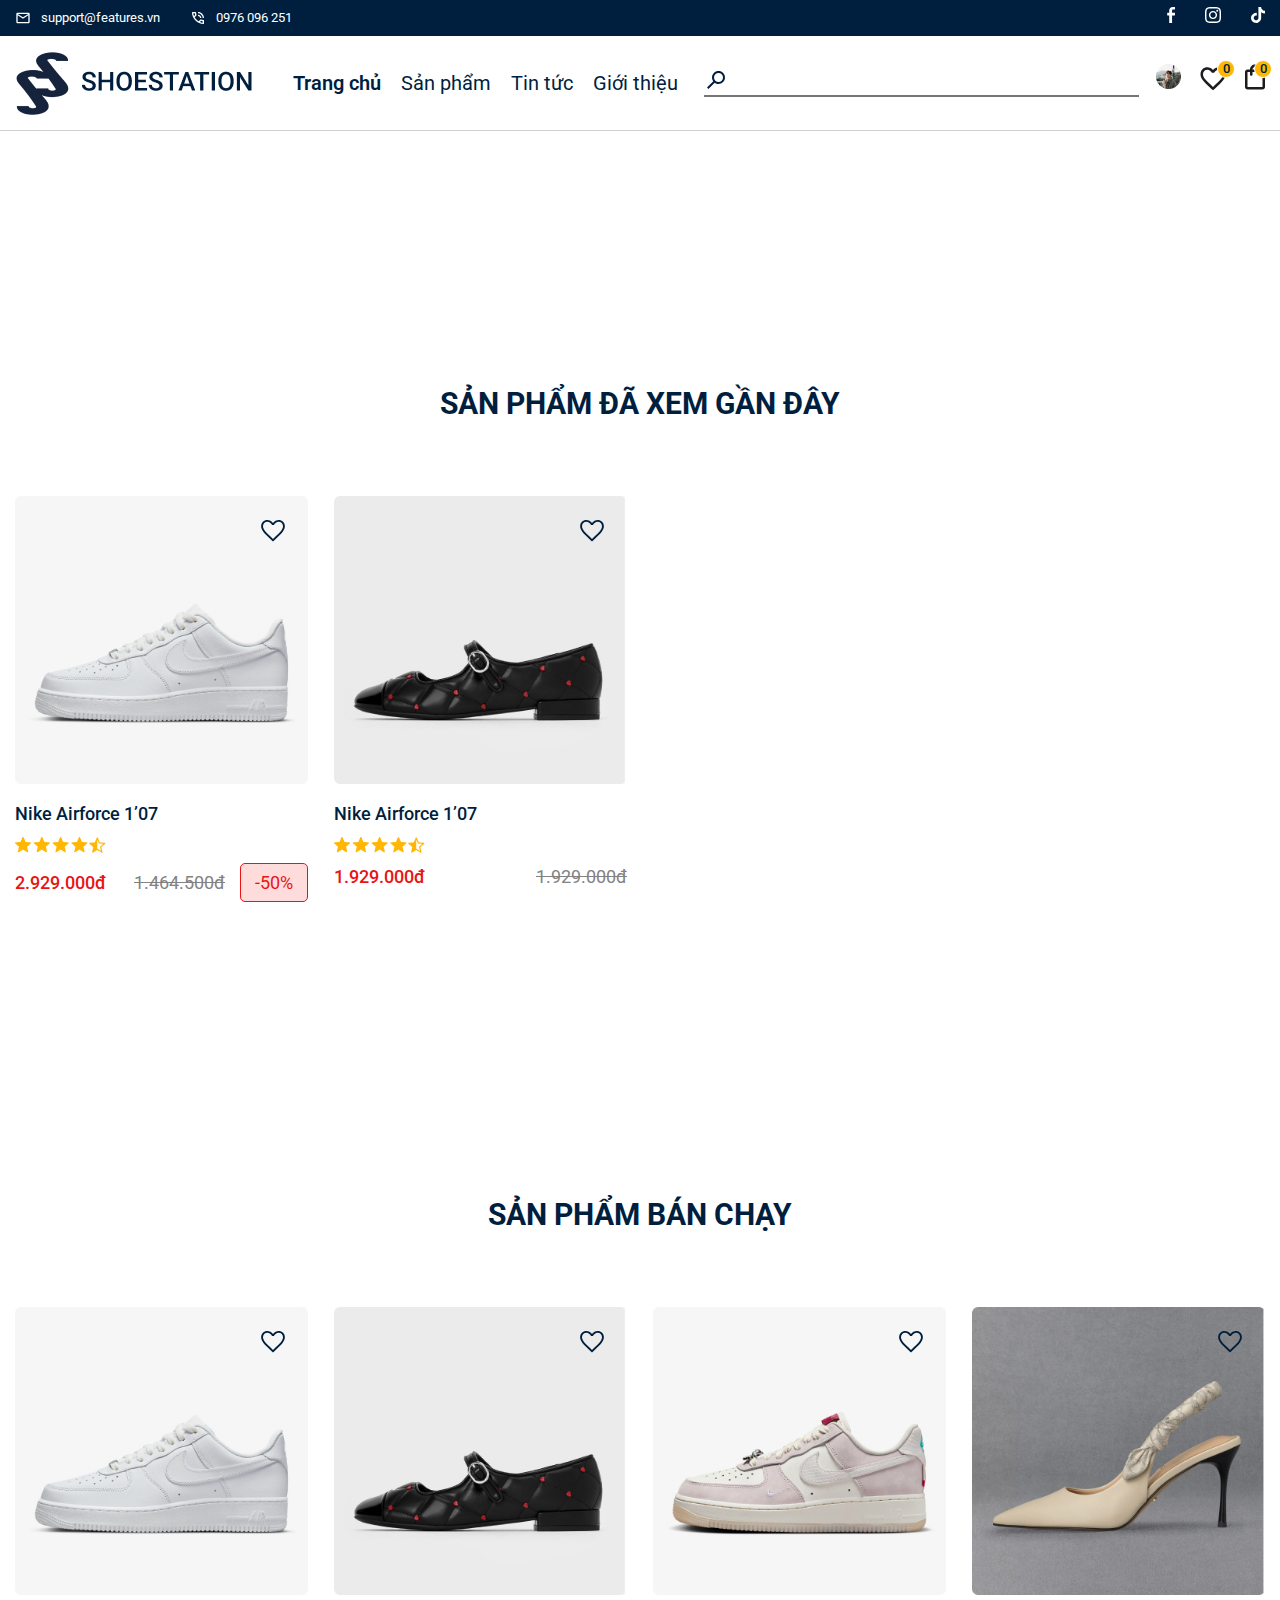
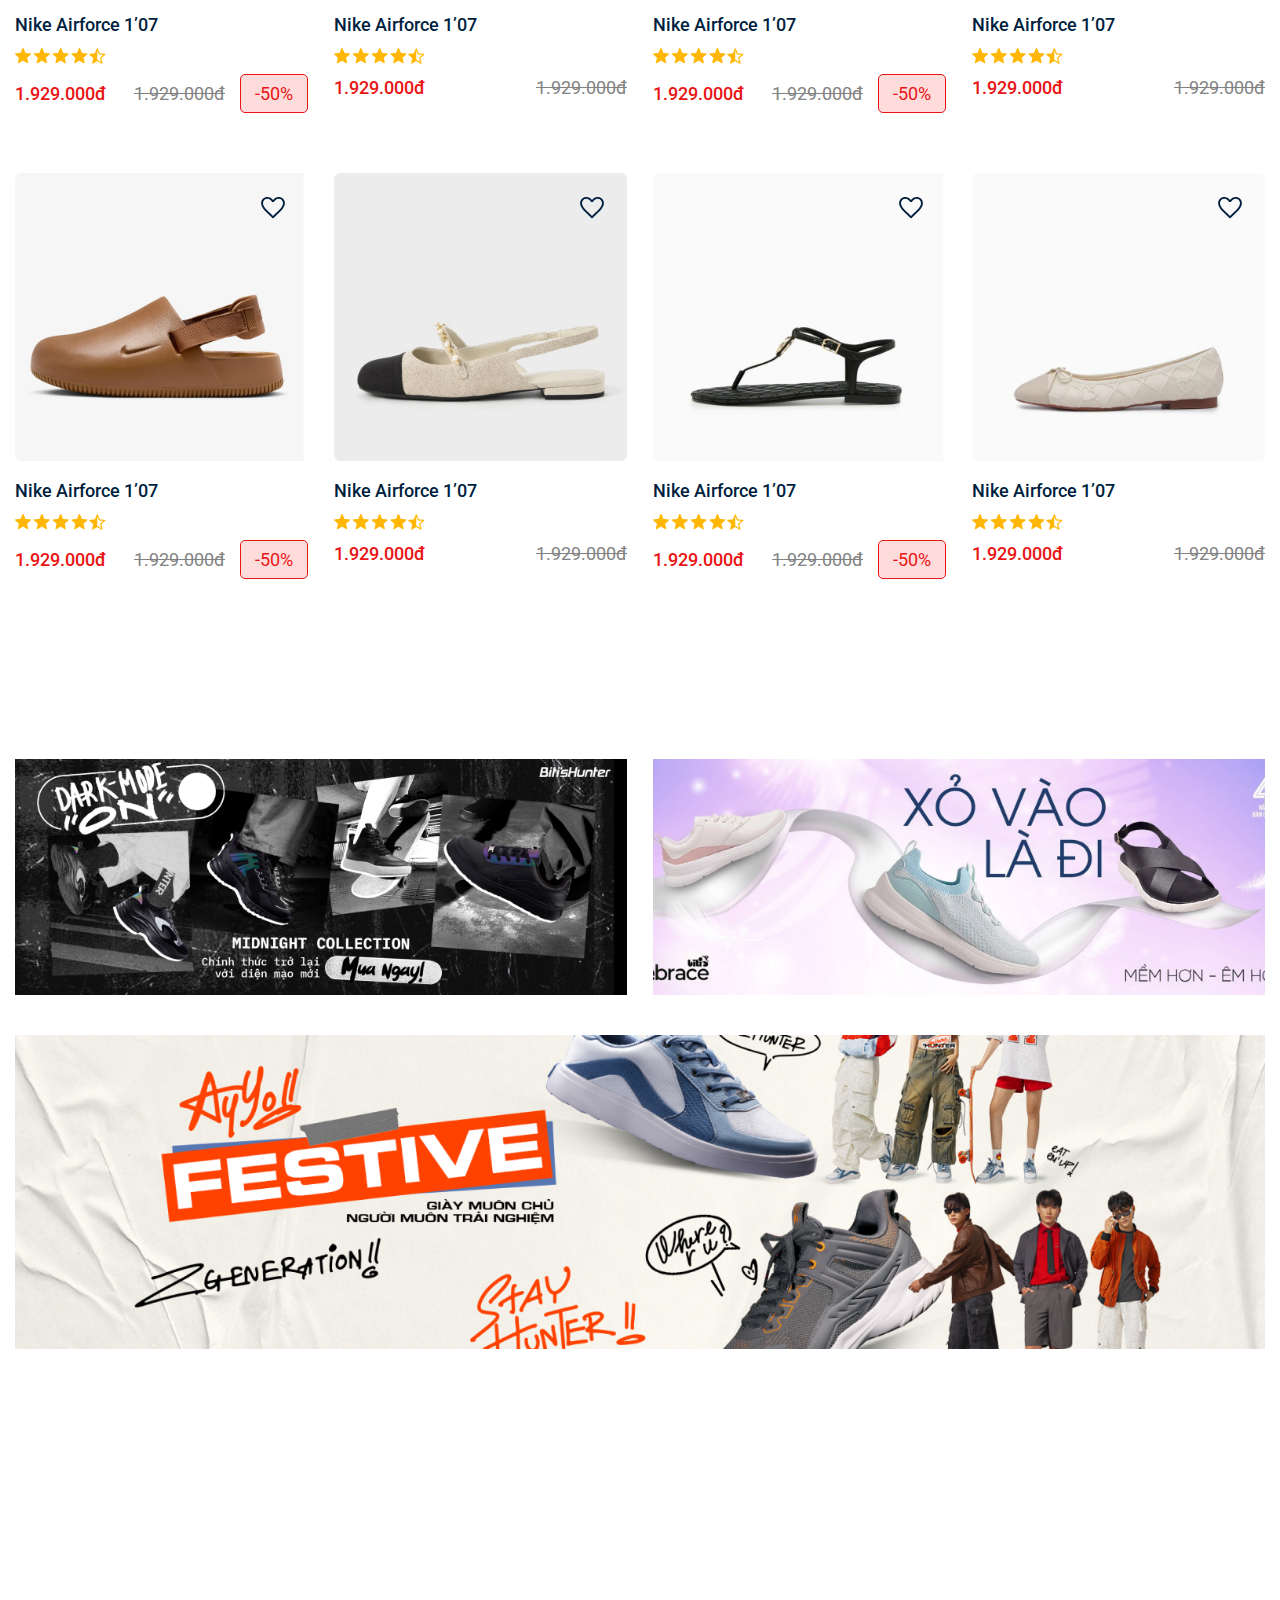
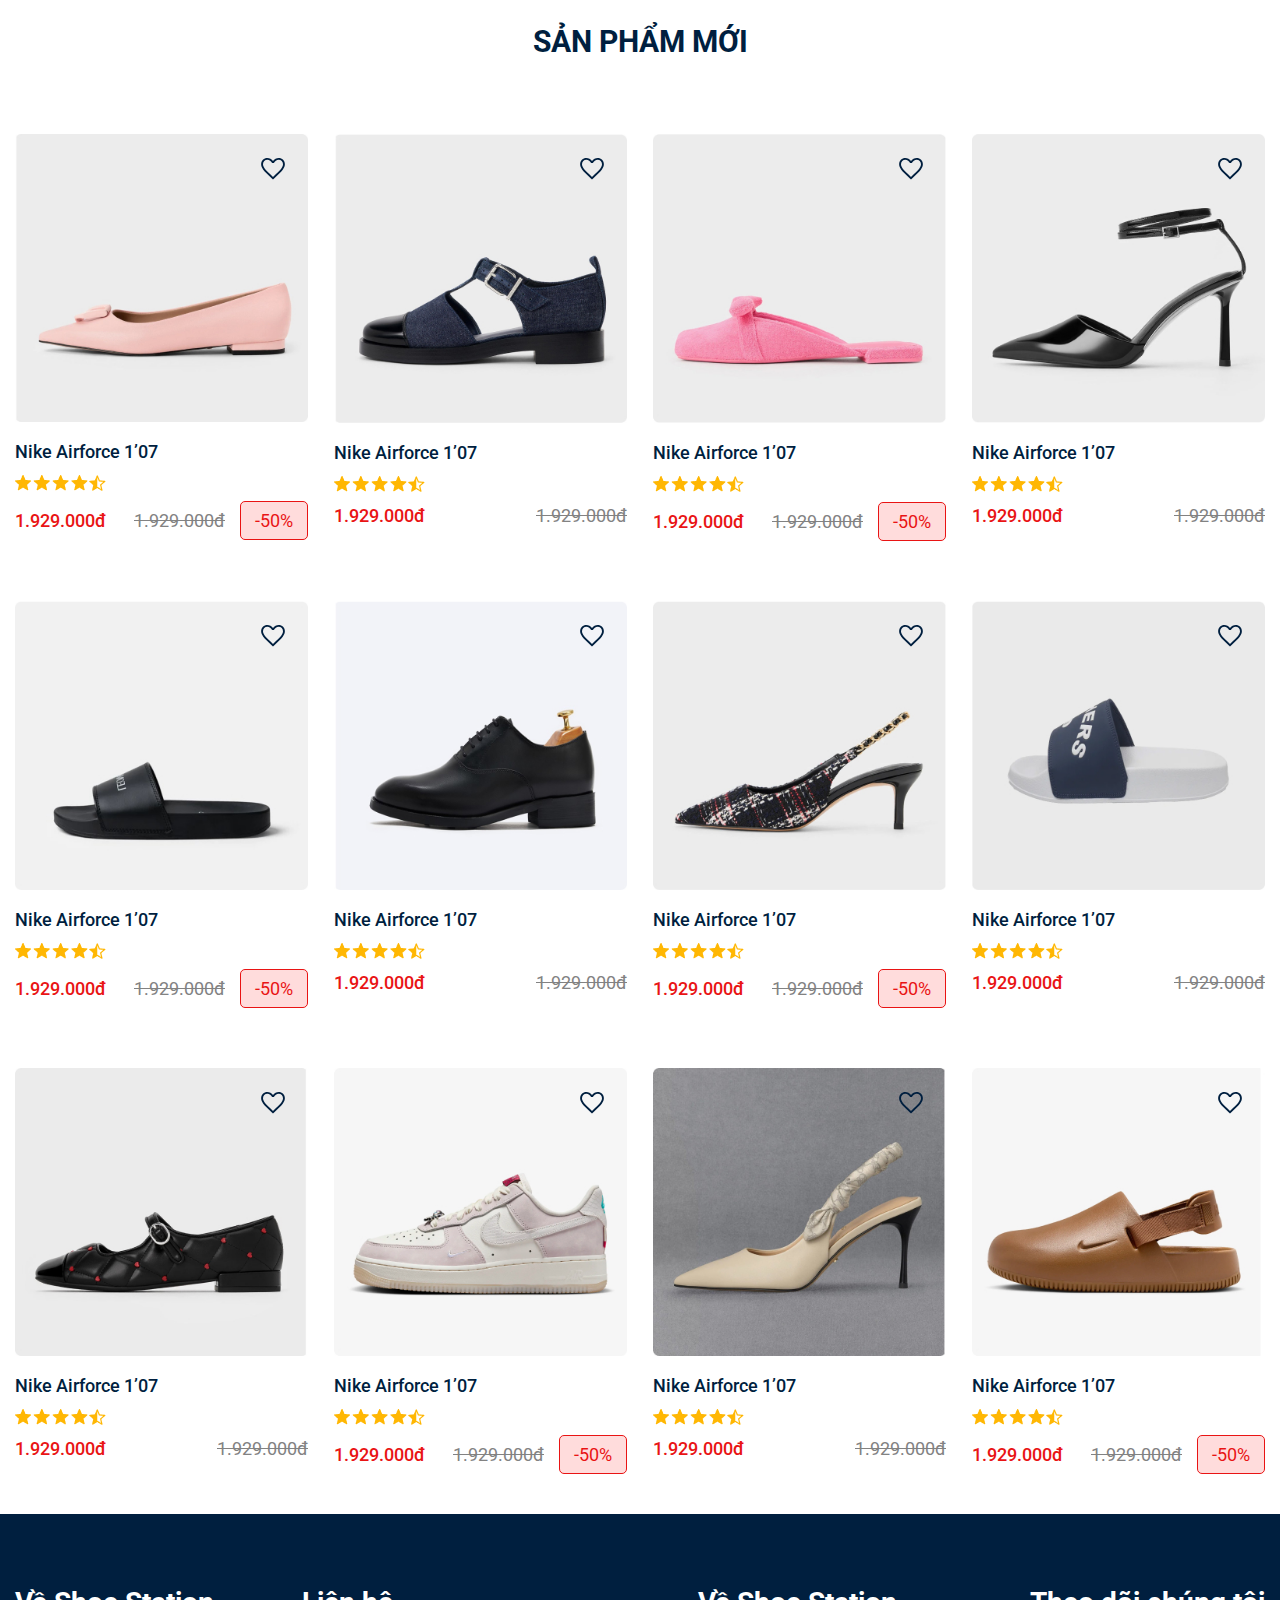
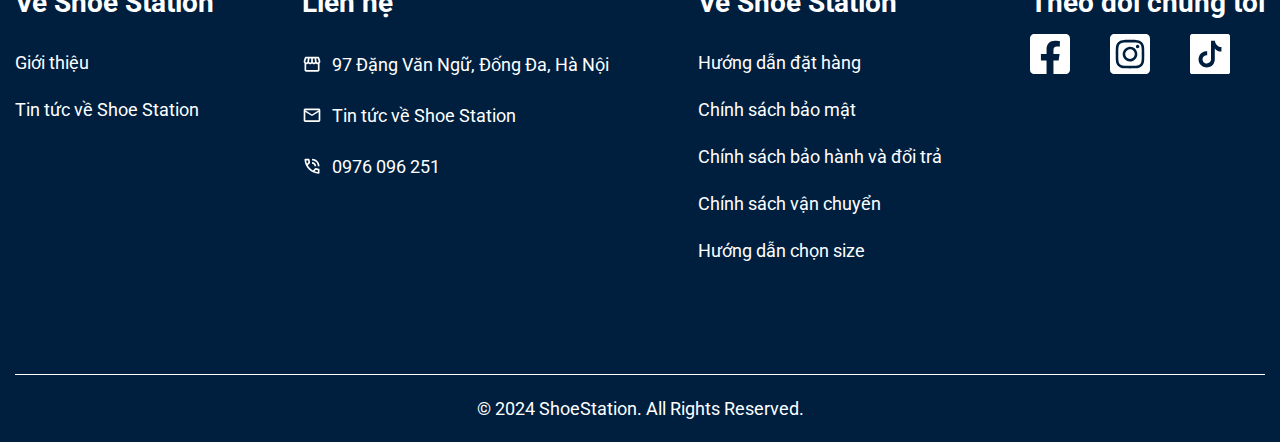
<file: index.html>
<!DOCTYPE html>
<html lang="en">

<head>
  <meta charset="UTF-8">
  <meta name="viewport" content="width=device-width, initial-scale=1.0">
  <link rel="stylesheet" href="./css/style.css">
  <!-- font -->
  <link rel="preconnect" href="https://fonts.googleapis.com">
  <link rel="preconnect" href="https://fonts.gstatic.com" crossorigin>
  <link
    href="https://fonts.googleapis.com/css2?family=Roboto:ital,wght@0,300;0,400;0,500;1,300;1,400;1,500&display=swap"
    rel="stylesheet">
  <title>Shoestation</title>
</head>

<body>
  <div class="header-top">
    <div class="container">
      <div class="header-top__box">
        <div class="header-top__left">
          <div class="header-top__email">
            <svg xmlns="http://www.w3.org/2000/svg" width="16" height="16" viewBox="0 0 16 16" fill="none">
              <mask id="mask0_147_8189" style="mask-type:alpha" maskUnits="userSpaceOnUse" x="0" y="0" width="16"
                height="16">
                <rect width="16" height="16" fill="#D9D9D9" />
              </mask>
              <g mask="url(#mask0_147_8189)">
                <path
                  d="M2.66536 13.3327C2.2987 13.3327 1.98481 13.2021 1.7237 12.941C1.46259 12.6799 1.33203 12.366 1.33203 11.9993V3.99935C1.33203 3.63268 1.46259 3.31879 1.7237 3.05768C1.98481 2.79657 2.2987 2.66602 2.66536 2.66602H13.332C13.6987 2.66602 14.0126 2.79657 14.2737 3.05768C14.5348 3.31879 14.6654 3.63268 14.6654 3.99935V11.9993C14.6654 12.366 14.5348 12.6799 14.2737 12.941C14.0126 13.2021 13.6987 13.3327 13.332 13.3327H2.66536ZM7.9987 8.66602L2.66536 5.33268V11.9993H13.332V5.33268L7.9987 8.66602ZM7.9987 7.33268L13.332 3.99935H2.66536L7.9987 7.33268ZM2.66536 5.33268V3.99935V11.9993V5.33268Z"
                  fill="white" />
              </g>
            </svg>
            <a href="#">support@features.vn</a>
          </div>
          <div class="header-top__phone">
            <svg xmlns="http://www.w3.org/2000/svg" width="16" height="16" viewBox="0 0 16 16" fill="none">
              <mask id="mask0_147_8195" style="mask-type:alpha" maskUnits="userSpaceOnUse" x="0" y="0" width="16"
                height="16">
                <rect width="16" height="16" fill="#D9D9D9" />
              </mask>
              <g mask="url(#mask0_147_8195)">
                <path
                  d="M12.6667 8C12.6667 6.7 12.2139 5.59722 11.3083 4.69167C10.4028 3.78611 9.3 3.33333 8 3.33333V2C8.83333 2 9.61389 2.15833 10.3417 2.475C11.0694 2.79167 11.7028 3.21944 12.2417 3.75833C12.7806 4.29722 13.2083 4.93056 13.525 5.65833C13.8417 6.38611 14 7.16667 14 8H12.6667ZM10 8C10 7.44444 9.80556 6.97222 9.41667 6.58333C9.02778 6.19444 8.55556 6 8 6V4.66667C8.92222 4.66667 9.70833 4.99167 10.3583 5.64167C11.0083 6.29167 11.3333 7.07778 11.3333 8H10ZM13.3 14C11.9111 14 10.5389 13.6972 9.18333 13.0917C7.82778 12.4861 6.59444 11.6278 5.48333 10.5167C4.37222 9.40556 3.51389 8.17222 2.90833 6.81667C2.30278 5.46111 2 4.08889 2 2.7C2 2.5 2.06667 2.33333 2.2 2.2C2.33333 2.06667 2.5 2 2.7 2H5.4C5.55556 2 5.69444 2.05278 5.81667 2.15833C5.93889 2.26389 6.01111 2.38889 6.03333 2.53333L6.46667 4.86667C6.48889 5.04444 6.48333 5.19444 6.45 5.31667C6.41667 5.43889 6.35556 5.54444 6.26667 5.63333L4.65 7.26667C4.87222 7.67778 5.13611 8.075 5.44167 8.45833C5.74722 8.84167 6.08333 9.21111 6.45 9.56667C6.79444 9.91111 7.15556 10.2306 7.53333 10.525C7.91111 10.8194 8.31111 11.0889 8.73333 11.3333L10.3 9.76667C10.4 9.66667 10.5306 9.59167 10.6917 9.54167C10.8528 9.49167 11.0111 9.47778 11.1667 9.5L13.4667 9.96667C13.6222 10.0111 13.75 10.0917 13.85 10.2083C13.95 10.325 14 10.4556 14 10.6V13.3C14 13.5 13.9333 13.6667 13.8 13.8C13.6667 13.9333 13.5 14 13.3 14ZM4.01667 6L5.11667 4.9L4.83333 3.33333H3.35C3.40556 3.78889 3.48333 4.23889 3.58333 4.68333C3.68333 5.12778 3.82778 5.56667 4.01667 6ZM9.98333 11.9667C10.4167 12.1556 10.8583 12.3056 11.3083 12.4167C11.7583 12.5278 12.2111 12.6 12.6667 12.6333V11.1667L11.1 10.85L9.98333 11.9667Z"
                  fill="white" />
              </g>
            </svg>
            <a href="#">0976 096 251</a>
          </div>
        </div>
        <div class="header-top__right">
          <a href="#">
            <svg xmlns="http://www.w3.org/2000/svg" width="8" height="16" viewBox="0 0 8 16" fill="none">
              <path
                d="M2.21796 16V8.49234H0.234375V5.78922H2.21796V3.4804C2.21796 1.66611 3.38967 0 6.08955 0C7.18268 0 7.99101 0.10488 7.99101 0.10488L7.92732 2.62914C7.92732 2.62914 7.10296 2.6211 6.20338 2.6211C5.22976 2.6211 5.07377 3.07014 5.07377 3.81544V5.78922H8.00471L7.87718 8.49234H5.07377V16H2.21796Z"
                fill="white" />
            </svg>
          </a>
          <a href="#">
            <svg xmlns="http://www.w3.org/2000/svg" width="16" height="16" viewBox="0 0 16 16" fill="none">
              <path
                d="M5.33788 8C5.33788 6.5273 6.53146 5.33312 8.00423 5.33312C9.47699 5.33312 10.6712 6.5273 10.6712 8C10.6712 9.4727 9.47699 10.6669 8.00423 10.6669C6.53146 10.6669 5.33788 9.4727 5.33788 8ZM3.89616 8C3.89616 10.2688 5.73534 12.1079 8.00423 12.1079C10.2731 12.1079 12.1123 10.2688 12.1123 8C12.1123 5.7312 10.2731 3.8921 8.00423 3.8921C5.73534 3.8921 3.89616 5.7312 3.89616 8ZM11.3149 3.72922C11.3147 4.25941 11.7443 4.68939 12.2745 4.6896C12.8048 4.68981 13.2348 4.26018 13.235 3.72998C13.2352 3.19979 12.8055 2.76981 12.2753 2.7696C11.7453 2.76985 11.3153 3.19928 11.3149 3.72922ZM4.7721 14.5118C3.9921 14.4763 3.56814 14.3464 3.28641 14.2366C2.91289 14.0912 2.64638 13.918 2.36618 13.6382C2.08597 13.3584 1.91253 13.0922 1.76775 12.7187C1.65792 12.4371 1.528 12.013 1.49254 11.233C1.45376 10.3898 1.44601 10.1364 1.44601 8.00006C1.44601 5.86368 1.4544 5.61107 1.49254 4.7671C1.52806 3.98714 1.65895 3.5639 1.76775 3.28147C1.91317 2.90797 2.08636 2.64147 2.36618 2.36128C2.646 2.08109 2.91225 1.90765 3.28641 1.76288C3.56802 1.65306 3.9921 1.52314 4.7721 1.48768C5.61539 1.4489 5.86872 1.44115 8.00423 1.44115C10.1397 1.44115 10.3933 1.44954 11.2373 1.48768C12.0173 1.5232 12.4406 1.65408 12.723 1.76288C13.0965 1.90765 13.363 2.08147 13.6432 2.36128C13.9234 2.64109 14.0962 2.90797 14.2417 3.28147C14.3515 3.56307 14.4814 3.98714 14.5169 4.7671C14.5557 5.61107 14.5634 5.86368 14.5634 8.00006C14.5634 10.1364 14.5557 10.3891 14.5169 11.233C14.4813 12.013 14.3508 12.4369 14.2417 12.7187C14.0962 13.0922 13.9231 13.3587 13.6432 13.6382C13.3634 13.9178 13.0965 14.0912 12.723 14.2366C12.4414 14.3464 12.0173 14.4764 11.2373 14.5118C10.394 14.5506 10.1407 14.5583 8.00423 14.5583C5.86776 14.5583 5.61514 14.5506 4.7721 14.5118ZM4.70585 0.048448C3.85417 0.087232 3.2722 0.222272 2.76395 0.420032C2.2376 0.624256 1.79201 0.89824 1.34674 1.34278C0.901478 1.78733 0.628187 2.2336 0.423955 2.75994C0.226187 3.26848 0.0911417 3.85011 0.0523562 4.70176C0.0129306 5.55475 0.00390625 5.82746 0.00390625 8C0.00390625 10.1725 0.0129306 10.4452 0.0523562 11.2982C0.0911417 12.15 0.226187 12.7315 0.423955 13.2401C0.628187 13.7661 0.901542 14.2129 1.34674 14.6572C1.79195 15.1016 2.2376 15.3752 2.76395 15.58C3.27316 15.7777 3.85417 15.9128 4.70585 15.9516C5.55933 15.9903 5.8316 16 8.00423 16C10.1769 16 10.4496 15.991 11.3026 15.9516C12.1543 15.9128 12.7359 15.7777 13.2445 15.58C13.7705 15.3752 14.2164 15.1018 14.6617 14.6572C15.107 14.2127 15.3797 13.7661 15.5845 13.2401C15.7823 12.7315 15.918 12.1499 15.9561 11.2982C15.9949 10.4446 16.0039 10.1725 16.0039 8C16.0039 5.82746 15.9949 5.55475 15.9561 4.70176C15.9173 3.85005 15.7823 3.26816 15.5845 2.75994C15.3797 2.23392 15.1063 1.78803 14.6617 1.34278C14.2171 0.897536 13.7705 0.624256 13.2451 0.420032C12.7359 0.222272 12.1543 0.086592 11.3032 0.048448C10.4502 0.009664 10.1775 0 8.00487 0C5.83224 0 5.55933 0.009024 4.70585 0.048448Z"
                fill="white" />
            </svg>
          </a>
          <a href="#">
            <svg xmlns="http://www.w3.org/2000/svg" width="14" height="16" viewBox="0 0 14 16" fill="none">
              <path
                d="M13.9998 6.55969C12.6241 6.56298 11.282 6.13392 10.1633 5.33313V10.9181C10.1629 11.9525 9.84674 12.9622 9.25706 13.812C8.66738 14.6619 7.83229 15.3115 6.86347 15.6739C5.89464 16.0364 4.83825 16.0944 3.83556 15.8402C2.83286 15.5861 1.93165 15.0319 1.25243 14.2517C0.573211 13.4716 0.148357 12.5026 0.0346788 11.4745C-0.0789997 10.4464 0.123915 9.40803 0.616291 8.49833C1.10867 7.58863 1.86704 6.85093 2.78999 6.38387C3.71294 5.91681 4.75649 5.74265 5.7811 5.88469V8.69375C5.31224 8.54627 4.80876 8.55071 4.34258 8.70644C3.87639 8.86217 3.47134 9.16123 3.18525 9.56089C2.89916 9.96056 2.74668 10.4404 2.74958 10.9319C2.75247 11.4234 2.9106 11.9014 3.20137 12.2977C3.49214 12.694 3.9007 12.9882 4.36868 13.1385C4.83667 13.2887 5.34016 13.2872 5.80725 13.1342C6.27434 12.9812 6.68115 12.6845 6.96957 12.2866C7.258 11.8886 7.4133 11.4096 7.41329 10.9181V0H10.1633C10.1614 0.232231 10.1808 0.464146 10.2214 0.692813C10.317 1.20328 10.5157 1.68888 10.8053 2.11992C11.095 2.55096 11.4696 2.91837 11.9061 3.19969C12.5272 3.61034 13.2553 3.82922 13.9998 3.82906V6.55969Z"
                fill="white" />
            </svg>
          </a>
        </div>
      </div>
    </div>
  </div>
  <header class="section-header">
    <div class="container">
      <div class="header">
        <div class="header__logo">
          <img src="./images/logo.png" alt="logo">
        </div>
        <ul class="header__menu">
          <li class="header__menu-primary"><a href="#">Trang chủ</a></li>
          <li> <a href="product.html">Sản phẩm</a></li>
          <li><a href="tintuc.html">Tin tức</a></li>
          <li><a href="gioithieu.html">Giới thiệu</a></li>
        </ul>
        <div class="header__right">
          <div class="header__right-search">
            <svg xmlns="http://www.w3.org/2000/svg" width="24" height="24" viewBox="0 0 24 24" fill="none">
              <mask id="mask0_147_8231" style="mask-type:alpha" maskUnits="userSpaceOnUse" x="0" y="0" width="24"
                height="24">
                <rect width="24" height="24" transform="matrix(-1 0 0 1 24 0)" fill="#D9D9D9" />
              </mask>
              <g mask="url(#mask0_147_8231)">
                <path
                  d="M4.4 21L10.7 14.7C11.2 15.1 11.775 15.4167 12.425 15.65C13.075 15.8833 13.7667 16 14.5 16C16.3167 16 17.8542 15.3708 19.1125 14.1125C20.3708 12.8542 21 11.3167 21 9.5C21 7.68333 20.3708 6.14583 19.1125 4.8875C17.8542 3.62917 16.3167 3 14.5 3C12.6833 3 11.1458 3.62917 9.8875 4.8875C8.62917 6.14583 8 7.68333 8 9.5C8 10.2333 8.11667 10.925 8.35 11.575C8.58333 12.225 8.9 12.8 9.3 13.3L3 19.6L4.4 21ZM14.5 14C13.25 14 12.1875 13.5625 11.3125 12.6875C10.4375 11.8125 10 10.75 10 9.5C10 8.25 10.4375 7.1875 11.3125 6.3125C12.1875 5.4375 13.25 5 14.5 5C15.75 5 16.8125 5.4375 17.6875 6.3125C18.5625 7.1875 19 8.25 19 9.5C19 10.75 18.5625 11.8125 17.6875 12.6875C16.8125 13.5625 15.75 14 14.5 14Z"
                  fill="#001F3F" />
              </g>
            </svg>
            <input type="text">
          </div>
          <div class="header__list-icon">
            <a href="#" class="header__avata"><img src="./images/avata.png" alt="avata">
            </a>
            <a href="#" class="header__wishlist">
              <svg xmlns="http://www.w3.org/2000/svg" width="30" height="30" viewBox="0 0 30 30" fill="none">
                <mask id="mask0_147_8240" style="mask-type:alpha" maskUnits="userSpaceOnUse" x="0" y="0" width="30"
                  height="30">
                  <rect width="30" height="30" fill="#D9D9D9" />
                </mask>
                <g mask="url(#mask0_147_8240)">
                  <path
                    d="M15 26.25L13.1875 24.625C11.0833 22.7292 9.34375 21.0938 7.96875 19.7188C6.59375 18.3437 5.5 17.1094 4.6875 16.0156C3.875 14.9219 3.30729 13.9167 2.98438 13C2.66146 12.0833 2.5 11.1458 2.5 10.1875C2.5 8.22917 3.15625 6.59375 4.46875 5.28125C5.78125 3.96875 7.41667 3.3125 9.375 3.3125C10.4583 3.3125 11.4896 3.54167 12.4687 4C13.4479 4.45833 14.2917 5.10417 15 5.9375C15.7083 5.10417 16.5521 4.45833 17.5313 4C18.5104 3.54167 19.5417 3.3125 20.625 3.3125C22.5833 3.3125 24.2188 3.96875 25.5313 5.28125C26.8438 6.59375 27.5 8.22917 27.5 10.1875C27.5 11.1458 27.3385 12.0833 27.0156 13C26.6927 13.9167 26.125 14.9219 25.3125 16.0156C24.5 17.1094 23.4063 18.3437 22.0312 19.7188C20.6562 21.0938 18.9167 22.7292 16.8125 24.625L15 26.25ZM15 22.875C17 21.0833 18.6458 19.5469 19.9375 18.2656C21.2292 16.9844 22.25 15.8698 23 14.9219C23.75 13.974 24.2708 13.1302 24.5625 12.3906C24.8542 11.651 25 10.9167 25 10.1875C25 8.9375 24.5833 7.89583 23.75 7.0625C22.9167 6.22917 21.875 5.8125 20.625 5.8125C19.6458 5.8125 18.7396 6.08854 17.9062 6.64063C17.0729 7.19271 16.5 7.89583 16.1875 8.75H13.8125C13.5 7.89583 12.9271 7.19271 12.0938 6.64063C11.2604 6.08854 10.3542 5.8125 9.375 5.8125C8.125 5.8125 7.08333 6.22917 6.25 7.0625C5.41667 7.89583 5 8.9375 5 10.1875C5 10.9167 5.14583 11.651 5.4375 12.3906C5.72917 13.1302 6.25 13.974 7 14.9219C7.75 15.8698 8.77083 16.9844 10.0625 18.2656C11.3542 19.5469 13 21.0833 15 22.875Z"
                    fill="#1C1B1F" />
                </g>
              </svg>
              <span>0</span>
            </a>
            <a href="#" class="header__cart">
              <svg xmlns="http://www.w3.org/2000/svg" width="20" height="26" viewBox="0 0 20 26" fill="none">
                <path
                  d="M2.5 25.5C1.8125 25.5 1.22396 25.2552 0.734375 24.7656C0.244792 24.276 0 23.6875 0 23V8C0 7.3125 0.244792 6.72396 0.734375 6.23438C1.22396 5.74479 1.8125 5.5 2.5 5.5H5C5 4.125 5.48958 2.94792 6.46875 1.96875C7.44792 0.989583 8.625 0.5 10 0.5C11.375 0.5 12.5521 0.989583 13.5312 1.96875C14.5104 2.94792 15 4.125 15 5.5H17.5C18.1875 5.5 18.776 5.74479 19.2656 6.23438C19.7552 6.72396 20 7.3125 20 8V23C20 23.6875 19.7552 24.276 19.2656 24.7656C18.776 25.2552 18.1875 25.5 17.5 25.5H2.5ZM2.5 23H17.5V8H15V10.5C15 10.8542 14.8802 11.151 14.6406 11.3906C14.401 11.6302 14.1042 11.75 13.75 11.75C13.3958 11.75 13.099 11.6302 12.8594 11.3906C12.6198 11.151 12.5 10.8542 12.5 10.5V8H7.5V10.5C7.5 10.8542 7.38021 11.151 7.14063 11.3906C6.90104 11.6302 6.60417 11.75 6.25 11.75C5.89583 11.75 5.59896 11.6302 5.35937 11.3906C5.11979 11.151 5 10.8542 5 10.5V8H2.5V23ZM7.5 5.5H12.5C12.5 4.8125 12.2552 4.22396 11.7656 3.73438C11.276 3.24479 10.6875 3 10 3C9.3125 3 8.72396 3.24479 8.23438 3.73438C7.74479 4.22396 7.5 4.8125 7.5 5.5Z"
                  fill="#1C1B1F" />
              </svg>
              <span>0</span>
            </a>
          </div>
        </div>
      </div>
    </div>
  </header>
  <!-- san pham da xem gan day -->
  <section class="section">
    <div class="container">
      <h2 class="title">SẢN PHẨM ĐÃ XEM GẦN ĐÂY</h2>
      <div class="row">
        <div class="col" style="--col-xs: 6; --col-md: 4; --col-lg: 3; --col-xl: 3">
          <a href="#" class="product">
            <div class="product__box-img">
              <img src="./images/product.jpg" alt="product">

              <svg xmlns="http://www.w3.org/2000/svg" width="24" height="23" viewBox="0 0 24 23" fill="none">
                <path
                  d="M12 22.4086L10.6202 21.1682C8.54808 19.2884 6.83454 17.673 5.47956 16.3221C4.1246 14.9711 3.0509 13.7688 2.25844 12.7151C1.46596 11.6614 0.912271 10.7003 0.597375 9.83169C0.282458 8.9631 0.125 8.0817 0.125 7.18747C0.125 5.41345 0.723156 3.92828 1.91947 2.73197C3.11578 1.53566 4.60095 0.9375 6.37497 0.9375C7.46632 0.9375 8.49757 1.19272 9.46872 1.70316C10.4399 2.21357 11.2836 2.94554 12 3.89906C12.7163 2.94554 13.5601 2.21357 14.5312 1.70316C15.5024 1.19272 16.5336 0.9375 17.625 0.9375C19.399 0.9375 20.8842 1.53566 22.0805 2.73197C23.2768 3.92828 23.8749 5.41345 23.8749 7.18747C23.8749 8.0817 23.7175 8.9631 23.4026 9.83169C23.0877 10.7003 22.534 11.6614 21.7415 12.7151C20.949 13.7688 19.8773 14.9711 18.5264 16.3221C17.1754 17.673 15.4599 19.2884 13.3798 21.1682L12 22.4086ZM12 19.875C14 18.0753 15.6458 16.5328 16.9375 15.2476C18.2291 13.9623 19.25 12.8457 20 11.8978C20.75 10.9499 21.2708 10.1081 21.5625 9.37256C21.8541 8.63698 22 7.90862 22 7.18747C22 5.93747 21.5833 4.8958 20.75 4.06247C19.9166 3.22914 18.875 2.81247 17.625 2.81247C16.6378 2.81247 15.7255 3.09252 14.8882 3.65263C14.0509 4.21271 13.3878 4.99196 12.899 5.99038H11.1009C10.6041 4.98396 9.93908 4.2027 9.10575 3.6466C8.27242 3.09051 7.36216 2.81247 6.37497 2.81247C5.13299 2.81247 4.09332 3.22914 3.25597 4.06247C2.41864 4.8958 1.99997 5.93747 1.99997 7.18747C1.99997 7.90862 2.1458 8.63698 2.43747 9.37256C2.72914 10.1081 3.24997 10.9499 3.99997 11.8978C4.74997 12.8457 5.7708 13.9603 7.06247 15.2416C8.35414 16.5228 9.99997 18.0673 12 19.875Z"
                  fill="#001F3F" />
              </svg>

            </div>
            <div class="product__content">
              <div class="product__name">Nike Airforce 1’07</div>
              <div class="product__star">
                <img src="./images/star.png" alt="star">
              </div>
              <div class="product__price">
                <div>
                  <span class="product__price-now">2.929.000đ</span>
                  <span class="product__price-del">1.464.500đ</span>
                </div>
                <div class="product__sale">-50%</div>
              </div>
            </div>
          </a>
        </div>
        <div class="col" style="--col-xs: 6; --col-md: 4; --col-lg: 3; --col-xl: 3">
          <a href="#" class="product">
            <div class="product__box-img">
              <img src="./images/product2.jpg" alt="product">

              <svg xmlns="http://www.w3.org/2000/svg" width="24" height="23" viewBox="0 0 24 23" fill="none">
                <path
                  d="M12 22.4086L10.6202 21.1682C8.54808 19.2884 6.83454 17.673 5.47956 16.3221C4.1246 14.9711 3.0509 13.7688 2.25844 12.7151C1.46596 11.6614 0.912271 10.7003 0.597375 9.83169C0.282458 8.9631 0.125 8.0817 0.125 7.18747C0.125 5.41345 0.723156 3.92828 1.91947 2.73197C3.11578 1.53566 4.60095 0.9375 6.37497 0.9375C7.46632 0.9375 8.49757 1.19272 9.46872 1.70316C10.4399 2.21357 11.2836 2.94554 12 3.89906C12.7163 2.94554 13.5601 2.21357 14.5312 1.70316C15.5024 1.19272 16.5336 0.9375 17.625 0.9375C19.399 0.9375 20.8842 1.53566 22.0805 2.73197C23.2768 3.92828 23.8749 5.41345 23.8749 7.18747C23.8749 8.0817 23.7175 8.9631 23.4026 9.83169C23.0877 10.7003 22.534 11.6614 21.7415 12.7151C20.949 13.7688 19.8773 14.9711 18.5264 16.3221C17.1754 17.673 15.4599 19.2884 13.3798 21.1682L12 22.4086ZM12 19.875C14 18.0753 15.6458 16.5328 16.9375 15.2476C18.2291 13.9623 19.25 12.8457 20 11.8978C20.75 10.9499 21.2708 10.1081 21.5625 9.37256C21.8541 8.63698 22 7.90862 22 7.18747C22 5.93747 21.5833 4.8958 20.75 4.06247C19.9166 3.22914 18.875 2.81247 17.625 2.81247C16.6378 2.81247 15.7255 3.09252 14.8882 3.65263C14.0509 4.21271 13.3878 4.99196 12.899 5.99038H11.1009C10.6041 4.98396 9.93908 4.2027 9.10575 3.6466C8.27242 3.09051 7.36216 2.81247 6.37497 2.81247C5.13299 2.81247 4.09332 3.22914 3.25597 4.06247C2.41864 4.8958 1.99997 5.93747 1.99997 7.18747C1.99997 7.90862 2.1458 8.63698 2.43747 9.37256C2.72914 10.1081 3.24997 10.9499 3.99997 11.8978C4.74997 12.8457 5.7708 13.9603 7.06247 15.2416C8.35414 16.5228 9.99997 18.0673 12 19.875Z"
                  fill="#001F3F" />
              </svg>
            </div>
            <div class="product__content">
              <div class="product__name">Nike Airforce 1’07</div>
              <div class="product__star">
                <img src="./images/star.png" alt="star">
              </div>
              <div class="product__price">
                <span class="product__price-now">1.929.000đ</span>
                <span class="product__price-del">1.929.000đ</span>
              </div>
            </div>
          </a>
        </div>
      </div>
    </div>
  </section>
  <!-- san pham ban -->
  <section class="section">
    <div class="container">
      <h2 class="title">SẢN PHẨM BÁN CHẠY</h2>
      <div class="row">
        <div class="col" style="--col-xs: 6; --col-md: 4; --col-lg: 3; --col-xl: 3">
          <a href="#" class="product">
            <div class="product__box-img">
              <img src="./images/product.jpg" alt="product">

              <svg xmlns="http://www.w3.org/2000/svg" width="24" height="23" viewBox="0 0 24 23" fill="none">
                <path
                  d="M12 22.4086L10.6202 21.1682C8.54808 19.2884 6.83454 17.673 5.47956 16.3221C4.1246 14.9711 3.0509 13.7688 2.25844 12.7151C1.46596 11.6614 0.912271 10.7003 0.597375 9.83169C0.282458 8.9631 0.125 8.0817 0.125 7.18747C0.125 5.41345 0.723156 3.92828 1.91947 2.73197C3.11578 1.53566 4.60095 0.9375 6.37497 0.9375C7.46632 0.9375 8.49757 1.19272 9.46872 1.70316C10.4399 2.21357 11.2836 2.94554 12 3.89906C12.7163 2.94554 13.5601 2.21357 14.5312 1.70316C15.5024 1.19272 16.5336 0.9375 17.625 0.9375C19.399 0.9375 20.8842 1.53566 22.0805 2.73197C23.2768 3.92828 23.8749 5.41345 23.8749 7.18747C23.8749 8.0817 23.7175 8.9631 23.4026 9.83169C23.0877 10.7003 22.534 11.6614 21.7415 12.7151C20.949 13.7688 19.8773 14.9711 18.5264 16.3221C17.1754 17.673 15.4599 19.2884 13.3798 21.1682L12 22.4086ZM12 19.875C14 18.0753 15.6458 16.5328 16.9375 15.2476C18.2291 13.9623 19.25 12.8457 20 11.8978C20.75 10.9499 21.2708 10.1081 21.5625 9.37256C21.8541 8.63698 22 7.90862 22 7.18747C22 5.93747 21.5833 4.8958 20.75 4.06247C19.9166 3.22914 18.875 2.81247 17.625 2.81247C16.6378 2.81247 15.7255 3.09252 14.8882 3.65263C14.0509 4.21271 13.3878 4.99196 12.899 5.99038H11.1009C10.6041 4.98396 9.93908 4.2027 9.10575 3.6466C8.27242 3.09051 7.36216 2.81247 6.37497 2.81247C5.13299 2.81247 4.09332 3.22914 3.25597 4.06247C2.41864 4.8958 1.99997 5.93747 1.99997 7.18747C1.99997 7.90862 2.1458 8.63698 2.43747 9.37256C2.72914 10.1081 3.24997 10.9499 3.99997 11.8978C4.74997 12.8457 5.7708 13.9603 7.06247 15.2416C8.35414 16.5228 9.99997 18.0673 12 19.875Z"
                  fill="#001F3F" />
              </svg>

            </div>
            <div class="product__content">
              <div class="product__name">Nike Airforce 1’07</div>
              <div class="product__star">
                <img src="./images/star.png" alt="star">
              </div>
              <div class="product__price">
                <div>
                  <span class="product__price-now">1.929.000đ</span>
                  <span class="product__price-del">1.929.000đ</span>
                </div>
                <div class="product__sale">-50%</div>
              </div>
            </div>
          </a>
        </div>
        <div class="col" style="--col-xs: 6; --col-md: 4; --col-lg: 3; --col-xl: 3">
          <a href="#" class="product">
            <div class="product__box-img">
              <img src="./images/product2.jpg" alt="product">

              <svg xmlns="http://www.w3.org/2000/svg" width="24" height="23" viewBox="0 0 24 23" fill="none">
                <path
                  d="M12 22.4086L10.6202 21.1682C8.54808 19.2884 6.83454 17.673 5.47956 16.3221C4.1246 14.9711 3.0509 13.7688 2.25844 12.7151C1.46596 11.6614 0.912271 10.7003 0.597375 9.83169C0.282458 8.9631 0.125 8.0817 0.125 7.18747C0.125 5.41345 0.723156 3.92828 1.91947 2.73197C3.11578 1.53566 4.60095 0.9375 6.37497 0.9375C7.46632 0.9375 8.49757 1.19272 9.46872 1.70316C10.4399 2.21357 11.2836 2.94554 12 3.89906C12.7163 2.94554 13.5601 2.21357 14.5312 1.70316C15.5024 1.19272 16.5336 0.9375 17.625 0.9375C19.399 0.9375 20.8842 1.53566 22.0805 2.73197C23.2768 3.92828 23.8749 5.41345 23.8749 7.18747C23.8749 8.0817 23.7175 8.9631 23.4026 9.83169C23.0877 10.7003 22.534 11.6614 21.7415 12.7151C20.949 13.7688 19.8773 14.9711 18.5264 16.3221C17.1754 17.673 15.4599 19.2884 13.3798 21.1682L12 22.4086ZM12 19.875C14 18.0753 15.6458 16.5328 16.9375 15.2476C18.2291 13.9623 19.25 12.8457 20 11.8978C20.75 10.9499 21.2708 10.1081 21.5625 9.37256C21.8541 8.63698 22 7.90862 22 7.18747C22 5.93747 21.5833 4.8958 20.75 4.06247C19.9166 3.22914 18.875 2.81247 17.625 2.81247C16.6378 2.81247 15.7255 3.09252 14.8882 3.65263C14.0509 4.21271 13.3878 4.99196 12.899 5.99038H11.1009C10.6041 4.98396 9.93908 4.2027 9.10575 3.6466C8.27242 3.09051 7.36216 2.81247 6.37497 2.81247C5.13299 2.81247 4.09332 3.22914 3.25597 4.06247C2.41864 4.8958 1.99997 5.93747 1.99997 7.18747C1.99997 7.90862 2.1458 8.63698 2.43747 9.37256C2.72914 10.1081 3.24997 10.9499 3.99997 11.8978C4.74997 12.8457 5.7708 13.9603 7.06247 15.2416C8.35414 16.5228 9.99997 18.0673 12 19.875Z"
                  fill="#001F3F" />
              </svg>
            </div>
            <div class="product__content">
              <div class="product__name">Nike Airforce 1’07</div>
              <div class="product__star">
                <img src="./images/star.png" alt="star">
              </div>
              <div class="product__price">
                <span class="product__price-now">1.929.000đ</span>
                <span class="product__price-del">1.929.000đ</span>
              </div>
            </div>
          </a>
        </div>
        <div class="col" style="--col-xs: 6; --col-md: 4; --col-lg: 3; --col-xl: 3">
          <a href="#" class="product">
            <div class="product__box-img">
              <img src="./images/product3.jpg" alt="product">

              <svg xmlns="http://www.w3.org/2000/svg" width="24" height="23" viewBox="0 0 24 23" fill="none">
                <path
                  d="M12 22.4086L10.6202 21.1682C8.54808 19.2884 6.83454 17.673 5.47956 16.3221C4.1246 14.9711 3.0509 13.7688 2.25844 12.7151C1.46596 11.6614 0.912271 10.7003 0.597375 9.83169C0.282458 8.9631 0.125 8.0817 0.125 7.18747C0.125 5.41345 0.723156 3.92828 1.91947 2.73197C3.11578 1.53566 4.60095 0.9375 6.37497 0.9375C7.46632 0.9375 8.49757 1.19272 9.46872 1.70316C10.4399 2.21357 11.2836 2.94554 12 3.89906C12.7163 2.94554 13.5601 2.21357 14.5312 1.70316C15.5024 1.19272 16.5336 0.9375 17.625 0.9375C19.399 0.9375 20.8842 1.53566 22.0805 2.73197C23.2768 3.92828 23.8749 5.41345 23.8749 7.18747C23.8749 8.0817 23.7175 8.9631 23.4026 9.83169C23.0877 10.7003 22.534 11.6614 21.7415 12.7151C20.949 13.7688 19.8773 14.9711 18.5264 16.3221C17.1754 17.673 15.4599 19.2884 13.3798 21.1682L12 22.4086ZM12 19.875C14 18.0753 15.6458 16.5328 16.9375 15.2476C18.2291 13.9623 19.25 12.8457 20 11.8978C20.75 10.9499 21.2708 10.1081 21.5625 9.37256C21.8541 8.63698 22 7.90862 22 7.18747C22 5.93747 21.5833 4.8958 20.75 4.06247C19.9166 3.22914 18.875 2.81247 17.625 2.81247C16.6378 2.81247 15.7255 3.09252 14.8882 3.65263C14.0509 4.21271 13.3878 4.99196 12.899 5.99038H11.1009C10.6041 4.98396 9.93908 4.2027 9.10575 3.6466C8.27242 3.09051 7.36216 2.81247 6.37497 2.81247C5.13299 2.81247 4.09332 3.22914 3.25597 4.06247C2.41864 4.8958 1.99997 5.93747 1.99997 7.18747C1.99997 7.90862 2.1458 8.63698 2.43747 9.37256C2.72914 10.1081 3.24997 10.9499 3.99997 11.8978C4.74997 12.8457 5.7708 13.9603 7.06247 15.2416C8.35414 16.5228 9.99997 18.0673 12 19.875Z"
                  fill="#001F3F" />
              </svg>

            </div>
            <div class="product__content">
              <div class="product__name">Nike Airforce 1’07</div>
              <div class="product__star">
                <img src="./images/star.png" alt="star">
              </div>
              <div class="product__price">
                <div>
                  <span class="product__price-now">1.929.000đ</span>
                  <span class="product__price-del">1.929.000đ</span>
                </div>
                <div class="product__sale">-50%</div>
              </div>
            </div>
          </a>
        </div>
        <div class="col" style="--col-xs: 6; --col-md: 4; --col-lg: 3; --col-xl: 3">
          <a href="#" class="product">
            <div class="product__box-img">
              <img src="./images/product4.jpg" alt="product">

              <svg xmlns="http://www.w3.org/2000/svg" width="24" height="23" viewBox="0 0 24 23" fill="none">
                <path
                  d="M12 22.4086L10.6202 21.1682C8.54808 19.2884 6.83454 17.673 5.47956 16.3221C4.1246 14.9711 3.0509 13.7688 2.25844 12.7151C1.46596 11.6614 0.912271 10.7003 0.597375 9.83169C0.282458 8.9631 0.125 8.0817 0.125 7.18747C0.125 5.41345 0.723156 3.92828 1.91947 2.73197C3.11578 1.53566 4.60095 0.9375 6.37497 0.9375C7.46632 0.9375 8.49757 1.19272 9.46872 1.70316C10.4399 2.21357 11.2836 2.94554 12 3.89906C12.7163 2.94554 13.5601 2.21357 14.5312 1.70316C15.5024 1.19272 16.5336 0.9375 17.625 0.9375C19.399 0.9375 20.8842 1.53566 22.0805 2.73197C23.2768 3.92828 23.8749 5.41345 23.8749 7.18747C23.8749 8.0817 23.7175 8.9631 23.4026 9.83169C23.0877 10.7003 22.534 11.6614 21.7415 12.7151C20.949 13.7688 19.8773 14.9711 18.5264 16.3221C17.1754 17.673 15.4599 19.2884 13.3798 21.1682L12 22.4086ZM12 19.875C14 18.0753 15.6458 16.5328 16.9375 15.2476C18.2291 13.9623 19.25 12.8457 20 11.8978C20.75 10.9499 21.2708 10.1081 21.5625 9.37256C21.8541 8.63698 22 7.90862 22 7.18747C22 5.93747 21.5833 4.8958 20.75 4.06247C19.9166 3.22914 18.875 2.81247 17.625 2.81247C16.6378 2.81247 15.7255 3.09252 14.8882 3.65263C14.0509 4.21271 13.3878 4.99196 12.899 5.99038H11.1009C10.6041 4.98396 9.93908 4.2027 9.10575 3.6466C8.27242 3.09051 7.36216 2.81247 6.37497 2.81247C5.13299 2.81247 4.09332 3.22914 3.25597 4.06247C2.41864 4.8958 1.99997 5.93747 1.99997 7.18747C1.99997 7.90862 2.1458 8.63698 2.43747 9.37256C2.72914 10.1081 3.24997 10.9499 3.99997 11.8978C4.74997 12.8457 5.7708 13.9603 7.06247 15.2416C8.35414 16.5228 9.99997 18.0673 12 19.875Z"
                  fill="#001F3F" />
              </svg>
            </div>
            <div class="product__content">
              <div class="product__name">Nike Airforce 1’07</div>
              <div class="product__star">
                <img src="./images/star.png" alt="star">
              </div>
              <div class="product__price">
                <span class="product__price-now">1.929.000đ</span>
                <span class="product__price-del">1.929.000đ</span>
              </div>
            </div>
          </a>
        </div>
        <div class="col" style="--col-xs: 6; --col-md: 4; --col-lg: 3; --col-xl: 3">
          <a href="#" class="product">
            <div class="product__box-img">
              <img src="./images/product5.jpg" alt="product">

              <svg xmlns="http://www.w3.org/2000/svg" width="24" height="23" viewBox="0 0 24 23" fill="none">
                <path
                  d="M12 22.4086L10.6202 21.1682C8.54808 19.2884 6.83454 17.673 5.47956 16.3221C4.1246 14.9711 3.0509 13.7688 2.25844 12.7151C1.46596 11.6614 0.912271 10.7003 0.597375 9.83169C0.282458 8.9631 0.125 8.0817 0.125 7.18747C0.125 5.41345 0.723156 3.92828 1.91947 2.73197C3.11578 1.53566 4.60095 0.9375 6.37497 0.9375C7.46632 0.9375 8.49757 1.19272 9.46872 1.70316C10.4399 2.21357 11.2836 2.94554 12 3.89906C12.7163 2.94554 13.5601 2.21357 14.5312 1.70316C15.5024 1.19272 16.5336 0.9375 17.625 0.9375C19.399 0.9375 20.8842 1.53566 22.0805 2.73197C23.2768 3.92828 23.8749 5.41345 23.8749 7.18747C23.8749 8.0817 23.7175 8.9631 23.4026 9.83169C23.0877 10.7003 22.534 11.6614 21.7415 12.7151C20.949 13.7688 19.8773 14.9711 18.5264 16.3221C17.1754 17.673 15.4599 19.2884 13.3798 21.1682L12 22.4086ZM12 19.875C14 18.0753 15.6458 16.5328 16.9375 15.2476C18.2291 13.9623 19.25 12.8457 20 11.8978C20.75 10.9499 21.2708 10.1081 21.5625 9.37256C21.8541 8.63698 22 7.90862 22 7.18747C22 5.93747 21.5833 4.8958 20.75 4.06247C19.9166 3.22914 18.875 2.81247 17.625 2.81247C16.6378 2.81247 15.7255 3.09252 14.8882 3.65263C14.0509 4.21271 13.3878 4.99196 12.899 5.99038H11.1009C10.6041 4.98396 9.93908 4.2027 9.10575 3.6466C8.27242 3.09051 7.36216 2.81247 6.37497 2.81247C5.13299 2.81247 4.09332 3.22914 3.25597 4.06247C2.41864 4.8958 1.99997 5.93747 1.99997 7.18747C1.99997 7.90862 2.1458 8.63698 2.43747 9.37256C2.72914 10.1081 3.24997 10.9499 3.99997 11.8978C4.74997 12.8457 5.7708 13.9603 7.06247 15.2416C8.35414 16.5228 9.99997 18.0673 12 19.875Z"
                  fill="#001F3F" />
              </svg>

            </div>
            <div class="product__content">
              <div class="product__name">Nike Airforce 1’07</div>
              <div class="product__star">
                <img src="./images/star.png" alt="star">
              </div>
              <div class="product__price">
                <div>
                  <span class="product__price-now">1.929.000đ</span>
                  <span class="product__price-del">1.929.000đ</span>
                </div>
                <div class="product__sale">-50%</div>
              </div>
            </div>
          </a>
        </div>
        <div class="col" style="--col-xs: 6; --col-md: 4; --col-lg: 3; --col-xl: 3">
          <a href="#" class="product">
            <div class="product__box-img">
              <img src="./images/product6.jpg" alt="product">

              <svg xmlns="http://www.w3.org/2000/svg" width="24" height="23" viewBox="0 0 24 23" fill="none">
                <path
                  d="M12 22.4086L10.6202 21.1682C8.54808 19.2884 6.83454 17.673 5.47956 16.3221C4.1246 14.9711 3.0509 13.7688 2.25844 12.7151C1.46596 11.6614 0.912271 10.7003 0.597375 9.83169C0.282458 8.9631 0.125 8.0817 0.125 7.18747C0.125 5.41345 0.723156 3.92828 1.91947 2.73197C3.11578 1.53566 4.60095 0.9375 6.37497 0.9375C7.46632 0.9375 8.49757 1.19272 9.46872 1.70316C10.4399 2.21357 11.2836 2.94554 12 3.89906C12.7163 2.94554 13.5601 2.21357 14.5312 1.70316C15.5024 1.19272 16.5336 0.9375 17.625 0.9375C19.399 0.9375 20.8842 1.53566 22.0805 2.73197C23.2768 3.92828 23.8749 5.41345 23.8749 7.18747C23.8749 8.0817 23.7175 8.9631 23.4026 9.83169C23.0877 10.7003 22.534 11.6614 21.7415 12.7151C20.949 13.7688 19.8773 14.9711 18.5264 16.3221C17.1754 17.673 15.4599 19.2884 13.3798 21.1682L12 22.4086ZM12 19.875C14 18.0753 15.6458 16.5328 16.9375 15.2476C18.2291 13.9623 19.25 12.8457 20 11.8978C20.75 10.9499 21.2708 10.1081 21.5625 9.37256C21.8541 8.63698 22 7.90862 22 7.18747C22 5.93747 21.5833 4.8958 20.75 4.06247C19.9166 3.22914 18.875 2.81247 17.625 2.81247C16.6378 2.81247 15.7255 3.09252 14.8882 3.65263C14.0509 4.21271 13.3878 4.99196 12.899 5.99038H11.1009C10.6041 4.98396 9.93908 4.2027 9.10575 3.6466C8.27242 3.09051 7.36216 2.81247 6.37497 2.81247C5.13299 2.81247 4.09332 3.22914 3.25597 4.06247C2.41864 4.8958 1.99997 5.93747 1.99997 7.18747C1.99997 7.90862 2.1458 8.63698 2.43747 9.37256C2.72914 10.1081 3.24997 10.9499 3.99997 11.8978C4.74997 12.8457 5.7708 13.9603 7.06247 15.2416C8.35414 16.5228 9.99997 18.0673 12 19.875Z"
                  fill="#001F3F" />
              </svg>
            </div>
            <div class="product__content">
              <div class="product__name">Nike Airforce 1’07</div>
              <div class="product__star">
                <img src="./images/star.png" alt="star">
              </div>
              <div class="product__price">
                <span class="product__price-now">1.929.000đ</span>
                <span class="product__price-del">1.929.000đ</span>
              </div>
            </div>
          </a>
        </div>
        <div class="col" style="--col-xs: 6; --col-md: 4; --col-lg: 3; --col-xl: 3">
          <a href="#" class="product">
            <div class="product__box-img">
              <img src="./images/product7.jpg" alt="product">

              <svg xmlns="http://www.w3.org/2000/svg" width="24" height="23" viewBox="0 0 24 23" fill="none">
                <path
                  d="M12 22.4086L10.6202 21.1682C8.54808 19.2884 6.83454 17.673 5.47956 16.3221C4.1246 14.9711 3.0509 13.7688 2.25844 12.7151C1.46596 11.6614 0.912271 10.7003 0.597375 9.83169C0.282458 8.9631 0.125 8.0817 0.125 7.18747C0.125 5.41345 0.723156 3.92828 1.91947 2.73197C3.11578 1.53566 4.60095 0.9375 6.37497 0.9375C7.46632 0.9375 8.49757 1.19272 9.46872 1.70316C10.4399 2.21357 11.2836 2.94554 12 3.89906C12.7163 2.94554 13.5601 2.21357 14.5312 1.70316C15.5024 1.19272 16.5336 0.9375 17.625 0.9375C19.399 0.9375 20.8842 1.53566 22.0805 2.73197C23.2768 3.92828 23.8749 5.41345 23.8749 7.18747C23.8749 8.0817 23.7175 8.9631 23.4026 9.83169C23.0877 10.7003 22.534 11.6614 21.7415 12.7151C20.949 13.7688 19.8773 14.9711 18.5264 16.3221C17.1754 17.673 15.4599 19.2884 13.3798 21.1682L12 22.4086ZM12 19.875C14 18.0753 15.6458 16.5328 16.9375 15.2476C18.2291 13.9623 19.25 12.8457 20 11.8978C20.75 10.9499 21.2708 10.1081 21.5625 9.37256C21.8541 8.63698 22 7.90862 22 7.18747C22 5.93747 21.5833 4.8958 20.75 4.06247C19.9166 3.22914 18.875 2.81247 17.625 2.81247C16.6378 2.81247 15.7255 3.09252 14.8882 3.65263C14.0509 4.21271 13.3878 4.99196 12.899 5.99038H11.1009C10.6041 4.98396 9.93908 4.2027 9.10575 3.6466C8.27242 3.09051 7.36216 2.81247 6.37497 2.81247C5.13299 2.81247 4.09332 3.22914 3.25597 4.06247C2.41864 4.8958 1.99997 5.93747 1.99997 7.18747C1.99997 7.90862 2.1458 8.63698 2.43747 9.37256C2.72914 10.1081 3.24997 10.9499 3.99997 11.8978C4.74997 12.8457 5.7708 13.9603 7.06247 15.2416C8.35414 16.5228 9.99997 18.0673 12 19.875Z"
                  fill="#001F3F" />
              </svg>

            </div>
            <div class="product__content">
              <div class="product__name">Nike Airforce 1’07</div>
              <div class="product__star">
                <img src="./images/star.png" alt="star">
              </div>
              <div class="product__price">
                <div>
                  <span class="product__price-now">1.929.000đ</span>
                  <span class="product__price-del">1.929.000đ</span>
                </div>
                <div class="product__sale">-50%</div>
              </div>
            </div>
          </a>
        </div>
        <div class="col" style="--col-xs: 6; --col-md: 4; --col-lg: 3; --col-xl: 3">
          <a href="#" class="product">
            <div class="product__box-img">
              <img src="./images/product8.jpg" alt="product">

              <svg xmlns="http://www.w3.org/2000/svg" width="24" height="23" viewBox="0 0 24 23" fill="none">
                <path
                  d="M12 22.4086L10.6202 21.1682C8.54808 19.2884 6.83454 17.673 5.47956 16.3221C4.1246 14.9711 3.0509 13.7688 2.25844 12.7151C1.46596 11.6614 0.912271 10.7003 0.597375 9.83169C0.282458 8.9631 0.125 8.0817 0.125 7.18747C0.125 5.41345 0.723156 3.92828 1.91947 2.73197C3.11578 1.53566 4.60095 0.9375 6.37497 0.9375C7.46632 0.9375 8.49757 1.19272 9.46872 1.70316C10.4399 2.21357 11.2836 2.94554 12 3.89906C12.7163 2.94554 13.5601 2.21357 14.5312 1.70316C15.5024 1.19272 16.5336 0.9375 17.625 0.9375C19.399 0.9375 20.8842 1.53566 22.0805 2.73197C23.2768 3.92828 23.8749 5.41345 23.8749 7.18747C23.8749 8.0817 23.7175 8.9631 23.4026 9.83169C23.0877 10.7003 22.534 11.6614 21.7415 12.7151C20.949 13.7688 19.8773 14.9711 18.5264 16.3221C17.1754 17.673 15.4599 19.2884 13.3798 21.1682L12 22.4086ZM12 19.875C14 18.0753 15.6458 16.5328 16.9375 15.2476C18.2291 13.9623 19.25 12.8457 20 11.8978C20.75 10.9499 21.2708 10.1081 21.5625 9.37256C21.8541 8.63698 22 7.90862 22 7.18747C22 5.93747 21.5833 4.8958 20.75 4.06247C19.9166 3.22914 18.875 2.81247 17.625 2.81247C16.6378 2.81247 15.7255 3.09252 14.8882 3.65263C14.0509 4.21271 13.3878 4.99196 12.899 5.99038H11.1009C10.6041 4.98396 9.93908 4.2027 9.10575 3.6466C8.27242 3.09051 7.36216 2.81247 6.37497 2.81247C5.13299 2.81247 4.09332 3.22914 3.25597 4.06247C2.41864 4.8958 1.99997 5.93747 1.99997 7.18747C1.99997 7.90862 2.1458 8.63698 2.43747 9.37256C2.72914 10.1081 3.24997 10.9499 3.99997 11.8978C4.74997 12.8457 5.7708 13.9603 7.06247 15.2416C8.35414 16.5228 9.99997 18.0673 12 19.875Z"
                  fill="#001F3F" />
              </svg>
            </div>
            <div class="product__content">
              <div class="product__name">Nike Airforce 1’07</div>
              <div class="product__star">
                <img src="./images/star.png" alt="star">
              </div>
              <div class="product__price">
                <span class="product__price-now">1.929.000đ</span>
                <span class="product__price-del">1.929.000đ</span>
              </div>
            </div>
          </a>
        </div>
      </div>
    </div>
  </section>
  <!-- banner -->
  <div class="section">
    <div class="container">
      <div class="row">
        <div class="col" style="--col-xs: 12; --col-md: 6; --col-lg: 6; --col-xl: 6">
          <img src="./images/banner1.jpg" alt="banner">
        </div>
        <div class="col" style="--col-xs: 12; --col-md: 6; --col-lg: 6; --col-xl: 6">
          <img src="./images/banner2.jpg" alt="banner">
        </div>
        <div class="col" style="--col-xs: 12; --col-md: 12; --col-lg: 12; --col-xl: 12">
          <img src="./images/banner3.jpg" alt="banner">
        </div>
      </div>
    </div>
  </div>
  <!-- san pham moi -->
  <section class="section">
    <div class="container">
      <h2 class="title">SẢN PHẨM MỚI</h2>
      <div class="row">
        <div class="col" style="--col-xs: 6; --col-md: 4; --col-lg: 3; --col-xl: 3">
          <a href="#" class="product">
            <div class="product__box-img">
              <img src="./images/product9.jpg" alt="product">

              <svg xmlns="http://www.w3.org/2000/svg" width="24" height="23" viewBox="0 0 24 23" fill="none">
                <path
                  d="M12 22.4086L10.6202 21.1682C8.54808 19.2884 6.83454 17.673 5.47956 16.3221C4.1246 14.9711 3.0509 13.7688 2.25844 12.7151C1.46596 11.6614 0.912271 10.7003 0.597375 9.83169C0.282458 8.9631 0.125 8.0817 0.125 7.18747C0.125 5.41345 0.723156 3.92828 1.91947 2.73197C3.11578 1.53566 4.60095 0.9375 6.37497 0.9375C7.46632 0.9375 8.49757 1.19272 9.46872 1.70316C10.4399 2.21357 11.2836 2.94554 12 3.89906C12.7163 2.94554 13.5601 2.21357 14.5312 1.70316C15.5024 1.19272 16.5336 0.9375 17.625 0.9375C19.399 0.9375 20.8842 1.53566 22.0805 2.73197C23.2768 3.92828 23.8749 5.41345 23.8749 7.18747C23.8749 8.0817 23.7175 8.9631 23.4026 9.83169C23.0877 10.7003 22.534 11.6614 21.7415 12.7151C20.949 13.7688 19.8773 14.9711 18.5264 16.3221C17.1754 17.673 15.4599 19.2884 13.3798 21.1682L12 22.4086ZM12 19.875C14 18.0753 15.6458 16.5328 16.9375 15.2476C18.2291 13.9623 19.25 12.8457 20 11.8978C20.75 10.9499 21.2708 10.1081 21.5625 9.37256C21.8541 8.63698 22 7.90862 22 7.18747C22 5.93747 21.5833 4.8958 20.75 4.06247C19.9166 3.22914 18.875 2.81247 17.625 2.81247C16.6378 2.81247 15.7255 3.09252 14.8882 3.65263C14.0509 4.21271 13.3878 4.99196 12.899 5.99038H11.1009C10.6041 4.98396 9.93908 4.2027 9.10575 3.6466C8.27242 3.09051 7.36216 2.81247 6.37497 2.81247C5.13299 2.81247 4.09332 3.22914 3.25597 4.06247C2.41864 4.8958 1.99997 5.93747 1.99997 7.18747C1.99997 7.90862 2.1458 8.63698 2.43747 9.37256C2.72914 10.1081 3.24997 10.9499 3.99997 11.8978C4.74997 12.8457 5.7708 13.9603 7.06247 15.2416C8.35414 16.5228 9.99997 18.0673 12 19.875Z"
                  fill="#001F3F" />
              </svg>

            </div>
            <div class="product__content">
              <div class="product__name">Nike Airforce 1’07</div>
              <div class="product__star">
                <img src="./images/star.png" alt="star">
              </div>
              <div class="product__price">
                <div>
                  <span class="product__price-now">1.929.000đ</span>
                  <span class="product__price-del">1.929.000đ</span>
                </div>
                <div class="product__sale">-50%</div>
              </div>
            </div>
          </a>
        </div>
        <div class="col" style="--col-xs: 6; --col-md: 4; --col-lg: 3; --col-xl: 3">
          <a href="#" class="product">
            <div class="product__box-img">
              <img src="./images/product10.jpg" alt="product">

              <svg xmlns="http://www.w3.org/2000/svg" width="24" height="23" viewBox="0 0 24 23" fill="none">
                <path
                  d="M12 22.4086L10.6202 21.1682C8.54808 19.2884 6.83454 17.673 5.47956 16.3221C4.1246 14.9711 3.0509 13.7688 2.25844 12.7151C1.46596 11.6614 0.912271 10.7003 0.597375 9.83169C0.282458 8.9631 0.125 8.0817 0.125 7.18747C0.125 5.41345 0.723156 3.92828 1.91947 2.73197C3.11578 1.53566 4.60095 0.9375 6.37497 0.9375C7.46632 0.9375 8.49757 1.19272 9.46872 1.70316C10.4399 2.21357 11.2836 2.94554 12 3.89906C12.7163 2.94554 13.5601 2.21357 14.5312 1.70316C15.5024 1.19272 16.5336 0.9375 17.625 0.9375C19.399 0.9375 20.8842 1.53566 22.0805 2.73197C23.2768 3.92828 23.8749 5.41345 23.8749 7.18747C23.8749 8.0817 23.7175 8.9631 23.4026 9.83169C23.0877 10.7003 22.534 11.6614 21.7415 12.7151C20.949 13.7688 19.8773 14.9711 18.5264 16.3221C17.1754 17.673 15.4599 19.2884 13.3798 21.1682L12 22.4086ZM12 19.875C14 18.0753 15.6458 16.5328 16.9375 15.2476C18.2291 13.9623 19.25 12.8457 20 11.8978C20.75 10.9499 21.2708 10.1081 21.5625 9.37256C21.8541 8.63698 22 7.90862 22 7.18747C22 5.93747 21.5833 4.8958 20.75 4.06247C19.9166 3.22914 18.875 2.81247 17.625 2.81247C16.6378 2.81247 15.7255 3.09252 14.8882 3.65263C14.0509 4.21271 13.3878 4.99196 12.899 5.99038H11.1009C10.6041 4.98396 9.93908 4.2027 9.10575 3.6466C8.27242 3.09051 7.36216 2.81247 6.37497 2.81247C5.13299 2.81247 4.09332 3.22914 3.25597 4.06247C2.41864 4.8958 1.99997 5.93747 1.99997 7.18747C1.99997 7.90862 2.1458 8.63698 2.43747 9.37256C2.72914 10.1081 3.24997 10.9499 3.99997 11.8978C4.74997 12.8457 5.7708 13.9603 7.06247 15.2416C8.35414 16.5228 9.99997 18.0673 12 19.875Z"
                  fill="#001F3F" />
              </svg>
            </div>
            <div class="product__content">
              <div class="product__name">Nike Airforce 1’07</div>
              <div class="product__star">
                <img src="./images/star.png" alt="star">
              </div>
              <div class="product__price">
                <span class="product__price-now">1.929.000đ</span>
                <span class="product__price-del">1.929.000đ</span>
              </div>
            </div>
          </a>
        </div>
        <div class="col" style="--col-xs: 6; --col-md: 4; --col-lg: 3; --col-xl: 3">
          <a href="#" class="product">
            <div class="product__box-img">
              <img src="./images/product11.jpg" alt="product">

              <svg xmlns="http://www.w3.org/2000/svg" width="24" height="23" viewBox="0 0 24 23" fill="none">
                <path
                  d="M12 22.4086L10.6202 21.1682C8.54808 19.2884 6.83454 17.673 5.47956 16.3221C4.1246 14.9711 3.0509 13.7688 2.25844 12.7151C1.46596 11.6614 0.912271 10.7003 0.597375 9.83169C0.282458 8.9631 0.125 8.0817 0.125 7.18747C0.125 5.41345 0.723156 3.92828 1.91947 2.73197C3.11578 1.53566 4.60095 0.9375 6.37497 0.9375C7.46632 0.9375 8.49757 1.19272 9.46872 1.70316C10.4399 2.21357 11.2836 2.94554 12 3.89906C12.7163 2.94554 13.5601 2.21357 14.5312 1.70316C15.5024 1.19272 16.5336 0.9375 17.625 0.9375C19.399 0.9375 20.8842 1.53566 22.0805 2.73197C23.2768 3.92828 23.8749 5.41345 23.8749 7.18747C23.8749 8.0817 23.7175 8.9631 23.4026 9.83169C23.0877 10.7003 22.534 11.6614 21.7415 12.7151C20.949 13.7688 19.8773 14.9711 18.5264 16.3221C17.1754 17.673 15.4599 19.2884 13.3798 21.1682L12 22.4086ZM12 19.875C14 18.0753 15.6458 16.5328 16.9375 15.2476C18.2291 13.9623 19.25 12.8457 20 11.8978C20.75 10.9499 21.2708 10.1081 21.5625 9.37256C21.8541 8.63698 22 7.90862 22 7.18747C22 5.93747 21.5833 4.8958 20.75 4.06247C19.9166 3.22914 18.875 2.81247 17.625 2.81247C16.6378 2.81247 15.7255 3.09252 14.8882 3.65263C14.0509 4.21271 13.3878 4.99196 12.899 5.99038H11.1009C10.6041 4.98396 9.93908 4.2027 9.10575 3.6466C8.27242 3.09051 7.36216 2.81247 6.37497 2.81247C5.13299 2.81247 4.09332 3.22914 3.25597 4.06247C2.41864 4.8958 1.99997 5.93747 1.99997 7.18747C1.99997 7.90862 2.1458 8.63698 2.43747 9.37256C2.72914 10.1081 3.24997 10.9499 3.99997 11.8978C4.74997 12.8457 5.7708 13.9603 7.06247 15.2416C8.35414 16.5228 9.99997 18.0673 12 19.875Z"
                  fill="#001F3F" />
              </svg>

            </div>
            <div class="product__content">
              <div class="product__name">Nike Airforce 1’07</div>
              <div class="product__star">
                <img src="./images/star.png" alt="star">
              </div>
              <div class="product__price">
                <div>
                  <span class="product__price-now">1.929.000đ</span>
                  <span class="product__price-del">1.929.000đ</span>
                </div>
                <div class="product__sale">-50%</div>
              </div>
            </div>
          </a>
        </div>
        <div class="col" style="--col-xs: 6; --col-md: 4; --col-lg: 3; --col-xl: 3">
          <a href="#" class="product">
            <div class="product__box-img">
              <img src="./images/product12.jpg" alt="product">

              <svg xmlns="http://www.w3.org/2000/svg" width="24" height="23" viewBox="0 0 24 23" fill="none">
                <path
                  d="M12 22.4086L10.6202 21.1682C8.54808 19.2884 6.83454 17.673 5.47956 16.3221C4.1246 14.9711 3.0509 13.7688 2.25844 12.7151C1.46596 11.6614 0.912271 10.7003 0.597375 9.83169C0.282458 8.9631 0.125 8.0817 0.125 7.18747C0.125 5.41345 0.723156 3.92828 1.91947 2.73197C3.11578 1.53566 4.60095 0.9375 6.37497 0.9375C7.46632 0.9375 8.49757 1.19272 9.46872 1.70316C10.4399 2.21357 11.2836 2.94554 12 3.89906C12.7163 2.94554 13.5601 2.21357 14.5312 1.70316C15.5024 1.19272 16.5336 0.9375 17.625 0.9375C19.399 0.9375 20.8842 1.53566 22.0805 2.73197C23.2768 3.92828 23.8749 5.41345 23.8749 7.18747C23.8749 8.0817 23.7175 8.9631 23.4026 9.83169C23.0877 10.7003 22.534 11.6614 21.7415 12.7151C20.949 13.7688 19.8773 14.9711 18.5264 16.3221C17.1754 17.673 15.4599 19.2884 13.3798 21.1682L12 22.4086ZM12 19.875C14 18.0753 15.6458 16.5328 16.9375 15.2476C18.2291 13.9623 19.25 12.8457 20 11.8978C20.75 10.9499 21.2708 10.1081 21.5625 9.37256C21.8541 8.63698 22 7.90862 22 7.18747C22 5.93747 21.5833 4.8958 20.75 4.06247C19.9166 3.22914 18.875 2.81247 17.625 2.81247C16.6378 2.81247 15.7255 3.09252 14.8882 3.65263C14.0509 4.21271 13.3878 4.99196 12.899 5.99038H11.1009C10.6041 4.98396 9.93908 4.2027 9.10575 3.6466C8.27242 3.09051 7.36216 2.81247 6.37497 2.81247C5.13299 2.81247 4.09332 3.22914 3.25597 4.06247C2.41864 4.8958 1.99997 5.93747 1.99997 7.18747C1.99997 7.90862 2.1458 8.63698 2.43747 9.37256C2.72914 10.1081 3.24997 10.9499 3.99997 11.8978C4.74997 12.8457 5.7708 13.9603 7.06247 15.2416C8.35414 16.5228 9.99997 18.0673 12 19.875Z"
                  fill="#001F3F" />
              </svg>
            </div>
            <div class="product__content">
              <div class="product__name">Nike Airforce 1’07</div>
              <div class="product__star">
                <img src="./images/star.png" alt="star">
              </div>
              <div class="product__price">
                <span class="product__price-now">1.929.000đ</span>
                <span class="product__price-del">1.929.000đ</span>
              </div>
            </div>
          </a>
        </div>
        <div class="col" style="--col-xs: 6; --col-md: 4; --col-lg: 3; --col-xl: 3">
          <a href="#" class="product">
            <div class="product__box-img">
              <img src="./images/product13.jpg" alt="product">

              <svg xmlns="http://www.w3.org/2000/svg" width="24" height="23" viewBox="0 0 24 23" fill="none">
                <path
                  d="M12 22.4086L10.6202 21.1682C8.54808 19.2884 6.83454 17.673 5.47956 16.3221C4.1246 14.9711 3.0509 13.7688 2.25844 12.7151C1.46596 11.6614 0.912271 10.7003 0.597375 9.83169C0.282458 8.9631 0.125 8.0817 0.125 7.18747C0.125 5.41345 0.723156 3.92828 1.91947 2.73197C3.11578 1.53566 4.60095 0.9375 6.37497 0.9375C7.46632 0.9375 8.49757 1.19272 9.46872 1.70316C10.4399 2.21357 11.2836 2.94554 12 3.89906C12.7163 2.94554 13.5601 2.21357 14.5312 1.70316C15.5024 1.19272 16.5336 0.9375 17.625 0.9375C19.399 0.9375 20.8842 1.53566 22.0805 2.73197C23.2768 3.92828 23.8749 5.41345 23.8749 7.18747C23.8749 8.0817 23.7175 8.9631 23.4026 9.83169C23.0877 10.7003 22.534 11.6614 21.7415 12.7151C20.949 13.7688 19.8773 14.9711 18.5264 16.3221C17.1754 17.673 15.4599 19.2884 13.3798 21.1682L12 22.4086ZM12 19.875C14 18.0753 15.6458 16.5328 16.9375 15.2476C18.2291 13.9623 19.25 12.8457 20 11.8978C20.75 10.9499 21.2708 10.1081 21.5625 9.37256C21.8541 8.63698 22 7.90862 22 7.18747C22 5.93747 21.5833 4.8958 20.75 4.06247C19.9166 3.22914 18.875 2.81247 17.625 2.81247C16.6378 2.81247 15.7255 3.09252 14.8882 3.65263C14.0509 4.21271 13.3878 4.99196 12.899 5.99038H11.1009C10.6041 4.98396 9.93908 4.2027 9.10575 3.6466C8.27242 3.09051 7.36216 2.81247 6.37497 2.81247C5.13299 2.81247 4.09332 3.22914 3.25597 4.06247C2.41864 4.8958 1.99997 5.93747 1.99997 7.18747C1.99997 7.90862 2.1458 8.63698 2.43747 9.37256C2.72914 10.1081 3.24997 10.9499 3.99997 11.8978C4.74997 12.8457 5.7708 13.9603 7.06247 15.2416C8.35414 16.5228 9.99997 18.0673 12 19.875Z"
                  fill="#001F3F" />
              </svg>

            </div>
            <div class="product__content">
              <div class="product__name">Nike Airforce 1’07</div>
              <div class="product__star">
                <img src="./images/star.png" alt="star">
              </div>
              <div class="product__price">
                <div>
                  <span class="product__price-now">1.929.000đ</span>
                  <span class="product__price-del">1.929.000đ</span>
                </div>
                <div class="product__sale">-50%</div>
              </div>
            </div>
          </a>
        </div>
        <div class="col" style="--col-xs: 6; --col-md: 4; --col-lg: 3; --col-xl: 3">
          <a href="#" class="product">
            <div class="product__box-img">
              <img src="./images/product14.jpg" alt="product">

              <svg xmlns="http://www.w3.org/2000/svg" width="24" height="23" viewBox="0 0 24 23" fill="none">
                <path
                  d="M12 22.4086L10.6202 21.1682C8.54808 19.2884 6.83454 17.673 5.47956 16.3221C4.1246 14.9711 3.0509 13.7688 2.25844 12.7151C1.46596 11.6614 0.912271 10.7003 0.597375 9.83169C0.282458 8.9631 0.125 8.0817 0.125 7.18747C0.125 5.41345 0.723156 3.92828 1.91947 2.73197C3.11578 1.53566 4.60095 0.9375 6.37497 0.9375C7.46632 0.9375 8.49757 1.19272 9.46872 1.70316C10.4399 2.21357 11.2836 2.94554 12 3.89906C12.7163 2.94554 13.5601 2.21357 14.5312 1.70316C15.5024 1.19272 16.5336 0.9375 17.625 0.9375C19.399 0.9375 20.8842 1.53566 22.0805 2.73197C23.2768 3.92828 23.8749 5.41345 23.8749 7.18747C23.8749 8.0817 23.7175 8.9631 23.4026 9.83169C23.0877 10.7003 22.534 11.6614 21.7415 12.7151C20.949 13.7688 19.8773 14.9711 18.5264 16.3221C17.1754 17.673 15.4599 19.2884 13.3798 21.1682L12 22.4086ZM12 19.875C14 18.0753 15.6458 16.5328 16.9375 15.2476C18.2291 13.9623 19.25 12.8457 20 11.8978C20.75 10.9499 21.2708 10.1081 21.5625 9.37256C21.8541 8.63698 22 7.90862 22 7.18747C22 5.93747 21.5833 4.8958 20.75 4.06247C19.9166 3.22914 18.875 2.81247 17.625 2.81247C16.6378 2.81247 15.7255 3.09252 14.8882 3.65263C14.0509 4.21271 13.3878 4.99196 12.899 5.99038H11.1009C10.6041 4.98396 9.93908 4.2027 9.10575 3.6466C8.27242 3.09051 7.36216 2.81247 6.37497 2.81247C5.13299 2.81247 4.09332 3.22914 3.25597 4.06247C2.41864 4.8958 1.99997 5.93747 1.99997 7.18747C1.99997 7.90862 2.1458 8.63698 2.43747 9.37256C2.72914 10.1081 3.24997 10.9499 3.99997 11.8978C4.74997 12.8457 5.7708 13.9603 7.06247 15.2416C8.35414 16.5228 9.99997 18.0673 12 19.875Z"
                  fill="#001F3F" />
              </svg>
            </div>
            <div class="product__content">
              <div class="product__name">Nike Airforce 1’07</div>
              <div class="product__star">
                <img src="./images/star.png" alt="star">
              </div>
              <div class="product__price">
                <span class="product__price-now">1.929.000đ</span>
                <span class="product__price-del">1.929.000đ</span>
              </div>
            </div>
          </a>
        </div>
        <div class="col" style="--col-xs: 6; --col-md: 4; --col-lg: 3; --col-xl: 3">
          <a href="#" class="product">
            <div class="product__box-img">
              <img src="./images/product15.jpg" alt="product">

              <svg xmlns="http://www.w3.org/2000/svg" width="24" height="23" viewBox="0 0 24 23" fill="none">
                <path
                  d="M12 22.4086L10.6202 21.1682C8.54808 19.2884 6.83454 17.673 5.47956 16.3221C4.1246 14.9711 3.0509 13.7688 2.25844 12.7151C1.46596 11.6614 0.912271 10.7003 0.597375 9.83169C0.282458 8.9631 0.125 8.0817 0.125 7.18747C0.125 5.41345 0.723156 3.92828 1.91947 2.73197C3.11578 1.53566 4.60095 0.9375 6.37497 0.9375C7.46632 0.9375 8.49757 1.19272 9.46872 1.70316C10.4399 2.21357 11.2836 2.94554 12 3.89906C12.7163 2.94554 13.5601 2.21357 14.5312 1.70316C15.5024 1.19272 16.5336 0.9375 17.625 0.9375C19.399 0.9375 20.8842 1.53566 22.0805 2.73197C23.2768 3.92828 23.8749 5.41345 23.8749 7.18747C23.8749 8.0817 23.7175 8.9631 23.4026 9.83169C23.0877 10.7003 22.534 11.6614 21.7415 12.7151C20.949 13.7688 19.8773 14.9711 18.5264 16.3221C17.1754 17.673 15.4599 19.2884 13.3798 21.1682L12 22.4086ZM12 19.875C14 18.0753 15.6458 16.5328 16.9375 15.2476C18.2291 13.9623 19.25 12.8457 20 11.8978C20.75 10.9499 21.2708 10.1081 21.5625 9.37256C21.8541 8.63698 22 7.90862 22 7.18747C22 5.93747 21.5833 4.8958 20.75 4.06247C19.9166 3.22914 18.875 2.81247 17.625 2.81247C16.6378 2.81247 15.7255 3.09252 14.8882 3.65263C14.0509 4.21271 13.3878 4.99196 12.899 5.99038H11.1009C10.6041 4.98396 9.93908 4.2027 9.10575 3.6466C8.27242 3.09051 7.36216 2.81247 6.37497 2.81247C5.13299 2.81247 4.09332 3.22914 3.25597 4.06247C2.41864 4.8958 1.99997 5.93747 1.99997 7.18747C1.99997 7.90862 2.1458 8.63698 2.43747 9.37256C2.72914 10.1081 3.24997 10.9499 3.99997 11.8978C4.74997 12.8457 5.7708 13.9603 7.06247 15.2416C8.35414 16.5228 9.99997 18.0673 12 19.875Z"
                  fill="#001F3F" />
              </svg>

            </div>
            <div class="product__content">
              <div class="product__name">Nike Airforce 1’07</div>
              <div class="product__star">
                <img src="./images/star.png" alt="star">
              </div>
              <div class="product__price">
                <div>
                  <span class="product__price-now">1.929.000đ</span>
                  <span class="product__price-del">1.929.000đ</span>
                </div>
                <div class="product__sale">-50%</div>
              </div>
            </div>
          </a>
        </div>
        <div class="col" style="--col-xs: 6; --col-md: 4; --col-lg: 3; --col-xl: 3">
          <a href="#" class="product">
            <div class="product__box-img">
              <img src="./images/product16.jpg" alt="product">

              <svg xmlns="http://www.w3.org/2000/svg" width="24" height="23" viewBox="0 0 24 23" fill="none">
                <path
                  d="M12 22.4086L10.6202 21.1682C8.54808 19.2884 6.83454 17.673 5.47956 16.3221C4.1246 14.9711 3.0509 13.7688 2.25844 12.7151C1.46596 11.6614 0.912271 10.7003 0.597375 9.83169C0.282458 8.9631 0.125 8.0817 0.125 7.18747C0.125 5.41345 0.723156 3.92828 1.91947 2.73197C3.11578 1.53566 4.60095 0.9375 6.37497 0.9375C7.46632 0.9375 8.49757 1.19272 9.46872 1.70316C10.4399 2.21357 11.2836 2.94554 12 3.89906C12.7163 2.94554 13.5601 2.21357 14.5312 1.70316C15.5024 1.19272 16.5336 0.9375 17.625 0.9375C19.399 0.9375 20.8842 1.53566 22.0805 2.73197C23.2768 3.92828 23.8749 5.41345 23.8749 7.18747C23.8749 8.0817 23.7175 8.9631 23.4026 9.83169C23.0877 10.7003 22.534 11.6614 21.7415 12.7151C20.949 13.7688 19.8773 14.9711 18.5264 16.3221C17.1754 17.673 15.4599 19.2884 13.3798 21.1682L12 22.4086ZM12 19.875C14 18.0753 15.6458 16.5328 16.9375 15.2476C18.2291 13.9623 19.25 12.8457 20 11.8978C20.75 10.9499 21.2708 10.1081 21.5625 9.37256C21.8541 8.63698 22 7.90862 22 7.18747C22 5.93747 21.5833 4.8958 20.75 4.06247C19.9166 3.22914 18.875 2.81247 17.625 2.81247C16.6378 2.81247 15.7255 3.09252 14.8882 3.65263C14.0509 4.21271 13.3878 4.99196 12.899 5.99038H11.1009C10.6041 4.98396 9.93908 4.2027 9.10575 3.6466C8.27242 3.09051 7.36216 2.81247 6.37497 2.81247C5.13299 2.81247 4.09332 3.22914 3.25597 4.06247C2.41864 4.8958 1.99997 5.93747 1.99997 7.18747C1.99997 7.90862 2.1458 8.63698 2.43747 9.37256C2.72914 10.1081 3.24997 10.9499 3.99997 11.8978C4.74997 12.8457 5.7708 13.9603 7.06247 15.2416C8.35414 16.5228 9.99997 18.0673 12 19.875Z"
                  fill="#001F3F" />
              </svg>
            </div>
            <div class="product__content">
              <div class="product__name">Nike Airforce 1’07</div>
              <div class="product__star">
                <img src="./images/star.png" alt="star">
              </div>
              <div class="product__price">
                <span class="product__price-now">1.929.000đ</span>
                <span class="product__price-del">1.929.000đ</span>
              </div>
            </div>
          </a>
        </div>
        <div class="col" style="--col-xs: 6; --col-md: 4; --col-lg: 3; --col-xl: 3">
          <a href="#" class="product">
            <div class="product__box-img">
              <img src="./images/product2.jpg" alt="product">

              <svg xmlns="http://www.w3.org/2000/svg" width="24" height="23" viewBox="0 0 24 23" fill="none">
                <path
                  d="M12 22.4086L10.6202 21.1682C8.54808 19.2884 6.83454 17.673 5.47956 16.3221C4.1246 14.9711 3.0509 13.7688 2.25844 12.7151C1.46596 11.6614 0.912271 10.7003 0.597375 9.83169C0.282458 8.9631 0.125 8.0817 0.125 7.18747C0.125 5.41345 0.723156 3.92828 1.91947 2.73197C3.11578 1.53566 4.60095 0.9375 6.37497 0.9375C7.46632 0.9375 8.49757 1.19272 9.46872 1.70316C10.4399 2.21357 11.2836 2.94554 12 3.89906C12.7163 2.94554 13.5601 2.21357 14.5312 1.70316C15.5024 1.19272 16.5336 0.9375 17.625 0.9375C19.399 0.9375 20.8842 1.53566 22.0805 2.73197C23.2768 3.92828 23.8749 5.41345 23.8749 7.18747C23.8749 8.0817 23.7175 8.9631 23.4026 9.83169C23.0877 10.7003 22.534 11.6614 21.7415 12.7151C20.949 13.7688 19.8773 14.9711 18.5264 16.3221C17.1754 17.673 15.4599 19.2884 13.3798 21.1682L12 22.4086ZM12 19.875C14 18.0753 15.6458 16.5328 16.9375 15.2476C18.2291 13.9623 19.25 12.8457 20 11.8978C20.75 10.9499 21.2708 10.1081 21.5625 9.37256C21.8541 8.63698 22 7.90862 22 7.18747C22 5.93747 21.5833 4.8958 20.75 4.06247C19.9166 3.22914 18.875 2.81247 17.625 2.81247C16.6378 2.81247 15.7255 3.09252 14.8882 3.65263C14.0509 4.21271 13.3878 4.99196 12.899 5.99038H11.1009C10.6041 4.98396 9.93908 4.2027 9.10575 3.6466C8.27242 3.09051 7.36216 2.81247 6.37497 2.81247C5.13299 2.81247 4.09332 3.22914 3.25597 4.06247C2.41864 4.8958 1.99997 5.93747 1.99997 7.18747C1.99997 7.90862 2.1458 8.63698 2.43747 9.37256C2.72914 10.1081 3.24997 10.9499 3.99997 11.8978C4.74997 12.8457 5.7708 13.9603 7.06247 15.2416C8.35414 16.5228 9.99997 18.0673 12 19.875Z"
                  fill="#001F3F" />
              </svg>
            </div>
            <div class="product__content">
              <div class="product__name">Nike Airforce 1’07</div>
              <div class="product__star">
                <img src="./images/star.png" alt="star">
              </div>
              <div class="product__price">
                <span class="product__price-now">1.929.000đ</span>
                <span class="product__price-del">1.929.000đ</span>
              </div>
            </div>
          </a>
        </div>
        <div class="col" style="--col-xs: 6; --col-md: 4; --col-lg: 3; --col-xl: 3">
          <a href="#" class="product">
            <div class="product__box-img">
              <img src="./images/product3.jpg" alt="product">

              <svg xmlns="http://www.w3.org/2000/svg" width="24" height="23" viewBox="0 0 24 23" fill="none">
                <path
                  d="M12 22.4086L10.6202 21.1682C8.54808 19.2884 6.83454 17.673 5.47956 16.3221C4.1246 14.9711 3.0509 13.7688 2.25844 12.7151C1.46596 11.6614 0.912271 10.7003 0.597375 9.83169C0.282458 8.9631 0.125 8.0817 0.125 7.18747C0.125 5.41345 0.723156 3.92828 1.91947 2.73197C3.11578 1.53566 4.60095 0.9375 6.37497 0.9375C7.46632 0.9375 8.49757 1.19272 9.46872 1.70316C10.4399 2.21357 11.2836 2.94554 12 3.89906C12.7163 2.94554 13.5601 2.21357 14.5312 1.70316C15.5024 1.19272 16.5336 0.9375 17.625 0.9375C19.399 0.9375 20.8842 1.53566 22.0805 2.73197C23.2768 3.92828 23.8749 5.41345 23.8749 7.18747C23.8749 8.0817 23.7175 8.9631 23.4026 9.83169C23.0877 10.7003 22.534 11.6614 21.7415 12.7151C20.949 13.7688 19.8773 14.9711 18.5264 16.3221C17.1754 17.673 15.4599 19.2884 13.3798 21.1682L12 22.4086ZM12 19.875C14 18.0753 15.6458 16.5328 16.9375 15.2476C18.2291 13.9623 19.25 12.8457 20 11.8978C20.75 10.9499 21.2708 10.1081 21.5625 9.37256C21.8541 8.63698 22 7.90862 22 7.18747C22 5.93747 21.5833 4.8958 20.75 4.06247C19.9166 3.22914 18.875 2.81247 17.625 2.81247C16.6378 2.81247 15.7255 3.09252 14.8882 3.65263C14.0509 4.21271 13.3878 4.99196 12.899 5.99038H11.1009C10.6041 4.98396 9.93908 4.2027 9.10575 3.6466C8.27242 3.09051 7.36216 2.81247 6.37497 2.81247C5.13299 2.81247 4.09332 3.22914 3.25597 4.06247C2.41864 4.8958 1.99997 5.93747 1.99997 7.18747C1.99997 7.90862 2.1458 8.63698 2.43747 9.37256C2.72914 10.1081 3.24997 10.9499 3.99997 11.8978C4.74997 12.8457 5.7708 13.9603 7.06247 15.2416C8.35414 16.5228 9.99997 18.0673 12 19.875Z"
                  fill="#001F3F" />
              </svg>

            </div>
            <div class="product__content">
              <div class="product__name">Nike Airforce 1’07</div>
              <div class="product__star">
                <img src="./images/star.png" alt="star">
              </div>
              <div class="product__price">
                <div>
                  <span class="product__price-now">1.929.000đ</span>
                  <span class="product__price-del">1.929.000đ</span>
                </div>
                <div class="product__sale">-50%</div>
              </div>
            </div>
          </a>
        </div>
        <div class="col" style="--col-xs: 6; --col-md: 4; --col-lg: 3; --col-xl: 3">
          <a href="#" class="product">
            <div class="product__box-img">
              <img src="./images/product4.jpg" alt="product">

              <svg xmlns="http://www.w3.org/2000/svg" width="24" height="23" viewBox="0 0 24 23" fill="none">
                <path
                  d="M12 22.4086L10.6202 21.1682C8.54808 19.2884 6.83454 17.673 5.47956 16.3221C4.1246 14.9711 3.0509 13.7688 2.25844 12.7151C1.46596 11.6614 0.912271 10.7003 0.597375 9.83169C0.282458 8.9631 0.125 8.0817 0.125 7.18747C0.125 5.41345 0.723156 3.92828 1.91947 2.73197C3.11578 1.53566 4.60095 0.9375 6.37497 0.9375C7.46632 0.9375 8.49757 1.19272 9.46872 1.70316C10.4399 2.21357 11.2836 2.94554 12 3.89906C12.7163 2.94554 13.5601 2.21357 14.5312 1.70316C15.5024 1.19272 16.5336 0.9375 17.625 0.9375C19.399 0.9375 20.8842 1.53566 22.0805 2.73197C23.2768 3.92828 23.8749 5.41345 23.8749 7.18747C23.8749 8.0817 23.7175 8.9631 23.4026 9.83169C23.0877 10.7003 22.534 11.6614 21.7415 12.7151C20.949 13.7688 19.8773 14.9711 18.5264 16.3221C17.1754 17.673 15.4599 19.2884 13.3798 21.1682L12 22.4086ZM12 19.875C14 18.0753 15.6458 16.5328 16.9375 15.2476C18.2291 13.9623 19.25 12.8457 20 11.8978C20.75 10.9499 21.2708 10.1081 21.5625 9.37256C21.8541 8.63698 22 7.90862 22 7.18747C22 5.93747 21.5833 4.8958 20.75 4.06247C19.9166 3.22914 18.875 2.81247 17.625 2.81247C16.6378 2.81247 15.7255 3.09252 14.8882 3.65263C14.0509 4.21271 13.3878 4.99196 12.899 5.99038H11.1009C10.6041 4.98396 9.93908 4.2027 9.10575 3.6466C8.27242 3.09051 7.36216 2.81247 6.37497 2.81247C5.13299 2.81247 4.09332 3.22914 3.25597 4.06247C2.41864 4.8958 1.99997 5.93747 1.99997 7.18747C1.99997 7.90862 2.1458 8.63698 2.43747 9.37256C2.72914 10.1081 3.24997 10.9499 3.99997 11.8978C4.74997 12.8457 5.7708 13.9603 7.06247 15.2416C8.35414 16.5228 9.99997 18.0673 12 19.875Z"
                  fill="#001F3F" />
              </svg>
            </div>
            <div class="product__content">
              <div class="product__name">Nike Airforce 1’07</div>
              <div class="product__star">
                <img src="./images/star.png" alt="star">
              </div>
              <div class="product__price">
                <span class="product__price-now">1.929.000đ</span>
                <span class="product__price-del">1.929.000đ</span>
              </div>
            </div>
          </a>
        </div>
        <div class="col" style="--col-xs: 6; --col-md: 4; --col-lg: 3; --col-xl: 3">
          <a href="#" class="product">
            <div class="product__box-img">
              <img src="./images/product5.jpg" alt="product">

              <svg xmlns="http://www.w3.org/2000/svg" width="24" height="23" viewBox="0 0 24 23" fill="none">
                <path
                  d="M12 22.4086L10.6202 21.1682C8.54808 19.2884 6.83454 17.673 5.47956 16.3221C4.1246 14.9711 3.0509 13.7688 2.25844 12.7151C1.46596 11.6614 0.912271 10.7003 0.597375 9.83169C0.282458 8.9631 0.125 8.0817 0.125 7.18747C0.125 5.41345 0.723156 3.92828 1.91947 2.73197C3.11578 1.53566 4.60095 0.9375 6.37497 0.9375C7.46632 0.9375 8.49757 1.19272 9.46872 1.70316C10.4399 2.21357 11.2836 2.94554 12 3.89906C12.7163 2.94554 13.5601 2.21357 14.5312 1.70316C15.5024 1.19272 16.5336 0.9375 17.625 0.9375C19.399 0.9375 20.8842 1.53566 22.0805 2.73197C23.2768 3.92828 23.8749 5.41345 23.8749 7.18747C23.8749 8.0817 23.7175 8.9631 23.4026 9.83169C23.0877 10.7003 22.534 11.6614 21.7415 12.7151C20.949 13.7688 19.8773 14.9711 18.5264 16.3221C17.1754 17.673 15.4599 19.2884 13.3798 21.1682L12 22.4086ZM12 19.875C14 18.0753 15.6458 16.5328 16.9375 15.2476C18.2291 13.9623 19.25 12.8457 20 11.8978C20.75 10.9499 21.2708 10.1081 21.5625 9.37256C21.8541 8.63698 22 7.90862 22 7.18747C22 5.93747 21.5833 4.8958 20.75 4.06247C19.9166 3.22914 18.875 2.81247 17.625 2.81247C16.6378 2.81247 15.7255 3.09252 14.8882 3.65263C14.0509 4.21271 13.3878 4.99196 12.899 5.99038H11.1009C10.6041 4.98396 9.93908 4.2027 9.10575 3.6466C8.27242 3.09051 7.36216 2.81247 6.37497 2.81247C5.13299 2.81247 4.09332 3.22914 3.25597 4.06247C2.41864 4.8958 1.99997 5.93747 1.99997 7.18747C1.99997 7.90862 2.1458 8.63698 2.43747 9.37256C2.72914 10.1081 3.24997 10.9499 3.99997 11.8978C4.74997 12.8457 5.7708 13.9603 7.06247 15.2416C8.35414 16.5228 9.99997 18.0673 12 19.875Z"
                  fill="#001F3F" />
              </svg>

            </div>
            <div class="product__content">
              <div class="product__name">Nike Airforce 1’07</div>
              <div class="product__star">
                <img src="./images/star.png" alt="star">
              </div>
              <div class="product__price">
                <div>
                  <span class="product__price-now">1.929.000đ</span>
                  <span class="product__price-del">1.929.000đ</span>
                </div>
                <div class="product__sale">-50%</div>
              </div>
            </div>
          </a>
        </div>
      </div>
    </div>
  </section>
  <!-- footer -->
  <footer class="section-footer">
    <div class="container">
      <div class="section-footer__top">
        <div class="section-footer__box">
          <div class="section-footer__title">Về Shoe Station</div>
          <div class="section-footer__list">
            <a href="#" class="section-footer__item">Giới thiệu</a>
            <a href="#" class="section-footer__item">Tin tức về Shoe Station</a>
          </div>
        </div>
        <div class="section-footer__box">
          <div class="section-footer__title">Liên hệ</div>
          <div class="section-footer__list">
            <a href="#" class="section-footer__item">
              <svg xmlns="http://www.w3.org/2000/svg" width="30" height="31" viewBox="0 0 30 31" fill="none">
                <mask id="mask0_147_8755" style="mask-type:alpha" maskUnits="userSpaceOnUse" x="0" y="0" width="30"
                  height="31">
                  <rect y="0.119629" width="30" height="30" fill="#D9D9D9" />
                </mask>
                <g mask="url(#mask0_147_8755)">
                  <path
                    d="M26.2813 13.9321V23.8696C26.2813 24.5571 26.0365 25.1457 25.547 25.6353C25.0574 26.1248 24.4688 26.3696 23.7813 26.3696H6.28133C5.59383 26.3696 5.00529 26.1248 4.5157 25.6353C4.02612 25.1457 3.78133 24.5571 3.78133 23.8696V13.9321C3.30216 13.4946 2.93237 12.9321 2.67195 12.2446C2.41154 11.5571 2.40633 10.8071 2.65633 9.99463L3.96883 5.74463C4.1355 5.20296 4.43237 4.75505 4.85945 4.40088C5.28654 4.04671 5.78133 3.86963 6.34383 3.86963H23.7188C24.2813 3.86963 24.7709 4.0415 25.1876 4.38525C25.6042 4.729 25.9063 5.18213 26.0938 5.74463L27.4063 9.99463C27.6563 10.8071 27.6511 11.5467 27.3907 12.2134C27.1303 12.88 26.7605 13.453 26.2813 13.9321ZM17.7813 12.6196C18.3438 12.6196 18.7709 12.4269 19.0626 12.0415C19.3542 11.6561 19.4688 11.2238 19.4063 10.7446L18.7188 6.36963H16.2813V10.9946C16.2813 11.4321 16.4272 11.8123 16.7188 12.1353C17.0105 12.4582 17.3647 12.6196 17.7813 12.6196ZM12.1563 12.6196C12.6355 12.6196 13.0261 12.4582 13.3282 12.1353C13.6303 11.8123 13.7813 11.4321 13.7813 10.9946V6.36963H11.3438L10.6563 10.7446C10.573 11.2446 10.6824 11.6821 10.9845 12.0571C11.2865 12.4321 11.6772 12.6196 12.1563 12.6196ZM6.59383 12.6196C6.96883 12.6196 7.29695 12.4842 7.5782 12.2134C7.85945 11.9425 8.03133 11.5988 8.09383 11.1821L8.78133 6.36963H6.34383L5.09383 10.5571C4.96883 10.9738 5.03654 11.4217 5.29695 11.9009C5.55737 12.38 5.98966 12.6196 6.59383 12.6196ZM23.4688 12.6196C24.073 12.6196 24.5105 12.38 24.7813 11.9009C25.0522 11.4217 25.1147 10.9738 24.9688 10.5571L23.6563 6.36963H21.2813L21.9688 11.1821C22.0313 11.5988 22.2032 11.9425 22.4845 12.2134C22.7657 12.4842 23.0938 12.6196 23.4688 12.6196ZM6.28133 23.8696H23.7813V15.0571C23.6772 15.0988 23.6095 15.1196 23.5782 15.1196H23.4688C22.9063 15.1196 22.4115 15.0259 21.9845 14.8384C21.5574 14.6509 21.1355 14.3488 20.7188 13.9321C20.3438 14.3071 19.9167 14.5988 19.4376 14.8071C18.9584 15.0155 18.448 15.1196 17.9063 15.1196C17.3438 15.1196 16.8178 15.0155 16.3282 14.8071C15.8386 14.5988 15.4063 14.3071 15.0313 13.9321C14.6772 14.3071 14.2657 14.5988 13.797 14.8071C13.3282 15.0155 12.823 15.1196 12.2813 15.1196C11.6772 15.1196 11.1303 15.0155 10.6407 14.8071C10.1511 14.5988 9.71883 14.3071 9.34383 13.9321C8.90633 14.3696 8.47404 14.6769 8.04695 14.854C7.61987 15.0311 7.1355 15.1196 6.59383 15.1196H6.4532C6.40112 15.1196 6.34383 15.0988 6.28133 15.0571V23.8696Z"
                    fill="white" />
                </g>
              </svg>
              97 Đặng Văn Ngữ, Đống Đa, Hà Nội</a>
            <a href="#" class="section-footer__item">
              <svg xmlns="http://www.w3.org/2000/svg" width="30" height="31" viewBox="0 0 30 31" fill="none">
                <mask id="mask0_147_8760" style="mask-type:alpha" maskUnits="userSpaceOnUse" x="0" y="0" width="30"
                  height="31">
                  <rect y="0.119629" width="30" height="30" fill="#D9D9D9" />
                </mask>
                <g mask="url(#mask0_147_8760)">
                  <path
                    d="M5 25.1196C4.3125 25.1196 3.72396 24.8748 3.23438 24.3853C2.74479 23.8957 2.5 23.3071 2.5 22.6196V7.61963C2.5 6.93213 2.74479 6.34359 3.23438 5.854C3.72396 5.36442 4.3125 5.11963 5 5.11963H25C25.6875 5.11963 26.276 5.36442 26.7656 5.854C27.2552 6.34359 27.5 6.93213 27.5 7.61963V22.6196C27.5 23.3071 27.2552 23.8957 26.7656 24.3853C26.276 24.8748 25.6875 25.1196 25 25.1196H5ZM15 16.3696L5 10.1196V22.6196H25V10.1196L15 16.3696ZM15 13.8696L25 7.61963H5L15 13.8696ZM5 10.1196V7.61963V22.6196V10.1196Z"
                    fill="white" />
                </g>
              </svg>Tin tức về Shoe Station</a>
            <a href="#" class="section-footer__item">
              <svg xmlns="http://www.w3.org/2000/svg" width="30" height="31" viewBox="0 0 30 31" fill="none">
                <mask id="mask0_147_8765" style="mask-type:alpha" maskUnits="userSpaceOnUse" x="0" y="0" width="30"
                  height="31">
                  <rect y="0.119629" width="30" height="30" fill="#D9D9D9" />
                </mask>
                <g mask="url(#mask0_147_8765)">
                  <path
                    d="M23.75 15.1196C23.75 12.6821 22.901 10.6144 21.2031 8.9165C19.5052 7.21859 17.4375 6.36963 15 6.36963V3.86963C16.5625 3.86963 18.026 4.1665 19.3906 4.76025C20.7552 5.354 21.9427 6.15609 22.9531 7.1665C23.9635 8.17692 24.7656 9.36442 25.3594 10.729C25.9531 12.0936 26.25 13.5571 26.25 15.1196H23.75ZM18.75 15.1196C18.75 14.078 18.3854 13.1925 17.6562 12.4634C16.9271 11.7342 16.0417 11.3696 15 11.3696V8.86963C16.7292 8.86963 18.2031 9.479 19.4219 10.6978C20.6406 11.9165 21.25 13.3905 21.25 15.1196H18.75ZM24.9375 26.3696C22.3333 26.3696 19.7604 25.8019 17.2188 24.6665C14.6771 23.5311 12.3646 21.9217 10.2812 19.8384C8.19792 17.755 6.58854 15.4425 5.45313 12.9009C4.31771 10.3592 3.75 7.7863 3.75 5.18213C3.75 4.80713 3.875 4.49463 4.125 4.24463C4.375 3.99463 4.6875 3.86963 5.0625 3.86963H10.125C10.4167 3.86963 10.6771 3.96859 10.9062 4.1665C11.1354 4.36442 11.2708 4.5988 11.3125 4.86963L12.125 9.24463C12.1667 9.57796 12.1562 9.85921 12.0938 10.0884C12.0312 10.3175 11.9167 10.5155 11.75 10.6821L8.71875 13.7446C9.13542 14.5155 9.63021 15.2603 10.2031 15.979C10.776 16.6978 11.4062 17.3905 12.0938 18.0571C12.7396 18.703 13.4167 19.3019 14.125 19.854C14.8333 20.4061 15.5833 20.9113 16.375 21.3696L19.3125 18.4321C19.5 18.2446 19.7448 18.104 20.0469 18.0103C20.349 17.9165 20.6458 17.8905 20.9375 17.9321L25.25 18.8071C25.5417 18.8905 25.7812 19.0415 25.9688 19.2603C26.1562 19.479 26.25 19.7238 26.25 19.9946V25.0571C26.25 25.4321 26.125 25.7446 25.875 25.9946C25.625 26.2446 25.3125 26.3696 24.9375 26.3696ZM7.53125 11.3696L9.59375 9.30713L9.0625 6.36963H6.28125C6.38542 7.2238 6.53125 8.06755 6.71875 8.90088C6.90625 9.73421 7.17708 10.5571 7.53125 11.3696ZM18.7188 22.5571C19.5313 22.9113 20.3594 23.1925 21.2031 23.4009C22.0469 23.6092 22.8958 23.7446 23.75 23.8071V21.0571L20.8125 20.4634L18.7188 22.5571Z"
                    fill="white" />
                </g>
              </svg>0976 096 251</a>
          </div>
        </div>
        <div class="section-footer__box">
          <div class="section-footer__title">Về Shoe Station</div>
          <div class="section-footer__list">
            <a href="#" class="section-footer__item">Hướng dẫn đặt hàng</a>
            <a href="#" class="section-footer__item">Chính sách bảo mật</a>
            <a href="#" class="section-footer__item">Chính sách bảo hành và đổi trả</a>
            <a href="#" class="section-footer__item">Chính sách vận chuyển</a>
            <a href="#" class="section-footer__item">Hướng dẫn chọn size</a>
          </div>
        </div>
        <div class="section-footer__box">
          <div class="section-footer__title">Theo dõi chúng tôi </div>
          <div class="section-footer__social">
            <a href="#"><svg xmlns="http://www.w3.org/2000/svg" width="40" height="41" viewBox="0 0 40 41" fill="none">
              <path
                d="M35.7162 0.119629H4.28767C3.15103 0.119629 2.06094 0.571158 1.25721 1.37489C0.453482 2.17861 0.00195313 3.2687 0.00195312 4.40534L0.00195313 35.8339C0.00195313 36.9706 0.453482 38.0606 1.25721 38.8644C2.06094 39.6681 3.15103 40.1196 4.28767 40.1196H16.5421V26.5205H10.9171V20.1196H16.5421V15.2411C16.5421 9.69195 19.8457 6.62677 24.9055 6.62677C27.3287 6.62677 29.8627 7.05891 29.8627 7.05891V12.5053H27.0707C24.3198 12.5053 23.4618 14.2125 23.4618 15.9634V20.1196H29.6028L28.6207 26.5205H23.4618V40.1196H35.7162C36.8529 40.1196 37.943 39.6681 38.7467 38.8644C39.5504 38.0606 40.002 36.9706 40.002 35.8339V4.40534C40.002 3.2687 39.5504 2.17861 38.7467 1.37489C37.943 0.571158 36.8529 0.119629 35.7162 0.119629Z"
                fill="white" />
            </svg></a>
            <a href="#"><svg xmlns="http://www.w3.org/2000/svg" width="40" height="41" viewBox="0 0 40 41" fill="none">
              <path
                d="M20.002 15.3571C19.0601 15.3575 18.1395 15.6371 17.3565 16.1606C16.5736 16.6841 15.9634 17.4281 15.6033 18.2983C15.2431 19.1686 15.149 20.1261 15.333 21.0498C15.5169 21.9736 15.9707 22.822 16.6368 23.4879C17.3029 24.1537 18.1515 24.6071 19.0753 24.7908C19.9991 24.9744 20.9566 24.88 21.8267 24.5194C22.6968 24.1589 23.4405 23.5485 23.9637 22.7653C24.487 21.9822 24.7662 21.0615 24.7662 20.1196C24.7653 18.8565 24.263 17.6454 23.3697 16.7524C22.4763 15.8595 21.2651 15.3576 20.002 15.3571ZM31.1368 11.6964C30.8943 11.082 30.5282 10.5239 30.0611 10.0569C29.5941 9.5898 29.036 9.22369 28.4216 8.98124C26.5466 8.24106 22.0823 8.40713 20.002 8.40713C17.9216 8.40713 13.4618 8.23481 11.5814 8.98124C10.967 9.22369 10.4089 9.5898 9.94187 10.0569C9.4748 10.5239 9.10869 11.082 8.86624 11.6964C8.12695 13.5714 8.29213 18.0402 8.29213 20.1187C8.29213 22.1973 8.12695 26.6607 8.86981 28.542C9.11226 29.1564 9.47837 29.7144 9.94544 30.1815C10.4125 30.6486 10.9706 31.0147 11.585 31.2571C13.46 31.9973 17.9243 31.8312 20.0055 31.8312C22.0868 31.8312 26.5448 32.0036 28.4252 31.2571C29.0396 31.0147 29.5977 30.6486 30.0647 30.1815C30.5318 29.7144 30.8979 29.1564 31.1403 28.542C31.8859 26.667 31.7145 22.1982 31.7145 20.1196C31.7145 18.0411 31.8859 13.5786 31.1403 11.6973L31.1368 11.6964ZM20.002 27.4411C18.5539 27.4411 17.1384 27.0117 15.9344 26.2072C14.7304 25.4027 13.792 24.2592 13.2378 22.9214C12.6837 21.5836 12.5387 20.1115 12.8212 18.6913C13.1037 17.2711 13.801 15.9665 14.8249 14.9426C15.8488 13.9187 17.1534 13.2214 18.5736 12.9389C19.9938 12.6564 21.4659 12.8014 22.8037 13.3555C24.1416 13.9097 25.285 14.8481 26.0895 16.0521C26.894 17.2561 27.3234 18.6716 27.3234 20.1196C27.3246 21.0814 27.136 22.034 26.7685 22.9228C26.4009 23.8116 25.8617 24.6192 25.1816 25.2993C24.5015 25.9794 23.6939 26.5186 22.8051 26.8861C21.9163 27.2537 20.9637 27.4422 20.002 27.4411ZM27.6252 14.2C27.2871 14.2002 26.9566 14.1001 26.6755 13.9124C26.3943 13.7247 26.1752 13.4579 26.0457 13.1457C25.9162 12.8334 25.8822 12.4898 25.9481 12.1582C26.0139 11.8267 26.1766 11.5221 26.4156 11.283C26.6545 11.0439 26.959 10.881 27.2906 10.815C27.6221 10.749 27.9657 10.7828 28.278 10.9121C28.5904 11.0414 28.8573 11.2605 29.0451 11.5415C29.233 11.8226 29.3332 12.153 29.3332 12.4911C29.3341 12.7155 29.2908 12.938 29.2055 13.1457C29.1203 13.3533 28.9949 13.5421 28.8366 13.7012C28.6782 13.8603 28.49 13.9866 28.2827 14.0728C28.0755 14.159 27.8532 14.2034 27.6287 14.2036L27.6252 14.2ZM35.7162 0.119629H4.28767C3.15103 0.119629 2.06094 0.571158 1.25721 1.37489C0.453482 2.17861 0.00195313 3.2687 0.00195312 4.40534L0.00195313 35.8339C0.00195313 36.9706 0.453482 38.0606 1.25721 38.8644C2.06094 39.6681 3.15103 40.1196 4.28767 40.1196H35.7162C36.8529 40.1196 37.943 39.6681 38.7467 38.8644C39.5504 38.0606 40.002 36.9706 40.002 35.8339V4.40534C40.002 3.2687 39.5504 2.17861 38.7467 1.37489C37.943 0.571158 36.8529 0.119629 35.7162 0.119629ZM34.1877 26.0125C34.0725 28.3009 33.5502 30.3286 31.8796 31.9946C30.2091 33.6607 28.1832 34.1937 25.8975 34.3027C23.5395 34.4357 16.4698 34.4357 14.1118 34.3027C11.8234 34.1875 9.80285 33.6643 8.12963 31.9946C6.45642 30.325 5.93052 28.2964 5.8216 26.0125C5.68856 23.6536 5.68856 16.583 5.8216 14.2268C5.93677 11.9384 6.45285 9.9107 8.12963 8.24463C9.80642 6.57856 11.8323 6.05177 14.1118 5.94284C16.4698 5.80981 23.5395 5.80981 25.8975 5.94284C28.1859 6.05802 30.2127 6.58124 31.8796 8.25088C33.5466 9.92052 34.0787 11.9491 34.1877 14.2375C34.3207 16.5875 34.3207 23.6518 34.1877 26.0125Z"
                fill="white" />
            </svg></a>
            <a href="#"><svg xmlns="http://www.w3.org/2000/svg" width="40" height="41" viewBox="0 0 40 41" fill="none">
              <path
                d="M38.002 0.119629H2.00195C1.47152 0.119629 0.962812 0.330343 0.587739 0.705415C0.212667 1.08049 0.00195313 1.5892 0.00195312 2.11963V38.1196C0.00195313 38.6501 0.212667 39.1588 0.587739 39.5338C0.962812 39.9089 1.47152 40.1196 2.00195 40.1196H38.002C38.5324 40.1196 39.0411 39.9089 39.4162 39.5338C39.7912 39.1588 40.002 38.6501 40.002 38.1196V2.11963C40.002 1.5892 39.7912 1.08049 39.4162 0.705415C39.0411 0.330343 38.5324 0.119629 38.002 0.119629ZM31.44 17.5696C31.222 17.5916 31.002 17.6016 30.784 17.6036C29.5973 17.6052 28.429 17.311 27.3846 16.7478C26.3402 16.1846 25.4526 15.37 24.802 14.3776V25.3636C24.8023 26.9702 24.3263 28.5408 23.434 29.8767C22.5417 31.2127 21.2732 32.254 19.789 32.869C18.3048 33.484 16.6716 33.645 15.0959 33.3317C13.5202 33.0183 12.0728 32.2448 10.9368 31.1087C9.80083 29.9727 9.02724 28.5254 8.71392 26.9497C8.40059 25.374 8.5616 23.7407 9.17659 22.2565C9.79157 20.7724 10.8329 19.5039 12.1689 18.6116C13.5048 17.7193 15.0754 17.2432 16.682 17.2436C16.852 17.2436 17.016 17.2596 17.184 17.2696V21.2696C16.6244 21.2019 16.0569 21.2492 15.5163 21.4088C14.9757 21.5684 14.4735 21.8369 14.0405 22.1977C13.6074 22.5585 13.2528 23.0041 12.9983 23.507C12.7438 24.0099 12.5948 24.5596 12.5605 25.1222C12.5262 25.6848 12.6073 26.2485 12.7989 26.7786C12.9905 27.3087 13.2884 27.794 13.6744 28.2047C14.0604 28.6155 14.5263 28.9429 15.0435 29.167C15.5607 29.391 16.1183 29.507 16.682 29.5076C17.7943 29.5278 18.8701 29.1105 19.678 28.3457C20.4858 27.5808 20.9613 26.5294 21.002 25.4176L21.042 6.75563H24.87C25.0447 8.41854 25.7985 9.96708 26.9996 11.1304C28.2006 12.2938 29.7723 12.9979 31.44 13.1196V17.5696Z"
                fill="white" />
            </svg></a>
          </div>
        </div>
      </div>
      <div class="section-footer__copyright">
        © 2024 ShoeStation. All Rights Reserved.
      </div>
    </div>
    </div>
  </footer>
  <script>
    var myIndex = 0;
    carousel();
    
    function carousel() {
      var i;
      var x = document.getElementsByClassName("slide-auto");
      for (i = 0; i < x.length; i++) {
        x[i].style.display = "none";  
      }
      myIndex++;
      if (myIndex > x.length) {myIndex = 1}    
      x[myIndex-1].style.display = "block";  
      setTimeout(carousel, 4000); // Change image every 2 seconds
    }
    </script>
    
</body>

</html>
</file>
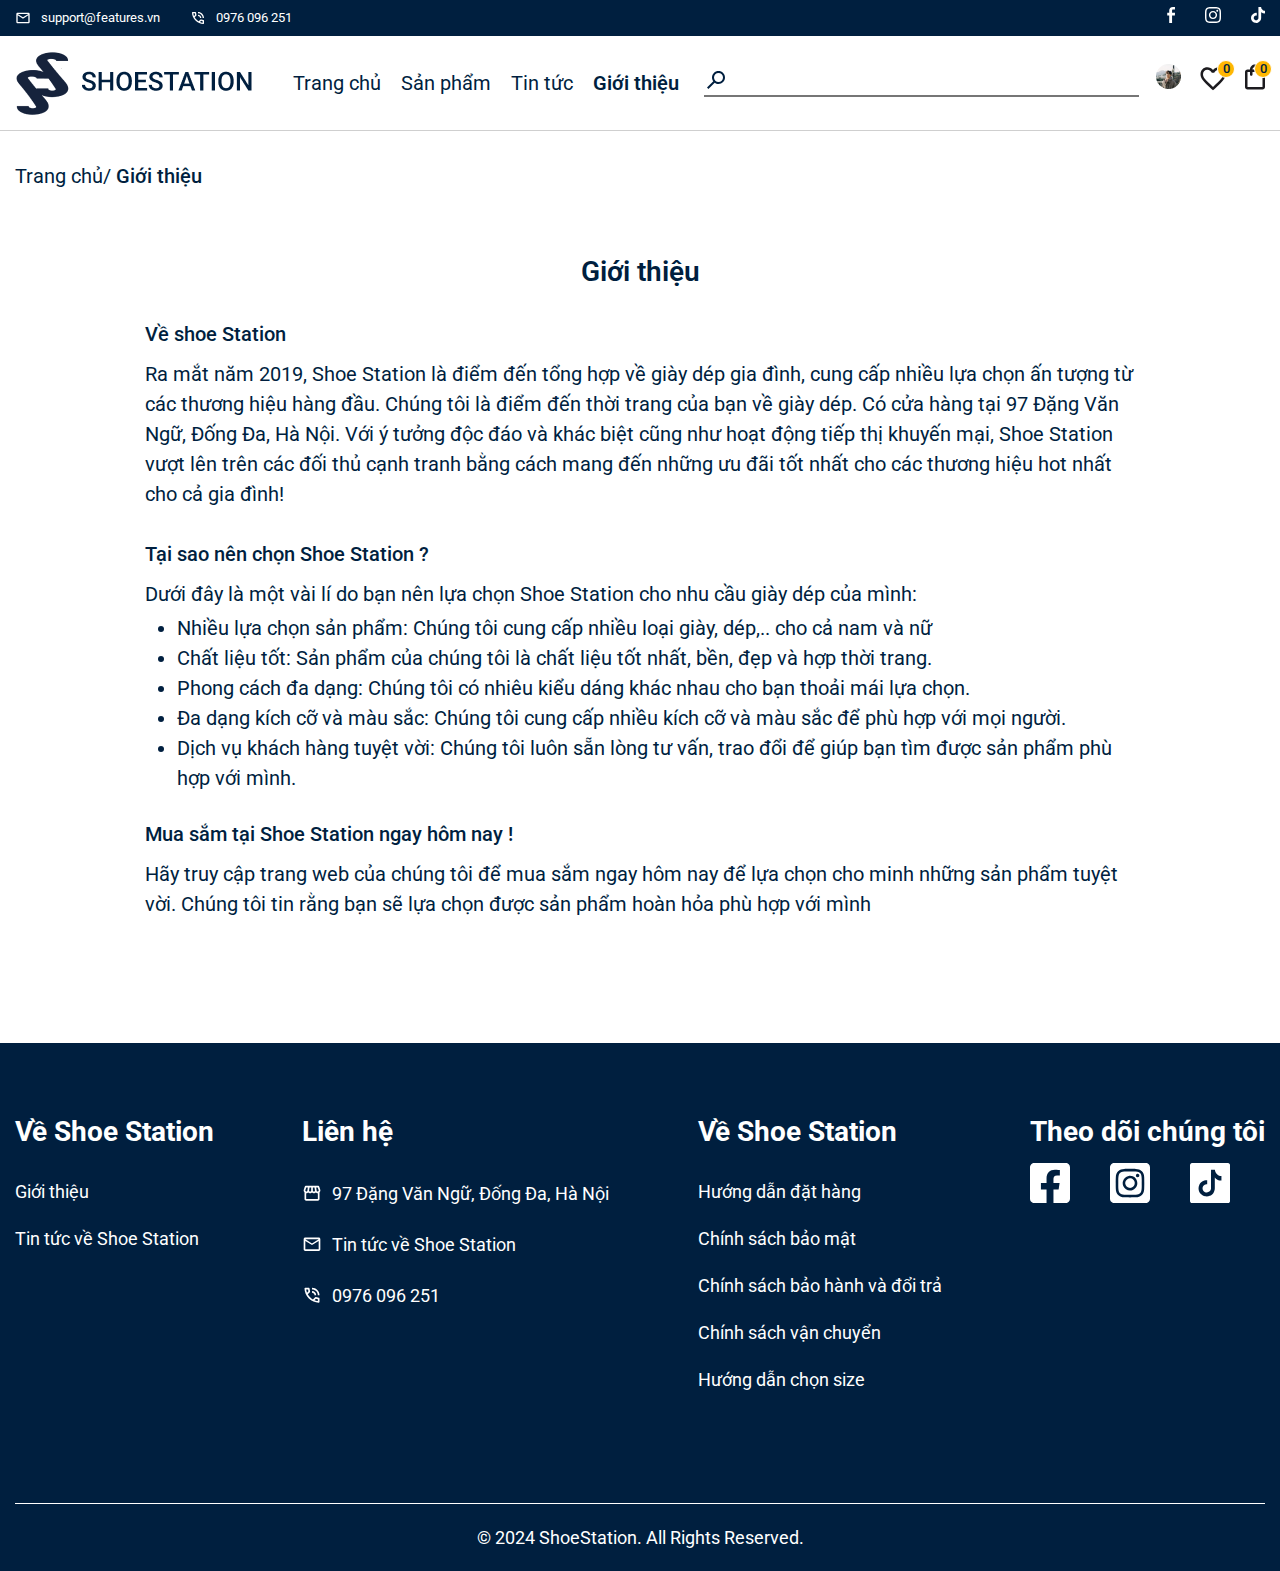
<file: gioithieu.html>
<!DOCTYPE html>
<html lang="en">

<head>
  <meta charset="UTF-8">
  <meta name="viewport" content="width=device-width, initial-scale=1.0">
  <link rel="stylesheet" href="./css/style.css">
  <!-- font -->
  <link rel="preconnect" href="https://fonts.googleapis.com">
  <link rel="preconnect" href="https://fonts.gstatic.com" crossorigin>
  <link
    href="https://fonts.googleapis.com/css2?family=Roboto:ital,wght@0,300;0,400;0,500;1,300;1,400;1,500&display=swap"
    rel="stylesheet">
  <title>Giới thiệu</title>
</head>

<body>
  <div class="header-top">
    <div class="container">
      <div class="header-top__box">
        <div class="header-top__left">
          <div class="header-top__email">
            <svg xmlns="http://www.w3.org/2000/svg" width="16" height="16" viewBox="0 0 16 16" fill="none">
              <mask id="mask0_147_8189" style="mask-type:alpha" maskUnits="userSpaceOnUse" x="0" y="0" width="16"
                height="16">
                <rect width="16" height="16" fill="#D9D9D9" />
              </mask>
              <g mask="url(#mask0_147_8189)">
                <path
                  d="M2.66536 13.3327C2.2987 13.3327 1.98481 13.2021 1.7237 12.941C1.46259 12.6799 1.33203 12.366 1.33203 11.9993V3.99935C1.33203 3.63268 1.46259 3.31879 1.7237 3.05768C1.98481 2.79657 2.2987 2.66602 2.66536 2.66602H13.332C13.6987 2.66602 14.0126 2.79657 14.2737 3.05768C14.5348 3.31879 14.6654 3.63268 14.6654 3.99935V11.9993C14.6654 12.366 14.5348 12.6799 14.2737 12.941C14.0126 13.2021 13.6987 13.3327 13.332 13.3327H2.66536ZM7.9987 8.66602L2.66536 5.33268V11.9993H13.332V5.33268L7.9987 8.66602ZM7.9987 7.33268L13.332 3.99935H2.66536L7.9987 7.33268ZM2.66536 5.33268V3.99935V11.9993V5.33268Z"
                  fill="white" />
              </g>
            </svg>
            <a href="#">support@features.vn</a>
          </div>
          <div class="header-top__phone">
            <svg xmlns="http://www.w3.org/2000/svg" width="16" height="16" viewBox="0 0 16 16" fill="none">
              <mask id="mask0_147_8195" style="mask-type:alpha" maskUnits="userSpaceOnUse" x="0" y="0" width="16"
                height="16">
                <rect width="16" height="16" fill="#D9D9D9" />
              </mask>
              <g mask="url(#mask0_147_8195)">
                <path
                  d="M12.6667 8C12.6667 6.7 12.2139 5.59722 11.3083 4.69167C10.4028 3.78611 9.3 3.33333 8 3.33333V2C8.83333 2 9.61389 2.15833 10.3417 2.475C11.0694 2.79167 11.7028 3.21944 12.2417 3.75833C12.7806 4.29722 13.2083 4.93056 13.525 5.65833C13.8417 6.38611 14 7.16667 14 8H12.6667ZM10 8C10 7.44444 9.80556 6.97222 9.41667 6.58333C9.02778 6.19444 8.55556 6 8 6V4.66667C8.92222 4.66667 9.70833 4.99167 10.3583 5.64167C11.0083 6.29167 11.3333 7.07778 11.3333 8H10ZM13.3 14C11.9111 14 10.5389 13.6972 9.18333 13.0917C7.82778 12.4861 6.59444 11.6278 5.48333 10.5167C4.37222 9.40556 3.51389 8.17222 2.90833 6.81667C2.30278 5.46111 2 4.08889 2 2.7C2 2.5 2.06667 2.33333 2.2 2.2C2.33333 2.06667 2.5 2 2.7 2H5.4C5.55556 2 5.69444 2.05278 5.81667 2.15833C5.93889 2.26389 6.01111 2.38889 6.03333 2.53333L6.46667 4.86667C6.48889 5.04444 6.48333 5.19444 6.45 5.31667C6.41667 5.43889 6.35556 5.54444 6.26667 5.63333L4.65 7.26667C4.87222 7.67778 5.13611 8.075 5.44167 8.45833C5.74722 8.84167 6.08333 9.21111 6.45 9.56667C6.79444 9.91111 7.15556 10.2306 7.53333 10.525C7.91111 10.8194 8.31111 11.0889 8.73333 11.3333L10.3 9.76667C10.4 9.66667 10.5306 9.59167 10.6917 9.54167C10.8528 9.49167 11.0111 9.47778 11.1667 9.5L13.4667 9.96667C13.6222 10.0111 13.75 10.0917 13.85 10.2083C13.95 10.325 14 10.4556 14 10.6V13.3C14 13.5 13.9333 13.6667 13.8 13.8C13.6667 13.9333 13.5 14 13.3 14ZM4.01667 6L5.11667 4.9L4.83333 3.33333H3.35C3.40556 3.78889 3.48333 4.23889 3.58333 4.68333C3.68333 5.12778 3.82778 5.56667 4.01667 6ZM9.98333 11.9667C10.4167 12.1556 10.8583 12.3056 11.3083 12.4167C11.7583 12.5278 12.2111 12.6 12.6667 12.6333V11.1667L11.1 10.85L9.98333 11.9667Z"
                  fill="white" />
              </g>
            </svg>
            <a href="#">0976 096 251</a>
          </div>
        </div>
        <div class="header-top__right">
          <a href="#">
            <svg xmlns="http://www.w3.org/2000/svg" width="8" height="16" viewBox="0 0 8 16" fill="none">
              <path
                d="M2.21796 16V8.49234H0.234375V5.78922H2.21796V3.4804C2.21796 1.66611 3.38967 0 6.08955 0C7.18268 0 7.99101 0.10488 7.99101 0.10488L7.92732 2.62914C7.92732 2.62914 7.10296 2.6211 6.20338 2.6211C5.22976 2.6211 5.07377 3.07014 5.07377 3.81544V5.78922H8.00471L7.87718 8.49234H5.07377V16H2.21796Z"
                fill="white" />
            </svg>
          </a>
          <a href="#">
            <svg xmlns="http://www.w3.org/2000/svg" width="16" height="16" viewBox="0 0 16 16" fill="none">
              <path
                d="M5.33788 8C5.33788 6.5273 6.53146 5.33312 8.00423 5.33312C9.47699 5.33312 10.6712 6.5273 10.6712 8C10.6712 9.4727 9.47699 10.6669 8.00423 10.6669C6.53146 10.6669 5.33788 9.4727 5.33788 8ZM3.89616 8C3.89616 10.2688 5.73534 12.1079 8.00423 12.1079C10.2731 12.1079 12.1123 10.2688 12.1123 8C12.1123 5.7312 10.2731 3.8921 8.00423 3.8921C5.73534 3.8921 3.89616 5.7312 3.89616 8ZM11.3149 3.72922C11.3147 4.25941 11.7443 4.68939 12.2745 4.6896C12.8048 4.68981 13.2348 4.26018 13.235 3.72998C13.2352 3.19979 12.8055 2.76981 12.2753 2.7696C11.7453 2.76985 11.3153 3.19928 11.3149 3.72922ZM4.7721 14.5118C3.9921 14.4763 3.56814 14.3464 3.28641 14.2366C2.91289 14.0912 2.64638 13.918 2.36618 13.6382C2.08597 13.3584 1.91253 13.0922 1.76775 12.7187C1.65792 12.4371 1.528 12.013 1.49254 11.233C1.45376 10.3898 1.44601 10.1364 1.44601 8.00006C1.44601 5.86368 1.4544 5.61107 1.49254 4.7671C1.52806 3.98714 1.65895 3.5639 1.76775 3.28147C1.91317 2.90797 2.08636 2.64147 2.36618 2.36128C2.646 2.08109 2.91225 1.90765 3.28641 1.76288C3.56802 1.65306 3.9921 1.52314 4.7721 1.48768C5.61539 1.4489 5.86872 1.44115 8.00423 1.44115C10.1397 1.44115 10.3933 1.44954 11.2373 1.48768C12.0173 1.5232 12.4406 1.65408 12.723 1.76288C13.0965 1.90765 13.363 2.08147 13.6432 2.36128C13.9234 2.64109 14.0962 2.90797 14.2417 3.28147C14.3515 3.56307 14.4814 3.98714 14.5169 4.7671C14.5557 5.61107 14.5634 5.86368 14.5634 8.00006C14.5634 10.1364 14.5557 10.3891 14.5169 11.233C14.4813 12.013 14.3508 12.4369 14.2417 12.7187C14.0962 13.0922 13.9231 13.3587 13.6432 13.6382C13.3634 13.9178 13.0965 14.0912 12.723 14.2366C12.4414 14.3464 12.0173 14.4764 11.2373 14.5118C10.394 14.5506 10.1407 14.5583 8.00423 14.5583C5.86776 14.5583 5.61514 14.5506 4.7721 14.5118ZM4.70585 0.048448C3.85417 0.087232 3.2722 0.222272 2.76395 0.420032C2.2376 0.624256 1.79201 0.89824 1.34674 1.34278C0.901478 1.78733 0.628187 2.2336 0.423955 2.75994C0.226187 3.26848 0.0911417 3.85011 0.0523562 4.70176C0.0129306 5.55475 0.00390625 5.82746 0.00390625 8C0.00390625 10.1725 0.0129306 10.4452 0.0523562 11.2982C0.0911417 12.15 0.226187 12.7315 0.423955 13.2401C0.628187 13.7661 0.901542 14.2129 1.34674 14.6572C1.79195 15.1016 2.2376 15.3752 2.76395 15.58C3.27316 15.7777 3.85417 15.9128 4.70585 15.9516C5.55933 15.9903 5.8316 16 8.00423 16C10.1769 16 10.4496 15.991 11.3026 15.9516C12.1543 15.9128 12.7359 15.7777 13.2445 15.58C13.7705 15.3752 14.2164 15.1018 14.6617 14.6572C15.107 14.2127 15.3797 13.7661 15.5845 13.2401C15.7823 12.7315 15.918 12.1499 15.9561 11.2982C15.9949 10.4446 16.0039 10.1725 16.0039 8C16.0039 5.82746 15.9949 5.55475 15.9561 4.70176C15.9173 3.85005 15.7823 3.26816 15.5845 2.75994C15.3797 2.23392 15.1063 1.78803 14.6617 1.34278C14.2171 0.897536 13.7705 0.624256 13.2451 0.420032C12.7359 0.222272 12.1543 0.086592 11.3032 0.048448C10.4502 0.009664 10.1775 0 8.00487 0C5.83224 0 5.55933 0.009024 4.70585 0.048448Z"
                fill="white" />
            </svg>
          </a>
          <a href="#">
            <svg xmlns="http://www.w3.org/2000/svg" width="14" height="16" viewBox="0 0 14 16" fill="none">
              <path
                d="M13.9998 6.55969C12.6241 6.56298 11.282 6.13392 10.1633 5.33313V10.9181C10.1629 11.9525 9.84674 12.9622 9.25706 13.812C8.66738 14.6619 7.83229 15.3115 6.86347 15.6739C5.89464 16.0364 4.83825 16.0944 3.83556 15.8402C2.83286 15.5861 1.93165 15.0319 1.25243 14.2517C0.573211 13.4716 0.148357 12.5026 0.0346788 11.4745C-0.0789997 10.4464 0.123915 9.40803 0.616291 8.49833C1.10867 7.58863 1.86704 6.85093 2.78999 6.38387C3.71294 5.91681 4.75649 5.74265 5.7811 5.88469V8.69375C5.31224 8.54627 4.80876 8.55071 4.34258 8.70644C3.87639 8.86217 3.47134 9.16123 3.18525 9.56089C2.89916 9.96056 2.74668 10.4404 2.74958 10.9319C2.75247 11.4234 2.9106 11.9014 3.20137 12.2977C3.49214 12.694 3.9007 12.9882 4.36868 13.1385C4.83667 13.2887 5.34016 13.2872 5.80725 13.1342C6.27434 12.9812 6.68115 12.6845 6.96957 12.2866C7.258 11.8886 7.4133 11.4096 7.41329 10.9181V0H10.1633C10.1614 0.232231 10.1808 0.464146 10.2214 0.692813C10.317 1.20328 10.5157 1.68888 10.8053 2.11992C11.095 2.55096 11.4696 2.91837 11.9061 3.19969C12.5272 3.61034 13.2553 3.82922 13.9998 3.82906V6.55969Z"
                fill="white" />
            </svg>
          </a>
        </div>
      </div>
    </div>
  </div>
  <header class="section-header">
    <div class="container">
      <div class="header">
        <div class="header__logo">
          <img src="./images/logo.png" alt="logo">
        </div>
        <ul class="header__menu">
          <li><a href="index.html">Trang chủ</a></li>
          <li> <a href="#">Sản phẩm</a></li>
          <li><a href="tintuc.html">Tin tức</a></li>
          <li class="header__menu-primary"><a href="gioithieu.html">Giới thiệu</a></li>
        </ul>
        <div class="header__right">
          <div class="header__right-search">
            <svg xmlns="http://www.w3.org/2000/svg" width="24" height="24" viewBox="0 0 24 24" fill="none">
              <mask id="mask0_147_8231" style="mask-type:alpha" maskUnits="userSpaceOnUse" x="0" y="0" width="24"
                height="24">
                <rect width="24" height="24" transform="matrix(-1 0 0 1 24 0)" fill="#D9D9D9" />
              </mask>
              <g mask="url(#mask0_147_8231)">
                <path
                  d="M4.4 21L10.7 14.7C11.2 15.1 11.775 15.4167 12.425 15.65C13.075 15.8833 13.7667 16 14.5 16C16.3167 16 17.8542 15.3708 19.1125 14.1125C20.3708 12.8542 21 11.3167 21 9.5C21 7.68333 20.3708 6.14583 19.1125 4.8875C17.8542 3.62917 16.3167 3 14.5 3C12.6833 3 11.1458 3.62917 9.8875 4.8875C8.62917 6.14583 8 7.68333 8 9.5C8 10.2333 8.11667 10.925 8.35 11.575C8.58333 12.225 8.9 12.8 9.3 13.3L3 19.6L4.4 21ZM14.5 14C13.25 14 12.1875 13.5625 11.3125 12.6875C10.4375 11.8125 10 10.75 10 9.5C10 8.25 10.4375 7.1875 11.3125 6.3125C12.1875 5.4375 13.25 5 14.5 5C15.75 5 16.8125 5.4375 17.6875 6.3125C18.5625 7.1875 19 8.25 19 9.5C19 10.75 18.5625 11.8125 17.6875 12.6875C16.8125 13.5625 15.75 14 14.5 14Z"
                  fill="#001F3F" />
              </g>
            </svg>
            <input type="text">
          </div>
          <div class="header__list-icon">
            <a href="#" class="header__avata"><img src="./images/avata.png" alt="avata">
            </a>
            <a href="#" class="header__wishlist">
              <svg xmlns="http://www.w3.org/2000/svg" width="30" height="30" viewBox="0 0 30 30" fill="none">
                <mask id="mask0_147_8240" style="mask-type:alpha" maskUnits="userSpaceOnUse" x="0" y="0" width="30"
                  height="30">
                  <rect width="30" height="30" fill="#D9D9D9" />
                </mask>
                <g mask="url(#mask0_147_8240)">
                  <path
                    d="M15 26.25L13.1875 24.625C11.0833 22.7292 9.34375 21.0938 7.96875 19.7188C6.59375 18.3437 5.5 17.1094 4.6875 16.0156C3.875 14.9219 3.30729 13.9167 2.98438 13C2.66146 12.0833 2.5 11.1458 2.5 10.1875C2.5 8.22917 3.15625 6.59375 4.46875 5.28125C5.78125 3.96875 7.41667 3.3125 9.375 3.3125C10.4583 3.3125 11.4896 3.54167 12.4687 4C13.4479 4.45833 14.2917 5.10417 15 5.9375C15.7083 5.10417 16.5521 4.45833 17.5313 4C18.5104 3.54167 19.5417 3.3125 20.625 3.3125C22.5833 3.3125 24.2188 3.96875 25.5313 5.28125C26.8438 6.59375 27.5 8.22917 27.5 10.1875C27.5 11.1458 27.3385 12.0833 27.0156 13C26.6927 13.9167 26.125 14.9219 25.3125 16.0156C24.5 17.1094 23.4063 18.3437 22.0312 19.7188C20.6562 21.0938 18.9167 22.7292 16.8125 24.625L15 26.25ZM15 22.875C17 21.0833 18.6458 19.5469 19.9375 18.2656C21.2292 16.9844 22.25 15.8698 23 14.9219C23.75 13.974 24.2708 13.1302 24.5625 12.3906C24.8542 11.651 25 10.9167 25 10.1875C25 8.9375 24.5833 7.89583 23.75 7.0625C22.9167 6.22917 21.875 5.8125 20.625 5.8125C19.6458 5.8125 18.7396 6.08854 17.9062 6.64063C17.0729 7.19271 16.5 7.89583 16.1875 8.75H13.8125C13.5 7.89583 12.9271 7.19271 12.0938 6.64063C11.2604 6.08854 10.3542 5.8125 9.375 5.8125C8.125 5.8125 7.08333 6.22917 6.25 7.0625C5.41667 7.89583 5 8.9375 5 10.1875C5 10.9167 5.14583 11.651 5.4375 12.3906C5.72917 13.1302 6.25 13.974 7 14.9219C7.75 15.8698 8.77083 16.9844 10.0625 18.2656C11.3542 19.5469 13 21.0833 15 22.875Z"
                    fill="#1C1B1F" />
                </g>
              </svg>
              <span>0</span>
            </a>
            <a href="#" class="header__cart">
              <svg xmlns="http://www.w3.org/2000/svg" width="20" height="26" viewBox="0 0 20 26" fill="none">
                <path
                  d="M2.5 25.5C1.8125 25.5 1.22396 25.2552 0.734375 24.7656C0.244792 24.276 0 23.6875 0 23V8C0 7.3125 0.244792 6.72396 0.734375 6.23438C1.22396 5.74479 1.8125 5.5 2.5 5.5H5C5 4.125 5.48958 2.94792 6.46875 1.96875C7.44792 0.989583 8.625 0.5 10 0.5C11.375 0.5 12.5521 0.989583 13.5312 1.96875C14.5104 2.94792 15 4.125 15 5.5H17.5C18.1875 5.5 18.776 5.74479 19.2656 6.23438C19.7552 6.72396 20 7.3125 20 8V23C20 23.6875 19.7552 24.276 19.2656 24.7656C18.776 25.2552 18.1875 25.5 17.5 25.5H2.5ZM2.5 23H17.5V8H15V10.5C15 10.8542 14.8802 11.151 14.6406 11.3906C14.401 11.6302 14.1042 11.75 13.75 11.75C13.3958 11.75 13.099 11.6302 12.8594 11.3906C12.6198 11.151 12.5 10.8542 12.5 10.5V8H7.5V10.5C7.5 10.8542 7.38021 11.151 7.14063 11.3906C6.90104 11.6302 6.60417 11.75 6.25 11.75C5.89583 11.75 5.59896 11.6302 5.35937 11.3906C5.11979 11.151 5 10.8542 5 10.5V8H2.5V23ZM7.5 5.5H12.5C12.5 4.8125 12.2552 4.22396 11.7656 3.73438C11.276 3.24479 10.6875 3 10 3C9.3125 3 8.72396 3.24479 8.23438 3.73438C7.74479 4.22396 7.5 4.8125 7.5 5.5Z"
                  fill="#1C1B1F" />
              </svg>
              <span>0</span>
            </a>
          </div>
        </div>
      </div>
    </div>
  </header>
  <!-- breadcrumb -->
  <section>
    <div class="container">
      <div class="breadcrumb">
        <span>Trang chủ/</span>
        <span class="breadcrumb__title">Giới thiệu</span>
      </div>
    </div>
  </section>
  <!-- section gioi thieu -->
  <section>
    <div class="container">
      <div class="introduce">
        <h2 class="introduce__title">Giới thiệu</h2>
        <div class="introduce__box">
          <h4 class="introduce__content">
            Về shoe Station
          </h4>
          <div class="introduce__description">Ra mắt năm 2019, Shoe Station là điểm đến tổng hợp về giày dép gia đình, cung cấp nhiều lựa chọn ấn tượng từ các thương hiệu hàng đầu. Chúng tôi là điểm đến thời trang của bạn về giày dép. Có cửa hàng tại 97 Đặng Văn Ngữ, Đống Đa, Hà Nội.
            Với ý tưởng độc đáo và khác biệt cũng như hoạt động tiếp thị khuyến mại, Shoe Station vượt lên trên các đối thủ cạnh tranh bằng cách mang đến những ưu đãi tốt nhất cho các thương hiệu hot nhất cho cả gia đình!
           </div>
          <h4 class="introduce__content">
            Tại sao nên chọn Shoe Station ?
          </h4>
          <div class="introduce__description">
            Dưới đây là một vài lí do bạn nên lựa chọn Shoe Station cho nhu cầu giày dép của mình:
          </div>
          <ul class="introduce__list">
            <li>Nhiều lựa chọn sản phẩm: Chúng tôi cung cấp nhiều loại giày, dép,.. cho cả nam và nữ</li>
            <li>Chất liệu tốt: Sản phẩm của chúng tôi là chất liệu tốt nhất, bền, đẹp và hợp thời trang.</li>
            <li>Phong cách đa dạng: Chúng tôi có nhiêu kiểu dáng khác nhau cho bạn thoải mái lựa chọn.</li>
            <li>Đa dạng kích cỡ và màu sắc: Chúng tôi cung cấp nhiều kích cỡ và màu sắc để phù hợp với mọi người.</li>
            <li>Dịch vụ khách hàng tuyệt vời: Chúng tôi luôn sẵn lòng tư vấn, trao đổi để giúp bạn tìm được sản phẩm phù hợp với mình.</li>
          </ul>
          <h4 class="introduce__content">
            Mua sắm tại Shoe Station ngay hôm nay !
          </h4>
          <div class="introduce__description">
            Hãy truy cập trang web của chúng tôi để mua sắm ngay hôm nay để lựa chọn cho minh những sản phẩm tuyệt vời. Chúng tôi tin rằng bạn sẽ lựa chọn được sản phẩm hoàn hỏa phù hợp với mình
          </div>
        </div>
      </div>
    </div>
  </section>
  
  <!-- footer -->
  <footer class="section-footer">
    <div class="container">
      <div class="section-footer__top">
        <div class="section-footer__box">
          <div class="section-footer__title">Về Shoe Station</div>
          <div class="section-footer__list">
            <a href="#" class="section-footer__item">Giới thiệu</a>
            <a href="#" class="section-footer__item">Tin tức về Shoe Station</a>
          </div>
        </div>
        <div class="section-footer__box">
          <div class="section-footer__title">Liên hệ</div>
          <div class="section-footer__list">
            <a href="#" class="section-footer__item">
              <svg xmlns="http://www.w3.org/2000/svg" width="30" height="31" viewBox="0 0 30 31" fill="none">
                <mask id="mask0_147_8755" style="mask-type:alpha" maskUnits="userSpaceOnUse" x="0" y="0" width="30"
                  height="31">
                  <rect y="0.119629" width="30" height="30" fill="#D9D9D9" />
                </mask>
                <g mask="url(#mask0_147_8755)">
                  <path
                    d="M26.2813 13.9321V23.8696C26.2813 24.5571 26.0365 25.1457 25.547 25.6353C25.0574 26.1248 24.4688 26.3696 23.7813 26.3696H6.28133C5.59383 26.3696 5.00529 26.1248 4.5157 25.6353C4.02612 25.1457 3.78133 24.5571 3.78133 23.8696V13.9321C3.30216 13.4946 2.93237 12.9321 2.67195 12.2446C2.41154 11.5571 2.40633 10.8071 2.65633 9.99463L3.96883 5.74463C4.1355 5.20296 4.43237 4.75505 4.85945 4.40088C5.28654 4.04671 5.78133 3.86963 6.34383 3.86963H23.7188C24.2813 3.86963 24.7709 4.0415 25.1876 4.38525C25.6042 4.729 25.9063 5.18213 26.0938 5.74463L27.4063 9.99463C27.6563 10.8071 27.6511 11.5467 27.3907 12.2134C27.1303 12.88 26.7605 13.453 26.2813 13.9321ZM17.7813 12.6196C18.3438 12.6196 18.7709 12.4269 19.0626 12.0415C19.3542 11.6561 19.4688 11.2238 19.4063 10.7446L18.7188 6.36963H16.2813V10.9946C16.2813 11.4321 16.4272 11.8123 16.7188 12.1353C17.0105 12.4582 17.3647 12.6196 17.7813 12.6196ZM12.1563 12.6196C12.6355 12.6196 13.0261 12.4582 13.3282 12.1353C13.6303 11.8123 13.7813 11.4321 13.7813 10.9946V6.36963H11.3438L10.6563 10.7446C10.573 11.2446 10.6824 11.6821 10.9845 12.0571C11.2865 12.4321 11.6772 12.6196 12.1563 12.6196ZM6.59383 12.6196C6.96883 12.6196 7.29695 12.4842 7.5782 12.2134C7.85945 11.9425 8.03133 11.5988 8.09383 11.1821L8.78133 6.36963H6.34383L5.09383 10.5571C4.96883 10.9738 5.03654 11.4217 5.29695 11.9009C5.55737 12.38 5.98966 12.6196 6.59383 12.6196ZM23.4688 12.6196C24.073 12.6196 24.5105 12.38 24.7813 11.9009C25.0522 11.4217 25.1147 10.9738 24.9688 10.5571L23.6563 6.36963H21.2813L21.9688 11.1821C22.0313 11.5988 22.2032 11.9425 22.4845 12.2134C22.7657 12.4842 23.0938 12.6196 23.4688 12.6196ZM6.28133 23.8696H23.7813V15.0571C23.6772 15.0988 23.6095 15.1196 23.5782 15.1196H23.4688C22.9063 15.1196 22.4115 15.0259 21.9845 14.8384C21.5574 14.6509 21.1355 14.3488 20.7188 13.9321C20.3438 14.3071 19.9167 14.5988 19.4376 14.8071C18.9584 15.0155 18.448 15.1196 17.9063 15.1196C17.3438 15.1196 16.8178 15.0155 16.3282 14.8071C15.8386 14.5988 15.4063 14.3071 15.0313 13.9321C14.6772 14.3071 14.2657 14.5988 13.797 14.8071C13.3282 15.0155 12.823 15.1196 12.2813 15.1196C11.6772 15.1196 11.1303 15.0155 10.6407 14.8071C10.1511 14.5988 9.71883 14.3071 9.34383 13.9321C8.90633 14.3696 8.47404 14.6769 8.04695 14.854C7.61987 15.0311 7.1355 15.1196 6.59383 15.1196H6.4532C6.40112 15.1196 6.34383 15.0988 6.28133 15.0571V23.8696Z"
                    fill="white" />
                </g>
              </svg>
              97 Đặng Văn Ngữ, Đống Đa, Hà Nội</a>
            <a href="#" class="section-footer__item">
              <svg xmlns="http://www.w3.org/2000/svg" width="30" height="31" viewBox="0 0 30 31" fill="none">
                <mask id="mask0_147_8760" style="mask-type:alpha" maskUnits="userSpaceOnUse" x="0" y="0" width="30"
                  height="31">
                  <rect y="0.119629" width="30" height="30" fill="#D9D9D9" />
                </mask>
                <g mask="url(#mask0_147_8760)">
                  <path
                    d="M5 25.1196C4.3125 25.1196 3.72396 24.8748 3.23438 24.3853C2.74479 23.8957 2.5 23.3071 2.5 22.6196V7.61963C2.5 6.93213 2.74479 6.34359 3.23438 5.854C3.72396 5.36442 4.3125 5.11963 5 5.11963H25C25.6875 5.11963 26.276 5.36442 26.7656 5.854C27.2552 6.34359 27.5 6.93213 27.5 7.61963V22.6196C27.5 23.3071 27.2552 23.8957 26.7656 24.3853C26.276 24.8748 25.6875 25.1196 25 25.1196H5ZM15 16.3696L5 10.1196V22.6196H25V10.1196L15 16.3696ZM15 13.8696L25 7.61963H5L15 13.8696ZM5 10.1196V7.61963V22.6196V10.1196Z"
                    fill="white" />
                </g>
              </svg>Tin tức về Shoe Station</a>
            <a href="#" class="section-footer__item">
              <svg xmlns="http://www.w3.org/2000/svg" width="30" height="31" viewBox="0 0 30 31" fill="none">
                <mask id="mask0_147_8765" style="mask-type:alpha" maskUnits="userSpaceOnUse" x="0" y="0" width="30"
                  height="31">
                  <rect y="0.119629" width="30" height="30" fill="#D9D9D9" />
                </mask>
                <g mask="url(#mask0_147_8765)">
                  <path
                    d="M23.75 15.1196C23.75 12.6821 22.901 10.6144 21.2031 8.9165C19.5052 7.21859 17.4375 6.36963 15 6.36963V3.86963C16.5625 3.86963 18.026 4.1665 19.3906 4.76025C20.7552 5.354 21.9427 6.15609 22.9531 7.1665C23.9635 8.17692 24.7656 9.36442 25.3594 10.729C25.9531 12.0936 26.25 13.5571 26.25 15.1196H23.75ZM18.75 15.1196C18.75 14.078 18.3854 13.1925 17.6562 12.4634C16.9271 11.7342 16.0417 11.3696 15 11.3696V8.86963C16.7292 8.86963 18.2031 9.479 19.4219 10.6978C20.6406 11.9165 21.25 13.3905 21.25 15.1196H18.75ZM24.9375 26.3696C22.3333 26.3696 19.7604 25.8019 17.2188 24.6665C14.6771 23.5311 12.3646 21.9217 10.2812 19.8384C8.19792 17.755 6.58854 15.4425 5.45313 12.9009C4.31771 10.3592 3.75 7.7863 3.75 5.18213C3.75 4.80713 3.875 4.49463 4.125 4.24463C4.375 3.99463 4.6875 3.86963 5.0625 3.86963H10.125C10.4167 3.86963 10.6771 3.96859 10.9062 4.1665C11.1354 4.36442 11.2708 4.5988 11.3125 4.86963L12.125 9.24463C12.1667 9.57796 12.1562 9.85921 12.0938 10.0884C12.0312 10.3175 11.9167 10.5155 11.75 10.6821L8.71875 13.7446C9.13542 14.5155 9.63021 15.2603 10.2031 15.979C10.776 16.6978 11.4062 17.3905 12.0938 18.0571C12.7396 18.703 13.4167 19.3019 14.125 19.854C14.8333 20.4061 15.5833 20.9113 16.375 21.3696L19.3125 18.4321C19.5 18.2446 19.7448 18.104 20.0469 18.0103C20.349 17.9165 20.6458 17.8905 20.9375 17.9321L25.25 18.8071C25.5417 18.8905 25.7812 19.0415 25.9688 19.2603C26.1562 19.479 26.25 19.7238 26.25 19.9946V25.0571C26.25 25.4321 26.125 25.7446 25.875 25.9946C25.625 26.2446 25.3125 26.3696 24.9375 26.3696ZM7.53125 11.3696L9.59375 9.30713L9.0625 6.36963H6.28125C6.38542 7.2238 6.53125 8.06755 6.71875 8.90088C6.90625 9.73421 7.17708 10.5571 7.53125 11.3696ZM18.7188 22.5571C19.5313 22.9113 20.3594 23.1925 21.2031 23.4009C22.0469 23.6092 22.8958 23.7446 23.75 23.8071V21.0571L20.8125 20.4634L18.7188 22.5571Z"
                    fill="white" />
                </g>
              </svg>0976 096 251</a>
          </div>
        </div>
        <div class="section-footer__box">
          <div class="section-footer__title">Về Shoe Station</div>
          <div class="section-footer__list">
            <a href="#" class="section-footer__item">Hướng dẫn đặt hàng</a>
            <a href="#" class="section-footer__item">Chính sách bảo mật</a>
            <a href="#" class="section-footer__item">Chính sách bảo hành và đổi trả</a>
            <a href="#" class="section-footer__item">Chính sách vận chuyển</a>
            <a href="#" class="section-footer__item">Hướng dẫn chọn size</a>
          </div>
        </div>
        <div class="section-footer__box">
          <div class="section-footer__title">Theo dõi chúng tôi </div>
          <div class="section-footer__social">
            <a href="#"><svg xmlns="http://www.w3.org/2000/svg" width="40" height="41" viewBox="0 0 40 41" fill="none">
                <path
                  d="M35.7162 0.119629H4.28767C3.15103 0.119629 2.06094 0.571158 1.25721 1.37489C0.453482 2.17861 0.00195313 3.2687 0.00195312 4.40534L0.00195313 35.8339C0.00195313 36.9706 0.453482 38.0606 1.25721 38.8644C2.06094 39.6681 3.15103 40.1196 4.28767 40.1196H16.5421V26.5205H10.9171V20.1196H16.5421V15.2411C16.5421 9.69195 19.8457 6.62677 24.9055 6.62677C27.3287 6.62677 29.8627 7.05891 29.8627 7.05891V12.5053H27.0707C24.3198 12.5053 23.4618 14.2125 23.4618 15.9634V20.1196H29.6028L28.6207 26.5205H23.4618V40.1196H35.7162C36.8529 40.1196 37.943 39.6681 38.7467 38.8644C39.5504 38.0606 40.002 36.9706 40.002 35.8339V4.40534C40.002 3.2687 39.5504 2.17861 38.7467 1.37489C37.943 0.571158 36.8529 0.119629 35.7162 0.119629Z"
                  fill="white" />
              </svg></a>
            <a href="#"><svg xmlns="http://www.w3.org/2000/svg" width="40" height="41" viewBox="0 0 40 41" fill="none">
                <path
                  d="M20.002 15.3571C19.0601 15.3575 18.1395 15.6371 17.3565 16.1606C16.5736 16.6841 15.9634 17.4281 15.6033 18.2983C15.2431 19.1686 15.149 20.1261 15.333 21.0498C15.5169 21.9736 15.9707 22.822 16.6368 23.4879C17.3029 24.1537 18.1515 24.6071 19.0753 24.7908C19.9991 24.9744 20.9566 24.88 21.8267 24.5194C22.6968 24.1589 23.4405 23.5485 23.9637 22.7653C24.487 21.9822 24.7662 21.0615 24.7662 20.1196C24.7653 18.8565 24.263 17.6454 23.3697 16.7524C22.4763 15.8595 21.2651 15.3576 20.002 15.3571ZM31.1368 11.6964C30.8943 11.082 30.5282 10.5239 30.0611 10.0569C29.5941 9.5898 29.036 9.22369 28.4216 8.98124C26.5466 8.24106 22.0823 8.40713 20.002 8.40713C17.9216 8.40713 13.4618 8.23481 11.5814 8.98124C10.967 9.22369 10.4089 9.5898 9.94187 10.0569C9.4748 10.5239 9.10869 11.082 8.86624 11.6964C8.12695 13.5714 8.29213 18.0402 8.29213 20.1187C8.29213 22.1973 8.12695 26.6607 8.86981 28.542C9.11226 29.1564 9.47837 29.7144 9.94544 30.1815C10.4125 30.6486 10.9706 31.0147 11.585 31.2571C13.46 31.9973 17.9243 31.8312 20.0055 31.8312C22.0868 31.8312 26.5448 32.0036 28.4252 31.2571C29.0396 31.0147 29.5977 30.6486 30.0647 30.1815C30.5318 29.7144 30.8979 29.1564 31.1403 28.542C31.8859 26.667 31.7145 22.1982 31.7145 20.1196C31.7145 18.0411 31.8859 13.5786 31.1403 11.6973L31.1368 11.6964ZM20.002 27.4411C18.5539 27.4411 17.1384 27.0117 15.9344 26.2072C14.7304 25.4027 13.792 24.2592 13.2378 22.9214C12.6837 21.5836 12.5387 20.1115 12.8212 18.6913C13.1037 17.2711 13.801 15.9665 14.8249 14.9426C15.8488 13.9187 17.1534 13.2214 18.5736 12.9389C19.9938 12.6564 21.4659 12.8014 22.8037 13.3555C24.1416 13.9097 25.285 14.8481 26.0895 16.0521C26.894 17.2561 27.3234 18.6716 27.3234 20.1196C27.3246 21.0814 27.136 22.034 26.7685 22.9228C26.4009 23.8116 25.8617 24.6192 25.1816 25.2993C24.5015 25.9794 23.6939 26.5186 22.8051 26.8861C21.9163 27.2537 20.9637 27.4422 20.002 27.4411ZM27.6252 14.2C27.2871 14.2002 26.9566 14.1001 26.6755 13.9124C26.3943 13.7247 26.1752 13.4579 26.0457 13.1457C25.9162 12.8334 25.8822 12.4898 25.9481 12.1582C26.0139 11.8267 26.1766 11.5221 26.4156 11.283C26.6545 11.0439 26.959 10.881 27.2906 10.815C27.6221 10.749 27.9657 10.7828 28.278 10.9121C28.5904 11.0414 28.8573 11.2605 29.0451 11.5415C29.233 11.8226 29.3332 12.153 29.3332 12.4911C29.3341 12.7155 29.2908 12.938 29.2055 13.1457C29.1203 13.3533 28.9949 13.5421 28.8366 13.7012C28.6782 13.8603 28.49 13.9866 28.2827 14.0728C28.0755 14.159 27.8532 14.2034 27.6287 14.2036L27.6252 14.2ZM35.7162 0.119629H4.28767C3.15103 0.119629 2.06094 0.571158 1.25721 1.37489C0.453482 2.17861 0.00195313 3.2687 0.00195312 4.40534L0.00195313 35.8339C0.00195313 36.9706 0.453482 38.0606 1.25721 38.8644C2.06094 39.6681 3.15103 40.1196 4.28767 40.1196H35.7162C36.8529 40.1196 37.943 39.6681 38.7467 38.8644C39.5504 38.0606 40.002 36.9706 40.002 35.8339V4.40534C40.002 3.2687 39.5504 2.17861 38.7467 1.37489C37.943 0.571158 36.8529 0.119629 35.7162 0.119629ZM34.1877 26.0125C34.0725 28.3009 33.5502 30.3286 31.8796 31.9946C30.2091 33.6607 28.1832 34.1937 25.8975 34.3027C23.5395 34.4357 16.4698 34.4357 14.1118 34.3027C11.8234 34.1875 9.80285 33.6643 8.12963 31.9946C6.45642 30.325 5.93052 28.2964 5.8216 26.0125C5.68856 23.6536 5.68856 16.583 5.8216 14.2268C5.93677 11.9384 6.45285 9.9107 8.12963 8.24463C9.80642 6.57856 11.8323 6.05177 14.1118 5.94284C16.4698 5.80981 23.5395 5.80981 25.8975 5.94284C28.1859 6.05802 30.2127 6.58124 31.8796 8.25088C33.5466 9.92052 34.0787 11.9491 34.1877 14.2375C34.3207 16.5875 34.3207 23.6518 34.1877 26.0125Z"
                  fill="white" />
              </svg></a>
            <a href="#"><svg xmlns="http://www.w3.org/2000/svg" width="40" height="41" viewBox="0 0 40 41" fill="none">
                <path
                  d="M38.002 0.119629H2.00195C1.47152 0.119629 0.962812 0.330343 0.587739 0.705415C0.212667 1.08049 0.00195313 1.5892 0.00195312 2.11963V38.1196C0.00195313 38.6501 0.212667 39.1588 0.587739 39.5338C0.962812 39.9089 1.47152 40.1196 2.00195 40.1196H38.002C38.5324 40.1196 39.0411 39.9089 39.4162 39.5338C39.7912 39.1588 40.002 38.6501 40.002 38.1196V2.11963C40.002 1.5892 39.7912 1.08049 39.4162 0.705415C39.0411 0.330343 38.5324 0.119629 38.002 0.119629ZM31.44 17.5696C31.222 17.5916 31.002 17.6016 30.784 17.6036C29.5973 17.6052 28.429 17.311 27.3846 16.7478C26.3402 16.1846 25.4526 15.37 24.802 14.3776V25.3636C24.8023 26.9702 24.3263 28.5408 23.434 29.8767C22.5417 31.2127 21.2732 32.254 19.789 32.869C18.3048 33.484 16.6716 33.645 15.0959 33.3317C13.5202 33.0183 12.0728 32.2448 10.9368 31.1087C9.80083 29.9727 9.02724 28.5254 8.71392 26.9497C8.40059 25.374 8.5616 23.7407 9.17659 22.2565C9.79157 20.7724 10.8329 19.5039 12.1689 18.6116C13.5048 17.7193 15.0754 17.2432 16.682 17.2436C16.852 17.2436 17.016 17.2596 17.184 17.2696V21.2696C16.6244 21.2019 16.0569 21.2492 15.5163 21.4088C14.9757 21.5684 14.4735 21.8369 14.0405 22.1977C13.6074 22.5585 13.2528 23.0041 12.9983 23.507C12.7438 24.0099 12.5948 24.5596 12.5605 25.1222C12.5262 25.6848 12.6073 26.2485 12.7989 26.7786C12.9905 27.3087 13.2884 27.794 13.6744 28.2047C14.0604 28.6155 14.5263 28.9429 15.0435 29.167C15.5607 29.391 16.1183 29.507 16.682 29.5076C17.7943 29.5278 18.8701 29.1105 19.678 28.3457C20.4858 27.5808 20.9613 26.5294 21.002 25.4176L21.042 6.75563H24.87C25.0447 8.41854 25.7985 9.96708 26.9996 11.1304C28.2006 12.2938 29.7723 12.9979 31.44 13.1196V17.5696Z"
                  fill="white" />
              </svg></a>
          </div>
        </div>
      </div>
      <div class="section-footer__copyright">
        © 2024 ShoeStation. All Rights Reserved.
      </div>
    </div>
    </div>
  </footer>
</body>

</html>
</file>
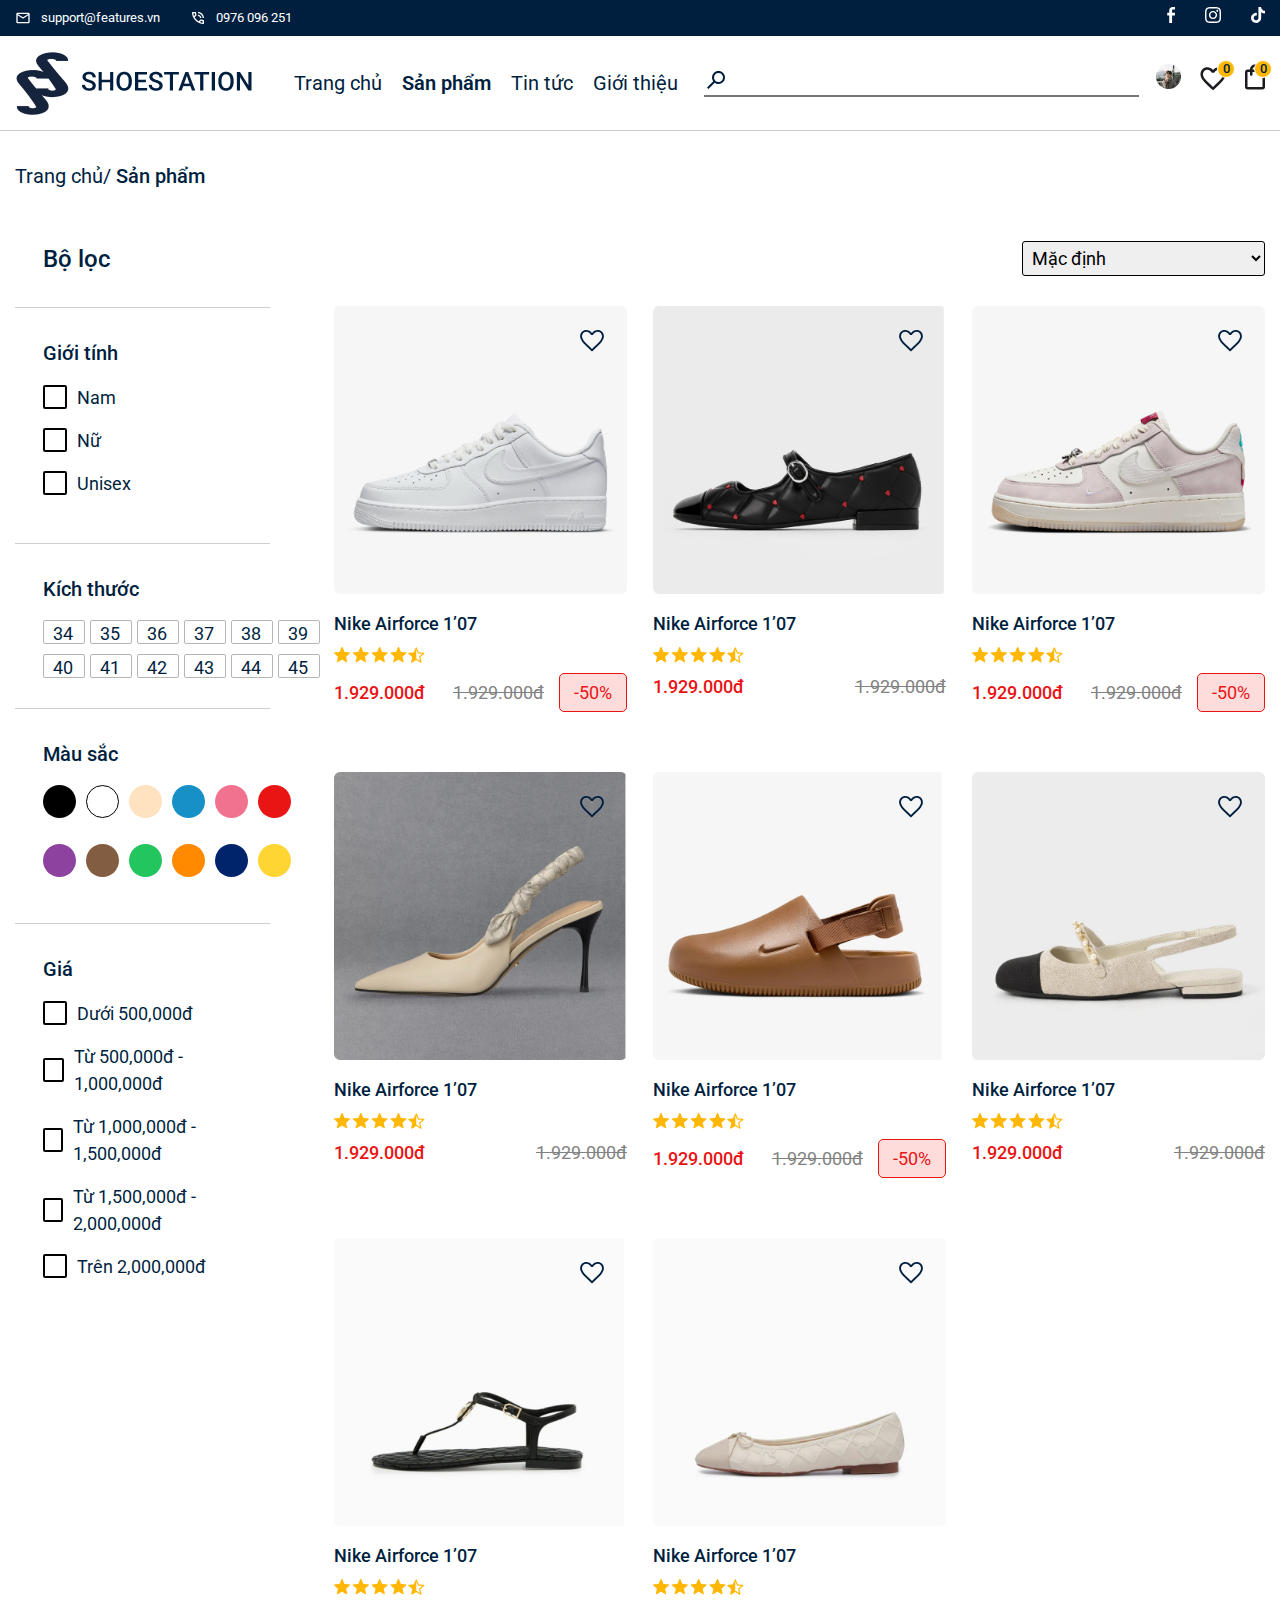
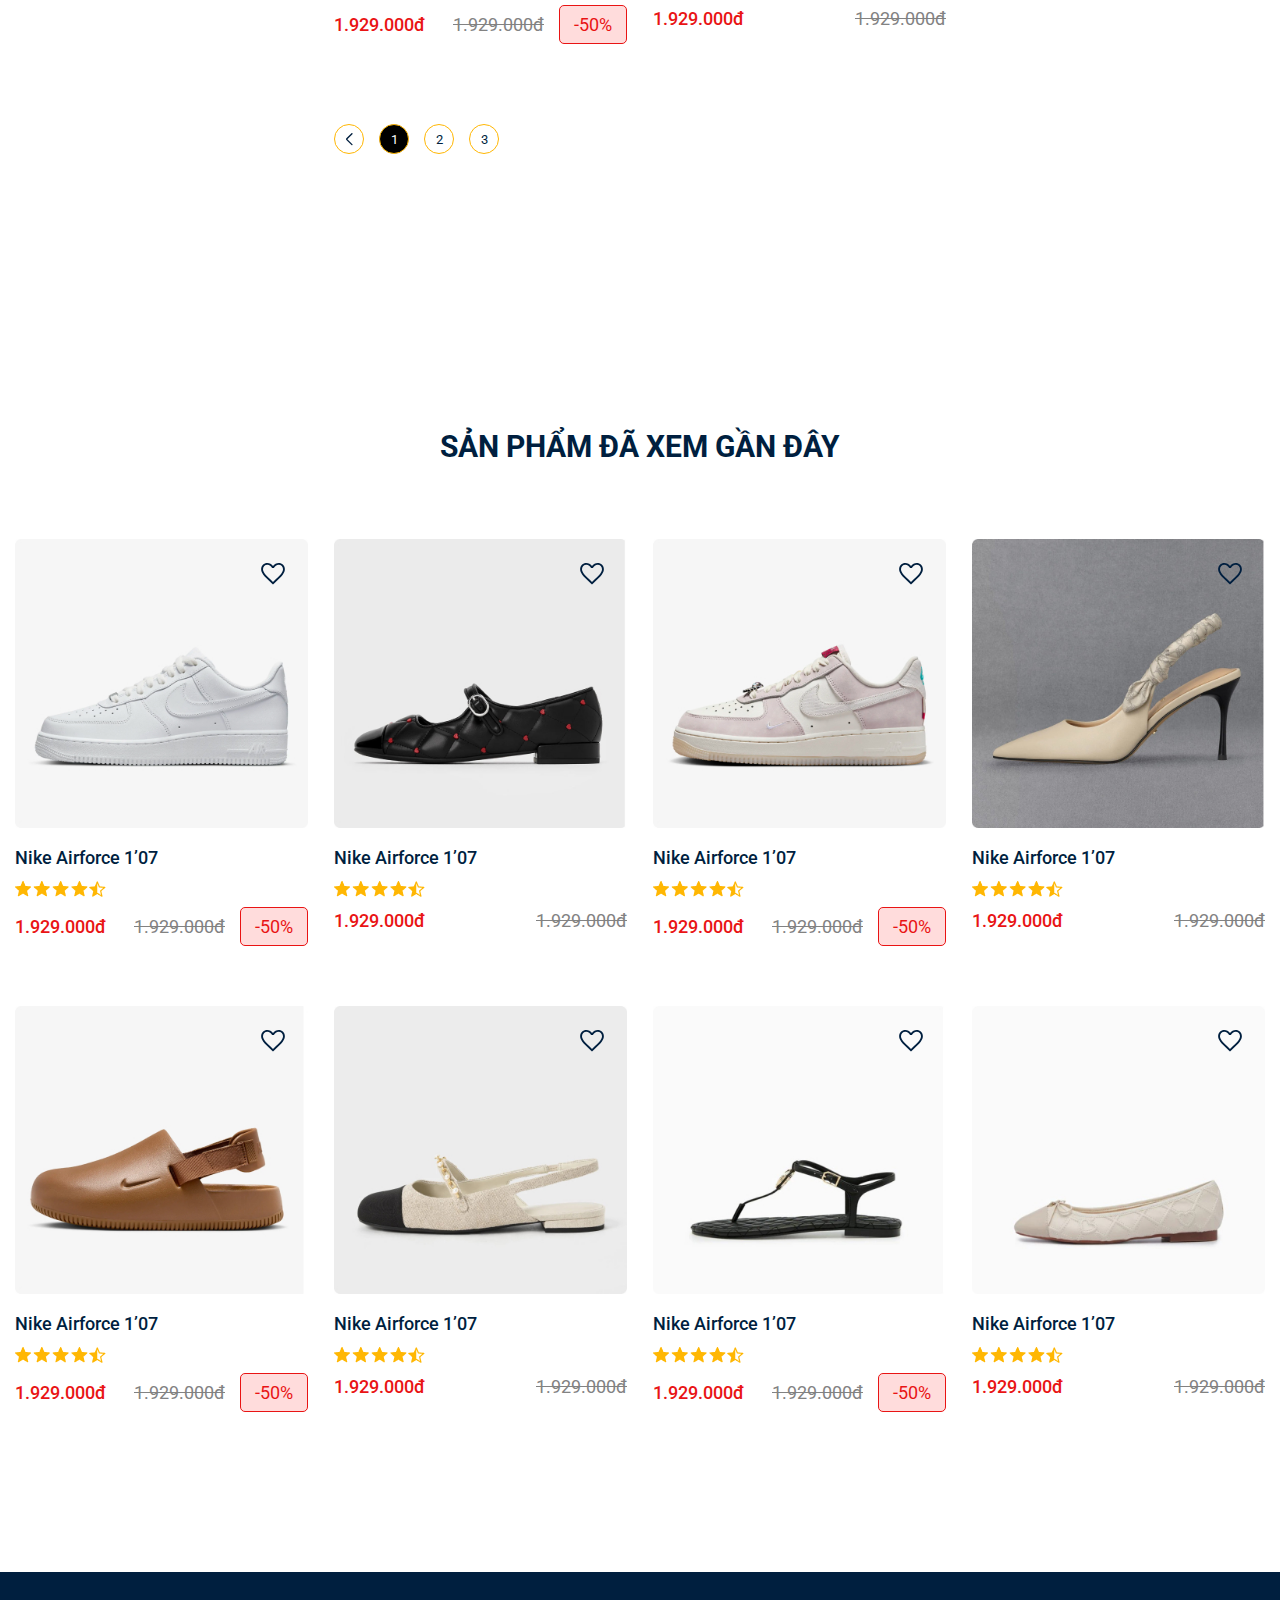
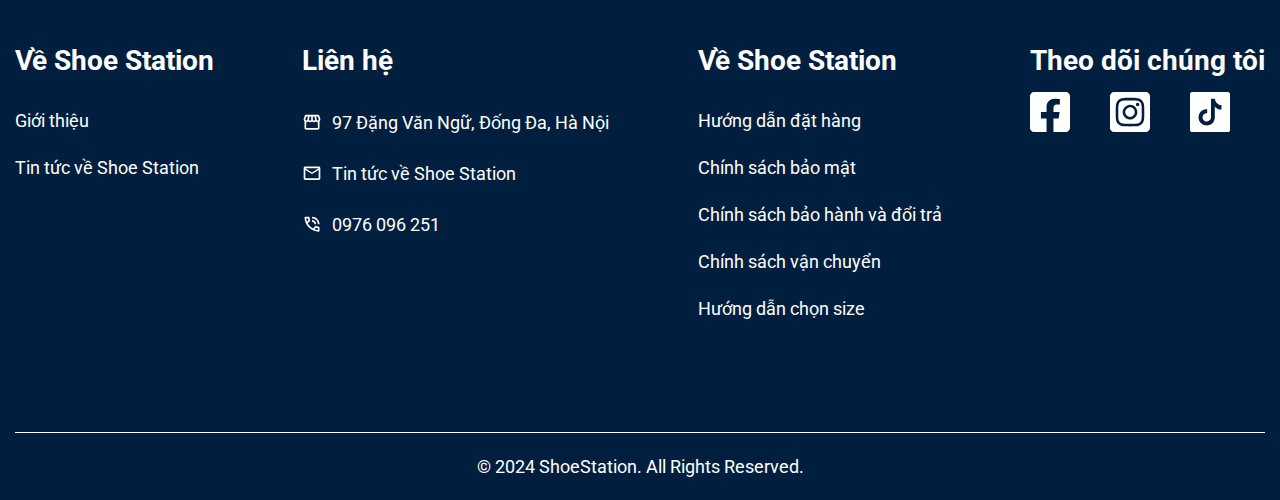
<file: product.html>
<!DOCTYPE html>
<html lang="en">

<head>
  <meta charset="UTF-8">
  <meta name="viewport" content="width=device-width, initial-scale=1.0">
  <link rel="stylesheet" href="./css/style.css">
  <!-- font -->
  <link rel="preconnect" href="https://fonts.googleapis.com">
  <link rel="preconnect" href="https://fonts.gstatic.com" crossorigin>
  <link
    href="https://fonts.googleapis.com/css2?family=Roboto:ital,wght@0,300;0,400;0,500;1,300;1,400;1,500&display=swap"
    rel="stylesheet">
  <!-- font awesome -->
  <link rel="stylesheet" href="https://cdnjs.cloudflare.com/ajax/libs/font-awesome/6.5.1/css/all.min.css" />
  <title>Shoestation</title>
</head>

<body>
  <div class="header-top">
    <div class="container">
      <div class="header-top__box">
        <div class="header-top__left">
          <div class="header-top__email">
            <svg xmlns="http://www.w3.org/2000/svg" width="16" height="16" viewBox="0 0 16 16" fill="none">
              <mask id="mask0_147_8189" style="mask-type:alpha" maskUnits="userSpaceOnUse" x="0" y="0" width="16"
                height="16">
                <rect width="16" height="16" fill="#D9D9D9" />
              </mask>
              <g mask="url(#mask0_147_8189)">
                <path
                  d="M2.66536 13.3327C2.2987 13.3327 1.98481 13.2021 1.7237 12.941C1.46259 12.6799 1.33203 12.366 1.33203 11.9993V3.99935C1.33203 3.63268 1.46259 3.31879 1.7237 3.05768C1.98481 2.79657 2.2987 2.66602 2.66536 2.66602H13.332C13.6987 2.66602 14.0126 2.79657 14.2737 3.05768C14.5348 3.31879 14.6654 3.63268 14.6654 3.99935V11.9993C14.6654 12.366 14.5348 12.6799 14.2737 12.941C14.0126 13.2021 13.6987 13.3327 13.332 13.3327H2.66536ZM7.9987 8.66602L2.66536 5.33268V11.9993H13.332V5.33268L7.9987 8.66602ZM7.9987 7.33268L13.332 3.99935H2.66536L7.9987 7.33268ZM2.66536 5.33268V3.99935V11.9993V5.33268Z"
                  fill="white" />
              </g>
            </svg>
            <a href="#">support@features.vn</a>
          </div>
          <div class="header-top__phone">
            <svg xmlns="http://www.w3.org/2000/svg" width="16" height="16" viewBox="0 0 16 16" fill="none">
              <mask id="mask0_147_8195" style="mask-type:alpha" maskUnits="userSpaceOnUse" x="0" y="0" width="16"
                height="16">
                <rect width="16" height="16" fill="#D9D9D9" />
              </mask>
              <g mask="url(#mask0_147_8195)">
                <path
                  d="M12.6667 8C12.6667 6.7 12.2139 5.59722 11.3083 4.69167C10.4028 3.78611 9.3 3.33333 8 3.33333V2C8.83333 2 9.61389 2.15833 10.3417 2.475C11.0694 2.79167 11.7028 3.21944 12.2417 3.75833C12.7806 4.29722 13.2083 4.93056 13.525 5.65833C13.8417 6.38611 14 7.16667 14 8H12.6667ZM10 8C10 7.44444 9.80556 6.97222 9.41667 6.58333C9.02778 6.19444 8.55556 6 8 6V4.66667C8.92222 4.66667 9.70833 4.99167 10.3583 5.64167C11.0083 6.29167 11.3333 7.07778 11.3333 8H10ZM13.3 14C11.9111 14 10.5389 13.6972 9.18333 13.0917C7.82778 12.4861 6.59444 11.6278 5.48333 10.5167C4.37222 9.40556 3.51389 8.17222 2.90833 6.81667C2.30278 5.46111 2 4.08889 2 2.7C2 2.5 2.06667 2.33333 2.2 2.2C2.33333 2.06667 2.5 2 2.7 2H5.4C5.55556 2 5.69444 2.05278 5.81667 2.15833C5.93889 2.26389 6.01111 2.38889 6.03333 2.53333L6.46667 4.86667C6.48889 5.04444 6.48333 5.19444 6.45 5.31667C6.41667 5.43889 6.35556 5.54444 6.26667 5.63333L4.65 7.26667C4.87222 7.67778 5.13611 8.075 5.44167 8.45833C5.74722 8.84167 6.08333 9.21111 6.45 9.56667C6.79444 9.91111 7.15556 10.2306 7.53333 10.525C7.91111 10.8194 8.31111 11.0889 8.73333 11.3333L10.3 9.76667C10.4 9.66667 10.5306 9.59167 10.6917 9.54167C10.8528 9.49167 11.0111 9.47778 11.1667 9.5L13.4667 9.96667C13.6222 10.0111 13.75 10.0917 13.85 10.2083C13.95 10.325 14 10.4556 14 10.6V13.3C14 13.5 13.9333 13.6667 13.8 13.8C13.6667 13.9333 13.5 14 13.3 14ZM4.01667 6L5.11667 4.9L4.83333 3.33333H3.35C3.40556 3.78889 3.48333 4.23889 3.58333 4.68333C3.68333 5.12778 3.82778 5.56667 4.01667 6ZM9.98333 11.9667C10.4167 12.1556 10.8583 12.3056 11.3083 12.4167C11.7583 12.5278 12.2111 12.6 12.6667 12.6333V11.1667L11.1 10.85L9.98333 11.9667Z"
                  fill="white" />
              </g>
            </svg>
            <a href="#">0976 096 251</a>
          </div>
        </div>
        <div class="header-top__right">
          <a href="#">
            <svg xmlns="http://www.w3.org/2000/svg" width="8" height="16" viewBox="0 0 8 16" fill="none">
              <path
                d="M2.21796 16V8.49234H0.234375V5.78922H2.21796V3.4804C2.21796 1.66611 3.38967 0 6.08955 0C7.18268 0 7.99101 0.10488 7.99101 0.10488L7.92732 2.62914C7.92732 2.62914 7.10296 2.6211 6.20338 2.6211C5.22976 2.6211 5.07377 3.07014 5.07377 3.81544V5.78922H8.00471L7.87718 8.49234H5.07377V16H2.21796Z"
                fill="white" />
            </svg>
          </a>
          <a href="#">
            <svg xmlns="http://www.w3.org/2000/svg" width="16" height="16" viewBox="0 0 16 16" fill="none">
              <path
                d="M5.33788 8C5.33788 6.5273 6.53146 5.33312 8.00423 5.33312C9.47699 5.33312 10.6712 6.5273 10.6712 8C10.6712 9.4727 9.47699 10.6669 8.00423 10.6669C6.53146 10.6669 5.33788 9.4727 5.33788 8ZM3.89616 8C3.89616 10.2688 5.73534 12.1079 8.00423 12.1079C10.2731 12.1079 12.1123 10.2688 12.1123 8C12.1123 5.7312 10.2731 3.8921 8.00423 3.8921C5.73534 3.8921 3.89616 5.7312 3.89616 8ZM11.3149 3.72922C11.3147 4.25941 11.7443 4.68939 12.2745 4.6896C12.8048 4.68981 13.2348 4.26018 13.235 3.72998C13.2352 3.19979 12.8055 2.76981 12.2753 2.7696C11.7453 2.76985 11.3153 3.19928 11.3149 3.72922ZM4.7721 14.5118C3.9921 14.4763 3.56814 14.3464 3.28641 14.2366C2.91289 14.0912 2.64638 13.918 2.36618 13.6382C2.08597 13.3584 1.91253 13.0922 1.76775 12.7187C1.65792 12.4371 1.528 12.013 1.49254 11.233C1.45376 10.3898 1.44601 10.1364 1.44601 8.00006C1.44601 5.86368 1.4544 5.61107 1.49254 4.7671C1.52806 3.98714 1.65895 3.5639 1.76775 3.28147C1.91317 2.90797 2.08636 2.64147 2.36618 2.36128C2.646 2.08109 2.91225 1.90765 3.28641 1.76288C3.56802 1.65306 3.9921 1.52314 4.7721 1.48768C5.61539 1.4489 5.86872 1.44115 8.00423 1.44115C10.1397 1.44115 10.3933 1.44954 11.2373 1.48768C12.0173 1.5232 12.4406 1.65408 12.723 1.76288C13.0965 1.90765 13.363 2.08147 13.6432 2.36128C13.9234 2.64109 14.0962 2.90797 14.2417 3.28147C14.3515 3.56307 14.4814 3.98714 14.5169 4.7671C14.5557 5.61107 14.5634 5.86368 14.5634 8.00006C14.5634 10.1364 14.5557 10.3891 14.5169 11.233C14.4813 12.013 14.3508 12.4369 14.2417 12.7187C14.0962 13.0922 13.9231 13.3587 13.6432 13.6382C13.3634 13.9178 13.0965 14.0912 12.723 14.2366C12.4414 14.3464 12.0173 14.4764 11.2373 14.5118C10.394 14.5506 10.1407 14.5583 8.00423 14.5583C5.86776 14.5583 5.61514 14.5506 4.7721 14.5118ZM4.70585 0.048448C3.85417 0.087232 3.2722 0.222272 2.76395 0.420032C2.2376 0.624256 1.79201 0.89824 1.34674 1.34278C0.901478 1.78733 0.628187 2.2336 0.423955 2.75994C0.226187 3.26848 0.0911417 3.85011 0.0523562 4.70176C0.0129306 5.55475 0.00390625 5.82746 0.00390625 8C0.00390625 10.1725 0.0129306 10.4452 0.0523562 11.2982C0.0911417 12.15 0.226187 12.7315 0.423955 13.2401C0.628187 13.7661 0.901542 14.2129 1.34674 14.6572C1.79195 15.1016 2.2376 15.3752 2.76395 15.58C3.27316 15.7777 3.85417 15.9128 4.70585 15.9516C5.55933 15.9903 5.8316 16 8.00423 16C10.1769 16 10.4496 15.991 11.3026 15.9516C12.1543 15.9128 12.7359 15.7777 13.2445 15.58C13.7705 15.3752 14.2164 15.1018 14.6617 14.6572C15.107 14.2127 15.3797 13.7661 15.5845 13.2401C15.7823 12.7315 15.918 12.1499 15.9561 11.2982C15.9949 10.4446 16.0039 10.1725 16.0039 8C16.0039 5.82746 15.9949 5.55475 15.9561 4.70176C15.9173 3.85005 15.7823 3.26816 15.5845 2.75994C15.3797 2.23392 15.1063 1.78803 14.6617 1.34278C14.2171 0.897536 13.7705 0.624256 13.2451 0.420032C12.7359 0.222272 12.1543 0.086592 11.3032 0.048448C10.4502 0.009664 10.1775 0 8.00487 0C5.83224 0 5.55933 0.009024 4.70585 0.048448Z"
                fill="white" />
            </svg>
          </a>
          <a href="#">
            <svg xmlns="http://www.w3.org/2000/svg" width="14" height="16" viewBox="0 0 14 16" fill="none">
              <path
                d="M13.9998 6.55969C12.6241 6.56298 11.282 6.13392 10.1633 5.33313V10.9181C10.1629 11.9525 9.84674 12.9622 9.25706 13.812C8.66738 14.6619 7.83229 15.3115 6.86347 15.6739C5.89464 16.0364 4.83825 16.0944 3.83556 15.8402C2.83286 15.5861 1.93165 15.0319 1.25243 14.2517C0.573211 13.4716 0.148357 12.5026 0.0346788 11.4745C-0.0789997 10.4464 0.123915 9.40803 0.616291 8.49833C1.10867 7.58863 1.86704 6.85093 2.78999 6.38387C3.71294 5.91681 4.75649 5.74265 5.7811 5.88469V8.69375C5.31224 8.54627 4.80876 8.55071 4.34258 8.70644C3.87639 8.86217 3.47134 9.16123 3.18525 9.56089C2.89916 9.96056 2.74668 10.4404 2.74958 10.9319C2.75247 11.4234 2.9106 11.9014 3.20137 12.2977C3.49214 12.694 3.9007 12.9882 4.36868 13.1385C4.83667 13.2887 5.34016 13.2872 5.80725 13.1342C6.27434 12.9812 6.68115 12.6845 6.96957 12.2866C7.258 11.8886 7.4133 11.4096 7.41329 10.9181V0H10.1633C10.1614 0.232231 10.1808 0.464146 10.2214 0.692813C10.317 1.20328 10.5157 1.68888 10.8053 2.11992C11.095 2.55096 11.4696 2.91837 11.9061 3.19969C12.5272 3.61034 13.2553 3.82922 13.9998 3.82906V6.55969Z"
                fill="white" />
            </svg>
          </a>
        </div>
      </div>
    </div>
  </div>
  <header class="section-header">
    <div class="container">
      <div class="header">
        <div class="header__logo">
          <img src="./images/logo.png" alt="logo">
        </div>
        <ul class="header__menu">
          <li class=""><a href="index.html">Trang chủ</a></li>
          <li class="header__menu-primary"> <a href="product.html">Sản phẩm</a></li>
          <li><a href="tintuc.html">Tin tức</a></li>
          <li><a href="gioithieu.html">Giới thiệu</a></li>
        </ul>
        <div class="header__right">
          <div class="header__right-search">
            <svg xmlns="http://www.w3.org/2000/svg" width="24" height="24" viewBox="0 0 24 24" fill="none">
              <mask id="mask0_147_8231" style="mask-type:alpha" maskUnits="userSpaceOnUse" x="0" y="0" width="24"
                height="24">
                <rect width="24" height="24" transform="matrix(-1 0 0 1 24 0)" fill="#D9D9D9" />
              </mask>
              <g mask="url(#mask0_147_8231)">
                <path
                  d="M4.4 21L10.7 14.7C11.2 15.1 11.775 15.4167 12.425 15.65C13.075 15.8833 13.7667 16 14.5 16C16.3167 16 17.8542 15.3708 19.1125 14.1125C20.3708 12.8542 21 11.3167 21 9.5C21 7.68333 20.3708 6.14583 19.1125 4.8875C17.8542 3.62917 16.3167 3 14.5 3C12.6833 3 11.1458 3.62917 9.8875 4.8875C8.62917 6.14583 8 7.68333 8 9.5C8 10.2333 8.11667 10.925 8.35 11.575C8.58333 12.225 8.9 12.8 9.3 13.3L3 19.6L4.4 21ZM14.5 14C13.25 14 12.1875 13.5625 11.3125 12.6875C10.4375 11.8125 10 10.75 10 9.5C10 8.25 10.4375 7.1875 11.3125 6.3125C12.1875 5.4375 13.25 5 14.5 5C15.75 5 16.8125 5.4375 17.6875 6.3125C18.5625 7.1875 19 8.25 19 9.5C19 10.75 18.5625 11.8125 17.6875 12.6875C16.8125 13.5625 15.75 14 14.5 14Z"
                  fill="#001F3F" />
              </g>
            </svg>
            <input type="text">
          </div>
          <div class="header__list-icon">
            <a href="#" class="header__avata"><img src="./images/avata.png" alt="avata">
            </a>
            <a href="#" class="header__wishlist">
              <svg xmlns="http://www.w3.org/2000/svg" width="30" height="30" viewBox="0 0 30 30" fill="none">
                <mask id="mask0_147_8240" style="mask-type:alpha" maskUnits="userSpaceOnUse" x="0" y="0" width="30"
                  height="30">
                  <rect width="30" height="30" fill="#D9D9D9" />
                </mask>
                <g mask="url(#mask0_147_8240)">
                  <path
                    d="M15 26.25L13.1875 24.625C11.0833 22.7292 9.34375 21.0938 7.96875 19.7188C6.59375 18.3437 5.5 17.1094 4.6875 16.0156C3.875 14.9219 3.30729 13.9167 2.98438 13C2.66146 12.0833 2.5 11.1458 2.5 10.1875C2.5 8.22917 3.15625 6.59375 4.46875 5.28125C5.78125 3.96875 7.41667 3.3125 9.375 3.3125C10.4583 3.3125 11.4896 3.54167 12.4687 4C13.4479 4.45833 14.2917 5.10417 15 5.9375C15.7083 5.10417 16.5521 4.45833 17.5313 4C18.5104 3.54167 19.5417 3.3125 20.625 3.3125C22.5833 3.3125 24.2188 3.96875 25.5313 5.28125C26.8438 6.59375 27.5 8.22917 27.5 10.1875C27.5 11.1458 27.3385 12.0833 27.0156 13C26.6927 13.9167 26.125 14.9219 25.3125 16.0156C24.5 17.1094 23.4063 18.3437 22.0312 19.7188C20.6562 21.0938 18.9167 22.7292 16.8125 24.625L15 26.25ZM15 22.875C17 21.0833 18.6458 19.5469 19.9375 18.2656C21.2292 16.9844 22.25 15.8698 23 14.9219C23.75 13.974 24.2708 13.1302 24.5625 12.3906C24.8542 11.651 25 10.9167 25 10.1875C25 8.9375 24.5833 7.89583 23.75 7.0625C22.9167 6.22917 21.875 5.8125 20.625 5.8125C19.6458 5.8125 18.7396 6.08854 17.9062 6.64063C17.0729 7.19271 16.5 7.89583 16.1875 8.75H13.8125C13.5 7.89583 12.9271 7.19271 12.0938 6.64063C11.2604 6.08854 10.3542 5.8125 9.375 5.8125C8.125 5.8125 7.08333 6.22917 6.25 7.0625C5.41667 7.89583 5 8.9375 5 10.1875C5 10.9167 5.14583 11.651 5.4375 12.3906C5.72917 13.1302 6.25 13.974 7 14.9219C7.75 15.8698 8.77083 16.9844 10.0625 18.2656C11.3542 19.5469 13 21.0833 15 22.875Z"
                    fill="#1C1B1F" />
                </g>
              </svg>
              <span>0</span>
            </a>
            <a href="#" class="header__cart">
              <svg xmlns="http://www.w3.org/2000/svg" width="20" height="26" viewBox="0 0 20 26" fill="none">
                <path
                  d="M2.5 25.5C1.8125 25.5 1.22396 25.2552 0.734375 24.7656C0.244792 24.276 0 23.6875 0 23V8C0 7.3125 0.244792 6.72396 0.734375 6.23438C1.22396 5.74479 1.8125 5.5 2.5 5.5H5C5 4.125 5.48958 2.94792 6.46875 1.96875C7.44792 0.989583 8.625 0.5 10 0.5C11.375 0.5 12.5521 0.989583 13.5312 1.96875C14.5104 2.94792 15 4.125 15 5.5H17.5C18.1875 5.5 18.776 5.74479 19.2656 6.23438C19.7552 6.72396 20 7.3125 20 8V23C20 23.6875 19.7552 24.276 19.2656 24.7656C18.776 25.2552 18.1875 25.5 17.5 25.5H2.5ZM2.5 23H17.5V8H15V10.5C15 10.8542 14.8802 11.151 14.6406 11.3906C14.401 11.6302 14.1042 11.75 13.75 11.75C13.3958 11.75 13.099 11.6302 12.8594 11.3906C12.6198 11.151 12.5 10.8542 12.5 10.5V8H7.5V10.5C7.5 10.8542 7.38021 11.151 7.14063 11.3906C6.90104 11.6302 6.60417 11.75 6.25 11.75C5.89583 11.75 5.59896 11.6302 5.35937 11.3906C5.11979 11.151 5 10.8542 5 10.5V8H2.5V23ZM7.5 5.5H12.5C12.5 4.8125 12.2552 4.22396 11.7656 3.73438C11.276 3.24479 10.6875 3 10 3C9.3125 3 8.72396 3.24479 8.23438 3.73438C7.74479 4.22396 7.5 4.8125 7.5 5.5Z"
                  fill="#1C1B1F" />
              </svg>
              <span>0</span>
            </a>
          </div>
        </div>
      </div>
    </div>
  </header>
  <!-- breadcrumb -->
  <section>
    <div class="container">
      <div class="breadcrumb">
        <span>Trang chủ/</span>
        <span class="breadcrumb__title">Sản phẩm</span>
      </div>
    </div>
  </section>

  <!-- san pham  -->
  <section>
    <div class="container">
      <div class="row">
        <div class="col " style="--col-xs: 12; --col-md: 12; --col-lg: 3; --col-xl: 3">
          <div class="product-sidebar">
            <h3 class="product-sidebar__title">Bộ lọc</h3>
            <div class="product-sidebar__box">
              <div class="product-sidebar__label">Giới tính</div>
              <div class="checkbox">
                <label class="product-checkbox d-flex">
                  <div class="product-checkbox__content d-flex ">
                    <input type="checkbox" class="product-checkbox__input">
                    <p class="product-checkbox__item">Nam</p>
                  </div>
                </label>
              </div>
              <div class="checkbox">
                <label class="product-checkbox d-flex">
                  <div class="product-checkbox__content d-flex ">
                    <input type="checkbox" class="product-checkbox__input">
                    <p class="product-checkbox__item">Nữ</p>
                  </div>
                </label>
              </div>
              <div class="checkbox">
                <label class="product-checkbox d-flex">
                  <div class="product-checkbox__content d-flex ">
                    <input type="checkbox" class="product-checkbox__input">
                    <p class="product-checkbox__item">Unisex</p>
                  </div>
                </label>
              </div>
            </div>
            <div class="product-sidebar__box">
              <div class="product-sidebar__label">Kích thước</div>
              <div class="product-sidebar__flex d-flex" style="gap: 5px;">
                <div class="checkbox checkbox--size" style="margin-bottom: 5px;">
                  <label class="product-checkbox d-flex">
                    <div class="product-checkbox__content d-flex ">
                      <input type="checkbox" class="product-checkbox__input">
                      <p class="product-checkbox__item">34</p>
                    </div>
                  </label>
                </div>
                <div class="checkbox checkbox--size">
                  <label class="product-checkbox d-flex">
                    <div class="product-checkbox__content d-flex ">
                      <input type="checkbox" class="product-checkbox__input">
                      <p class="product-checkbox__item">35</p>
                    </div>
                  </label>
                </div>
                <div class="checkbox checkbox--size">
                  <label class="product-checkbox d-flex">
                    <div class="product-checkbox__content d-flex ">
                      <input type="checkbox" class="product-checkbox__input">
                      <p class="product-checkbox__item">36</p>
                    </div>
                  </label>
                </div>
                <div class="checkbox checkbox--size">
                  <label class="product-checkbox d-flex">
                    <div class="product-checkbox__content d-flex ">
                      <input type="checkbox" class="product-checkbox__input">
                      <p class="product-checkbox__item">37</p>
                    </div>
                  </label>
                </div>
                <div class="checkbox checkbox--size">
                  <label class="product-checkbox d-flex">
                    <div class="product-checkbox__content d-flex ">
                      <input type="checkbox" class="product-checkbox__input">
                      <p class="product-checkbox__item">38</p>
                    </div>
                  </label>
                </div>
                <div class="checkbox checkbox--size">
                  <label class="product-checkbox d-flex">
                    <div class="product-checkbox__content d-flex ">
                      <input type="checkbox" class="product-checkbox__input">
                      <p class="product-checkbox__item">39</p>
                    </div>
                  </label>
                </div>
                <div class="checkbox checkbox--size">
                  <label class="product-checkbox d-flex">
                    <div class="product-checkbox__content d-flex ">
                      <input type="checkbox" class="product-checkbox__input">
                      <p class="product-checkbox__item">40</p>
                    </div>
                  </label>
                </div>
                <div class="checkbox checkbox--size">
                  <label class="product-checkbox d-flex">
                    <div class="product-checkbox__content d-flex ">
                      <input type="checkbox" class="product-checkbox__input">
                      <p class="product-checkbox__item">41</p>
                    </div>
                  </label>
                </div>
                <div class="checkbox checkbox--size">
                  <label class="product-checkbox d-flex">
                    <div class="product-checkbox__content d-flex ">
                      <input type="checkbox" class="product-checkbox__input">
                      <p class="product-checkbox__item">42</p>
                    </div>
                  </label>
                </div>
                <div class="checkbox checkbox--size">
                  <label class="product-checkbox d-flex">
                    <div class="product-checkbox__content d-flex ">
                      <input type="checkbox" class="product-checkbox__input">
                      <p class="product-checkbox__item">43</p>
                    </div>
                  </label>
                </div>
                <div class="checkbox checkbox--size">
                  <label class="product-checkbox d-flex">
                    <div class="product-checkbox__content d-flex ">
                      <input type="checkbox" class="product-checkbox__input">
                      <p class="product-checkbox__item">44</p>
                    </div>
                  </label>
                </div>
                <div class="checkbox checkbox--size">
                  <label class="product-checkbox d-flex">
                    <div class="product-checkbox__content d-flex ">
                      <input type="checkbox" class="product-checkbox__input">
                      <p class="product-checkbox__item">45</p>
                    </div>
                  </label>
                </div>
              </div>
            </div>
            <div class="product-sidebar__box">
              <div class="product-sidebar__label">Màu sắc</div>
              <div class="product-sidebar__flex d-flex">
                <div class="checkbox checkbox--color checkbox--color-black">
                  <label class="product-checkbox d-flex">
                    <div class="product-checkbox__content d-flex ">
                      <input type="checkbox" class="product-checkbox__input">
                    </div>
                  </label>
                </div>
                <div class="checkbox checkbox--color checkbox--color-white">
                  <label class="product-checkbox d-flex">
                    <div class="product-checkbox__content d-flex ">
                      <input type="checkbox" class="product-checkbox__input">
                    </div>
                  </label>
                </div>
                <div class="checkbox checkbox--color checkbox--color-beige">
                  <label class="product-checkbox d-flex">
                    <div class="product-checkbox__content d-flex ">
                      <input type="checkbox" class="product-checkbox__input">
                    </div>
                  </label>
                </div>
                <div class="checkbox checkbox--color checkbox--color-blue">
                  <label class="product-checkbox d-flex">
                    <div class="product-checkbox__content d-flex ">
                      <input type="checkbox" class="product-checkbox__input">
                    </div>
                  </label>
                </div>
                <div class="checkbox checkbox--color checkbox--color-pink">
                  <label class="product-checkbox d-flex">
                    <div class="product-checkbox__content d-flex ">
                      <input type="checkbox" class="product-checkbox__input">
                    </div>
                  </label>
                </div>
                <div class="checkbox checkbox--color checkbox--color-red">
                  <label class="product-checkbox d-flex">
                    <div class="product-checkbox__content d-flex ">
                      <input type="checkbox" class="product-checkbox__input">
                    </div>
                  </label>
                </div>
                <div class="checkbox checkbox--color checkbox--color-purple">
                  <label class="product-checkbox d-flex">
                    <div class="product-checkbox__content d-flex ">
                      <input type="checkbox" class="product-checkbox__input">
                    </div>
                  </label>
                </div>
                <div class="checkbox checkbox--color checkbox--color-brown">
                  <label class="product-checkbox d-flex">
                    <div class="product-checkbox__content d-flex ">
                      <input type="checkbox" class="product-checkbox__input">
                    </div>
                  </label>
                </div>
                <div class="checkbox checkbox--color checkbox--color-green">
                  <label class="product-checkbox d-flex">
                    <div class="product-checkbox__content d-flex ">
                      <input type="checkbox" class="product-checkbox__input">
                    </div>
                  </label>
                </div>
                <div class="checkbox checkbox--color checkbox--color-orange">
                  <label class="product-checkbox d-flex">
                    <div class="product-checkbox__content d-flex ">
                      <input type="checkbox" class="product-checkbox__input">
                    </div>
                  </label>
                </div>
                <div class="checkbox checkbox--color checkbox--color-navy">
                  <label class="product-checkbox d-flex">
                    <div class="product-checkbox__content d-flex ">
                      <input type="checkbox" class="product-checkbox__input">
                    </div>
                  </label>
                </div>

                <div class="checkbox checkbox--color checkbox--color-yellow">
                  <label class="product-checkbox d-flex">
                    <div class="product-checkbox__content d-flex ">
                      <input type="checkbox" class="product-checkbox__input">
                    </div>
                  </label>
                </div>
              </div>


            </div>
            <div class="product-sidebar__box">
              <div class="product-sidebar__label">Giá</div>
              <div class="checkbox">
                <label class="product-checkbox d-flex">
                  <div class="product-checkbox__content d-flex ">
                    <input type="checkbox" class="product-checkbox__input">
                    <p class="product-checkbox__item">Dưới 500,000đ</p>
                  </div>
                </label>
              </div>
              <div class="checkbox">
                <label class="product-checkbox d-flex">
                  <div class="product-checkbox__content d-flex ">
                    <input type="checkbox" class="product-checkbox__input">
                    <p class="product-checkbox__item">Từ 500,000đ - 1,000,000đ</p>
                  </div>
                </label>
              </div>
              <div class="checkbox">
                <label class="product-checkbox d-flex">
                  <div class="product-checkbox__content d-flex ">
                    <input type="checkbox" class="product-checkbox__input">
                    <p class="product-checkbox__item">Từ 1,000,000đ - 1,500,000đ</p>
                  </div>
                </label>
              </div>
              <div class="checkbox">
                <label class="product-checkbox d-flex">
                  <div class="product-checkbox__content d-flex ">
                    <input type="checkbox" class="product-checkbox__input">
                    <p class="product-checkbox__item">Từ 1,500,000đ - 2,000,000đ</p>
                  </div>
                </label>
              </div>
              <div class="checkbox">
                <label class="product-checkbox d-flex">
                  <div class="product-checkbox__content d-flex ">
                    <input type="checkbox" class="product-checkbox__input">
                    <p class="product-checkbox__item">Trên 2,000,000đ</p>
                  </div>
                </label>
              </div>
            </div>
          </div>
        </div>
        <div class="col" style="--col-xs: 12; --col-md: 12; --col-lg: 9; --col-xl: 9">
          <div class="range">
            <select id="range__select" class="range__select" name="list">
              <option>Mặc định</option>
              <option>Từ A - Z</option>
              <option>Từ Z - A </option>
              <option>Giá tăng dần</option>
              <option>Giá giảm dần</option>
            </select>
          </div>
          <div class="row">
            <div class="col" style="--col-xs: 6; --col-md: 4; --col-lg: 3; --col-xl: 4">
              <a href="#" class="product">
                <div class="product__box-img">
                  <img src="./images/product.jpg" alt="product">

                  <svg xmlns="http://www.w3.org/2000/svg" width="24" height="23" viewBox="0 0 24 23" fill="none">
                    <path
                      d="M12 22.4086L10.6202 21.1682C8.54808 19.2884 6.83454 17.673 5.47956 16.3221C4.1246 14.9711 3.0509 13.7688 2.25844 12.7151C1.46596 11.6614 0.912271 10.7003 0.597375 9.83169C0.282458 8.9631 0.125 8.0817 0.125 7.18747C0.125 5.41345 0.723156 3.92828 1.91947 2.73197C3.11578 1.53566 4.60095 0.9375 6.37497 0.9375C7.46632 0.9375 8.49757 1.19272 9.46872 1.70316C10.4399 2.21357 11.2836 2.94554 12 3.89906C12.7163 2.94554 13.5601 2.21357 14.5312 1.70316C15.5024 1.19272 16.5336 0.9375 17.625 0.9375C19.399 0.9375 20.8842 1.53566 22.0805 2.73197C23.2768 3.92828 23.8749 5.41345 23.8749 7.18747C23.8749 8.0817 23.7175 8.9631 23.4026 9.83169C23.0877 10.7003 22.534 11.6614 21.7415 12.7151C20.949 13.7688 19.8773 14.9711 18.5264 16.3221C17.1754 17.673 15.4599 19.2884 13.3798 21.1682L12 22.4086ZM12 19.875C14 18.0753 15.6458 16.5328 16.9375 15.2476C18.2291 13.9623 19.25 12.8457 20 11.8978C20.75 10.9499 21.2708 10.1081 21.5625 9.37256C21.8541 8.63698 22 7.90862 22 7.18747C22 5.93747 21.5833 4.8958 20.75 4.06247C19.9166 3.22914 18.875 2.81247 17.625 2.81247C16.6378 2.81247 15.7255 3.09252 14.8882 3.65263C14.0509 4.21271 13.3878 4.99196 12.899 5.99038H11.1009C10.6041 4.98396 9.93908 4.2027 9.10575 3.6466C8.27242 3.09051 7.36216 2.81247 6.37497 2.81247C5.13299 2.81247 4.09332 3.22914 3.25597 4.06247C2.41864 4.8958 1.99997 5.93747 1.99997 7.18747C1.99997 7.90862 2.1458 8.63698 2.43747 9.37256C2.72914 10.1081 3.24997 10.9499 3.99997 11.8978C4.74997 12.8457 5.7708 13.9603 7.06247 15.2416C8.35414 16.5228 9.99997 18.0673 12 19.875Z"
                      fill="#001F3F" />
                  </svg>

                </div>
                <div class="product__content">
                  <div class="product__name">Nike Airforce 1’07</div>
                  <div class="product__star">
                    <img src="./images/star.png" alt="star">
                  </div>
                  <div class="product__price">
                    <div>
                      <span class="product__price-now">1.929.000đ</span>
                      <span class="product__price-del">1.929.000đ</span>
                    </div>
                    <div class="product__sale">-50%</div>
                  </div>
                </div>
              </a>
            </div>
            <div class="col" style="--col-xs: 6; --col-md: 4; --col-lg: 3; --col-xl: 4">
              <a href="#" class="product">
                <div class="product__box-img">
                  <img src="./images/product2.jpg" alt="product">

                  <svg xmlns="http://www.w3.org/2000/svg" width="24" height="23" viewBox="0 0 24 23" fill="none">
                    <path
                      d="M12 22.4086L10.6202 21.1682C8.54808 19.2884 6.83454 17.673 5.47956 16.3221C4.1246 14.9711 3.0509 13.7688 2.25844 12.7151C1.46596 11.6614 0.912271 10.7003 0.597375 9.83169C0.282458 8.9631 0.125 8.0817 0.125 7.18747C0.125 5.41345 0.723156 3.92828 1.91947 2.73197C3.11578 1.53566 4.60095 0.9375 6.37497 0.9375C7.46632 0.9375 8.49757 1.19272 9.46872 1.70316C10.4399 2.21357 11.2836 2.94554 12 3.89906C12.7163 2.94554 13.5601 2.21357 14.5312 1.70316C15.5024 1.19272 16.5336 0.9375 17.625 0.9375C19.399 0.9375 20.8842 1.53566 22.0805 2.73197C23.2768 3.92828 23.8749 5.41345 23.8749 7.18747C23.8749 8.0817 23.7175 8.9631 23.4026 9.83169C23.0877 10.7003 22.534 11.6614 21.7415 12.7151C20.949 13.7688 19.8773 14.9711 18.5264 16.3221C17.1754 17.673 15.4599 19.2884 13.3798 21.1682L12 22.4086ZM12 19.875C14 18.0753 15.6458 16.5328 16.9375 15.2476C18.2291 13.9623 19.25 12.8457 20 11.8978C20.75 10.9499 21.2708 10.1081 21.5625 9.37256C21.8541 8.63698 22 7.90862 22 7.18747C22 5.93747 21.5833 4.8958 20.75 4.06247C19.9166 3.22914 18.875 2.81247 17.625 2.81247C16.6378 2.81247 15.7255 3.09252 14.8882 3.65263C14.0509 4.21271 13.3878 4.99196 12.899 5.99038H11.1009C10.6041 4.98396 9.93908 4.2027 9.10575 3.6466C8.27242 3.09051 7.36216 2.81247 6.37497 2.81247C5.13299 2.81247 4.09332 3.22914 3.25597 4.06247C2.41864 4.8958 1.99997 5.93747 1.99997 7.18747C1.99997 7.90862 2.1458 8.63698 2.43747 9.37256C2.72914 10.1081 3.24997 10.9499 3.99997 11.8978C4.74997 12.8457 5.7708 13.9603 7.06247 15.2416C8.35414 16.5228 9.99997 18.0673 12 19.875Z"
                      fill="#001F3F" />
                  </svg>
                </div>
                <div class="product__content">
                  <div class="product__name">Nike Airforce 1’07</div>
                  <div class="product__star">
                    <img src="./images/star.png" alt="star">
                  </div>
                  <div class="product__price">
                    <span class="product__price-now">1.929.000đ</span>
                    <span class="product__price-del">1.929.000đ</span>
                  </div>
                </div>
              </a>
            </div>
            <div class="col" style="--col-xs: 6; --col-md: 4; --col-lg: 3; --col-xl: 4">
              <a href="#" class="product">
                <div class="product__box-img">
                  <img src="./images/product3.jpg" alt="product">

                  <svg xmlns="http://www.w3.org/2000/svg" width="24" height="23" viewBox="0 0 24 23" fill="none">
                    <path
                      d="M12 22.4086L10.6202 21.1682C8.54808 19.2884 6.83454 17.673 5.47956 16.3221C4.1246 14.9711 3.0509 13.7688 2.25844 12.7151C1.46596 11.6614 0.912271 10.7003 0.597375 9.83169C0.282458 8.9631 0.125 8.0817 0.125 7.18747C0.125 5.41345 0.723156 3.92828 1.91947 2.73197C3.11578 1.53566 4.60095 0.9375 6.37497 0.9375C7.46632 0.9375 8.49757 1.19272 9.46872 1.70316C10.4399 2.21357 11.2836 2.94554 12 3.89906C12.7163 2.94554 13.5601 2.21357 14.5312 1.70316C15.5024 1.19272 16.5336 0.9375 17.625 0.9375C19.399 0.9375 20.8842 1.53566 22.0805 2.73197C23.2768 3.92828 23.8749 5.41345 23.8749 7.18747C23.8749 8.0817 23.7175 8.9631 23.4026 9.83169C23.0877 10.7003 22.534 11.6614 21.7415 12.7151C20.949 13.7688 19.8773 14.9711 18.5264 16.3221C17.1754 17.673 15.4599 19.2884 13.3798 21.1682L12 22.4086ZM12 19.875C14 18.0753 15.6458 16.5328 16.9375 15.2476C18.2291 13.9623 19.25 12.8457 20 11.8978C20.75 10.9499 21.2708 10.1081 21.5625 9.37256C21.8541 8.63698 22 7.90862 22 7.18747C22 5.93747 21.5833 4.8958 20.75 4.06247C19.9166 3.22914 18.875 2.81247 17.625 2.81247C16.6378 2.81247 15.7255 3.09252 14.8882 3.65263C14.0509 4.21271 13.3878 4.99196 12.899 5.99038H11.1009C10.6041 4.98396 9.93908 4.2027 9.10575 3.6466C8.27242 3.09051 7.36216 2.81247 6.37497 2.81247C5.13299 2.81247 4.09332 3.22914 3.25597 4.06247C2.41864 4.8958 1.99997 5.93747 1.99997 7.18747C1.99997 7.90862 2.1458 8.63698 2.43747 9.37256C2.72914 10.1081 3.24997 10.9499 3.99997 11.8978C4.74997 12.8457 5.7708 13.9603 7.06247 15.2416C8.35414 16.5228 9.99997 18.0673 12 19.875Z"
                      fill="#001F3F" />
                  </svg>

                </div>
                <div class="product__content">
                  <div class="product__name">Nike Airforce 1’07</div>
                  <div class="product__star">
                    <img src="./images/star.png" alt="star">
                  </div>
                  <div class="product__price">
                    <div>
                      <span class="product__price-now">1.929.000đ</span>
                      <span class="product__price-del">1.929.000đ</span>
                    </div>
                    <div class="product__sale">-50%</div>
                  </div>
                </div>
              </a>
            </div>
            <div class="col" style="--col-xs: 6; --col-md: 4; --col-lg: 3; --col-xl: 4">
              <a href="#" class="product">
                <div class="product__box-img">
                  <img src="./images/product4.jpg" alt="product">

                  <svg xmlns="http://www.w3.org/2000/svg" width="24" height="23" viewBox="0 0 24 23" fill="none">
                    <path
                      d="M12 22.4086L10.6202 21.1682C8.54808 19.2884 6.83454 17.673 5.47956 16.3221C4.1246 14.9711 3.0509 13.7688 2.25844 12.7151C1.46596 11.6614 0.912271 10.7003 0.597375 9.83169C0.282458 8.9631 0.125 8.0817 0.125 7.18747C0.125 5.41345 0.723156 3.92828 1.91947 2.73197C3.11578 1.53566 4.60095 0.9375 6.37497 0.9375C7.46632 0.9375 8.49757 1.19272 9.46872 1.70316C10.4399 2.21357 11.2836 2.94554 12 3.89906C12.7163 2.94554 13.5601 2.21357 14.5312 1.70316C15.5024 1.19272 16.5336 0.9375 17.625 0.9375C19.399 0.9375 20.8842 1.53566 22.0805 2.73197C23.2768 3.92828 23.8749 5.41345 23.8749 7.18747C23.8749 8.0817 23.7175 8.9631 23.4026 9.83169C23.0877 10.7003 22.534 11.6614 21.7415 12.7151C20.949 13.7688 19.8773 14.9711 18.5264 16.3221C17.1754 17.673 15.4599 19.2884 13.3798 21.1682L12 22.4086ZM12 19.875C14 18.0753 15.6458 16.5328 16.9375 15.2476C18.2291 13.9623 19.25 12.8457 20 11.8978C20.75 10.9499 21.2708 10.1081 21.5625 9.37256C21.8541 8.63698 22 7.90862 22 7.18747C22 5.93747 21.5833 4.8958 20.75 4.06247C19.9166 3.22914 18.875 2.81247 17.625 2.81247C16.6378 2.81247 15.7255 3.09252 14.8882 3.65263C14.0509 4.21271 13.3878 4.99196 12.899 5.99038H11.1009C10.6041 4.98396 9.93908 4.2027 9.10575 3.6466C8.27242 3.09051 7.36216 2.81247 6.37497 2.81247C5.13299 2.81247 4.09332 3.22914 3.25597 4.06247C2.41864 4.8958 1.99997 5.93747 1.99997 7.18747C1.99997 7.90862 2.1458 8.63698 2.43747 9.37256C2.72914 10.1081 3.24997 10.9499 3.99997 11.8978C4.74997 12.8457 5.7708 13.9603 7.06247 15.2416C8.35414 16.5228 9.99997 18.0673 12 19.875Z"
                      fill="#001F3F" />
                  </svg>
                </div>
                <div class="product__content">
                  <div class="product__name">Nike Airforce 1’07</div>
                  <div class="product__star">
                    <img src="./images/star.png" alt="star">
                  </div>
                  <div class="product__price">
                    <span class="product__price-now">1.929.000đ</span>
                    <span class="product__price-del">1.929.000đ</span>
                  </div>
                </div>
              </a>
            </div>
            <div class="col" style="--col-xs: 6; --col-md: 4; --col-lg: 3; --col-xl: 4">
              <a href="#" class="product">
                <div class="product__box-img">
                  <img src="./images/product5.jpg" alt="product">

                  <svg xmlns="http://www.w3.org/2000/svg" width="24" height="23" viewBox="0 0 24 23" fill="none">
                    <path
                      d="M12 22.4086L10.6202 21.1682C8.54808 19.2884 6.83454 17.673 5.47956 16.3221C4.1246 14.9711 3.0509 13.7688 2.25844 12.7151C1.46596 11.6614 0.912271 10.7003 0.597375 9.83169C0.282458 8.9631 0.125 8.0817 0.125 7.18747C0.125 5.41345 0.723156 3.92828 1.91947 2.73197C3.11578 1.53566 4.60095 0.9375 6.37497 0.9375C7.46632 0.9375 8.49757 1.19272 9.46872 1.70316C10.4399 2.21357 11.2836 2.94554 12 3.89906C12.7163 2.94554 13.5601 2.21357 14.5312 1.70316C15.5024 1.19272 16.5336 0.9375 17.625 0.9375C19.399 0.9375 20.8842 1.53566 22.0805 2.73197C23.2768 3.92828 23.8749 5.41345 23.8749 7.18747C23.8749 8.0817 23.7175 8.9631 23.4026 9.83169C23.0877 10.7003 22.534 11.6614 21.7415 12.7151C20.949 13.7688 19.8773 14.9711 18.5264 16.3221C17.1754 17.673 15.4599 19.2884 13.3798 21.1682L12 22.4086ZM12 19.875C14 18.0753 15.6458 16.5328 16.9375 15.2476C18.2291 13.9623 19.25 12.8457 20 11.8978C20.75 10.9499 21.2708 10.1081 21.5625 9.37256C21.8541 8.63698 22 7.90862 22 7.18747C22 5.93747 21.5833 4.8958 20.75 4.06247C19.9166 3.22914 18.875 2.81247 17.625 2.81247C16.6378 2.81247 15.7255 3.09252 14.8882 3.65263C14.0509 4.21271 13.3878 4.99196 12.899 5.99038H11.1009C10.6041 4.98396 9.93908 4.2027 9.10575 3.6466C8.27242 3.09051 7.36216 2.81247 6.37497 2.81247C5.13299 2.81247 4.09332 3.22914 3.25597 4.06247C2.41864 4.8958 1.99997 5.93747 1.99997 7.18747C1.99997 7.90862 2.1458 8.63698 2.43747 9.37256C2.72914 10.1081 3.24997 10.9499 3.99997 11.8978C4.74997 12.8457 5.7708 13.9603 7.06247 15.2416C8.35414 16.5228 9.99997 18.0673 12 19.875Z"
                      fill="#001F3F" />
                  </svg>

                </div>
                <div class="product__content">
                  <div class="product__name">Nike Airforce 1’07</div>
                  <div class="product__star">
                    <img src="./images/star.png" alt="star">
                  </div>
                  <div class="product__price">
                    <div>
                      <span class="product__price-now">1.929.000đ</span>
                      <span class="product__price-del">1.929.000đ</span>
                    </div>
                    <div class="product__sale">-50%</div>
                  </div>
                </div>
              </a>
            </div>
            <div class="col" style="--col-xs: 6; --col-md: 4; --col-lg: 3; --col-xl: 4">
              <a href="#" class="product">
                <div class="product__box-img">
                  <img src="./images/product6.jpg" alt="product">

                  <svg xmlns="http://www.w3.org/2000/svg" width="24" height="23" viewBox="0 0 24 23" fill="none">
                    <path
                      d="M12 22.4086L10.6202 21.1682C8.54808 19.2884 6.83454 17.673 5.47956 16.3221C4.1246 14.9711 3.0509 13.7688 2.25844 12.7151C1.46596 11.6614 0.912271 10.7003 0.597375 9.83169C0.282458 8.9631 0.125 8.0817 0.125 7.18747C0.125 5.41345 0.723156 3.92828 1.91947 2.73197C3.11578 1.53566 4.60095 0.9375 6.37497 0.9375C7.46632 0.9375 8.49757 1.19272 9.46872 1.70316C10.4399 2.21357 11.2836 2.94554 12 3.89906C12.7163 2.94554 13.5601 2.21357 14.5312 1.70316C15.5024 1.19272 16.5336 0.9375 17.625 0.9375C19.399 0.9375 20.8842 1.53566 22.0805 2.73197C23.2768 3.92828 23.8749 5.41345 23.8749 7.18747C23.8749 8.0817 23.7175 8.9631 23.4026 9.83169C23.0877 10.7003 22.534 11.6614 21.7415 12.7151C20.949 13.7688 19.8773 14.9711 18.5264 16.3221C17.1754 17.673 15.4599 19.2884 13.3798 21.1682L12 22.4086ZM12 19.875C14 18.0753 15.6458 16.5328 16.9375 15.2476C18.2291 13.9623 19.25 12.8457 20 11.8978C20.75 10.9499 21.2708 10.1081 21.5625 9.37256C21.8541 8.63698 22 7.90862 22 7.18747C22 5.93747 21.5833 4.8958 20.75 4.06247C19.9166 3.22914 18.875 2.81247 17.625 2.81247C16.6378 2.81247 15.7255 3.09252 14.8882 3.65263C14.0509 4.21271 13.3878 4.99196 12.899 5.99038H11.1009C10.6041 4.98396 9.93908 4.2027 9.10575 3.6466C8.27242 3.09051 7.36216 2.81247 6.37497 2.81247C5.13299 2.81247 4.09332 3.22914 3.25597 4.06247C2.41864 4.8958 1.99997 5.93747 1.99997 7.18747C1.99997 7.90862 2.1458 8.63698 2.43747 9.37256C2.72914 10.1081 3.24997 10.9499 3.99997 11.8978C4.74997 12.8457 5.7708 13.9603 7.06247 15.2416C8.35414 16.5228 9.99997 18.0673 12 19.875Z"
                      fill="#001F3F" />
                  </svg>
                </div>
                <div class="product__content">
                  <div class="product__name">Nike Airforce 1’07</div>
                  <div class="product__star">
                    <img src="./images/star.png" alt="star">
                  </div>
                  <div class="product__price">
                    <span class="product__price-now">1.929.000đ</span>
                    <span class="product__price-del">1.929.000đ</span>
                  </div>
                </div>
              </a>
            </div>
            <div class="col" style="--col-xs: 6; --col-md: 4; --col-lg: 3; --col-xl: 4">
              <a href="#" class="product">
                <div class="product__box-img">
                  <img src="./images/product7.jpg" alt="product">

                  <svg xmlns="http://www.w3.org/2000/svg" width="24" height="23" viewBox="0 0 24 23" fill="none">
                    <path
                      d="M12 22.4086L10.6202 21.1682C8.54808 19.2884 6.83454 17.673 5.47956 16.3221C4.1246 14.9711 3.0509 13.7688 2.25844 12.7151C1.46596 11.6614 0.912271 10.7003 0.597375 9.83169C0.282458 8.9631 0.125 8.0817 0.125 7.18747C0.125 5.41345 0.723156 3.92828 1.91947 2.73197C3.11578 1.53566 4.60095 0.9375 6.37497 0.9375C7.46632 0.9375 8.49757 1.19272 9.46872 1.70316C10.4399 2.21357 11.2836 2.94554 12 3.89906C12.7163 2.94554 13.5601 2.21357 14.5312 1.70316C15.5024 1.19272 16.5336 0.9375 17.625 0.9375C19.399 0.9375 20.8842 1.53566 22.0805 2.73197C23.2768 3.92828 23.8749 5.41345 23.8749 7.18747C23.8749 8.0817 23.7175 8.9631 23.4026 9.83169C23.0877 10.7003 22.534 11.6614 21.7415 12.7151C20.949 13.7688 19.8773 14.9711 18.5264 16.3221C17.1754 17.673 15.4599 19.2884 13.3798 21.1682L12 22.4086ZM12 19.875C14 18.0753 15.6458 16.5328 16.9375 15.2476C18.2291 13.9623 19.25 12.8457 20 11.8978C20.75 10.9499 21.2708 10.1081 21.5625 9.37256C21.8541 8.63698 22 7.90862 22 7.18747C22 5.93747 21.5833 4.8958 20.75 4.06247C19.9166 3.22914 18.875 2.81247 17.625 2.81247C16.6378 2.81247 15.7255 3.09252 14.8882 3.65263C14.0509 4.21271 13.3878 4.99196 12.899 5.99038H11.1009C10.6041 4.98396 9.93908 4.2027 9.10575 3.6466C8.27242 3.09051 7.36216 2.81247 6.37497 2.81247C5.13299 2.81247 4.09332 3.22914 3.25597 4.06247C2.41864 4.8958 1.99997 5.93747 1.99997 7.18747C1.99997 7.90862 2.1458 8.63698 2.43747 9.37256C2.72914 10.1081 3.24997 10.9499 3.99997 11.8978C4.74997 12.8457 5.7708 13.9603 7.06247 15.2416C8.35414 16.5228 9.99997 18.0673 12 19.875Z"
                      fill="#001F3F" />
                  </svg>

                </div>
                <div class="product__content">
                  <div class="product__name">Nike Airforce 1’07</div>
                  <div class="product__star">
                    <img src="./images/star.png" alt="star">
                  </div>
                  <div class="product__price">
                    <div>
                      <span class="product__price-now">1.929.000đ</span>
                      <span class="product__price-del">1.929.000đ</span>
                    </div>
                    <div class="product__sale">-50%</div>
                  </div>
                </div>
              </a>
            </div>
            <div class="col" style="--col-xs: 6; --col-md: 4; --col-lg: 3; --col-xl: 4">
              <a href="#" class="product">
                <div class="product__box-img">
                  <img src="./images/product8.jpg" alt="product">

                  <svg xmlns="http://www.w3.org/2000/svg" width="24" height="23" viewBox="0 0 24 23" fill="none">
                    <path
                      d="M12 22.4086L10.6202 21.1682C8.54808 19.2884 6.83454 17.673 5.47956 16.3221C4.1246 14.9711 3.0509 13.7688 2.25844 12.7151C1.46596 11.6614 0.912271 10.7003 0.597375 9.83169C0.282458 8.9631 0.125 8.0817 0.125 7.18747C0.125 5.41345 0.723156 3.92828 1.91947 2.73197C3.11578 1.53566 4.60095 0.9375 6.37497 0.9375C7.46632 0.9375 8.49757 1.19272 9.46872 1.70316C10.4399 2.21357 11.2836 2.94554 12 3.89906C12.7163 2.94554 13.5601 2.21357 14.5312 1.70316C15.5024 1.19272 16.5336 0.9375 17.625 0.9375C19.399 0.9375 20.8842 1.53566 22.0805 2.73197C23.2768 3.92828 23.8749 5.41345 23.8749 7.18747C23.8749 8.0817 23.7175 8.9631 23.4026 9.83169C23.0877 10.7003 22.534 11.6614 21.7415 12.7151C20.949 13.7688 19.8773 14.9711 18.5264 16.3221C17.1754 17.673 15.4599 19.2884 13.3798 21.1682L12 22.4086ZM12 19.875C14 18.0753 15.6458 16.5328 16.9375 15.2476C18.2291 13.9623 19.25 12.8457 20 11.8978C20.75 10.9499 21.2708 10.1081 21.5625 9.37256C21.8541 8.63698 22 7.90862 22 7.18747C22 5.93747 21.5833 4.8958 20.75 4.06247C19.9166 3.22914 18.875 2.81247 17.625 2.81247C16.6378 2.81247 15.7255 3.09252 14.8882 3.65263C14.0509 4.21271 13.3878 4.99196 12.899 5.99038H11.1009C10.6041 4.98396 9.93908 4.2027 9.10575 3.6466C8.27242 3.09051 7.36216 2.81247 6.37497 2.81247C5.13299 2.81247 4.09332 3.22914 3.25597 4.06247C2.41864 4.8958 1.99997 5.93747 1.99997 7.18747C1.99997 7.90862 2.1458 8.63698 2.43747 9.37256C2.72914 10.1081 3.24997 10.9499 3.99997 11.8978C4.74997 12.8457 5.7708 13.9603 7.06247 15.2416C8.35414 16.5228 9.99997 18.0673 12 19.875Z"
                      fill="#001F3F" />
                  </svg>
                </div>
                <div class="product__content">
                  <div class="product__name">Nike Airforce 1’07</div>
                  <div class="product__star">
                    <img src="./images/star.png" alt="star">
                  </div>
                  <div class="product__price">
                    <span class="product__price-now">1.929.000đ</span>
                    <span class="product__price-del">1.929.000đ</span>
                  </div>
                </div>
              </a>
            </div>
          </div>
          <div class="group-button">
            <div class="group-button__item">
              <svg xmlns="http://www.w3.org/2000/svg" width="16" height="16" viewBox="0 0 16 16" fill="none">
                <mask id="mask0_4003_47665" style="mask-type:alpha" maskUnits="userSpaceOnUse" x="0" y="0" width="16"
                  height="16">
                  <rect width="16" height="16" fill="#D9D9D9" />
                </mask>
                <g mask="url(#mask0_4003_47665)">
                  <path
                    d="M6.39357 8.16166L11.4154 13.1835C11.5478 13.3159 11.6124 13.4719 11.609 13.6514C11.6055 13.8309 11.5376 13.9869 11.4051 14.1193C11.2726 14.2518 11.1167 14.3181 10.9372 14.3181C10.7577 14.3181 10.6017 14.2518 10.4692 14.1193L5.35513 9.0155C5.2346 8.89499 5.14528 8.75995 5.08717 8.61038C5.02906 8.4608 5 8.31123 5 8.16166C5 8.0121 5.02906 7.86252 5.08717 7.71295C5.14529 7.56338 5.23461 7.42834 5.35513 7.30783L10.4692 2.19373C10.6017 2.06125 10.7594 1.99672 10.9423 2.00013C11.1252 2.00355 11.2829 2.0715 11.4154 2.20398C11.5478 2.33646 11.6141 2.49243 11.6141 2.67191C11.6141 2.8514 11.5478 3.00738 11.4154 3.13986L6.39357 8.16166Z"
                    fill="#001F3F" />
                </g>
              </svg>
            </div>
            <div class="group-button__item">1</div>
            <div class="group-button__item">2</div>
            <div class="group-button__item">3</div>

          </div>
        </div>
      </div>
    </div>
  </section>
  <!-- san pham ban -->
  <section class="section" style="padding-bottom: 120px;">
    <div class="container">
      <h2 class="title">SẢN PHẨM ĐÃ XEM GẦN ĐÂY</h2>
      <div class="row">
        <div class="col" style="--col-xs: 6; --col-md: 4; --col-lg: 3; --col-xl: 3">
          <a href="#" class="product">
            <div class="product__box-img">
              <img src="./images/product.jpg" alt="product">

              <svg xmlns="http://www.w3.org/2000/svg" width="24" height="23" viewBox="0 0 24 23" fill="none">
                <path
                  d="M12 22.4086L10.6202 21.1682C8.54808 19.2884 6.83454 17.673 5.47956 16.3221C4.1246 14.9711 3.0509 13.7688 2.25844 12.7151C1.46596 11.6614 0.912271 10.7003 0.597375 9.83169C0.282458 8.9631 0.125 8.0817 0.125 7.18747C0.125 5.41345 0.723156 3.92828 1.91947 2.73197C3.11578 1.53566 4.60095 0.9375 6.37497 0.9375C7.46632 0.9375 8.49757 1.19272 9.46872 1.70316C10.4399 2.21357 11.2836 2.94554 12 3.89906C12.7163 2.94554 13.5601 2.21357 14.5312 1.70316C15.5024 1.19272 16.5336 0.9375 17.625 0.9375C19.399 0.9375 20.8842 1.53566 22.0805 2.73197C23.2768 3.92828 23.8749 5.41345 23.8749 7.18747C23.8749 8.0817 23.7175 8.9631 23.4026 9.83169C23.0877 10.7003 22.534 11.6614 21.7415 12.7151C20.949 13.7688 19.8773 14.9711 18.5264 16.3221C17.1754 17.673 15.4599 19.2884 13.3798 21.1682L12 22.4086ZM12 19.875C14 18.0753 15.6458 16.5328 16.9375 15.2476C18.2291 13.9623 19.25 12.8457 20 11.8978C20.75 10.9499 21.2708 10.1081 21.5625 9.37256C21.8541 8.63698 22 7.90862 22 7.18747C22 5.93747 21.5833 4.8958 20.75 4.06247C19.9166 3.22914 18.875 2.81247 17.625 2.81247C16.6378 2.81247 15.7255 3.09252 14.8882 3.65263C14.0509 4.21271 13.3878 4.99196 12.899 5.99038H11.1009C10.6041 4.98396 9.93908 4.2027 9.10575 3.6466C8.27242 3.09051 7.36216 2.81247 6.37497 2.81247C5.13299 2.81247 4.09332 3.22914 3.25597 4.06247C2.41864 4.8958 1.99997 5.93747 1.99997 7.18747C1.99997 7.90862 2.1458 8.63698 2.43747 9.37256C2.72914 10.1081 3.24997 10.9499 3.99997 11.8978C4.74997 12.8457 5.7708 13.9603 7.06247 15.2416C8.35414 16.5228 9.99997 18.0673 12 19.875Z"
                  fill="#001F3F" />
              </svg>

            </div>
            <div class="product__content">
              <div class="product__name">Nike Airforce 1’07</div>
              <div class="product__star">
                <img src="./images/star.png" alt="star">
              </div>
              <div class="product__price">
                <div>
                  <span class="product__price-now">1.929.000đ</span>
                  <span class="product__price-del">1.929.000đ</span>
                </div>
                <div class="product__sale">-50%</div>
              </div>
            </div>
          </a>
        </div>
        <div class="col" style="--col-xs: 6; --col-md: 4; --col-lg: 3; --col-xl: 3">
          <a href="#" class="product">
            <div class="product__box-img">
              <img src="./images/product2.jpg" alt="product">

              <svg xmlns="http://www.w3.org/2000/svg" width="24" height="23" viewBox="0 0 24 23" fill="none">
                <path
                  d="M12 22.4086L10.6202 21.1682C8.54808 19.2884 6.83454 17.673 5.47956 16.3221C4.1246 14.9711 3.0509 13.7688 2.25844 12.7151C1.46596 11.6614 0.912271 10.7003 0.597375 9.83169C0.282458 8.9631 0.125 8.0817 0.125 7.18747C0.125 5.41345 0.723156 3.92828 1.91947 2.73197C3.11578 1.53566 4.60095 0.9375 6.37497 0.9375C7.46632 0.9375 8.49757 1.19272 9.46872 1.70316C10.4399 2.21357 11.2836 2.94554 12 3.89906C12.7163 2.94554 13.5601 2.21357 14.5312 1.70316C15.5024 1.19272 16.5336 0.9375 17.625 0.9375C19.399 0.9375 20.8842 1.53566 22.0805 2.73197C23.2768 3.92828 23.8749 5.41345 23.8749 7.18747C23.8749 8.0817 23.7175 8.9631 23.4026 9.83169C23.0877 10.7003 22.534 11.6614 21.7415 12.7151C20.949 13.7688 19.8773 14.9711 18.5264 16.3221C17.1754 17.673 15.4599 19.2884 13.3798 21.1682L12 22.4086ZM12 19.875C14 18.0753 15.6458 16.5328 16.9375 15.2476C18.2291 13.9623 19.25 12.8457 20 11.8978C20.75 10.9499 21.2708 10.1081 21.5625 9.37256C21.8541 8.63698 22 7.90862 22 7.18747C22 5.93747 21.5833 4.8958 20.75 4.06247C19.9166 3.22914 18.875 2.81247 17.625 2.81247C16.6378 2.81247 15.7255 3.09252 14.8882 3.65263C14.0509 4.21271 13.3878 4.99196 12.899 5.99038H11.1009C10.6041 4.98396 9.93908 4.2027 9.10575 3.6466C8.27242 3.09051 7.36216 2.81247 6.37497 2.81247C5.13299 2.81247 4.09332 3.22914 3.25597 4.06247C2.41864 4.8958 1.99997 5.93747 1.99997 7.18747C1.99997 7.90862 2.1458 8.63698 2.43747 9.37256C2.72914 10.1081 3.24997 10.9499 3.99997 11.8978C4.74997 12.8457 5.7708 13.9603 7.06247 15.2416C8.35414 16.5228 9.99997 18.0673 12 19.875Z"
                  fill="#001F3F" />
              </svg>
            </div>
            <div class="product__content">
              <div class="product__name">Nike Airforce 1’07</div>
              <div class="product__star">
                <img src="./images/star.png" alt="star">
              </div>
              <div class="product__price">
                <span class="product__price-now">1.929.000đ</span>
                <span class="product__price-del">1.929.000đ</span>
              </div>
            </div>
          </a>
        </div>
        <div class="col" style="--col-xs: 6; --col-md: 4; --col-lg: 3; --col-xl: 3">
          <a href="#" class="product">
            <div class="product__box-img">
              <img src="./images/product3.jpg" alt="product">

              <svg xmlns="http://www.w3.org/2000/svg" width="24" height="23" viewBox="0 0 24 23" fill="none">
                <path
                  d="M12 22.4086L10.6202 21.1682C8.54808 19.2884 6.83454 17.673 5.47956 16.3221C4.1246 14.9711 3.0509 13.7688 2.25844 12.7151C1.46596 11.6614 0.912271 10.7003 0.597375 9.83169C0.282458 8.9631 0.125 8.0817 0.125 7.18747C0.125 5.41345 0.723156 3.92828 1.91947 2.73197C3.11578 1.53566 4.60095 0.9375 6.37497 0.9375C7.46632 0.9375 8.49757 1.19272 9.46872 1.70316C10.4399 2.21357 11.2836 2.94554 12 3.89906C12.7163 2.94554 13.5601 2.21357 14.5312 1.70316C15.5024 1.19272 16.5336 0.9375 17.625 0.9375C19.399 0.9375 20.8842 1.53566 22.0805 2.73197C23.2768 3.92828 23.8749 5.41345 23.8749 7.18747C23.8749 8.0817 23.7175 8.9631 23.4026 9.83169C23.0877 10.7003 22.534 11.6614 21.7415 12.7151C20.949 13.7688 19.8773 14.9711 18.5264 16.3221C17.1754 17.673 15.4599 19.2884 13.3798 21.1682L12 22.4086ZM12 19.875C14 18.0753 15.6458 16.5328 16.9375 15.2476C18.2291 13.9623 19.25 12.8457 20 11.8978C20.75 10.9499 21.2708 10.1081 21.5625 9.37256C21.8541 8.63698 22 7.90862 22 7.18747C22 5.93747 21.5833 4.8958 20.75 4.06247C19.9166 3.22914 18.875 2.81247 17.625 2.81247C16.6378 2.81247 15.7255 3.09252 14.8882 3.65263C14.0509 4.21271 13.3878 4.99196 12.899 5.99038H11.1009C10.6041 4.98396 9.93908 4.2027 9.10575 3.6466C8.27242 3.09051 7.36216 2.81247 6.37497 2.81247C5.13299 2.81247 4.09332 3.22914 3.25597 4.06247C2.41864 4.8958 1.99997 5.93747 1.99997 7.18747C1.99997 7.90862 2.1458 8.63698 2.43747 9.37256C2.72914 10.1081 3.24997 10.9499 3.99997 11.8978C4.74997 12.8457 5.7708 13.9603 7.06247 15.2416C8.35414 16.5228 9.99997 18.0673 12 19.875Z"
                  fill="#001F3F" />
              </svg>

            </div>
            <div class="product__content">
              <div class="product__name">Nike Airforce 1’07</div>
              <div class="product__star">
                <img src="./images/star.png" alt="star">
              </div>
              <div class="product__price">
                <div>
                  <span class="product__price-now">1.929.000đ</span>
                  <span class="product__price-del">1.929.000đ</span>
                </div>
                <div class="product__sale">-50%</div>
              </div>
            </div>
          </a>
        </div>
        <div class="col" style="--col-xs: 6; --col-md: 4; --col-lg: 3; --col-xl: 3">
          <a href="#" class="product">
            <div class="product__box-img">
              <img src="./images/product4.jpg" alt="product">

              <svg xmlns="http://www.w3.org/2000/svg" width="24" height="23" viewBox="0 0 24 23" fill="none">
                <path
                  d="M12 22.4086L10.6202 21.1682C8.54808 19.2884 6.83454 17.673 5.47956 16.3221C4.1246 14.9711 3.0509 13.7688 2.25844 12.7151C1.46596 11.6614 0.912271 10.7003 0.597375 9.83169C0.282458 8.9631 0.125 8.0817 0.125 7.18747C0.125 5.41345 0.723156 3.92828 1.91947 2.73197C3.11578 1.53566 4.60095 0.9375 6.37497 0.9375C7.46632 0.9375 8.49757 1.19272 9.46872 1.70316C10.4399 2.21357 11.2836 2.94554 12 3.89906C12.7163 2.94554 13.5601 2.21357 14.5312 1.70316C15.5024 1.19272 16.5336 0.9375 17.625 0.9375C19.399 0.9375 20.8842 1.53566 22.0805 2.73197C23.2768 3.92828 23.8749 5.41345 23.8749 7.18747C23.8749 8.0817 23.7175 8.9631 23.4026 9.83169C23.0877 10.7003 22.534 11.6614 21.7415 12.7151C20.949 13.7688 19.8773 14.9711 18.5264 16.3221C17.1754 17.673 15.4599 19.2884 13.3798 21.1682L12 22.4086ZM12 19.875C14 18.0753 15.6458 16.5328 16.9375 15.2476C18.2291 13.9623 19.25 12.8457 20 11.8978C20.75 10.9499 21.2708 10.1081 21.5625 9.37256C21.8541 8.63698 22 7.90862 22 7.18747C22 5.93747 21.5833 4.8958 20.75 4.06247C19.9166 3.22914 18.875 2.81247 17.625 2.81247C16.6378 2.81247 15.7255 3.09252 14.8882 3.65263C14.0509 4.21271 13.3878 4.99196 12.899 5.99038H11.1009C10.6041 4.98396 9.93908 4.2027 9.10575 3.6466C8.27242 3.09051 7.36216 2.81247 6.37497 2.81247C5.13299 2.81247 4.09332 3.22914 3.25597 4.06247C2.41864 4.8958 1.99997 5.93747 1.99997 7.18747C1.99997 7.90862 2.1458 8.63698 2.43747 9.37256C2.72914 10.1081 3.24997 10.9499 3.99997 11.8978C4.74997 12.8457 5.7708 13.9603 7.06247 15.2416C8.35414 16.5228 9.99997 18.0673 12 19.875Z"
                  fill="#001F3F" />
              </svg>
            </div>
            <div class="product__content">
              <div class="product__name">Nike Airforce 1’07</div>
              <div class="product__star">
                <img src="./images/star.png" alt="star">
              </div>
              <div class="product__price">
                <span class="product__price-now">1.929.000đ</span>
                <span class="product__price-del">1.929.000đ</span>
              </div>
            </div>
          </a>
        </div>
        <div class="col" style="--col-xs: 6; --col-md: 4; --col-lg: 3; --col-xl: 3">
          <a href="#" class="product">
            <div class="product__box-img">
              <img src="./images/product5.jpg" alt="product">

              <svg xmlns="http://www.w3.org/2000/svg" width="24" height="23" viewBox="0 0 24 23" fill="none">
                <path
                  d="M12 22.4086L10.6202 21.1682C8.54808 19.2884 6.83454 17.673 5.47956 16.3221C4.1246 14.9711 3.0509 13.7688 2.25844 12.7151C1.46596 11.6614 0.912271 10.7003 0.597375 9.83169C0.282458 8.9631 0.125 8.0817 0.125 7.18747C0.125 5.41345 0.723156 3.92828 1.91947 2.73197C3.11578 1.53566 4.60095 0.9375 6.37497 0.9375C7.46632 0.9375 8.49757 1.19272 9.46872 1.70316C10.4399 2.21357 11.2836 2.94554 12 3.89906C12.7163 2.94554 13.5601 2.21357 14.5312 1.70316C15.5024 1.19272 16.5336 0.9375 17.625 0.9375C19.399 0.9375 20.8842 1.53566 22.0805 2.73197C23.2768 3.92828 23.8749 5.41345 23.8749 7.18747C23.8749 8.0817 23.7175 8.9631 23.4026 9.83169C23.0877 10.7003 22.534 11.6614 21.7415 12.7151C20.949 13.7688 19.8773 14.9711 18.5264 16.3221C17.1754 17.673 15.4599 19.2884 13.3798 21.1682L12 22.4086ZM12 19.875C14 18.0753 15.6458 16.5328 16.9375 15.2476C18.2291 13.9623 19.25 12.8457 20 11.8978C20.75 10.9499 21.2708 10.1081 21.5625 9.37256C21.8541 8.63698 22 7.90862 22 7.18747C22 5.93747 21.5833 4.8958 20.75 4.06247C19.9166 3.22914 18.875 2.81247 17.625 2.81247C16.6378 2.81247 15.7255 3.09252 14.8882 3.65263C14.0509 4.21271 13.3878 4.99196 12.899 5.99038H11.1009C10.6041 4.98396 9.93908 4.2027 9.10575 3.6466C8.27242 3.09051 7.36216 2.81247 6.37497 2.81247C5.13299 2.81247 4.09332 3.22914 3.25597 4.06247C2.41864 4.8958 1.99997 5.93747 1.99997 7.18747C1.99997 7.90862 2.1458 8.63698 2.43747 9.37256C2.72914 10.1081 3.24997 10.9499 3.99997 11.8978C4.74997 12.8457 5.7708 13.9603 7.06247 15.2416C8.35414 16.5228 9.99997 18.0673 12 19.875Z"
                  fill="#001F3F" />
              </svg>

            </div>
            <div class="product__content">
              <div class="product__name">Nike Airforce 1’07</div>
              <div class="product__star">
                <img src="./images/star.png" alt="star">
              </div>
              <div class="product__price">
                <div>
                  <span class="product__price-now">1.929.000đ</span>
                  <span class="product__price-del">1.929.000đ</span>
                </div>
                <div class="product__sale">-50%</div>
              </div>
            </div>
          </a>
        </div>
        <div class="col" style="--col-xs: 6; --col-md: 4; --col-lg: 3; --col-xl: 3">
          <a href="#" class="product">
            <div class="product__box-img">
              <img src="./images/product6.jpg" alt="product">

              <svg xmlns="http://www.w3.org/2000/svg" width="24" height="23" viewBox="0 0 24 23" fill="none">
                <path
                  d="M12 22.4086L10.6202 21.1682C8.54808 19.2884 6.83454 17.673 5.47956 16.3221C4.1246 14.9711 3.0509 13.7688 2.25844 12.7151C1.46596 11.6614 0.912271 10.7003 0.597375 9.83169C0.282458 8.9631 0.125 8.0817 0.125 7.18747C0.125 5.41345 0.723156 3.92828 1.91947 2.73197C3.11578 1.53566 4.60095 0.9375 6.37497 0.9375C7.46632 0.9375 8.49757 1.19272 9.46872 1.70316C10.4399 2.21357 11.2836 2.94554 12 3.89906C12.7163 2.94554 13.5601 2.21357 14.5312 1.70316C15.5024 1.19272 16.5336 0.9375 17.625 0.9375C19.399 0.9375 20.8842 1.53566 22.0805 2.73197C23.2768 3.92828 23.8749 5.41345 23.8749 7.18747C23.8749 8.0817 23.7175 8.9631 23.4026 9.83169C23.0877 10.7003 22.534 11.6614 21.7415 12.7151C20.949 13.7688 19.8773 14.9711 18.5264 16.3221C17.1754 17.673 15.4599 19.2884 13.3798 21.1682L12 22.4086ZM12 19.875C14 18.0753 15.6458 16.5328 16.9375 15.2476C18.2291 13.9623 19.25 12.8457 20 11.8978C20.75 10.9499 21.2708 10.1081 21.5625 9.37256C21.8541 8.63698 22 7.90862 22 7.18747C22 5.93747 21.5833 4.8958 20.75 4.06247C19.9166 3.22914 18.875 2.81247 17.625 2.81247C16.6378 2.81247 15.7255 3.09252 14.8882 3.65263C14.0509 4.21271 13.3878 4.99196 12.899 5.99038H11.1009C10.6041 4.98396 9.93908 4.2027 9.10575 3.6466C8.27242 3.09051 7.36216 2.81247 6.37497 2.81247C5.13299 2.81247 4.09332 3.22914 3.25597 4.06247C2.41864 4.8958 1.99997 5.93747 1.99997 7.18747C1.99997 7.90862 2.1458 8.63698 2.43747 9.37256C2.72914 10.1081 3.24997 10.9499 3.99997 11.8978C4.74997 12.8457 5.7708 13.9603 7.06247 15.2416C8.35414 16.5228 9.99997 18.0673 12 19.875Z"
                  fill="#001F3F" />
              </svg>
            </div>
            <div class="product__content">
              <div class="product__name">Nike Airforce 1’07</div>
              <div class="product__star">
                <img src="./images/star.png" alt="star">
              </div>
              <div class="product__price">
                <span class="product__price-now">1.929.000đ</span>
                <span class="product__price-del">1.929.000đ</span>
              </div>
            </div>
          </a>
        </div>
        <div class="col" style="--col-xs: 6; --col-md: 4; --col-lg: 3; --col-xl: 3">
          <a href="#" class="product">
            <div class="product__box-img">
              <img src="./images/product7.jpg" alt="product">

              <svg xmlns="http://www.w3.org/2000/svg" width="24" height="23" viewBox="0 0 24 23" fill="none">
                <path
                  d="M12 22.4086L10.6202 21.1682C8.54808 19.2884 6.83454 17.673 5.47956 16.3221C4.1246 14.9711 3.0509 13.7688 2.25844 12.7151C1.46596 11.6614 0.912271 10.7003 0.597375 9.83169C0.282458 8.9631 0.125 8.0817 0.125 7.18747C0.125 5.41345 0.723156 3.92828 1.91947 2.73197C3.11578 1.53566 4.60095 0.9375 6.37497 0.9375C7.46632 0.9375 8.49757 1.19272 9.46872 1.70316C10.4399 2.21357 11.2836 2.94554 12 3.89906C12.7163 2.94554 13.5601 2.21357 14.5312 1.70316C15.5024 1.19272 16.5336 0.9375 17.625 0.9375C19.399 0.9375 20.8842 1.53566 22.0805 2.73197C23.2768 3.92828 23.8749 5.41345 23.8749 7.18747C23.8749 8.0817 23.7175 8.9631 23.4026 9.83169C23.0877 10.7003 22.534 11.6614 21.7415 12.7151C20.949 13.7688 19.8773 14.9711 18.5264 16.3221C17.1754 17.673 15.4599 19.2884 13.3798 21.1682L12 22.4086ZM12 19.875C14 18.0753 15.6458 16.5328 16.9375 15.2476C18.2291 13.9623 19.25 12.8457 20 11.8978C20.75 10.9499 21.2708 10.1081 21.5625 9.37256C21.8541 8.63698 22 7.90862 22 7.18747C22 5.93747 21.5833 4.8958 20.75 4.06247C19.9166 3.22914 18.875 2.81247 17.625 2.81247C16.6378 2.81247 15.7255 3.09252 14.8882 3.65263C14.0509 4.21271 13.3878 4.99196 12.899 5.99038H11.1009C10.6041 4.98396 9.93908 4.2027 9.10575 3.6466C8.27242 3.09051 7.36216 2.81247 6.37497 2.81247C5.13299 2.81247 4.09332 3.22914 3.25597 4.06247C2.41864 4.8958 1.99997 5.93747 1.99997 7.18747C1.99997 7.90862 2.1458 8.63698 2.43747 9.37256C2.72914 10.1081 3.24997 10.9499 3.99997 11.8978C4.74997 12.8457 5.7708 13.9603 7.06247 15.2416C8.35414 16.5228 9.99997 18.0673 12 19.875Z"
                  fill="#001F3F" />
              </svg>

            </div>
            <div class="product__content">
              <div class="product__name">Nike Airforce 1’07</div>
              <div class="product__star">
                <img src="./images/star.png" alt="star">
              </div>
              <div class="product__price">
                <div>
                  <span class="product__price-now">1.929.000đ</span>
                  <span class="product__price-del">1.929.000đ</span>
                </div>
                <div class="product__sale">-50%</div>
              </div>
            </div>
          </a>
        </div>
        <div class="col" style="--col-xs: 6; --col-md: 4; --col-lg: 3; --col-xl: 3">
          <a href="#" class="product">
            <div class="product__box-img">
              <img src="./images/product8.jpg" alt="product">

              <svg xmlns="http://www.w3.org/2000/svg" width="24" height="23" viewBox="0 0 24 23" fill="none">
                <path
                  d="M12 22.4086L10.6202 21.1682C8.54808 19.2884 6.83454 17.673 5.47956 16.3221C4.1246 14.9711 3.0509 13.7688 2.25844 12.7151C1.46596 11.6614 0.912271 10.7003 0.597375 9.83169C0.282458 8.9631 0.125 8.0817 0.125 7.18747C0.125 5.41345 0.723156 3.92828 1.91947 2.73197C3.11578 1.53566 4.60095 0.9375 6.37497 0.9375C7.46632 0.9375 8.49757 1.19272 9.46872 1.70316C10.4399 2.21357 11.2836 2.94554 12 3.89906C12.7163 2.94554 13.5601 2.21357 14.5312 1.70316C15.5024 1.19272 16.5336 0.9375 17.625 0.9375C19.399 0.9375 20.8842 1.53566 22.0805 2.73197C23.2768 3.92828 23.8749 5.41345 23.8749 7.18747C23.8749 8.0817 23.7175 8.9631 23.4026 9.83169C23.0877 10.7003 22.534 11.6614 21.7415 12.7151C20.949 13.7688 19.8773 14.9711 18.5264 16.3221C17.1754 17.673 15.4599 19.2884 13.3798 21.1682L12 22.4086ZM12 19.875C14 18.0753 15.6458 16.5328 16.9375 15.2476C18.2291 13.9623 19.25 12.8457 20 11.8978C20.75 10.9499 21.2708 10.1081 21.5625 9.37256C21.8541 8.63698 22 7.90862 22 7.18747C22 5.93747 21.5833 4.8958 20.75 4.06247C19.9166 3.22914 18.875 2.81247 17.625 2.81247C16.6378 2.81247 15.7255 3.09252 14.8882 3.65263C14.0509 4.21271 13.3878 4.99196 12.899 5.99038H11.1009C10.6041 4.98396 9.93908 4.2027 9.10575 3.6466C8.27242 3.09051 7.36216 2.81247 6.37497 2.81247C5.13299 2.81247 4.09332 3.22914 3.25597 4.06247C2.41864 4.8958 1.99997 5.93747 1.99997 7.18747C1.99997 7.90862 2.1458 8.63698 2.43747 9.37256C2.72914 10.1081 3.24997 10.9499 3.99997 11.8978C4.74997 12.8457 5.7708 13.9603 7.06247 15.2416C8.35414 16.5228 9.99997 18.0673 12 19.875Z"
                  fill="#001F3F" />
              </svg>
            </div>
            <div class="product__content">
              <div class="product__name">Nike Airforce 1’07</div>
              <div class="product__star">
                <img src="./images/star.png" alt="star">
              </div>
              <div class="product__price">
                <span class="product__price-now">1.929.000đ</span>
                <span class="product__price-del">1.929.000đ</span>
              </div>
            </div>
          </a>
        </div>
      </div>
    </div>
  </section>

  <!-- footer -->
  <footer class="section-footer">
    <div class="container">
      <div class="section-footer__top">
        <div class="section-footer__box">
          <div class="section-footer__title">Về Shoe Station</div>
          <div class="section-footer__list">
            <a href="#" class="section-footer__item">Giới thiệu</a>
            <a href="#" class="section-footer__item">Tin tức về Shoe Station</a>
          </div>
        </div>
        <div class="section-footer__box">
          <div class="section-footer__title">Liên hệ</div>
          <div class="section-footer__list">
            <a href="#" class="section-footer__item">
              <svg xmlns="http://www.w3.org/2000/svg" width="30" height="31" viewBox="0 0 30 31" fill="none">
                <mask id="mask0_147_8755" style="mask-type:alpha" maskUnits="userSpaceOnUse" x="0" y="0" width="30"
                  height="31">
                  <rect y="0.119629" width="30" height="30" fill="#D9D9D9" />
                </mask>
                <g mask="url(#mask0_147_8755)">
                  <path
                    d="M26.2813 13.9321V23.8696C26.2813 24.5571 26.0365 25.1457 25.547 25.6353C25.0574 26.1248 24.4688 26.3696 23.7813 26.3696H6.28133C5.59383 26.3696 5.00529 26.1248 4.5157 25.6353C4.02612 25.1457 3.78133 24.5571 3.78133 23.8696V13.9321C3.30216 13.4946 2.93237 12.9321 2.67195 12.2446C2.41154 11.5571 2.40633 10.8071 2.65633 9.99463L3.96883 5.74463C4.1355 5.20296 4.43237 4.75505 4.85945 4.40088C5.28654 4.04671 5.78133 3.86963 6.34383 3.86963H23.7188C24.2813 3.86963 24.7709 4.0415 25.1876 4.38525C25.6042 4.729 25.9063 5.18213 26.0938 5.74463L27.4063 9.99463C27.6563 10.8071 27.6511 11.5467 27.3907 12.2134C27.1303 12.88 26.7605 13.453 26.2813 13.9321ZM17.7813 12.6196C18.3438 12.6196 18.7709 12.4269 19.0626 12.0415C19.3542 11.6561 19.4688 11.2238 19.4063 10.7446L18.7188 6.36963H16.2813V10.9946C16.2813 11.4321 16.4272 11.8123 16.7188 12.1353C17.0105 12.4582 17.3647 12.6196 17.7813 12.6196ZM12.1563 12.6196C12.6355 12.6196 13.0261 12.4582 13.3282 12.1353C13.6303 11.8123 13.7813 11.4321 13.7813 10.9946V6.36963H11.3438L10.6563 10.7446C10.573 11.2446 10.6824 11.6821 10.9845 12.0571C11.2865 12.4321 11.6772 12.6196 12.1563 12.6196ZM6.59383 12.6196C6.96883 12.6196 7.29695 12.4842 7.5782 12.2134C7.85945 11.9425 8.03133 11.5988 8.09383 11.1821L8.78133 6.36963H6.34383L5.09383 10.5571C4.96883 10.9738 5.03654 11.4217 5.29695 11.9009C5.55737 12.38 5.98966 12.6196 6.59383 12.6196ZM23.4688 12.6196C24.073 12.6196 24.5105 12.38 24.7813 11.9009C25.0522 11.4217 25.1147 10.9738 24.9688 10.5571L23.6563 6.36963H21.2813L21.9688 11.1821C22.0313 11.5988 22.2032 11.9425 22.4845 12.2134C22.7657 12.4842 23.0938 12.6196 23.4688 12.6196ZM6.28133 23.8696H23.7813V15.0571C23.6772 15.0988 23.6095 15.1196 23.5782 15.1196H23.4688C22.9063 15.1196 22.4115 15.0259 21.9845 14.8384C21.5574 14.6509 21.1355 14.3488 20.7188 13.9321C20.3438 14.3071 19.9167 14.5988 19.4376 14.8071C18.9584 15.0155 18.448 15.1196 17.9063 15.1196C17.3438 15.1196 16.8178 15.0155 16.3282 14.8071C15.8386 14.5988 15.4063 14.3071 15.0313 13.9321C14.6772 14.3071 14.2657 14.5988 13.797 14.8071C13.3282 15.0155 12.823 15.1196 12.2813 15.1196C11.6772 15.1196 11.1303 15.0155 10.6407 14.8071C10.1511 14.5988 9.71883 14.3071 9.34383 13.9321C8.90633 14.3696 8.47404 14.6769 8.04695 14.854C7.61987 15.0311 7.1355 15.1196 6.59383 15.1196H6.4532C6.40112 15.1196 6.34383 15.0988 6.28133 15.0571V23.8696Z"
                    fill="white" />
                </g>
              </svg>
              97 Đặng Văn Ngữ, Đống Đa, Hà Nội</a>
            <a href="#" class="section-footer__item">
              <svg xmlns="http://www.w3.org/2000/svg" width="30" height="31" viewBox="0 0 30 31" fill="none">
                <mask id="mask0_147_8760" style="mask-type:alpha" maskUnits="userSpaceOnUse" x="0" y="0" width="30"
                  height="31">
                  <rect y="0.119629" width="30" height="30" fill="#D9D9D9" />
                </mask>
                <g mask="url(#mask0_147_8760)">
                  <path
                    d="M5 25.1196C4.3125 25.1196 3.72396 24.8748 3.23438 24.3853C2.74479 23.8957 2.5 23.3071 2.5 22.6196V7.61963C2.5 6.93213 2.74479 6.34359 3.23438 5.854C3.72396 5.36442 4.3125 5.11963 5 5.11963H25C25.6875 5.11963 26.276 5.36442 26.7656 5.854C27.2552 6.34359 27.5 6.93213 27.5 7.61963V22.6196C27.5 23.3071 27.2552 23.8957 26.7656 24.3853C26.276 24.8748 25.6875 25.1196 25 25.1196H5ZM15 16.3696L5 10.1196V22.6196H25V10.1196L15 16.3696ZM15 13.8696L25 7.61963H5L15 13.8696ZM5 10.1196V7.61963V22.6196V10.1196Z"
                    fill="white" />
                </g>
              </svg>Tin tức về Shoe Station</a>
            <a href="#" class="section-footer__item">
              <svg xmlns="http://www.w3.org/2000/svg" width="30" height="31" viewBox="0 0 30 31" fill="none">
                <mask id="mask0_147_8765" style="mask-type:alpha" maskUnits="userSpaceOnUse" x="0" y="0" width="30"
                  height="31">
                  <rect y="0.119629" width="30" height="30" fill="#D9D9D9" />
                </mask>
                <g mask="url(#mask0_147_8765)">
                  <path
                    d="M23.75 15.1196C23.75 12.6821 22.901 10.6144 21.2031 8.9165C19.5052 7.21859 17.4375 6.36963 15 6.36963V3.86963C16.5625 3.86963 18.026 4.1665 19.3906 4.76025C20.7552 5.354 21.9427 6.15609 22.9531 7.1665C23.9635 8.17692 24.7656 9.36442 25.3594 10.729C25.9531 12.0936 26.25 13.5571 26.25 15.1196H23.75ZM18.75 15.1196C18.75 14.078 18.3854 13.1925 17.6562 12.4634C16.9271 11.7342 16.0417 11.3696 15 11.3696V8.86963C16.7292 8.86963 18.2031 9.479 19.4219 10.6978C20.6406 11.9165 21.25 13.3905 21.25 15.1196H18.75ZM24.9375 26.3696C22.3333 26.3696 19.7604 25.8019 17.2188 24.6665C14.6771 23.5311 12.3646 21.9217 10.2812 19.8384C8.19792 17.755 6.58854 15.4425 5.45313 12.9009C4.31771 10.3592 3.75 7.7863 3.75 5.18213C3.75 4.80713 3.875 4.49463 4.125 4.24463C4.375 3.99463 4.6875 3.86963 5.0625 3.86963H10.125C10.4167 3.86963 10.6771 3.96859 10.9062 4.1665C11.1354 4.36442 11.2708 4.5988 11.3125 4.86963L12.125 9.24463C12.1667 9.57796 12.1562 9.85921 12.0938 10.0884C12.0312 10.3175 11.9167 10.5155 11.75 10.6821L8.71875 13.7446C9.13542 14.5155 9.63021 15.2603 10.2031 15.979C10.776 16.6978 11.4062 17.3905 12.0938 18.0571C12.7396 18.703 13.4167 19.3019 14.125 19.854C14.8333 20.4061 15.5833 20.9113 16.375 21.3696L19.3125 18.4321C19.5 18.2446 19.7448 18.104 20.0469 18.0103C20.349 17.9165 20.6458 17.8905 20.9375 17.9321L25.25 18.8071C25.5417 18.8905 25.7812 19.0415 25.9688 19.2603C26.1562 19.479 26.25 19.7238 26.25 19.9946V25.0571C26.25 25.4321 26.125 25.7446 25.875 25.9946C25.625 26.2446 25.3125 26.3696 24.9375 26.3696ZM7.53125 11.3696L9.59375 9.30713L9.0625 6.36963H6.28125C6.38542 7.2238 6.53125 8.06755 6.71875 8.90088C6.90625 9.73421 7.17708 10.5571 7.53125 11.3696ZM18.7188 22.5571C19.5313 22.9113 20.3594 23.1925 21.2031 23.4009C22.0469 23.6092 22.8958 23.7446 23.75 23.8071V21.0571L20.8125 20.4634L18.7188 22.5571Z"
                    fill="white" />
                </g>
              </svg>0976 096 251</a>
          </div>
        </div>
        <div class="section-footer__box">
          <div class="section-footer__title">Về Shoe Station</div>
          <div class="section-footer__list">
            <a href="#" class="section-footer__item">Hướng dẫn đặt hàng</a>
            <a href="#" class="section-footer__item">Chính sách bảo mật</a>
            <a href="#" class="section-footer__item">Chính sách bảo hành và đổi trả</a>
            <a href="#" class="section-footer__item">Chính sách vận chuyển</a>
            <a href="#" class="section-footer__item">Hướng dẫn chọn size</a>
          </div>
        </div>
        <div class="section-footer__box">
          <div class="section-footer__title">Theo dõi chúng tôi </div>
          <div class="section-footer__social">
            <a href="#"><svg xmlns="http://www.w3.org/2000/svg" width="40" height="41" viewBox="0 0 40 41" fill="none">
                <path
                  d="M35.7162 0.119629H4.28767C3.15103 0.119629 2.06094 0.571158 1.25721 1.37489C0.453482 2.17861 0.00195313 3.2687 0.00195312 4.40534L0.00195313 35.8339C0.00195313 36.9706 0.453482 38.0606 1.25721 38.8644C2.06094 39.6681 3.15103 40.1196 4.28767 40.1196H16.5421V26.5205H10.9171V20.1196H16.5421V15.2411C16.5421 9.69195 19.8457 6.62677 24.9055 6.62677C27.3287 6.62677 29.8627 7.05891 29.8627 7.05891V12.5053H27.0707C24.3198 12.5053 23.4618 14.2125 23.4618 15.9634V20.1196H29.6028L28.6207 26.5205H23.4618V40.1196H35.7162C36.8529 40.1196 37.943 39.6681 38.7467 38.8644C39.5504 38.0606 40.002 36.9706 40.002 35.8339V4.40534C40.002 3.2687 39.5504 2.17861 38.7467 1.37489C37.943 0.571158 36.8529 0.119629 35.7162 0.119629Z"
                  fill="white" />
              </svg></a>
            <a href="#"><svg xmlns="http://www.w3.org/2000/svg" width="40" height="41" viewBox="0 0 40 41" fill="none">
                <path
                  d="M20.002 15.3571C19.0601 15.3575 18.1395 15.6371 17.3565 16.1606C16.5736 16.6841 15.9634 17.4281 15.6033 18.2983C15.2431 19.1686 15.149 20.1261 15.333 21.0498C15.5169 21.9736 15.9707 22.822 16.6368 23.4879C17.3029 24.1537 18.1515 24.6071 19.0753 24.7908C19.9991 24.9744 20.9566 24.88 21.8267 24.5194C22.6968 24.1589 23.4405 23.5485 23.9637 22.7653C24.487 21.9822 24.7662 21.0615 24.7662 20.1196C24.7653 18.8565 24.263 17.6454 23.3697 16.7524C22.4763 15.8595 21.2651 15.3576 20.002 15.3571ZM31.1368 11.6964C30.8943 11.082 30.5282 10.5239 30.0611 10.0569C29.5941 9.5898 29.036 9.22369 28.4216 8.98124C26.5466 8.24106 22.0823 8.40713 20.002 8.40713C17.9216 8.40713 13.4618 8.23481 11.5814 8.98124C10.967 9.22369 10.4089 9.5898 9.94187 10.0569C9.4748 10.5239 9.10869 11.082 8.86624 11.6964C8.12695 13.5714 8.29213 18.0402 8.29213 20.1187C8.29213 22.1973 8.12695 26.6607 8.86981 28.542C9.11226 29.1564 9.47837 29.7144 9.94544 30.1815C10.4125 30.6486 10.9706 31.0147 11.585 31.2571C13.46 31.9973 17.9243 31.8312 20.0055 31.8312C22.0868 31.8312 26.5448 32.0036 28.4252 31.2571C29.0396 31.0147 29.5977 30.6486 30.0647 30.1815C30.5318 29.7144 30.8979 29.1564 31.1403 28.542C31.8859 26.667 31.7145 22.1982 31.7145 20.1196C31.7145 18.0411 31.8859 13.5786 31.1403 11.6973L31.1368 11.6964ZM20.002 27.4411C18.5539 27.4411 17.1384 27.0117 15.9344 26.2072C14.7304 25.4027 13.792 24.2592 13.2378 22.9214C12.6837 21.5836 12.5387 20.1115 12.8212 18.6913C13.1037 17.2711 13.801 15.9665 14.8249 14.9426C15.8488 13.9187 17.1534 13.2214 18.5736 12.9389C19.9938 12.6564 21.4659 12.8014 22.8037 13.3555C24.1416 13.9097 25.285 14.8481 26.0895 16.0521C26.894 17.2561 27.3234 18.6716 27.3234 20.1196C27.3246 21.0814 27.136 22.034 26.7685 22.9228C26.4009 23.8116 25.8617 24.6192 25.1816 25.2993C24.5015 25.9794 23.6939 26.5186 22.8051 26.8861C21.9163 27.2537 20.9637 27.4422 20.002 27.4411ZM27.6252 14.2C27.2871 14.2002 26.9566 14.1001 26.6755 13.9124C26.3943 13.7247 26.1752 13.4579 26.0457 13.1457C25.9162 12.8334 25.8822 12.4898 25.9481 12.1582C26.0139 11.8267 26.1766 11.5221 26.4156 11.283C26.6545 11.0439 26.959 10.881 27.2906 10.815C27.6221 10.749 27.9657 10.7828 28.278 10.9121C28.5904 11.0414 28.8573 11.2605 29.0451 11.5415C29.233 11.8226 29.3332 12.153 29.3332 12.4911C29.3341 12.7155 29.2908 12.938 29.2055 13.1457C29.1203 13.3533 28.9949 13.5421 28.8366 13.7012C28.6782 13.8603 28.49 13.9866 28.2827 14.0728C28.0755 14.159 27.8532 14.2034 27.6287 14.2036L27.6252 14.2ZM35.7162 0.119629H4.28767C3.15103 0.119629 2.06094 0.571158 1.25721 1.37489C0.453482 2.17861 0.00195313 3.2687 0.00195312 4.40534L0.00195313 35.8339C0.00195313 36.9706 0.453482 38.0606 1.25721 38.8644C2.06094 39.6681 3.15103 40.1196 4.28767 40.1196H35.7162C36.8529 40.1196 37.943 39.6681 38.7467 38.8644C39.5504 38.0606 40.002 36.9706 40.002 35.8339V4.40534C40.002 3.2687 39.5504 2.17861 38.7467 1.37489C37.943 0.571158 36.8529 0.119629 35.7162 0.119629ZM34.1877 26.0125C34.0725 28.3009 33.5502 30.3286 31.8796 31.9946C30.2091 33.6607 28.1832 34.1937 25.8975 34.3027C23.5395 34.4357 16.4698 34.4357 14.1118 34.3027C11.8234 34.1875 9.80285 33.6643 8.12963 31.9946C6.45642 30.325 5.93052 28.2964 5.8216 26.0125C5.68856 23.6536 5.68856 16.583 5.8216 14.2268C5.93677 11.9384 6.45285 9.9107 8.12963 8.24463C9.80642 6.57856 11.8323 6.05177 14.1118 5.94284C16.4698 5.80981 23.5395 5.80981 25.8975 5.94284C28.1859 6.05802 30.2127 6.58124 31.8796 8.25088C33.5466 9.92052 34.0787 11.9491 34.1877 14.2375C34.3207 16.5875 34.3207 23.6518 34.1877 26.0125Z"
                  fill="white" />
              </svg></a>
            <a href="#"><svg xmlns="http://www.w3.org/2000/svg" width="40" height="41" viewBox="0 0 40 41" fill="none">
                <path
                  d="M38.002 0.119629H2.00195C1.47152 0.119629 0.962812 0.330343 0.587739 0.705415C0.212667 1.08049 0.00195313 1.5892 0.00195312 2.11963V38.1196C0.00195313 38.6501 0.212667 39.1588 0.587739 39.5338C0.962812 39.9089 1.47152 40.1196 2.00195 40.1196H38.002C38.5324 40.1196 39.0411 39.9089 39.4162 39.5338C39.7912 39.1588 40.002 38.6501 40.002 38.1196V2.11963C40.002 1.5892 39.7912 1.08049 39.4162 0.705415C39.0411 0.330343 38.5324 0.119629 38.002 0.119629ZM31.44 17.5696C31.222 17.5916 31.002 17.6016 30.784 17.6036C29.5973 17.6052 28.429 17.311 27.3846 16.7478C26.3402 16.1846 25.4526 15.37 24.802 14.3776V25.3636C24.8023 26.9702 24.3263 28.5408 23.434 29.8767C22.5417 31.2127 21.2732 32.254 19.789 32.869C18.3048 33.484 16.6716 33.645 15.0959 33.3317C13.5202 33.0183 12.0728 32.2448 10.9368 31.1087C9.80083 29.9727 9.02724 28.5254 8.71392 26.9497C8.40059 25.374 8.5616 23.7407 9.17659 22.2565C9.79157 20.7724 10.8329 19.5039 12.1689 18.6116C13.5048 17.7193 15.0754 17.2432 16.682 17.2436C16.852 17.2436 17.016 17.2596 17.184 17.2696V21.2696C16.6244 21.2019 16.0569 21.2492 15.5163 21.4088C14.9757 21.5684 14.4735 21.8369 14.0405 22.1977C13.6074 22.5585 13.2528 23.0041 12.9983 23.507C12.7438 24.0099 12.5948 24.5596 12.5605 25.1222C12.5262 25.6848 12.6073 26.2485 12.7989 26.7786C12.9905 27.3087 13.2884 27.794 13.6744 28.2047C14.0604 28.6155 14.5263 28.9429 15.0435 29.167C15.5607 29.391 16.1183 29.507 16.682 29.5076C17.7943 29.5278 18.8701 29.1105 19.678 28.3457C20.4858 27.5808 20.9613 26.5294 21.002 25.4176L21.042 6.75563H24.87C25.0447 8.41854 25.7985 9.96708 26.9996 11.1304C28.2006 12.2938 29.7723 12.9979 31.44 13.1196V17.5696Z"
                  fill="white" />
              </svg></a>
          </div>
        </div>
      </div>
      <div class="section-footer__copyright">
        © 2024 ShoeStation. All Rights Reserved.
      </div>
    </div>
    </div>
  </footer>

</body>

</html>
</file>
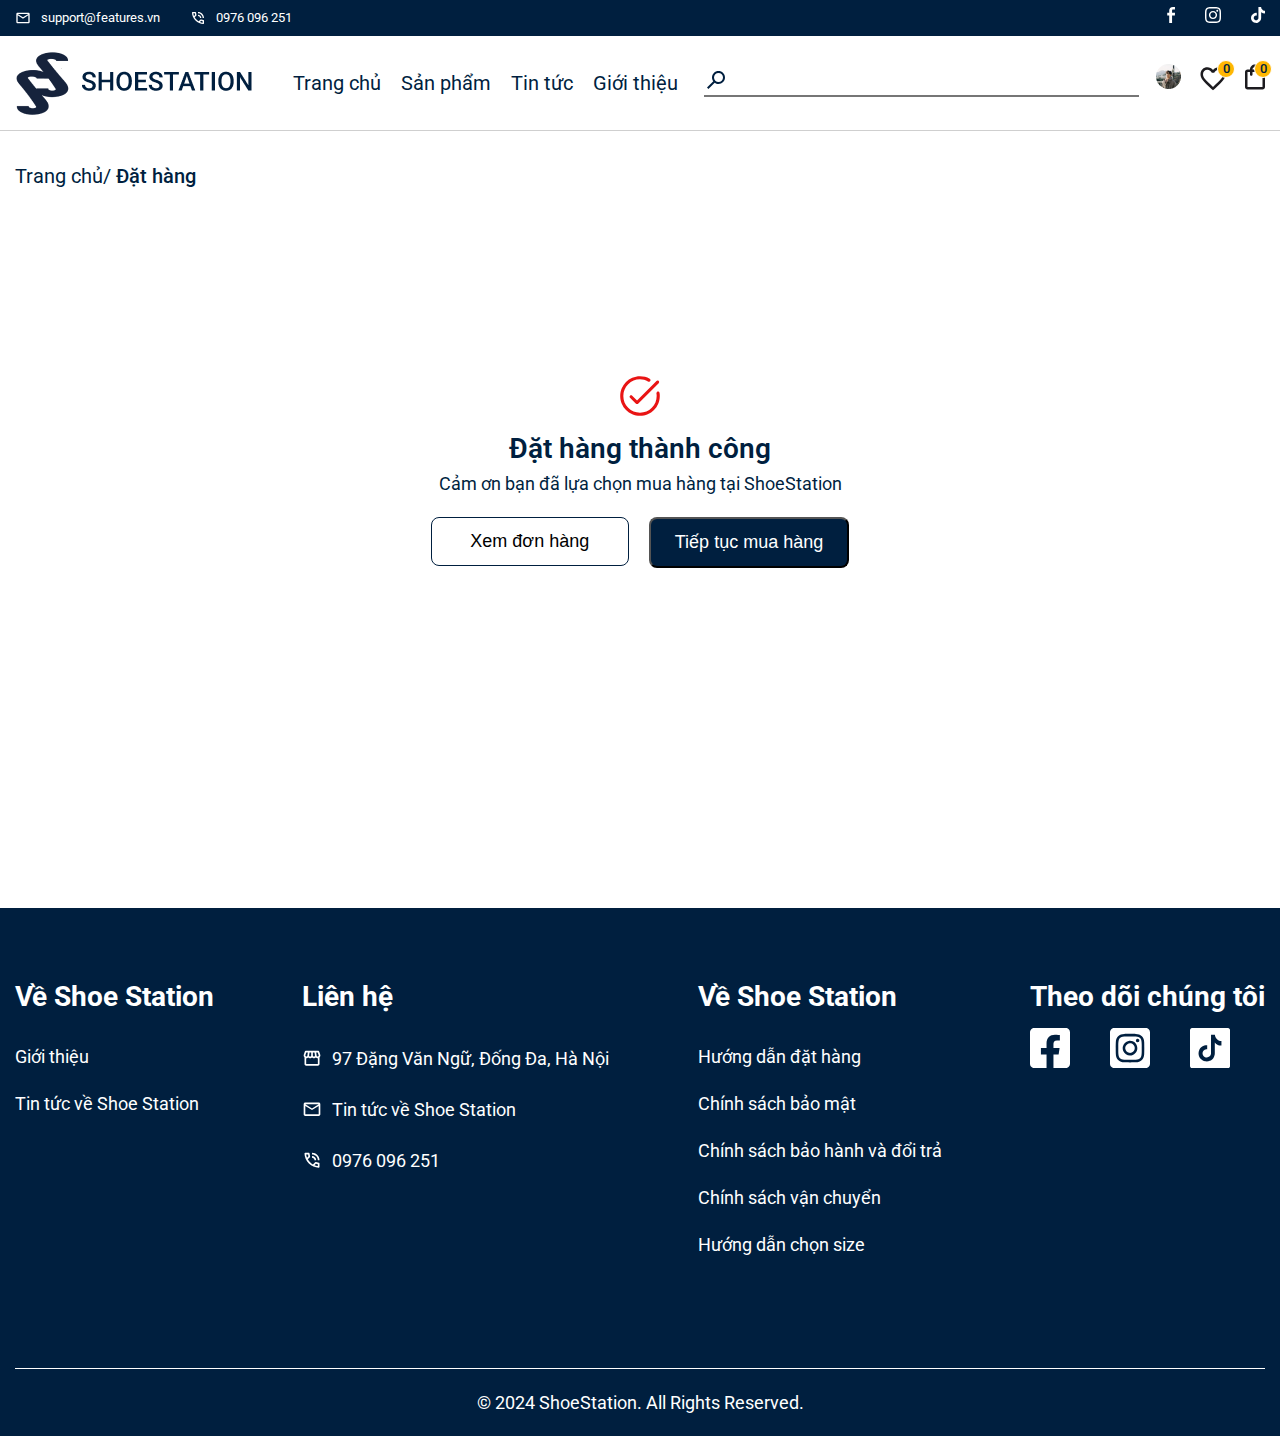
<file: success_order.html>
<!DOCTYPE html>
<html lang="en">

<head>
  <meta charset="UTF-8">
  <meta name="viewport" content="width=device-width, initial-scale=1.0">
  <link rel="stylesheet" href="./css/style.css">
  <!-- font -->
  <link rel="preconnect" href="https://fonts.googleapis.com">
  <link rel="preconnect" href="https://fonts.gstatic.com" crossorigin>
  <link
    href="https://fonts.googleapis.com/css2?family=Roboto:ital,wght@0,300;0,400;0,500;1,300;1,400;1,500&display=swap"
    rel="stylesheet">
  <title>Đặt hàng thành công</title>
</head>

<body>
  <div class="header-top">
    <div class="container">
      <div class="header-top__box">
        <div class="header-top__left">
          <div class="header-top__email">
            <svg xmlns="http://www.w3.org/2000/svg" width="16" height="16" viewBox="0 0 16 16" fill="none">
              <mask id="mask0_147_8189" style="mask-type:alpha" maskUnits="userSpaceOnUse" x="0" y="0" width="16"
                height="16">
                <rect width="16" height="16" fill="#D9D9D9" />
              </mask>
              <g mask="url(#mask0_147_8189)">
                <path
                  d="M2.66536 13.3327C2.2987 13.3327 1.98481 13.2021 1.7237 12.941C1.46259 12.6799 1.33203 12.366 1.33203 11.9993V3.99935C1.33203 3.63268 1.46259 3.31879 1.7237 3.05768C1.98481 2.79657 2.2987 2.66602 2.66536 2.66602H13.332C13.6987 2.66602 14.0126 2.79657 14.2737 3.05768C14.5348 3.31879 14.6654 3.63268 14.6654 3.99935V11.9993C14.6654 12.366 14.5348 12.6799 14.2737 12.941C14.0126 13.2021 13.6987 13.3327 13.332 13.3327H2.66536ZM7.9987 8.66602L2.66536 5.33268V11.9993H13.332V5.33268L7.9987 8.66602ZM7.9987 7.33268L13.332 3.99935H2.66536L7.9987 7.33268ZM2.66536 5.33268V3.99935V11.9993V5.33268Z"
                  fill="white" />
              </g>
            </svg>
            <a href="#">support@features.vn</a>
          </div>
          <div class="header-top__phone">
            <svg xmlns="http://www.w3.org/2000/svg" width="16" height="16" viewBox="0 0 16 16" fill="none">
              <mask id="mask0_147_8195" style="mask-type:alpha" maskUnits="userSpaceOnUse" x="0" y="0" width="16"
                height="16">
                <rect width="16" height="16" fill="#D9D9D9" />
              </mask>
              <g mask="url(#mask0_147_8195)">
                <path
                  d="M12.6667 8C12.6667 6.7 12.2139 5.59722 11.3083 4.69167C10.4028 3.78611 9.3 3.33333 8 3.33333V2C8.83333 2 9.61389 2.15833 10.3417 2.475C11.0694 2.79167 11.7028 3.21944 12.2417 3.75833C12.7806 4.29722 13.2083 4.93056 13.525 5.65833C13.8417 6.38611 14 7.16667 14 8H12.6667ZM10 8C10 7.44444 9.80556 6.97222 9.41667 6.58333C9.02778 6.19444 8.55556 6 8 6V4.66667C8.92222 4.66667 9.70833 4.99167 10.3583 5.64167C11.0083 6.29167 11.3333 7.07778 11.3333 8H10ZM13.3 14C11.9111 14 10.5389 13.6972 9.18333 13.0917C7.82778 12.4861 6.59444 11.6278 5.48333 10.5167C4.37222 9.40556 3.51389 8.17222 2.90833 6.81667C2.30278 5.46111 2 4.08889 2 2.7C2 2.5 2.06667 2.33333 2.2 2.2C2.33333 2.06667 2.5 2 2.7 2H5.4C5.55556 2 5.69444 2.05278 5.81667 2.15833C5.93889 2.26389 6.01111 2.38889 6.03333 2.53333L6.46667 4.86667C6.48889 5.04444 6.48333 5.19444 6.45 5.31667C6.41667 5.43889 6.35556 5.54444 6.26667 5.63333L4.65 7.26667C4.87222 7.67778 5.13611 8.075 5.44167 8.45833C5.74722 8.84167 6.08333 9.21111 6.45 9.56667C6.79444 9.91111 7.15556 10.2306 7.53333 10.525C7.91111 10.8194 8.31111 11.0889 8.73333 11.3333L10.3 9.76667C10.4 9.66667 10.5306 9.59167 10.6917 9.54167C10.8528 9.49167 11.0111 9.47778 11.1667 9.5L13.4667 9.96667C13.6222 10.0111 13.75 10.0917 13.85 10.2083C13.95 10.325 14 10.4556 14 10.6V13.3C14 13.5 13.9333 13.6667 13.8 13.8C13.6667 13.9333 13.5 14 13.3 14ZM4.01667 6L5.11667 4.9L4.83333 3.33333H3.35C3.40556 3.78889 3.48333 4.23889 3.58333 4.68333C3.68333 5.12778 3.82778 5.56667 4.01667 6ZM9.98333 11.9667C10.4167 12.1556 10.8583 12.3056 11.3083 12.4167C11.7583 12.5278 12.2111 12.6 12.6667 12.6333V11.1667L11.1 10.85L9.98333 11.9667Z"
                  fill="white" />
              </g>
            </svg>
            <a href="#">0976 096 251</a>
          </div>
        </div>
        <div class="header-top__right">
          <a href="#">
            <svg xmlns="http://www.w3.org/2000/svg" width="8" height="16" viewBox="0 0 8 16" fill="none">
              <path
                d="M2.21796 16V8.49234H0.234375V5.78922H2.21796V3.4804C2.21796 1.66611 3.38967 0 6.08955 0C7.18268 0 7.99101 0.10488 7.99101 0.10488L7.92732 2.62914C7.92732 2.62914 7.10296 2.6211 6.20338 2.6211C5.22976 2.6211 5.07377 3.07014 5.07377 3.81544V5.78922H8.00471L7.87718 8.49234H5.07377V16H2.21796Z"
                fill="white" />
            </svg>
          </a>
          <a href="#">
            <svg xmlns="http://www.w3.org/2000/svg" width="16" height="16" viewBox="0 0 16 16" fill="none">
              <path
                d="M5.33788 8C5.33788 6.5273 6.53146 5.33312 8.00423 5.33312C9.47699 5.33312 10.6712 6.5273 10.6712 8C10.6712 9.4727 9.47699 10.6669 8.00423 10.6669C6.53146 10.6669 5.33788 9.4727 5.33788 8ZM3.89616 8C3.89616 10.2688 5.73534 12.1079 8.00423 12.1079C10.2731 12.1079 12.1123 10.2688 12.1123 8C12.1123 5.7312 10.2731 3.8921 8.00423 3.8921C5.73534 3.8921 3.89616 5.7312 3.89616 8ZM11.3149 3.72922C11.3147 4.25941 11.7443 4.68939 12.2745 4.6896C12.8048 4.68981 13.2348 4.26018 13.235 3.72998C13.2352 3.19979 12.8055 2.76981 12.2753 2.7696C11.7453 2.76985 11.3153 3.19928 11.3149 3.72922ZM4.7721 14.5118C3.9921 14.4763 3.56814 14.3464 3.28641 14.2366C2.91289 14.0912 2.64638 13.918 2.36618 13.6382C2.08597 13.3584 1.91253 13.0922 1.76775 12.7187C1.65792 12.4371 1.528 12.013 1.49254 11.233C1.45376 10.3898 1.44601 10.1364 1.44601 8.00006C1.44601 5.86368 1.4544 5.61107 1.49254 4.7671C1.52806 3.98714 1.65895 3.5639 1.76775 3.28147C1.91317 2.90797 2.08636 2.64147 2.36618 2.36128C2.646 2.08109 2.91225 1.90765 3.28641 1.76288C3.56802 1.65306 3.9921 1.52314 4.7721 1.48768C5.61539 1.4489 5.86872 1.44115 8.00423 1.44115C10.1397 1.44115 10.3933 1.44954 11.2373 1.48768C12.0173 1.5232 12.4406 1.65408 12.723 1.76288C13.0965 1.90765 13.363 2.08147 13.6432 2.36128C13.9234 2.64109 14.0962 2.90797 14.2417 3.28147C14.3515 3.56307 14.4814 3.98714 14.5169 4.7671C14.5557 5.61107 14.5634 5.86368 14.5634 8.00006C14.5634 10.1364 14.5557 10.3891 14.5169 11.233C14.4813 12.013 14.3508 12.4369 14.2417 12.7187C14.0962 13.0922 13.9231 13.3587 13.6432 13.6382C13.3634 13.9178 13.0965 14.0912 12.723 14.2366C12.4414 14.3464 12.0173 14.4764 11.2373 14.5118C10.394 14.5506 10.1407 14.5583 8.00423 14.5583C5.86776 14.5583 5.61514 14.5506 4.7721 14.5118ZM4.70585 0.048448C3.85417 0.087232 3.2722 0.222272 2.76395 0.420032C2.2376 0.624256 1.79201 0.89824 1.34674 1.34278C0.901478 1.78733 0.628187 2.2336 0.423955 2.75994C0.226187 3.26848 0.0911417 3.85011 0.0523562 4.70176C0.0129306 5.55475 0.00390625 5.82746 0.00390625 8C0.00390625 10.1725 0.0129306 10.4452 0.0523562 11.2982C0.0911417 12.15 0.226187 12.7315 0.423955 13.2401C0.628187 13.7661 0.901542 14.2129 1.34674 14.6572C1.79195 15.1016 2.2376 15.3752 2.76395 15.58C3.27316 15.7777 3.85417 15.9128 4.70585 15.9516C5.55933 15.9903 5.8316 16 8.00423 16C10.1769 16 10.4496 15.991 11.3026 15.9516C12.1543 15.9128 12.7359 15.7777 13.2445 15.58C13.7705 15.3752 14.2164 15.1018 14.6617 14.6572C15.107 14.2127 15.3797 13.7661 15.5845 13.2401C15.7823 12.7315 15.918 12.1499 15.9561 11.2982C15.9949 10.4446 16.0039 10.1725 16.0039 8C16.0039 5.82746 15.9949 5.55475 15.9561 4.70176C15.9173 3.85005 15.7823 3.26816 15.5845 2.75994C15.3797 2.23392 15.1063 1.78803 14.6617 1.34278C14.2171 0.897536 13.7705 0.624256 13.2451 0.420032C12.7359 0.222272 12.1543 0.086592 11.3032 0.048448C10.4502 0.009664 10.1775 0 8.00487 0C5.83224 0 5.55933 0.009024 4.70585 0.048448Z"
                fill="white" />
            </svg>
          </a>
          <a href="#">
            <svg xmlns="http://www.w3.org/2000/svg" width="14" height="16" viewBox="0 0 14 16" fill="none">
              <path
                d="M13.9998 6.55969C12.6241 6.56298 11.282 6.13392 10.1633 5.33313V10.9181C10.1629 11.9525 9.84674 12.9622 9.25706 13.812C8.66738 14.6619 7.83229 15.3115 6.86347 15.6739C5.89464 16.0364 4.83825 16.0944 3.83556 15.8402C2.83286 15.5861 1.93165 15.0319 1.25243 14.2517C0.573211 13.4716 0.148357 12.5026 0.0346788 11.4745C-0.0789997 10.4464 0.123915 9.40803 0.616291 8.49833C1.10867 7.58863 1.86704 6.85093 2.78999 6.38387C3.71294 5.91681 4.75649 5.74265 5.7811 5.88469V8.69375C5.31224 8.54627 4.80876 8.55071 4.34258 8.70644C3.87639 8.86217 3.47134 9.16123 3.18525 9.56089C2.89916 9.96056 2.74668 10.4404 2.74958 10.9319C2.75247 11.4234 2.9106 11.9014 3.20137 12.2977C3.49214 12.694 3.9007 12.9882 4.36868 13.1385C4.83667 13.2887 5.34016 13.2872 5.80725 13.1342C6.27434 12.9812 6.68115 12.6845 6.96957 12.2866C7.258 11.8886 7.4133 11.4096 7.41329 10.9181V0H10.1633C10.1614 0.232231 10.1808 0.464146 10.2214 0.692813C10.317 1.20328 10.5157 1.68888 10.8053 2.11992C11.095 2.55096 11.4696 2.91837 11.9061 3.19969C12.5272 3.61034 13.2553 3.82922 13.9998 3.82906V6.55969Z"
                fill="white" />
            </svg>
          </a>
        </div>
      </div>
    </div>
  </div>
  <header class="section-header">
    <div class="container">
      <div class="header">
        <div class="header__logo">
          <img src="./images/logo.png" alt="logo">
        </div>
        <ul class="header__menu">
          <li><a href="index.html">Trang chủ</a></li>
          <li><a href="product.html">Sản phẩm</a></li>
          <li><a href="success_order.html">Tin tức</a></li>
          <li><a href="gioithieu.html">Giới thiệu</a></li>
        </ul>
        <div class="header__right">
          <div class="header__right-search">
            <svg xmlns="http://www.w3.org/2000/svg" width="24" height="24" viewBox="0 0 24 24" fill="none">
              <mask id="mask0_147_8231" style="mask-type:alpha" maskUnits="userSpaceOnUse" x="0" y="0" width="24"
                height="24">
                <rect width="24" height="24" transform="matrix(-1 0 0 1 24 0)" fill="#D9D9D9" />
              </mask>
              <g mask="url(#mask0_147_8231)">
                <path
                  d="M4.4 21L10.7 14.7C11.2 15.1 11.775 15.4167 12.425 15.65C13.075 15.8833 13.7667 16 14.5 16C16.3167 16 17.8542 15.3708 19.1125 14.1125C20.3708 12.8542 21 11.3167 21 9.5C21 7.68333 20.3708 6.14583 19.1125 4.8875C17.8542 3.62917 16.3167 3 14.5 3C12.6833 3 11.1458 3.62917 9.8875 4.8875C8.62917 6.14583 8 7.68333 8 9.5C8 10.2333 8.11667 10.925 8.35 11.575C8.58333 12.225 8.9 12.8 9.3 13.3L3 19.6L4.4 21ZM14.5 14C13.25 14 12.1875 13.5625 11.3125 12.6875C10.4375 11.8125 10 10.75 10 9.5C10 8.25 10.4375 7.1875 11.3125 6.3125C12.1875 5.4375 13.25 5 14.5 5C15.75 5 16.8125 5.4375 17.6875 6.3125C18.5625 7.1875 19 8.25 19 9.5C19 10.75 18.5625 11.8125 17.6875 12.6875C16.8125 13.5625 15.75 14 14.5 14Z"
                  fill="#001F3F" />
              </g>
            </svg>
            <input type="text">
          </div>
          <div class="header__list-icon">
            <a href="#" class="header__avata"><img src="./images/avata.png" alt="avata">
            </a>
            <a href="#" class="header__wishlist">
              <svg xmlns="http://www.w3.org/2000/svg" width="30" height="30" viewBox="0 0 30 30" fill="none">
                <mask id="mask0_147_8240" style="mask-type:alpha" maskUnits="userSpaceOnUse" x="0" y="0" width="30"
                  height="30">
                  <rect width="30" height="30" fill="#D9D9D9" />
                </mask>
                <g mask="url(#mask0_147_8240)">
                  <path
                    d="M15 26.25L13.1875 24.625C11.0833 22.7292 9.34375 21.0938 7.96875 19.7188C6.59375 18.3437 5.5 17.1094 4.6875 16.0156C3.875 14.9219 3.30729 13.9167 2.98438 13C2.66146 12.0833 2.5 11.1458 2.5 10.1875C2.5 8.22917 3.15625 6.59375 4.46875 5.28125C5.78125 3.96875 7.41667 3.3125 9.375 3.3125C10.4583 3.3125 11.4896 3.54167 12.4687 4C13.4479 4.45833 14.2917 5.10417 15 5.9375C15.7083 5.10417 16.5521 4.45833 17.5313 4C18.5104 3.54167 19.5417 3.3125 20.625 3.3125C22.5833 3.3125 24.2188 3.96875 25.5313 5.28125C26.8438 6.59375 27.5 8.22917 27.5 10.1875C27.5 11.1458 27.3385 12.0833 27.0156 13C26.6927 13.9167 26.125 14.9219 25.3125 16.0156C24.5 17.1094 23.4063 18.3437 22.0312 19.7188C20.6562 21.0938 18.9167 22.7292 16.8125 24.625L15 26.25ZM15 22.875C17 21.0833 18.6458 19.5469 19.9375 18.2656C21.2292 16.9844 22.25 15.8698 23 14.9219C23.75 13.974 24.2708 13.1302 24.5625 12.3906C24.8542 11.651 25 10.9167 25 10.1875C25 8.9375 24.5833 7.89583 23.75 7.0625C22.9167 6.22917 21.875 5.8125 20.625 5.8125C19.6458 5.8125 18.7396 6.08854 17.9062 6.64063C17.0729 7.19271 16.5 7.89583 16.1875 8.75H13.8125C13.5 7.89583 12.9271 7.19271 12.0938 6.64063C11.2604 6.08854 10.3542 5.8125 9.375 5.8125C8.125 5.8125 7.08333 6.22917 6.25 7.0625C5.41667 7.89583 5 8.9375 5 10.1875C5 10.9167 5.14583 11.651 5.4375 12.3906C5.72917 13.1302 6.25 13.974 7 14.9219C7.75 15.8698 8.77083 16.9844 10.0625 18.2656C11.3542 19.5469 13 21.0833 15 22.875Z"
                    fill="#1C1B1F" />
                </g>
              </svg>
              <span>0</span>
            </a>
            <a href="#" class="header__cart">
              <svg xmlns="http://www.w3.org/2000/svg" width="20" height="26" viewBox="0 0 20 26" fill="none">
                <path
                  d="M2.5 25.5C1.8125 25.5 1.22396 25.2552 0.734375 24.7656C0.244792 24.276 0 23.6875 0 23V8C0 7.3125 0.244792 6.72396 0.734375 6.23438C1.22396 5.74479 1.8125 5.5 2.5 5.5H5C5 4.125 5.48958 2.94792 6.46875 1.96875C7.44792 0.989583 8.625 0.5 10 0.5C11.375 0.5 12.5521 0.989583 13.5312 1.96875C14.5104 2.94792 15 4.125 15 5.5H17.5C18.1875 5.5 18.776 5.74479 19.2656 6.23438C19.7552 6.72396 20 7.3125 20 8V23C20 23.6875 19.7552 24.276 19.2656 24.7656C18.776 25.2552 18.1875 25.5 17.5 25.5H2.5ZM2.5 23H17.5V8H15V10.5C15 10.8542 14.8802 11.151 14.6406 11.3906C14.401 11.6302 14.1042 11.75 13.75 11.75C13.3958 11.75 13.099 11.6302 12.8594 11.3906C12.6198 11.151 12.5 10.8542 12.5 10.5V8H7.5V10.5C7.5 10.8542 7.38021 11.151 7.14063 11.3906C6.90104 11.6302 6.60417 11.75 6.25 11.75C5.89583 11.75 5.59896 11.6302 5.35937 11.3906C5.11979 11.151 5 10.8542 5 10.5V8H2.5V23ZM7.5 5.5H12.5C12.5 4.8125 12.2552 4.22396 11.7656 3.73438C11.276 3.24479 10.6875 3 10 3C9.3125 3 8.72396 3.24479 8.23438 3.73438C7.74479 4.22396 7.5 4.8125 7.5 5.5Z"
                  fill="#1C1B1F" />
              </svg>
              <span>0</span>
            </a>
          </div>
        </div>
      </div>
    </div>
  </header>
  <!-- breadcrumb -->
  <section>
    <div class="container">
      <div class="breadcrumb">
        <span>Trang chủ/</span>
        <span class="breadcrumb__title">Đặt hàng</span>
      </div>
    </div>
  </section>
  <section>
    <div class="container">
      <div class="success-order">
        <div class="title__success">
          <svg class="check" xmlns="http://www.w3.org/2000/svg" width="50" height="50" viewBox="0 0 50 50" fill="none">
            <mask id="mask0_519_11640" style="mask-type:alpha" maskUnits="userSpaceOnUse" x="0" y="0" width="50" height="50">
              <rect width="50" height="50" fill="#D9D9D9"/>
            </mask>
            <g mask="url(#mask0_519_11640)">
              <path d="M25.0031 44.7912C22.2657 44.7912 19.6928 44.2718 17.2842 43.2329C14.8755 42.194 12.7803 40.7841 10.9986 39.0032C9.2169 37.2223 7.80636 35.128 6.76702 32.7205C5.72768 30.3129 5.20801 27.7405 5.20801 25.0031C5.20801 22.2658 5.72754 19.6928 6.7666 17.2842C7.80566 14.8755 9.21582 12.7803 10.9971 10.9986C12.7783 9.2169 14.8729 7.80636 17.2809 6.76702C19.6889 5.72768 22.2618 5.20801 24.9996 5.20801C26.7331 5.20801 28.4131 5.42903 30.0397 5.87108C31.6663 6.31313 33.2221 6.95216 34.7072 7.78816C35.1078 8.01254 35.3696 8.33572 35.4924 8.7577C35.6153 9.17971 35.5432 9.57367 35.2761 9.93957C35.009 10.3055 34.6558 10.5345 34.2164 10.6267C33.7771 10.7188 33.3531 10.6527 32.9444 10.4283C31.7265 9.74725 30.4451 9.22775 29.1002 8.86983C27.7554 8.51191 26.3885 8.33296 24.9996 8.33296C20.3816 8.33296 16.4493 9.95622 13.2027 13.2027C9.95622 16.4493 8.33296 20.3816 8.33296 24.9996C8.33296 29.6177 9.95622 33.55 13.2027 36.7965C16.4493 40.043 20.3816 41.6663 24.9996 41.6663C29.6177 41.6663 33.55 40.043 36.7965 36.7965C40.043 33.55 41.6663 29.6177 41.6663 24.9996C41.6663 24.5964 41.6509 24.2058 41.6202 23.8278C41.5895 23.4498 41.5368 23.0618 41.462 22.6638C41.3925 22.2202 41.4686 21.7961 41.6903 21.3916C41.912 20.9871 42.2458 20.7248 42.6916 20.6046C43.1111 20.4844 43.5005 20.5365 43.8597 20.7608C44.219 20.9852 44.4333 21.3084 44.5028 21.7304C44.5989 22.2565 44.671 22.7888 44.7191 23.3271C44.7672 23.8654 44.7912 24.4229 44.7912 24.9996C44.7912 27.7375 44.2718 30.3104 43.2329 32.7183C42.194 35.1263 40.7841 37.2209 39.0032 39.0022C37.2223 40.7834 35.128 42.1936 32.7205 43.2326C30.3129 44.2717 27.7405 44.7912 25.0031 44.7912ZM22.0429 29.4708L41.498 9.98363C41.7865 9.6952 42.1437 9.5423 42.5697 9.52494C42.9957 9.50757 43.3718 9.66193 43.6979 9.98801C43.9967 10.2869 44.1462 10.6514 44.1462 11.0814C44.1462 11.5114 43.9953 11.8773 43.6935 12.1791L23.361 32.5436C22.9844 32.9202 22.545 33.1085 22.0429 33.1085C21.5408 33.1085 21.1014 32.9202 20.7248 32.5436L15.0076 26.8265C14.7192 26.5381 14.5716 26.1755 14.5649 25.7388C14.5583 25.3021 14.7058 24.9329 15.0076 24.6311C15.3094 24.3292 15.6754 24.1783 16.1054 24.1783C16.5354 24.1783 16.9013 24.3292 17.2031 24.6311L22.0429 29.4708Z" fill="#E91414"/>
            </g>
          </svg>
          <div class="section_title-success">Đặt hàng thành công</div>
          Cảm ơn bạn đã lựa chọn mua hàng tại ShoeStation
        </div>
        <div class="btn-success"> 
          <button class="btn_view-order">Xem đơn hàng</button>
        <button class="btn_continue-order">Tiếp tục mua hàng</button>
        </div>
      </div>
    </div>
  </section>

  <!-- footer -->
  <footer class="section-footer">
    <div class="container">
      <div class="section-footer__top">
        <div class="section-footer__box">
          <div class="section-footer__title">Về Shoe Station</div>
          <div class="section-footer__list">
            <a href="#" class="section-footer__item">Giới thiệu</a>
            <a href="#" class="section-footer__item">Tin tức về Shoe Station</a>
          </div>
        </div>
        <div class="section-footer__box">
          <div class="section-footer__title">Liên hệ</div>
          <div class="section-footer__list">
            <a href="#" class="section-footer__item">
              <svg xmlns="http://www.w3.org/2000/svg" width="30" height="31" viewBox="0 0 30 31" fill="none">
                <mask id="mask0_147_8755" style="mask-type:alpha" maskUnits="userSpaceOnUse" x="0" y="0" width="30"
                  height="31">
                  <rect y="0.119629" width="30" height="30" fill="#D9D9D9" />
                </mask>
                <g mask="url(#mask0_147_8755)">
                  <path
                    d="M26.2813 13.9321V23.8696C26.2813 24.5571 26.0365 25.1457 25.547 25.6353C25.0574 26.1248 24.4688 26.3696 23.7813 26.3696H6.28133C5.59383 26.3696 5.00529 26.1248 4.5157 25.6353C4.02612 25.1457 3.78133 24.5571 3.78133 23.8696V13.9321C3.30216 13.4946 2.93237 12.9321 2.67195 12.2446C2.41154 11.5571 2.40633 10.8071 2.65633 9.99463L3.96883 5.74463C4.1355 5.20296 4.43237 4.75505 4.85945 4.40088C5.28654 4.04671 5.78133 3.86963 6.34383 3.86963H23.7188C24.2813 3.86963 24.7709 4.0415 25.1876 4.38525C25.6042 4.729 25.9063 5.18213 26.0938 5.74463L27.4063 9.99463C27.6563 10.8071 27.6511 11.5467 27.3907 12.2134C27.1303 12.88 26.7605 13.453 26.2813 13.9321ZM17.7813 12.6196C18.3438 12.6196 18.7709 12.4269 19.0626 12.0415C19.3542 11.6561 19.4688 11.2238 19.4063 10.7446L18.7188 6.36963H16.2813V10.9946C16.2813 11.4321 16.4272 11.8123 16.7188 12.1353C17.0105 12.4582 17.3647 12.6196 17.7813 12.6196ZM12.1563 12.6196C12.6355 12.6196 13.0261 12.4582 13.3282 12.1353C13.6303 11.8123 13.7813 11.4321 13.7813 10.9946V6.36963H11.3438L10.6563 10.7446C10.573 11.2446 10.6824 11.6821 10.9845 12.0571C11.2865 12.4321 11.6772 12.6196 12.1563 12.6196ZM6.59383 12.6196C6.96883 12.6196 7.29695 12.4842 7.5782 12.2134C7.85945 11.9425 8.03133 11.5988 8.09383 11.1821L8.78133 6.36963H6.34383L5.09383 10.5571C4.96883 10.9738 5.03654 11.4217 5.29695 11.9009C5.55737 12.38 5.98966 12.6196 6.59383 12.6196ZM23.4688 12.6196C24.073 12.6196 24.5105 12.38 24.7813 11.9009C25.0522 11.4217 25.1147 10.9738 24.9688 10.5571L23.6563 6.36963H21.2813L21.9688 11.1821C22.0313 11.5988 22.2032 11.9425 22.4845 12.2134C22.7657 12.4842 23.0938 12.6196 23.4688 12.6196ZM6.28133 23.8696H23.7813V15.0571C23.6772 15.0988 23.6095 15.1196 23.5782 15.1196H23.4688C22.9063 15.1196 22.4115 15.0259 21.9845 14.8384C21.5574 14.6509 21.1355 14.3488 20.7188 13.9321C20.3438 14.3071 19.9167 14.5988 19.4376 14.8071C18.9584 15.0155 18.448 15.1196 17.9063 15.1196C17.3438 15.1196 16.8178 15.0155 16.3282 14.8071C15.8386 14.5988 15.4063 14.3071 15.0313 13.9321C14.6772 14.3071 14.2657 14.5988 13.797 14.8071C13.3282 15.0155 12.823 15.1196 12.2813 15.1196C11.6772 15.1196 11.1303 15.0155 10.6407 14.8071C10.1511 14.5988 9.71883 14.3071 9.34383 13.9321C8.90633 14.3696 8.47404 14.6769 8.04695 14.854C7.61987 15.0311 7.1355 15.1196 6.59383 15.1196H6.4532C6.40112 15.1196 6.34383 15.0988 6.28133 15.0571V23.8696Z"
                    fill="white" />
                </g>
              </svg>
              97 Đặng Văn Ngữ, Đống Đa, Hà Nội</a>
            <a href="#" class="section-footer__item">
              <svg xmlns="http://www.w3.org/2000/svg" width="30" height="31" viewBox="0 0 30 31" fill="none">
                <mask id="mask0_147_8760" style="mask-type:alpha" maskUnits="userSpaceOnUse" x="0" y="0" width="30"
                  height="31">
                  <rect y="0.119629" width="30" height="30" fill="#D9D9D9" />
                </mask>
                <g mask="url(#mask0_147_8760)">
                  <path
                    d="M5 25.1196C4.3125 25.1196 3.72396 24.8748 3.23438 24.3853C2.74479 23.8957 2.5 23.3071 2.5 22.6196V7.61963C2.5 6.93213 2.74479 6.34359 3.23438 5.854C3.72396 5.36442 4.3125 5.11963 5 5.11963H25C25.6875 5.11963 26.276 5.36442 26.7656 5.854C27.2552 6.34359 27.5 6.93213 27.5 7.61963V22.6196C27.5 23.3071 27.2552 23.8957 26.7656 24.3853C26.276 24.8748 25.6875 25.1196 25 25.1196H5ZM15 16.3696L5 10.1196V22.6196H25V10.1196L15 16.3696ZM15 13.8696L25 7.61963H5L15 13.8696ZM5 10.1196V7.61963V22.6196V10.1196Z"
                    fill="white" />
                </g>
              </svg>Tin tức về Shoe Station</a>
            <a href="#" class="section-footer__item">
              <svg xmlns="http://www.w3.org/2000/svg" width="30" height="31" viewBox="0 0 30 31" fill="none">
                <mask id="mask0_147_8765" style="mask-type:alpha" maskUnits="userSpaceOnUse" x="0" y="0" width="30"
                  height="31">
                  <rect y="0.119629" width="30" height="30" fill="#D9D9D9" />
                </mask>
                <g mask="url(#mask0_147_8765)">
                  <path
                    d="M23.75 15.1196C23.75 12.6821 22.901 10.6144 21.2031 8.9165C19.5052 7.21859 17.4375 6.36963 15 6.36963V3.86963C16.5625 3.86963 18.026 4.1665 19.3906 4.76025C20.7552 5.354 21.9427 6.15609 22.9531 7.1665C23.9635 8.17692 24.7656 9.36442 25.3594 10.729C25.9531 12.0936 26.25 13.5571 26.25 15.1196H23.75ZM18.75 15.1196C18.75 14.078 18.3854 13.1925 17.6562 12.4634C16.9271 11.7342 16.0417 11.3696 15 11.3696V8.86963C16.7292 8.86963 18.2031 9.479 19.4219 10.6978C20.6406 11.9165 21.25 13.3905 21.25 15.1196H18.75ZM24.9375 26.3696C22.3333 26.3696 19.7604 25.8019 17.2188 24.6665C14.6771 23.5311 12.3646 21.9217 10.2812 19.8384C8.19792 17.755 6.58854 15.4425 5.45313 12.9009C4.31771 10.3592 3.75 7.7863 3.75 5.18213C3.75 4.80713 3.875 4.49463 4.125 4.24463C4.375 3.99463 4.6875 3.86963 5.0625 3.86963H10.125C10.4167 3.86963 10.6771 3.96859 10.9062 4.1665C11.1354 4.36442 11.2708 4.5988 11.3125 4.86963L12.125 9.24463C12.1667 9.57796 12.1562 9.85921 12.0938 10.0884C12.0312 10.3175 11.9167 10.5155 11.75 10.6821L8.71875 13.7446C9.13542 14.5155 9.63021 15.2603 10.2031 15.979C10.776 16.6978 11.4062 17.3905 12.0938 18.0571C12.7396 18.703 13.4167 19.3019 14.125 19.854C14.8333 20.4061 15.5833 20.9113 16.375 21.3696L19.3125 18.4321C19.5 18.2446 19.7448 18.104 20.0469 18.0103C20.349 17.9165 20.6458 17.8905 20.9375 17.9321L25.25 18.8071C25.5417 18.8905 25.7812 19.0415 25.9688 19.2603C26.1562 19.479 26.25 19.7238 26.25 19.9946V25.0571C26.25 25.4321 26.125 25.7446 25.875 25.9946C25.625 26.2446 25.3125 26.3696 24.9375 26.3696ZM7.53125 11.3696L9.59375 9.30713L9.0625 6.36963H6.28125C6.38542 7.2238 6.53125 8.06755 6.71875 8.90088C6.90625 9.73421 7.17708 10.5571 7.53125 11.3696ZM18.7188 22.5571C19.5313 22.9113 20.3594 23.1925 21.2031 23.4009C22.0469 23.6092 22.8958 23.7446 23.75 23.8071V21.0571L20.8125 20.4634L18.7188 22.5571Z"
                    fill="white" />
                </g>
              </svg>0976 096 251</a>
          </div>
        </div>
        <div class="section-footer__box">
          <div class="section-footer__title">Về Shoe Station</div>
          <div class="section-footer__list">
            <a href="#" class="section-footer__item">Hướng dẫn đặt hàng</a>
            <a href="#" class="section-footer__item">Chính sách bảo mật</a>
            <a href="#" class="section-footer__item">Chính sách bảo hành và đổi trả</a>
            <a href="#" class="section-footer__item">Chính sách vận chuyển</a>
            <a href="#" class="section-footer__item">Hướng dẫn chọn size</a>
          </div>
        </div>
        <div class="section-footer__box">
          <div class="section-footer__title">Theo dõi chúng tôi </div>
          <div class="section-footer__social">
            <a href="#"><svg xmlns="http://www.w3.org/2000/svg" width="40" height="41" viewBox="0 0 40 41" fill="none">
                <path
                  d="M35.7162 0.119629H4.28767C3.15103 0.119629 2.06094 0.571158 1.25721 1.37489C0.453482 2.17861 0.00195313 3.2687 0.00195312 4.40534L0.00195313 35.8339C0.00195313 36.9706 0.453482 38.0606 1.25721 38.8644C2.06094 39.6681 3.15103 40.1196 4.28767 40.1196H16.5421V26.5205H10.9171V20.1196H16.5421V15.2411C16.5421 9.69195 19.8457 6.62677 24.9055 6.62677C27.3287 6.62677 29.8627 7.05891 29.8627 7.05891V12.5053H27.0707C24.3198 12.5053 23.4618 14.2125 23.4618 15.9634V20.1196H29.6028L28.6207 26.5205H23.4618V40.1196H35.7162C36.8529 40.1196 37.943 39.6681 38.7467 38.8644C39.5504 38.0606 40.002 36.9706 40.002 35.8339V4.40534C40.002 3.2687 39.5504 2.17861 38.7467 1.37489C37.943 0.571158 36.8529 0.119629 35.7162 0.119629Z"
                  fill="white" />
              </svg></a>
            <a href="#"><svg xmlns="http://www.w3.org/2000/svg" width="40" height="41" viewBox="0 0 40 41" fill="none">
                <path
                  d="M20.002 15.3571C19.0601 15.3575 18.1395 15.6371 17.3565 16.1606C16.5736 16.6841 15.9634 17.4281 15.6033 18.2983C15.2431 19.1686 15.149 20.1261 15.333 21.0498C15.5169 21.9736 15.9707 22.822 16.6368 23.4879C17.3029 24.1537 18.1515 24.6071 19.0753 24.7908C19.9991 24.9744 20.9566 24.88 21.8267 24.5194C22.6968 24.1589 23.4405 23.5485 23.9637 22.7653C24.487 21.9822 24.7662 21.0615 24.7662 20.1196C24.7653 18.8565 24.263 17.6454 23.3697 16.7524C22.4763 15.8595 21.2651 15.3576 20.002 15.3571ZM31.1368 11.6964C30.8943 11.082 30.5282 10.5239 30.0611 10.0569C29.5941 9.5898 29.036 9.22369 28.4216 8.98124C26.5466 8.24106 22.0823 8.40713 20.002 8.40713C17.9216 8.40713 13.4618 8.23481 11.5814 8.98124C10.967 9.22369 10.4089 9.5898 9.94187 10.0569C9.4748 10.5239 9.10869 11.082 8.86624 11.6964C8.12695 13.5714 8.29213 18.0402 8.29213 20.1187C8.29213 22.1973 8.12695 26.6607 8.86981 28.542C9.11226 29.1564 9.47837 29.7144 9.94544 30.1815C10.4125 30.6486 10.9706 31.0147 11.585 31.2571C13.46 31.9973 17.9243 31.8312 20.0055 31.8312C22.0868 31.8312 26.5448 32.0036 28.4252 31.2571C29.0396 31.0147 29.5977 30.6486 30.0647 30.1815C30.5318 29.7144 30.8979 29.1564 31.1403 28.542C31.8859 26.667 31.7145 22.1982 31.7145 20.1196C31.7145 18.0411 31.8859 13.5786 31.1403 11.6973L31.1368 11.6964ZM20.002 27.4411C18.5539 27.4411 17.1384 27.0117 15.9344 26.2072C14.7304 25.4027 13.792 24.2592 13.2378 22.9214C12.6837 21.5836 12.5387 20.1115 12.8212 18.6913C13.1037 17.2711 13.801 15.9665 14.8249 14.9426C15.8488 13.9187 17.1534 13.2214 18.5736 12.9389C19.9938 12.6564 21.4659 12.8014 22.8037 13.3555C24.1416 13.9097 25.285 14.8481 26.0895 16.0521C26.894 17.2561 27.3234 18.6716 27.3234 20.1196C27.3246 21.0814 27.136 22.034 26.7685 22.9228C26.4009 23.8116 25.8617 24.6192 25.1816 25.2993C24.5015 25.9794 23.6939 26.5186 22.8051 26.8861C21.9163 27.2537 20.9637 27.4422 20.002 27.4411ZM27.6252 14.2C27.2871 14.2002 26.9566 14.1001 26.6755 13.9124C26.3943 13.7247 26.1752 13.4579 26.0457 13.1457C25.9162 12.8334 25.8822 12.4898 25.9481 12.1582C26.0139 11.8267 26.1766 11.5221 26.4156 11.283C26.6545 11.0439 26.959 10.881 27.2906 10.815C27.6221 10.749 27.9657 10.7828 28.278 10.9121C28.5904 11.0414 28.8573 11.2605 29.0451 11.5415C29.233 11.8226 29.3332 12.153 29.3332 12.4911C29.3341 12.7155 29.2908 12.938 29.2055 13.1457C29.1203 13.3533 28.9949 13.5421 28.8366 13.7012C28.6782 13.8603 28.49 13.9866 28.2827 14.0728C28.0755 14.159 27.8532 14.2034 27.6287 14.2036L27.6252 14.2ZM35.7162 0.119629H4.28767C3.15103 0.119629 2.06094 0.571158 1.25721 1.37489C0.453482 2.17861 0.00195313 3.2687 0.00195312 4.40534L0.00195313 35.8339C0.00195313 36.9706 0.453482 38.0606 1.25721 38.8644C2.06094 39.6681 3.15103 40.1196 4.28767 40.1196H35.7162C36.8529 40.1196 37.943 39.6681 38.7467 38.8644C39.5504 38.0606 40.002 36.9706 40.002 35.8339V4.40534C40.002 3.2687 39.5504 2.17861 38.7467 1.37489C37.943 0.571158 36.8529 0.119629 35.7162 0.119629ZM34.1877 26.0125C34.0725 28.3009 33.5502 30.3286 31.8796 31.9946C30.2091 33.6607 28.1832 34.1937 25.8975 34.3027C23.5395 34.4357 16.4698 34.4357 14.1118 34.3027C11.8234 34.1875 9.80285 33.6643 8.12963 31.9946C6.45642 30.325 5.93052 28.2964 5.8216 26.0125C5.68856 23.6536 5.68856 16.583 5.8216 14.2268C5.93677 11.9384 6.45285 9.9107 8.12963 8.24463C9.80642 6.57856 11.8323 6.05177 14.1118 5.94284C16.4698 5.80981 23.5395 5.80981 25.8975 5.94284C28.1859 6.05802 30.2127 6.58124 31.8796 8.25088C33.5466 9.92052 34.0787 11.9491 34.1877 14.2375C34.3207 16.5875 34.3207 23.6518 34.1877 26.0125Z"
                  fill="white" />
              </svg></a>
            <a href="#"><svg xmlns="http://www.w3.org/2000/svg" width="40" height="41" viewBox="0 0 40 41" fill="none">
                <path
                  d="M38.002 0.119629H2.00195C1.47152 0.119629 0.962812 0.330343 0.587739 0.705415C0.212667 1.08049 0.00195313 1.5892 0.00195312 2.11963V38.1196C0.00195313 38.6501 0.212667 39.1588 0.587739 39.5338C0.962812 39.9089 1.47152 40.1196 2.00195 40.1196H38.002C38.5324 40.1196 39.0411 39.9089 39.4162 39.5338C39.7912 39.1588 40.002 38.6501 40.002 38.1196V2.11963C40.002 1.5892 39.7912 1.08049 39.4162 0.705415C39.0411 0.330343 38.5324 0.119629 38.002 0.119629ZM31.44 17.5696C31.222 17.5916 31.002 17.6016 30.784 17.6036C29.5973 17.6052 28.429 17.311 27.3846 16.7478C26.3402 16.1846 25.4526 15.37 24.802 14.3776V25.3636C24.8023 26.9702 24.3263 28.5408 23.434 29.8767C22.5417 31.2127 21.2732 32.254 19.789 32.869C18.3048 33.484 16.6716 33.645 15.0959 33.3317C13.5202 33.0183 12.0728 32.2448 10.9368 31.1087C9.80083 29.9727 9.02724 28.5254 8.71392 26.9497C8.40059 25.374 8.5616 23.7407 9.17659 22.2565C9.79157 20.7724 10.8329 19.5039 12.1689 18.6116C13.5048 17.7193 15.0754 17.2432 16.682 17.2436C16.852 17.2436 17.016 17.2596 17.184 17.2696V21.2696C16.6244 21.2019 16.0569 21.2492 15.5163 21.4088C14.9757 21.5684 14.4735 21.8369 14.0405 22.1977C13.6074 22.5585 13.2528 23.0041 12.9983 23.507C12.7438 24.0099 12.5948 24.5596 12.5605 25.1222C12.5262 25.6848 12.6073 26.2485 12.7989 26.7786C12.9905 27.3087 13.2884 27.794 13.6744 28.2047C14.0604 28.6155 14.5263 28.9429 15.0435 29.167C15.5607 29.391 16.1183 29.507 16.682 29.5076C17.7943 29.5278 18.8701 29.1105 19.678 28.3457C20.4858 27.5808 20.9613 26.5294 21.002 25.4176L21.042 6.75563H24.87C25.0447 8.41854 25.7985 9.96708 26.9996 11.1304C28.2006 12.2938 29.7723 12.9979 31.44 13.1196V17.5696Z"
                  fill="white" />
              </svg></a>
          </div>
        </div>
      </div>
      <div class="section-footer__copyright">
        © 2024 ShoeStation. All Rights Reserved.
      </div>
    </div>
    </div>
  </footer>
</body>

</html>
</file>
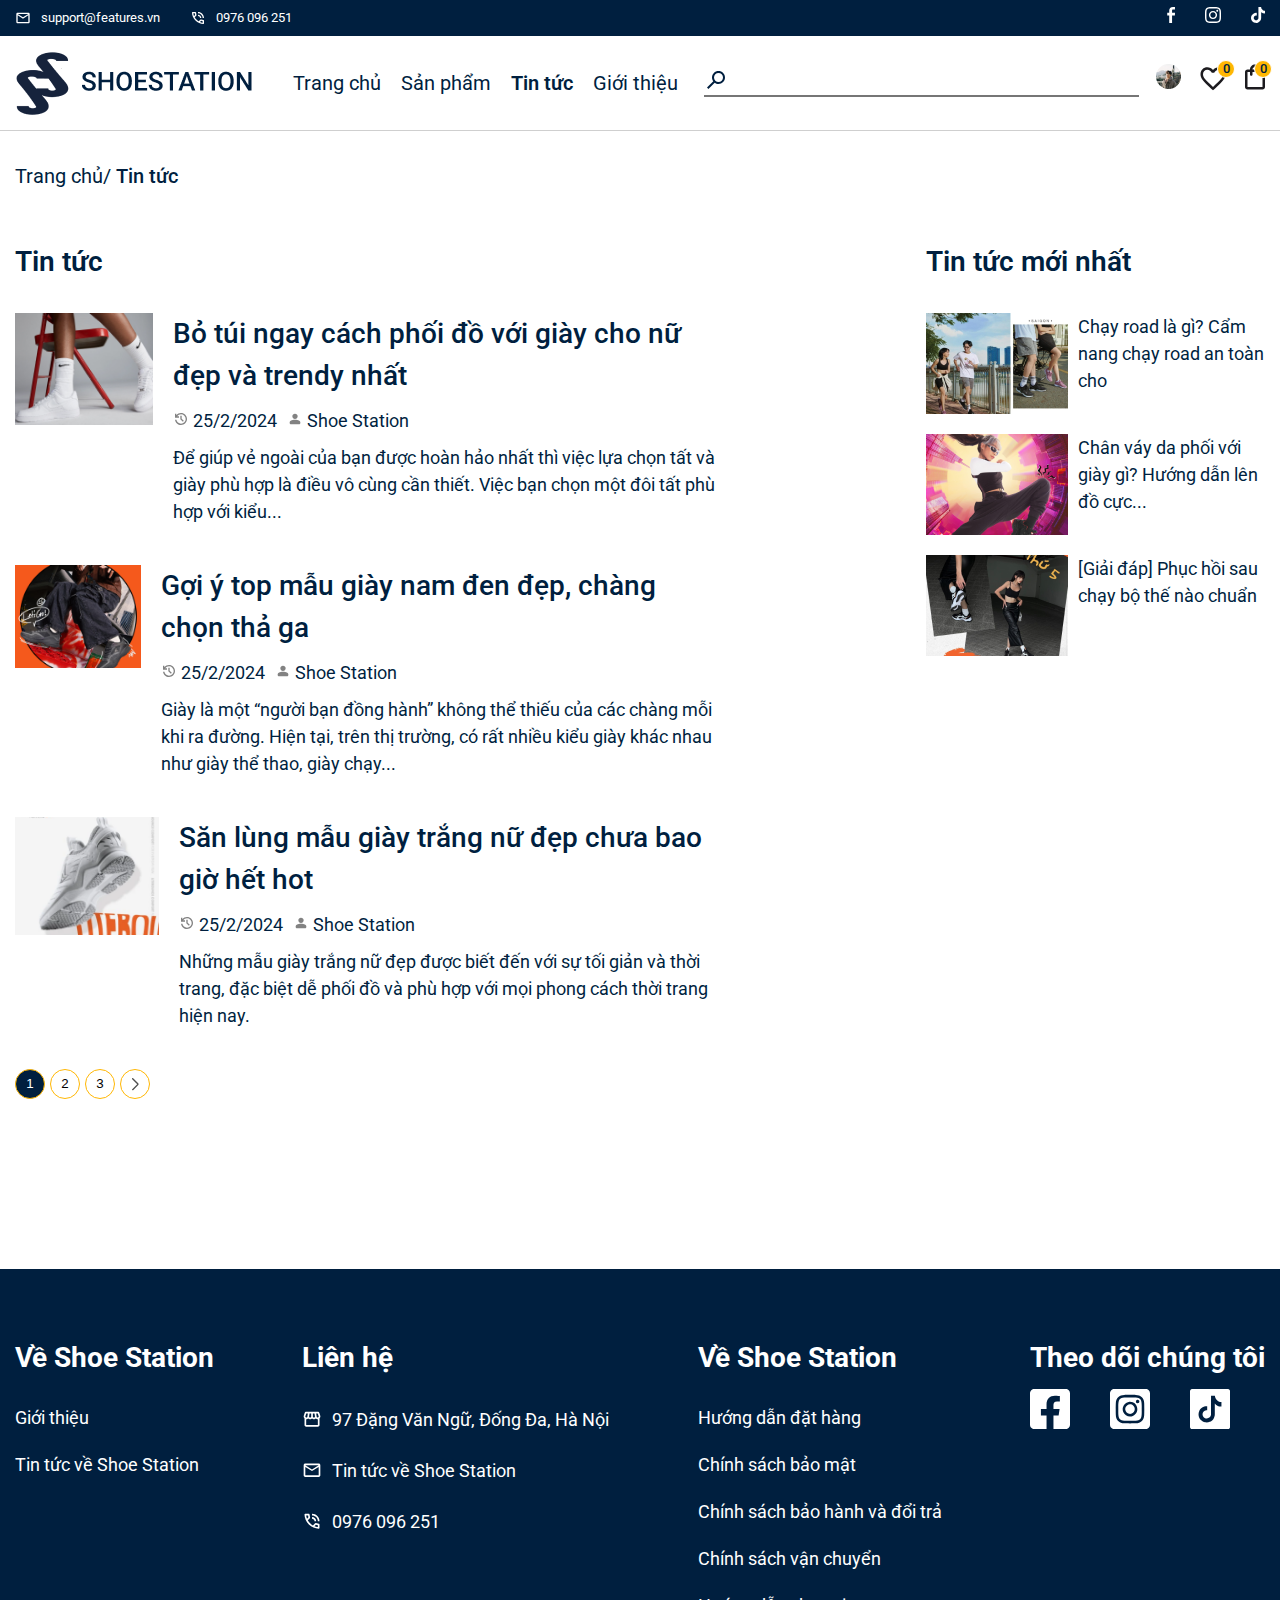
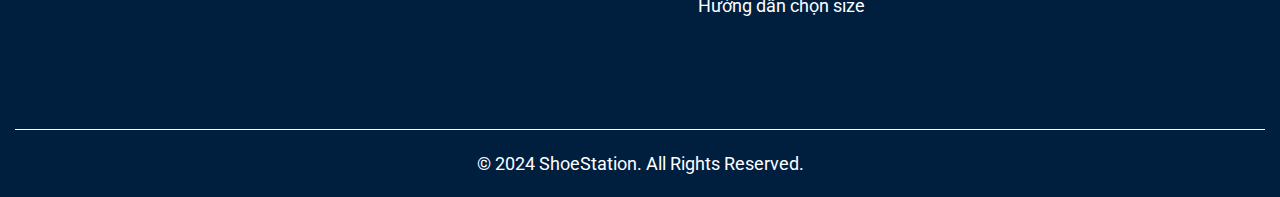
<file: tintuc.html>
<!DOCTYPE html>
<html lang="en">

<head>
  <meta charset="UTF-8">
  <meta name="viewport" content="width=device-width, initial-scale=1.0">
  <link rel="stylesheet" href="./css/style.css">
  <!-- font -->
  <link rel="preconnect" href="https://fonts.googleapis.com">
  <link rel="preconnect" href="https://fonts.gstatic.com" crossorigin>
  <link
    href="https://fonts.googleapis.com/css2?family=Roboto:ital,wght@0,300;0,400;0,500;1,300;1,400;1,500&display=swap"
    rel="stylesheet">
  <title>Tin tức</title>
</head>

<body>
  <div class="header-top">
    <div class="container">
      <div class="header-top__box">
        <div class="header-top__left">
          <div class="header-top__email">
            <svg xmlns="http://www.w3.org/2000/svg" width="16" height="16" viewBox="0 0 16 16" fill="none">
              <mask id="mask0_147_8189" style="mask-type:alpha" maskUnits="userSpaceOnUse" x="0" y="0" width="16"
                height="16">
                <rect width="16" height="16" fill="#D9D9D9" />
              </mask>
              <g mask="url(#mask0_147_8189)">
                <path
                  d="M2.66536 13.3327C2.2987 13.3327 1.98481 13.2021 1.7237 12.941C1.46259 12.6799 1.33203 12.366 1.33203 11.9993V3.99935C1.33203 3.63268 1.46259 3.31879 1.7237 3.05768C1.98481 2.79657 2.2987 2.66602 2.66536 2.66602H13.332C13.6987 2.66602 14.0126 2.79657 14.2737 3.05768C14.5348 3.31879 14.6654 3.63268 14.6654 3.99935V11.9993C14.6654 12.366 14.5348 12.6799 14.2737 12.941C14.0126 13.2021 13.6987 13.3327 13.332 13.3327H2.66536ZM7.9987 8.66602L2.66536 5.33268V11.9993H13.332V5.33268L7.9987 8.66602ZM7.9987 7.33268L13.332 3.99935H2.66536L7.9987 7.33268ZM2.66536 5.33268V3.99935V11.9993V5.33268Z"
                  fill="white" />
              </g>
            </svg>
            <a href="#">support@features.vn</a>
          </div>
          <div class="header-top__phone">
            <svg xmlns="http://www.w3.org/2000/svg" width="16" height="16" viewBox="0 0 16 16" fill="none">
              <mask id="mask0_147_8195" style="mask-type:alpha" maskUnits="userSpaceOnUse" x="0" y="0" width="16"
                height="16">
                <rect width="16" height="16" fill="#D9D9D9" />
              </mask>
              <g mask="url(#mask0_147_8195)">
                <path
                  d="M12.6667 8C12.6667 6.7 12.2139 5.59722 11.3083 4.69167C10.4028 3.78611 9.3 3.33333 8 3.33333V2C8.83333 2 9.61389 2.15833 10.3417 2.475C11.0694 2.79167 11.7028 3.21944 12.2417 3.75833C12.7806 4.29722 13.2083 4.93056 13.525 5.65833C13.8417 6.38611 14 7.16667 14 8H12.6667ZM10 8C10 7.44444 9.80556 6.97222 9.41667 6.58333C9.02778 6.19444 8.55556 6 8 6V4.66667C8.92222 4.66667 9.70833 4.99167 10.3583 5.64167C11.0083 6.29167 11.3333 7.07778 11.3333 8H10ZM13.3 14C11.9111 14 10.5389 13.6972 9.18333 13.0917C7.82778 12.4861 6.59444 11.6278 5.48333 10.5167C4.37222 9.40556 3.51389 8.17222 2.90833 6.81667C2.30278 5.46111 2 4.08889 2 2.7C2 2.5 2.06667 2.33333 2.2 2.2C2.33333 2.06667 2.5 2 2.7 2H5.4C5.55556 2 5.69444 2.05278 5.81667 2.15833C5.93889 2.26389 6.01111 2.38889 6.03333 2.53333L6.46667 4.86667C6.48889 5.04444 6.48333 5.19444 6.45 5.31667C6.41667 5.43889 6.35556 5.54444 6.26667 5.63333L4.65 7.26667C4.87222 7.67778 5.13611 8.075 5.44167 8.45833C5.74722 8.84167 6.08333 9.21111 6.45 9.56667C6.79444 9.91111 7.15556 10.2306 7.53333 10.525C7.91111 10.8194 8.31111 11.0889 8.73333 11.3333L10.3 9.76667C10.4 9.66667 10.5306 9.59167 10.6917 9.54167C10.8528 9.49167 11.0111 9.47778 11.1667 9.5L13.4667 9.96667C13.6222 10.0111 13.75 10.0917 13.85 10.2083C13.95 10.325 14 10.4556 14 10.6V13.3C14 13.5 13.9333 13.6667 13.8 13.8C13.6667 13.9333 13.5 14 13.3 14ZM4.01667 6L5.11667 4.9L4.83333 3.33333H3.35C3.40556 3.78889 3.48333 4.23889 3.58333 4.68333C3.68333 5.12778 3.82778 5.56667 4.01667 6ZM9.98333 11.9667C10.4167 12.1556 10.8583 12.3056 11.3083 12.4167C11.7583 12.5278 12.2111 12.6 12.6667 12.6333V11.1667L11.1 10.85L9.98333 11.9667Z"
                  fill="white" />
              </g>
            </svg>
            <a href="#">0976 096 251</a>
          </div>
        </div>
        <div class="header-top__right">
          <a href="#">
            <svg xmlns="http://www.w3.org/2000/svg" width="8" height="16" viewBox="0 0 8 16" fill="none">
              <path
                d="M2.21796 16V8.49234H0.234375V5.78922H2.21796V3.4804C2.21796 1.66611 3.38967 0 6.08955 0C7.18268 0 7.99101 0.10488 7.99101 0.10488L7.92732 2.62914C7.92732 2.62914 7.10296 2.6211 6.20338 2.6211C5.22976 2.6211 5.07377 3.07014 5.07377 3.81544V5.78922H8.00471L7.87718 8.49234H5.07377V16H2.21796Z"
                fill="white" />
            </svg>
          </a>
          <a href="#">
            <svg xmlns="http://www.w3.org/2000/svg" width="16" height="16" viewBox="0 0 16 16" fill="none">
              <path
                d="M5.33788 8C5.33788 6.5273 6.53146 5.33312 8.00423 5.33312C9.47699 5.33312 10.6712 6.5273 10.6712 8C10.6712 9.4727 9.47699 10.6669 8.00423 10.6669C6.53146 10.6669 5.33788 9.4727 5.33788 8ZM3.89616 8C3.89616 10.2688 5.73534 12.1079 8.00423 12.1079C10.2731 12.1079 12.1123 10.2688 12.1123 8C12.1123 5.7312 10.2731 3.8921 8.00423 3.8921C5.73534 3.8921 3.89616 5.7312 3.89616 8ZM11.3149 3.72922C11.3147 4.25941 11.7443 4.68939 12.2745 4.6896C12.8048 4.68981 13.2348 4.26018 13.235 3.72998C13.2352 3.19979 12.8055 2.76981 12.2753 2.7696C11.7453 2.76985 11.3153 3.19928 11.3149 3.72922ZM4.7721 14.5118C3.9921 14.4763 3.56814 14.3464 3.28641 14.2366C2.91289 14.0912 2.64638 13.918 2.36618 13.6382C2.08597 13.3584 1.91253 13.0922 1.76775 12.7187C1.65792 12.4371 1.528 12.013 1.49254 11.233C1.45376 10.3898 1.44601 10.1364 1.44601 8.00006C1.44601 5.86368 1.4544 5.61107 1.49254 4.7671C1.52806 3.98714 1.65895 3.5639 1.76775 3.28147C1.91317 2.90797 2.08636 2.64147 2.36618 2.36128C2.646 2.08109 2.91225 1.90765 3.28641 1.76288C3.56802 1.65306 3.9921 1.52314 4.7721 1.48768C5.61539 1.4489 5.86872 1.44115 8.00423 1.44115C10.1397 1.44115 10.3933 1.44954 11.2373 1.48768C12.0173 1.5232 12.4406 1.65408 12.723 1.76288C13.0965 1.90765 13.363 2.08147 13.6432 2.36128C13.9234 2.64109 14.0962 2.90797 14.2417 3.28147C14.3515 3.56307 14.4814 3.98714 14.5169 4.7671C14.5557 5.61107 14.5634 5.86368 14.5634 8.00006C14.5634 10.1364 14.5557 10.3891 14.5169 11.233C14.4813 12.013 14.3508 12.4369 14.2417 12.7187C14.0962 13.0922 13.9231 13.3587 13.6432 13.6382C13.3634 13.9178 13.0965 14.0912 12.723 14.2366C12.4414 14.3464 12.0173 14.4764 11.2373 14.5118C10.394 14.5506 10.1407 14.5583 8.00423 14.5583C5.86776 14.5583 5.61514 14.5506 4.7721 14.5118ZM4.70585 0.048448C3.85417 0.087232 3.2722 0.222272 2.76395 0.420032C2.2376 0.624256 1.79201 0.89824 1.34674 1.34278C0.901478 1.78733 0.628187 2.2336 0.423955 2.75994C0.226187 3.26848 0.0911417 3.85011 0.0523562 4.70176C0.0129306 5.55475 0.00390625 5.82746 0.00390625 8C0.00390625 10.1725 0.0129306 10.4452 0.0523562 11.2982C0.0911417 12.15 0.226187 12.7315 0.423955 13.2401C0.628187 13.7661 0.901542 14.2129 1.34674 14.6572C1.79195 15.1016 2.2376 15.3752 2.76395 15.58C3.27316 15.7777 3.85417 15.9128 4.70585 15.9516C5.55933 15.9903 5.8316 16 8.00423 16C10.1769 16 10.4496 15.991 11.3026 15.9516C12.1543 15.9128 12.7359 15.7777 13.2445 15.58C13.7705 15.3752 14.2164 15.1018 14.6617 14.6572C15.107 14.2127 15.3797 13.7661 15.5845 13.2401C15.7823 12.7315 15.918 12.1499 15.9561 11.2982C15.9949 10.4446 16.0039 10.1725 16.0039 8C16.0039 5.82746 15.9949 5.55475 15.9561 4.70176C15.9173 3.85005 15.7823 3.26816 15.5845 2.75994C15.3797 2.23392 15.1063 1.78803 14.6617 1.34278C14.2171 0.897536 13.7705 0.624256 13.2451 0.420032C12.7359 0.222272 12.1543 0.086592 11.3032 0.048448C10.4502 0.009664 10.1775 0 8.00487 0C5.83224 0 5.55933 0.009024 4.70585 0.048448Z"
                fill="white" />
            </svg>
          </a>
          <a href="#">
            <svg xmlns="http://www.w3.org/2000/svg" width="14" height="16" viewBox="0 0 14 16" fill="none">
              <path
                d="M13.9998 6.55969C12.6241 6.56298 11.282 6.13392 10.1633 5.33313V10.9181C10.1629 11.9525 9.84674 12.9622 9.25706 13.812C8.66738 14.6619 7.83229 15.3115 6.86347 15.6739C5.89464 16.0364 4.83825 16.0944 3.83556 15.8402C2.83286 15.5861 1.93165 15.0319 1.25243 14.2517C0.573211 13.4716 0.148357 12.5026 0.0346788 11.4745C-0.0789997 10.4464 0.123915 9.40803 0.616291 8.49833C1.10867 7.58863 1.86704 6.85093 2.78999 6.38387C3.71294 5.91681 4.75649 5.74265 5.7811 5.88469V8.69375C5.31224 8.54627 4.80876 8.55071 4.34258 8.70644C3.87639 8.86217 3.47134 9.16123 3.18525 9.56089C2.89916 9.96056 2.74668 10.4404 2.74958 10.9319C2.75247 11.4234 2.9106 11.9014 3.20137 12.2977C3.49214 12.694 3.9007 12.9882 4.36868 13.1385C4.83667 13.2887 5.34016 13.2872 5.80725 13.1342C6.27434 12.9812 6.68115 12.6845 6.96957 12.2866C7.258 11.8886 7.4133 11.4096 7.41329 10.9181V0H10.1633C10.1614 0.232231 10.1808 0.464146 10.2214 0.692813C10.317 1.20328 10.5157 1.68888 10.8053 2.11992C11.095 2.55096 11.4696 2.91837 11.9061 3.19969C12.5272 3.61034 13.2553 3.82922 13.9998 3.82906V6.55969Z"
                fill="white" />
            </svg>
          </a>
        </div>
      </div>
    </div>
  </div>
  <header class="section-header">
    <div class="container">
      <div class="header">
        <div class="header__logo">
          <img src="./images/logo.png" alt="logo">
        </div>
        <ul class="header__menu">
          <li><a href="index.html">Trang chủ</a></li>
          <li><a href="product.html">Sản phẩm</a></li>
          <li class="header__menu-primary"><a href="#">Tin tức</a></li>
          <li><a href="gioithieu.html">Giới thiệu</a></li>
        </ul>
        <div class="header__right">
          <div class="header__right-search">
            <svg xmlns="http://www.w3.org/2000/svg" width="24" height="24" viewBox="0 0 24 24" fill="none">
              <mask id="mask0_147_8231" style="mask-type:alpha" maskUnits="userSpaceOnUse" x="0" y="0" width="24"
                height="24">
                <rect width="24" height="24" transform="matrix(-1 0 0 1 24 0)" fill="#D9D9D9" />
              </mask>
              <g mask="url(#mask0_147_8231)">
                <path
                  d="M4.4 21L10.7 14.7C11.2 15.1 11.775 15.4167 12.425 15.65C13.075 15.8833 13.7667 16 14.5 16C16.3167 16 17.8542 15.3708 19.1125 14.1125C20.3708 12.8542 21 11.3167 21 9.5C21 7.68333 20.3708 6.14583 19.1125 4.8875C17.8542 3.62917 16.3167 3 14.5 3C12.6833 3 11.1458 3.62917 9.8875 4.8875C8.62917 6.14583 8 7.68333 8 9.5C8 10.2333 8.11667 10.925 8.35 11.575C8.58333 12.225 8.9 12.8 9.3 13.3L3 19.6L4.4 21ZM14.5 14C13.25 14 12.1875 13.5625 11.3125 12.6875C10.4375 11.8125 10 10.75 10 9.5C10 8.25 10.4375 7.1875 11.3125 6.3125C12.1875 5.4375 13.25 5 14.5 5C15.75 5 16.8125 5.4375 17.6875 6.3125C18.5625 7.1875 19 8.25 19 9.5C19 10.75 18.5625 11.8125 17.6875 12.6875C16.8125 13.5625 15.75 14 14.5 14Z"
                  fill="#001F3F" />
              </g>
            </svg>
            <input type="text">
          </div>
          <div class="header__list-icon">
            <a href="#" class="header__avata"><img src="./images/avata.png" alt="avata">
            </a>
            <a href="#" class="header__wishlist">
              <svg xmlns="http://www.w3.org/2000/svg" width="30" height="30" viewBox="0 0 30 30" fill="none">
                <mask id="mask0_147_8240" style="mask-type:alpha" maskUnits="userSpaceOnUse" x="0" y="0" width="30"
                  height="30">
                  <rect width="30" height="30" fill="#D9D9D9" />
                </mask>
                <g mask="url(#mask0_147_8240)">
                  <path
                    d="M15 26.25L13.1875 24.625C11.0833 22.7292 9.34375 21.0938 7.96875 19.7188C6.59375 18.3437 5.5 17.1094 4.6875 16.0156C3.875 14.9219 3.30729 13.9167 2.98438 13C2.66146 12.0833 2.5 11.1458 2.5 10.1875C2.5 8.22917 3.15625 6.59375 4.46875 5.28125C5.78125 3.96875 7.41667 3.3125 9.375 3.3125C10.4583 3.3125 11.4896 3.54167 12.4687 4C13.4479 4.45833 14.2917 5.10417 15 5.9375C15.7083 5.10417 16.5521 4.45833 17.5313 4C18.5104 3.54167 19.5417 3.3125 20.625 3.3125C22.5833 3.3125 24.2188 3.96875 25.5313 5.28125C26.8438 6.59375 27.5 8.22917 27.5 10.1875C27.5 11.1458 27.3385 12.0833 27.0156 13C26.6927 13.9167 26.125 14.9219 25.3125 16.0156C24.5 17.1094 23.4063 18.3437 22.0312 19.7188C20.6562 21.0938 18.9167 22.7292 16.8125 24.625L15 26.25ZM15 22.875C17 21.0833 18.6458 19.5469 19.9375 18.2656C21.2292 16.9844 22.25 15.8698 23 14.9219C23.75 13.974 24.2708 13.1302 24.5625 12.3906C24.8542 11.651 25 10.9167 25 10.1875C25 8.9375 24.5833 7.89583 23.75 7.0625C22.9167 6.22917 21.875 5.8125 20.625 5.8125C19.6458 5.8125 18.7396 6.08854 17.9062 6.64063C17.0729 7.19271 16.5 7.89583 16.1875 8.75H13.8125C13.5 7.89583 12.9271 7.19271 12.0938 6.64063C11.2604 6.08854 10.3542 5.8125 9.375 5.8125C8.125 5.8125 7.08333 6.22917 6.25 7.0625C5.41667 7.89583 5 8.9375 5 10.1875C5 10.9167 5.14583 11.651 5.4375 12.3906C5.72917 13.1302 6.25 13.974 7 14.9219C7.75 15.8698 8.77083 16.9844 10.0625 18.2656C11.3542 19.5469 13 21.0833 15 22.875Z"
                    fill="#1C1B1F" />
                </g>
              </svg>
              <span>0</span>
            </a>
            <a href="#" class="header__cart">
              <svg xmlns="http://www.w3.org/2000/svg" width="20" height="26" viewBox="0 0 20 26" fill="none">
                <path
                  d="M2.5 25.5C1.8125 25.5 1.22396 25.2552 0.734375 24.7656C0.244792 24.276 0 23.6875 0 23V8C0 7.3125 0.244792 6.72396 0.734375 6.23438C1.22396 5.74479 1.8125 5.5 2.5 5.5H5C5 4.125 5.48958 2.94792 6.46875 1.96875C7.44792 0.989583 8.625 0.5 10 0.5C11.375 0.5 12.5521 0.989583 13.5312 1.96875C14.5104 2.94792 15 4.125 15 5.5H17.5C18.1875 5.5 18.776 5.74479 19.2656 6.23438C19.7552 6.72396 20 7.3125 20 8V23C20 23.6875 19.7552 24.276 19.2656 24.7656C18.776 25.2552 18.1875 25.5 17.5 25.5H2.5ZM2.5 23H17.5V8H15V10.5C15 10.8542 14.8802 11.151 14.6406 11.3906C14.401 11.6302 14.1042 11.75 13.75 11.75C13.3958 11.75 13.099 11.6302 12.8594 11.3906C12.6198 11.151 12.5 10.8542 12.5 10.5V8H7.5V10.5C7.5 10.8542 7.38021 11.151 7.14063 11.3906C6.90104 11.6302 6.60417 11.75 6.25 11.75C5.89583 11.75 5.59896 11.6302 5.35937 11.3906C5.11979 11.151 5 10.8542 5 10.5V8H2.5V23ZM7.5 5.5H12.5C12.5 4.8125 12.2552 4.22396 11.7656 3.73438C11.276 3.24479 10.6875 3 10 3C9.3125 3 8.72396 3.24479 8.23438 3.73438C7.74479 4.22396 7.5 4.8125 7.5 5.5Z"
                  fill="#1C1B1F" />
              </svg>
              <span>0</span>
            </a>
          </div>
        </div>
      </div>
    </div>
  </header>
  <!-- breadcrumb -->
  <section>
    <div class="container">
      <div class="breadcrumb">
        <span>Trang chủ/</span>
        <span class="breadcrumb__title">Tin tức</span>
      </div>
    </div>
  </section>
  <section class="blog">
    <div class="container">
      <div class="row">
        <div class="col" style="--col-xs: 12; --col-md: 12; --col-lg: 8; --col-xl: 8">
          <div class="blog__left">
            <h3>Tin tức</h3>
            <a href="tintuc_detail.html" class="blog-box">
              <div class="blog-box__img">
                <img src="./images/blog1.jpg" alt="blog">
              </div>
              <div class="blog-box__content">
                <div class="blog-box__title">
                  Bỏ túi ngay cách phối đồ với giày cho nữ đẹp và trendy nhất
                </div>
                <div class="blog-box__date">
                  <div class="blog-box__time">
                    <svg xmlns="http://www.w3.org/2000/svg" width="16" height="16" viewBox="0 0 16 16" fill="none">
                      <mask id="mask0_163_10970" style="mask-type:alpha" maskUnits="userSpaceOnUse" x="0" y="0" width="16"
                        height="16">
                        <rect width="16" height="16" fill="#D9D9D9" />
                      </mask>
                      <g mask="url(#mask0_163_10970)">
                        <path
                          d="M8 14C6.46667 14 5.13056 13.4917 3.99167 12.475C2.85278 11.4583 2.2 10.1889 2.03333 8.66667H3.4C3.55556 9.82222 4.06944 10.7778 4.94167 11.5333C5.81389 12.2889 6.83333 12.6667 8 12.6667C9.3 12.6667 10.4028 12.2139 11.3083 11.3083C12.2139 10.4028 12.6667 9.3 12.6667 8C12.6667 6.7 12.2139 5.59722 11.3083 4.69167C10.4028 3.78611 9.3 3.33333 8 3.33333C7.23333 3.33333 6.51667 3.51111 5.85 3.86667C5.18333 4.22222 4.62222 4.71111 4.16667 5.33333H6V6.66667H2V2.66667H3.33333V4.23333C3.9 3.52222 4.59167 2.97222 5.40833 2.58333C6.225 2.19444 7.08889 2 8 2C8.83333 2 9.61389 2.15833 10.3417 2.475C11.0694 2.79167 11.7028 3.21944 12.2417 3.75833C12.7806 4.29722 13.2083 4.93056 13.525 5.65833C13.8417 6.38611 14 7.16667 14 8C14 8.83333 13.8417 9.61389 13.525 10.3417C13.2083 11.0694 12.7806 11.7028 12.2417 12.2417C11.7028 12.7806 11.0694 13.2083 10.3417 13.525C9.61389 13.8417 8.83333 14 8 14ZM9.86667 10.8L7.33333 8.26667V4.66667H8.66667V7.73333L10.8 9.86667L9.86667 10.8Z"
                          fill="#828282" />
                      </g>
                    </svg>
                    <span>25/2/2024</span>
                  </div>
                  <div class="blog-box__time">
                    <svg xmlns="http://www.w3.org/2000/svg" width="16" height="16" viewBox="0 0 16 16" fill="none">
                      <mask id="mask0_163_10965" style="mask-type:alpha" maskUnits="userSpaceOnUse" x="0" y="0" width="16"
                        height="16">
                        <rect width="16" height="16" fill="#D9D9D9" />
                      </mask>
                      <g mask="url(#mask0_163_10965)">
                        <path
                          d="M7.99935 8.00033C7.26602 8.00033 6.63824 7.73921 6.11602 7.21699C5.59379 6.69477 5.33268 6.06699 5.33268 5.33366C5.33268 4.60033 5.59379 3.97255 6.11602 3.45033C6.63824 2.9281 7.26602 2.66699 7.99935 2.66699C8.73268 2.66699 9.36046 2.9281 9.88268 3.45033C10.4049 3.97255 10.666 4.60033 10.666 5.33366C10.666 6.06699 10.4049 6.69477 9.88268 7.21699C9.36046 7.73921 8.73268 8.00033 7.99935 8.00033ZM2.66602 12.0003V11.467C2.66602 11.0892 2.76324 10.742 2.95768 10.4253C3.15213 10.1087 3.41046 9.86699 3.73268 9.70033C4.42157 9.35588 5.12157 9.09755 5.83268 8.92533C6.54379 8.7531 7.26602 8.66699 7.99935 8.66699C8.73268 8.66699 9.4549 8.7531 10.166 8.92533C10.8771 9.09755 11.5771 9.35588 12.266 9.70033C12.5882 9.86699 12.8466 10.1087 13.041 10.4253C13.2355 10.742 13.3327 11.0892 13.3327 11.467V12.0003C13.3327 12.367 13.2021 12.6809 12.941 12.942C12.6799 13.2031 12.366 13.3337 11.9993 13.3337H3.99935C3.63268 13.3337 3.31879 13.2031 3.05768 12.942C2.79657 12.6809 2.66602 12.367 2.66602 12.0003Z"
                          fill="#828282" />
                      </g>
                    </svg>
                    <span>Shoe Station</span>
                  </div>
                </div>
                <div class="blog-box__description">
                  Để giúp vẻ ngoài của bạn được hoàn hảo nhất thì việc lựa chọn tất và giày phù hợp là điều vô cùng cần
                  thiết. Việc bạn chọn một đôi tất phù hợp với kiểu...
                </div>
              </div>
            </a>
            <a href="#" class="blog-box">
              <div class="blog-box__img">
                <img src="./images/blog2.jpg" alt="blog">
              </div>
              <div class="blog-box__content">
                <div class="blog-box__title">
                  Gợi ý top mẫu giày nam đen đẹp, chàng chọn thả ga
                </div>
                <div class="blog-box__date">
                  <div class="blog-box__time">
                    <svg xmlns="http://www.w3.org/2000/svg" width="16" height="16" viewBox="0 0 16 16" fill="none">
                      <mask id="mask0_163_10970" style="mask-type:alpha" maskUnits="userSpaceOnUse" x="0" y="0" width="16"
                        height="16">
                        <rect width="16" height="16" fill="#D9D9D9" />
                      </mask>
                      <g mask="url(#mask0_163_10970)">
                        <path
                          d="M8 14C6.46667 14 5.13056 13.4917 3.99167 12.475C2.85278 11.4583 2.2 10.1889 2.03333 8.66667H3.4C3.55556 9.82222 4.06944 10.7778 4.94167 11.5333C5.81389 12.2889 6.83333 12.6667 8 12.6667C9.3 12.6667 10.4028 12.2139 11.3083 11.3083C12.2139 10.4028 12.6667 9.3 12.6667 8C12.6667 6.7 12.2139 5.59722 11.3083 4.69167C10.4028 3.78611 9.3 3.33333 8 3.33333C7.23333 3.33333 6.51667 3.51111 5.85 3.86667C5.18333 4.22222 4.62222 4.71111 4.16667 5.33333H6V6.66667H2V2.66667H3.33333V4.23333C3.9 3.52222 4.59167 2.97222 5.40833 2.58333C6.225 2.19444 7.08889 2 8 2C8.83333 2 9.61389 2.15833 10.3417 2.475C11.0694 2.79167 11.7028 3.21944 12.2417 3.75833C12.7806 4.29722 13.2083 4.93056 13.525 5.65833C13.8417 6.38611 14 7.16667 14 8C14 8.83333 13.8417 9.61389 13.525 10.3417C13.2083 11.0694 12.7806 11.7028 12.2417 12.2417C11.7028 12.7806 11.0694 13.2083 10.3417 13.525C9.61389 13.8417 8.83333 14 8 14ZM9.86667 10.8L7.33333 8.26667V4.66667H8.66667V7.73333L10.8 9.86667L9.86667 10.8Z"
                          fill="#828282" />
                      </g>
                    </svg>
                    <span>25/2/2024</span>
                  </div>
                  <div class="blog-box__time">
                    <svg xmlns="http://www.w3.org/2000/svg" width="16" height="16" viewBox="0 0 16 16" fill="none">
                      <mask id="mask0_163_10965" style="mask-type:alpha" maskUnits="userSpaceOnUse" x="0" y="0" width="16"
                        height="16">
                        <rect width="16" height="16" fill="#D9D9D9" />
                      </mask>
                      <g mask="url(#mask0_163_10965)">
                        <path
                          d="M7.99935 8.00033C7.26602 8.00033 6.63824 7.73921 6.11602 7.21699C5.59379 6.69477 5.33268 6.06699 5.33268 5.33366C5.33268 4.60033 5.59379 3.97255 6.11602 3.45033C6.63824 2.9281 7.26602 2.66699 7.99935 2.66699C8.73268 2.66699 9.36046 2.9281 9.88268 3.45033C10.4049 3.97255 10.666 4.60033 10.666 5.33366C10.666 6.06699 10.4049 6.69477 9.88268 7.21699C9.36046 7.73921 8.73268 8.00033 7.99935 8.00033ZM2.66602 12.0003V11.467C2.66602 11.0892 2.76324 10.742 2.95768 10.4253C3.15213 10.1087 3.41046 9.86699 3.73268 9.70033C4.42157 9.35588 5.12157 9.09755 5.83268 8.92533C6.54379 8.7531 7.26602 8.66699 7.99935 8.66699C8.73268 8.66699 9.4549 8.7531 10.166 8.92533C10.8771 9.09755 11.5771 9.35588 12.266 9.70033C12.5882 9.86699 12.8466 10.1087 13.041 10.4253C13.2355 10.742 13.3327 11.0892 13.3327 11.467V12.0003C13.3327 12.367 13.2021 12.6809 12.941 12.942C12.6799 13.2031 12.366 13.3337 11.9993 13.3337H3.99935C3.63268 13.3337 3.31879 13.2031 3.05768 12.942C2.79657 12.6809 2.66602 12.367 2.66602 12.0003Z"
                          fill="#828282" />
                      </g>
                    </svg>
                    <span>Shoe Station</span>
                  </div>
                </div>
                <div class="blog-box__description">
                  Giày là một “người bạn đồng hành” không thể thiếu của các chàng mỗi khi ra đường. Hiện tại, trên thị
                  trường, có rất nhiều kiểu giày khác nhau như giày thể thao, giày chạy...
                </div>
              </div>
            </a>
            <a href="#" class="blog-box">
              <div class="blog-box__img">
                <img src="./images/blog3.png" alt="blog">
              </div>
              <div class="blog-box__content">
                <div class="blog-box__title">
                  Săn lùng mẫu giày trắng nữ đẹp chưa bao giờ hết hot
                </div>
                <div class="blog-box__date">
                  <div class="blog-box__time">
                    <svg xmlns="http://www.w3.org/2000/svg" width="16" height="16" viewBox="0 0 16 16" fill="none">
                      <mask id="mask0_163_10970" style="mask-type:alpha" maskUnits="userSpaceOnUse" x="0" y="0" width="16"
                        height="16">
                        <rect width="16" height="16" fill="#D9D9D9" />
                      </mask>
                      <g mask="url(#mask0_163_10970)">
                        <path
                          d="M8 14C6.46667 14 5.13056 13.4917 3.99167 12.475C2.85278 11.4583 2.2 10.1889 2.03333 8.66667H3.4C3.55556 9.82222 4.06944 10.7778 4.94167 11.5333C5.81389 12.2889 6.83333 12.6667 8 12.6667C9.3 12.6667 10.4028 12.2139 11.3083 11.3083C12.2139 10.4028 12.6667 9.3 12.6667 8C12.6667 6.7 12.2139 5.59722 11.3083 4.69167C10.4028 3.78611 9.3 3.33333 8 3.33333C7.23333 3.33333 6.51667 3.51111 5.85 3.86667C5.18333 4.22222 4.62222 4.71111 4.16667 5.33333H6V6.66667H2V2.66667H3.33333V4.23333C3.9 3.52222 4.59167 2.97222 5.40833 2.58333C6.225 2.19444 7.08889 2 8 2C8.83333 2 9.61389 2.15833 10.3417 2.475C11.0694 2.79167 11.7028 3.21944 12.2417 3.75833C12.7806 4.29722 13.2083 4.93056 13.525 5.65833C13.8417 6.38611 14 7.16667 14 8C14 8.83333 13.8417 9.61389 13.525 10.3417C13.2083 11.0694 12.7806 11.7028 12.2417 12.2417C11.7028 12.7806 11.0694 13.2083 10.3417 13.525C9.61389 13.8417 8.83333 14 8 14ZM9.86667 10.8L7.33333 8.26667V4.66667H8.66667V7.73333L10.8 9.86667L9.86667 10.8Z"
                          fill="#828282" />
                      </g>
                    </svg>
                    <span>25/2/2024</span>
                  </div>
                  <div class="blog-box__time">
                    <svg xmlns="http://www.w3.org/2000/svg" width="16" height="16" viewBox="0 0 16 16" fill="none">
                      <mask id="mask0_163_10965" style="mask-type:alpha" maskUnits="userSpaceOnUse" x="0" y="0" width="16"
                        height="16">
                        <rect width="16" height="16" fill="#D9D9D9" />
                      </mask>
                      <g mask="url(#mask0_163_10965)">
                        <path
                          d="M7.99935 8.00033C7.26602 8.00033 6.63824 7.73921 6.11602 7.21699C5.59379 6.69477 5.33268 6.06699 5.33268 5.33366C5.33268 4.60033 5.59379 3.97255 6.11602 3.45033C6.63824 2.9281 7.26602 2.66699 7.99935 2.66699C8.73268 2.66699 9.36046 2.9281 9.88268 3.45033C10.4049 3.97255 10.666 4.60033 10.666 5.33366C10.666 6.06699 10.4049 6.69477 9.88268 7.21699C9.36046 7.73921 8.73268 8.00033 7.99935 8.00033ZM2.66602 12.0003V11.467C2.66602 11.0892 2.76324 10.742 2.95768 10.4253C3.15213 10.1087 3.41046 9.86699 3.73268 9.70033C4.42157 9.35588 5.12157 9.09755 5.83268 8.92533C6.54379 8.7531 7.26602 8.66699 7.99935 8.66699C8.73268 8.66699 9.4549 8.7531 10.166 8.92533C10.8771 9.09755 11.5771 9.35588 12.266 9.70033C12.5882 9.86699 12.8466 10.1087 13.041 10.4253C13.2355 10.742 13.3327 11.0892 13.3327 11.467V12.0003C13.3327 12.367 13.2021 12.6809 12.941 12.942C12.6799 13.2031 12.366 13.3337 11.9993 13.3337H3.99935C3.63268 13.3337 3.31879 13.2031 3.05768 12.942C2.79657 12.6809 2.66602 12.367 2.66602 12.0003Z"
                          fill="#828282" />
                      </g>
                    </svg>
                    <span>Shoe Station</span>
                  </div>
                </div>
                <div class="blog-box__description">
                  Những mẫu giày trắng nữ đẹp được biết đến với sự tối giản và thời trang, đặc biệt dễ phối đồ và phù hợp
                  với mọi phong cách thời trang hiện nay.
                </div>
              </div>
            </a>
            <div class="blog__paginate">
              <button class="button-paginate">1</button>
              <button class="button-paginate">2</button>
              <button class="button-paginate">3</button>
              <button class="button-paginate">
                <svg xmlns="http://www.w3.org/2000/svg" width="12" height="16" viewBox="0 0 12 16" fill="none">
                  <mask id="mask0_163_11126" style="mask-type:alpha" maskUnits="userSpaceOnUse" x="0" y="0" width="12" height="16">
                    <rect width="12" height="16" fill="#D9D9D9"/>
                  </mask>
                  <g mask="url(#mask0_163_11126)">
                    <path d="M8.21553 8.16665L3.19373 3.14485C3.06125 3.01237 2.99672 2.85468 3.00013 2.67178C3.00355 2.48887 3.0715 2.33118 3.20398 2.19872C3.33646 2.06624 3.49414 2 3.67704 2C3.85994 2 4.01763 2.06624 4.15011 2.19872L9.25396 7.31282C9.37447 7.43333 9.46379 7.56837 9.52191 7.71793C9.58002 7.86751 9.60908 8.01708 9.60908 8.16665C9.60908 8.31622 9.58002 8.46579 9.52191 8.61537C9.46379 8.76493 9.37447 8.89997 9.25396 9.02048L4.13986 14.1346C4.00738 14.2671 3.8514 14.3316 3.67191 14.3282C3.49243 14.3248 3.33646 14.2568 3.20398 14.1243C3.0715 13.9919 3.00526 13.8342 3.00526 13.6513C3.00526 13.4684 3.0715 13.3107 3.20398 13.1782L8.21553 8.16665Z" fill="#4F4F4F"/>
                  </g>
                </svg>
              </button>
            </div>
          </div>          
        </div>
        <div class="col blog__right" style="--col-xs: 12; --col-md: 12; --col-lg: 4; --col-xl: 4">
          <div class="blog__right">
            <h3>Tin tức mới nhất</h3>
            <a href="#" class="blog-right">
              <div class="blog-right__img">
                <img src="./images/bolg-right.png" alt="blog">
              </div>
              <div class="blog-right__content">
                Chạy road là gì? Cẩm nang chạy road an toàn cho
              </div>
            </a>
            <a href="#" class="blog-right">
              <div class="blog-right__img">
                <img src="./images/blog-right2.png" alt="blog">
              </div>
              <div class="blog-right__content">
                Chân váy da phối với giày gì? Hướng dẫn lên đồ cực...
              </div>
            </a>
            <a href="#" class="blog-right">
              <div class="blog-right__img">
                <img src="./images/blog-right3.png" alt="blog">
              </div>
              <div class="blog-right__content">
                [Giải đáp] Phục hồi sau chạy bộ thế nào chuẩn
              </div>
            </a>
          </div>
        </div>
      </div>
    </div>
  </section>
  <!-- footer -->
  <footer class="section-footer">
    <div class="container">
      <div class="section-footer__top">
        <div class="section-footer__box">
          <div class="section-footer__title">Về Shoe Station</div>
          <div class="section-footer__list">
            <a href="#" class="section-footer__item">Giới thiệu</a>
            <a href="#" class="section-footer__item">Tin tức về Shoe Station</a>
          </div>
        </div>
        <div class="section-footer__box">
          <div class="section-footer__title">Liên hệ</div>
          <div class="section-footer__list">
            <a href="#" class="section-footer__item">
              <svg xmlns="http://www.w3.org/2000/svg" width="30" height="31" viewBox="0 0 30 31" fill="none">
                <mask id="mask0_147_8755" style="mask-type:alpha" maskUnits="userSpaceOnUse" x="0" y="0" width="30"
                  height="31">
                  <rect y="0.119629" width="30" height="30" fill="#D9D9D9" />
                </mask>
                <g mask="url(#mask0_147_8755)">
                  <path
                    d="M26.2813 13.9321V23.8696C26.2813 24.5571 26.0365 25.1457 25.547 25.6353C25.0574 26.1248 24.4688 26.3696 23.7813 26.3696H6.28133C5.59383 26.3696 5.00529 26.1248 4.5157 25.6353C4.02612 25.1457 3.78133 24.5571 3.78133 23.8696V13.9321C3.30216 13.4946 2.93237 12.9321 2.67195 12.2446C2.41154 11.5571 2.40633 10.8071 2.65633 9.99463L3.96883 5.74463C4.1355 5.20296 4.43237 4.75505 4.85945 4.40088C5.28654 4.04671 5.78133 3.86963 6.34383 3.86963H23.7188C24.2813 3.86963 24.7709 4.0415 25.1876 4.38525C25.6042 4.729 25.9063 5.18213 26.0938 5.74463L27.4063 9.99463C27.6563 10.8071 27.6511 11.5467 27.3907 12.2134C27.1303 12.88 26.7605 13.453 26.2813 13.9321ZM17.7813 12.6196C18.3438 12.6196 18.7709 12.4269 19.0626 12.0415C19.3542 11.6561 19.4688 11.2238 19.4063 10.7446L18.7188 6.36963H16.2813V10.9946C16.2813 11.4321 16.4272 11.8123 16.7188 12.1353C17.0105 12.4582 17.3647 12.6196 17.7813 12.6196ZM12.1563 12.6196C12.6355 12.6196 13.0261 12.4582 13.3282 12.1353C13.6303 11.8123 13.7813 11.4321 13.7813 10.9946V6.36963H11.3438L10.6563 10.7446C10.573 11.2446 10.6824 11.6821 10.9845 12.0571C11.2865 12.4321 11.6772 12.6196 12.1563 12.6196ZM6.59383 12.6196C6.96883 12.6196 7.29695 12.4842 7.5782 12.2134C7.85945 11.9425 8.03133 11.5988 8.09383 11.1821L8.78133 6.36963H6.34383L5.09383 10.5571C4.96883 10.9738 5.03654 11.4217 5.29695 11.9009C5.55737 12.38 5.98966 12.6196 6.59383 12.6196ZM23.4688 12.6196C24.073 12.6196 24.5105 12.38 24.7813 11.9009C25.0522 11.4217 25.1147 10.9738 24.9688 10.5571L23.6563 6.36963H21.2813L21.9688 11.1821C22.0313 11.5988 22.2032 11.9425 22.4845 12.2134C22.7657 12.4842 23.0938 12.6196 23.4688 12.6196ZM6.28133 23.8696H23.7813V15.0571C23.6772 15.0988 23.6095 15.1196 23.5782 15.1196H23.4688C22.9063 15.1196 22.4115 15.0259 21.9845 14.8384C21.5574 14.6509 21.1355 14.3488 20.7188 13.9321C20.3438 14.3071 19.9167 14.5988 19.4376 14.8071C18.9584 15.0155 18.448 15.1196 17.9063 15.1196C17.3438 15.1196 16.8178 15.0155 16.3282 14.8071C15.8386 14.5988 15.4063 14.3071 15.0313 13.9321C14.6772 14.3071 14.2657 14.5988 13.797 14.8071C13.3282 15.0155 12.823 15.1196 12.2813 15.1196C11.6772 15.1196 11.1303 15.0155 10.6407 14.8071C10.1511 14.5988 9.71883 14.3071 9.34383 13.9321C8.90633 14.3696 8.47404 14.6769 8.04695 14.854C7.61987 15.0311 7.1355 15.1196 6.59383 15.1196H6.4532C6.40112 15.1196 6.34383 15.0988 6.28133 15.0571V23.8696Z"
                    fill="white" />
                </g>
              </svg>
              97 Đặng Văn Ngữ, Đống Đa, Hà Nội</a>
            <a href="#" class="section-footer__item">
              <svg xmlns="http://www.w3.org/2000/svg" width="30" height="31" viewBox="0 0 30 31" fill="none">
                <mask id="mask0_147_8760" style="mask-type:alpha" maskUnits="userSpaceOnUse" x="0" y="0" width="30"
                  height="31">
                  <rect y="0.119629" width="30" height="30" fill="#D9D9D9" />
                </mask>
                <g mask="url(#mask0_147_8760)">
                  <path
                    d="M5 25.1196C4.3125 25.1196 3.72396 24.8748 3.23438 24.3853C2.74479 23.8957 2.5 23.3071 2.5 22.6196V7.61963C2.5 6.93213 2.74479 6.34359 3.23438 5.854C3.72396 5.36442 4.3125 5.11963 5 5.11963H25C25.6875 5.11963 26.276 5.36442 26.7656 5.854C27.2552 6.34359 27.5 6.93213 27.5 7.61963V22.6196C27.5 23.3071 27.2552 23.8957 26.7656 24.3853C26.276 24.8748 25.6875 25.1196 25 25.1196H5ZM15 16.3696L5 10.1196V22.6196H25V10.1196L15 16.3696ZM15 13.8696L25 7.61963H5L15 13.8696ZM5 10.1196V7.61963V22.6196V10.1196Z"
                    fill="white" />
                </g>
              </svg>Tin tức về Shoe Station</a>
            <a href="#" class="section-footer__item">
              <svg xmlns="http://www.w3.org/2000/svg" width="30" height="31" viewBox="0 0 30 31" fill="none">
                <mask id="mask0_147_8765" style="mask-type:alpha" maskUnits="userSpaceOnUse" x="0" y="0" width="30"
                  height="31">
                  <rect y="0.119629" width="30" height="30" fill="#D9D9D9" />
                </mask>
                <g mask="url(#mask0_147_8765)">
                  <path
                    d="M23.75 15.1196C23.75 12.6821 22.901 10.6144 21.2031 8.9165C19.5052 7.21859 17.4375 6.36963 15 6.36963V3.86963C16.5625 3.86963 18.026 4.1665 19.3906 4.76025C20.7552 5.354 21.9427 6.15609 22.9531 7.1665C23.9635 8.17692 24.7656 9.36442 25.3594 10.729C25.9531 12.0936 26.25 13.5571 26.25 15.1196H23.75ZM18.75 15.1196C18.75 14.078 18.3854 13.1925 17.6562 12.4634C16.9271 11.7342 16.0417 11.3696 15 11.3696V8.86963C16.7292 8.86963 18.2031 9.479 19.4219 10.6978C20.6406 11.9165 21.25 13.3905 21.25 15.1196H18.75ZM24.9375 26.3696C22.3333 26.3696 19.7604 25.8019 17.2188 24.6665C14.6771 23.5311 12.3646 21.9217 10.2812 19.8384C8.19792 17.755 6.58854 15.4425 5.45313 12.9009C4.31771 10.3592 3.75 7.7863 3.75 5.18213C3.75 4.80713 3.875 4.49463 4.125 4.24463C4.375 3.99463 4.6875 3.86963 5.0625 3.86963H10.125C10.4167 3.86963 10.6771 3.96859 10.9062 4.1665C11.1354 4.36442 11.2708 4.5988 11.3125 4.86963L12.125 9.24463C12.1667 9.57796 12.1562 9.85921 12.0938 10.0884C12.0312 10.3175 11.9167 10.5155 11.75 10.6821L8.71875 13.7446C9.13542 14.5155 9.63021 15.2603 10.2031 15.979C10.776 16.6978 11.4062 17.3905 12.0938 18.0571C12.7396 18.703 13.4167 19.3019 14.125 19.854C14.8333 20.4061 15.5833 20.9113 16.375 21.3696L19.3125 18.4321C19.5 18.2446 19.7448 18.104 20.0469 18.0103C20.349 17.9165 20.6458 17.8905 20.9375 17.9321L25.25 18.8071C25.5417 18.8905 25.7812 19.0415 25.9688 19.2603C26.1562 19.479 26.25 19.7238 26.25 19.9946V25.0571C26.25 25.4321 26.125 25.7446 25.875 25.9946C25.625 26.2446 25.3125 26.3696 24.9375 26.3696ZM7.53125 11.3696L9.59375 9.30713L9.0625 6.36963H6.28125C6.38542 7.2238 6.53125 8.06755 6.71875 8.90088C6.90625 9.73421 7.17708 10.5571 7.53125 11.3696ZM18.7188 22.5571C19.5313 22.9113 20.3594 23.1925 21.2031 23.4009C22.0469 23.6092 22.8958 23.7446 23.75 23.8071V21.0571L20.8125 20.4634L18.7188 22.5571Z"
                    fill="white" />
                </g>
              </svg>0976 096 251</a>
          </div>
        </div>
        <div class="section-footer__box">
          <div class="section-footer__title">Về Shoe Station</div>
          <div class="section-footer__list">
            <a href="#" class="section-footer__item">Hướng dẫn đặt hàng</a>
            <a href="#" class="section-footer__item">Chính sách bảo mật</a>
            <a href="#" class="section-footer__item">Chính sách bảo hành và đổi trả</a>
            <a href="#" class="section-footer__item">Chính sách vận chuyển</a>
            <a href="#" class="section-footer__item">Hướng dẫn chọn size</a>
          </div>
        </div>
        <div class="section-footer__box">
          <div class="section-footer__title">Theo dõi chúng tôi </div>
          <div class="section-footer__social">
            <a href="#"><svg xmlns="http://www.w3.org/2000/svg" width="40" height="41" viewBox="0 0 40 41" fill="none">
                <path
                  d="M35.7162 0.119629H4.28767C3.15103 0.119629 2.06094 0.571158 1.25721 1.37489C0.453482 2.17861 0.00195313 3.2687 0.00195312 4.40534L0.00195313 35.8339C0.00195313 36.9706 0.453482 38.0606 1.25721 38.8644C2.06094 39.6681 3.15103 40.1196 4.28767 40.1196H16.5421V26.5205H10.9171V20.1196H16.5421V15.2411C16.5421 9.69195 19.8457 6.62677 24.9055 6.62677C27.3287 6.62677 29.8627 7.05891 29.8627 7.05891V12.5053H27.0707C24.3198 12.5053 23.4618 14.2125 23.4618 15.9634V20.1196H29.6028L28.6207 26.5205H23.4618V40.1196H35.7162C36.8529 40.1196 37.943 39.6681 38.7467 38.8644C39.5504 38.0606 40.002 36.9706 40.002 35.8339V4.40534C40.002 3.2687 39.5504 2.17861 38.7467 1.37489C37.943 0.571158 36.8529 0.119629 35.7162 0.119629Z"
                  fill="white" />
              </svg></a>
            <a href="#"><svg xmlns="http://www.w3.org/2000/svg" width="40" height="41" viewBox="0 0 40 41" fill="none">
                <path
                  d="M20.002 15.3571C19.0601 15.3575 18.1395 15.6371 17.3565 16.1606C16.5736 16.6841 15.9634 17.4281 15.6033 18.2983C15.2431 19.1686 15.149 20.1261 15.333 21.0498C15.5169 21.9736 15.9707 22.822 16.6368 23.4879C17.3029 24.1537 18.1515 24.6071 19.0753 24.7908C19.9991 24.9744 20.9566 24.88 21.8267 24.5194C22.6968 24.1589 23.4405 23.5485 23.9637 22.7653C24.487 21.9822 24.7662 21.0615 24.7662 20.1196C24.7653 18.8565 24.263 17.6454 23.3697 16.7524C22.4763 15.8595 21.2651 15.3576 20.002 15.3571ZM31.1368 11.6964C30.8943 11.082 30.5282 10.5239 30.0611 10.0569C29.5941 9.5898 29.036 9.22369 28.4216 8.98124C26.5466 8.24106 22.0823 8.40713 20.002 8.40713C17.9216 8.40713 13.4618 8.23481 11.5814 8.98124C10.967 9.22369 10.4089 9.5898 9.94187 10.0569C9.4748 10.5239 9.10869 11.082 8.86624 11.6964C8.12695 13.5714 8.29213 18.0402 8.29213 20.1187C8.29213 22.1973 8.12695 26.6607 8.86981 28.542C9.11226 29.1564 9.47837 29.7144 9.94544 30.1815C10.4125 30.6486 10.9706 31.0147 11.585 31.2571C13.46 31.9973 17.9243 31.8312 20.0055 31.8312C22.0868 31.8312 26.5448 32.0036 28.4252 31.2571C29.0396 31.0147 29.5977 30.6486 30.0647 30.1815C30.5318 29.7144 30.8979 29.1564 31.1403 28.542C31.8859 26.667 31.7145 22.1982 31.7145 20.1196C31.7145 18.0411 31.8859 13.5786 31.1403 11.6973L31.1368 11.6964ZM20.002 27.4411C18.5539 27.4411 17.1384 27.0117 15.9344 26.2072C14.7304 25.4027 13.792 24.2592 13.2378 22.9214C12.6837 21.5836 12.5387 20.1115 12.8212 18.6913C13.1037 17.2711 13.801 15.9665 14.8249 14.9426C15.8488 13.9187 17.1534 13.2214 18.5736 12.9389C19.9938 12.6564 21.4659 12.8014 22.8037 13.3555C24.1416 13.9097 25.285 14.8481 26.0895 16.0521C26.894 17.2561 27.3234 18.6716 27.3234 20.1196C27.3246 21.0814 27.136 22.034 26.7685 22.9228C26.4009 23.8116 25.8617 24.6192 25.1816 25.2993C24.5015 25.9794 23.6939 26.5186 22.8051 26.8861C21.9163 27.2537 20.9637 27.4422 20.002 27.4411ZM27.6252 14.2C27.2871 14.2002 26.9566 14.1001 26.6755 13.9124C26.3943 13.7247 26.1752 13.4579 26.0457 13.1457C25.9162 12.8334 25.8822 12.4898 25.9481 12.1582C26.0139 11.8267 26.1766 11.5221 26.4156 11.283C26.6545 11.0439 26.959 10.881 27.2906 10.815C27.6221 10.749 27.9657 10.7828 28.278 10.9121C28.5904 11.0414 28.8573 11.2605 29.0451 11.5415C29.233 11.8226 29.3332 12.153 29.3332 12.4911C29.3341 12.7155 29.2908 12.938 29.2055 13.1457C29.1203 13.3533 28.9949 13.5421 28.8366 13.7012C28.6782 13.8603 28.49 13.9866 28.2827 14.0728C28.0755 14.159 27.8532 14.2034 27.6287 14.2036L27.6252 14.2ZM35.7162 0.119629H4.28767C3.15103 0.119629 2.06094 0.571158 1.25721 1.37489C0.453482 2.17861 0.00195313 3.2687 0.00195312 4.40534L0.00195313 35.8339C0.00195313 36.9706 0.453482 38.0606 1.25721 38.8644C2.06094 39.6681 3.15103 40.1196 4.28767 40.1196H35.7162C36.8529 40.1196 37.943 39.6681 38.7467 38.8644C39.5504 38.0606 40.002 36.9706 40.002 35.8339V4.40534C40.002 3.2687 39.5504 2.17861 38.7467 1.37489C37.943 0.571158 36.8529 0.119629 35.7162 0.119629ZM34.1877 26.0125C34.0725 28.3009 33.5502 30.3286 31.8796 31.9946C30.2091 33.6607 28.1832 34.1937 25.8975 34.3027C23.5395 34.4357 16.4698 34.4357 14.1118 34.3027C11.8234 34.1875 9.80285 33.6643 8.12963 31.9946C6.45642 30.325 5.93052 28.2964 5.8216 26.0125C5.68856 23.6536 5.68856 16.583 5.8216 14.2268C5.93677 11.9384 6.45285 9.9107 8.12963 8.24463C9.80642 6.57856 11.8323 6.05177 14.1118 5.94284C16.4698 5.80981 23.5395 5.80981 25.8975 5.94284C28.1859 6.05802 30.2127 6.58124 31.8796 8.25088C33.5466 9.92052 34.0787 11.9491 34.1877 14.2375C34.3207 16.5875 34.3207 23.6518 34.1877 26.0125Z"
                  fill="white" />
              </svg></a>
            <a href="#"><svg xmlns="http://www.w3.org/2000/svg" width="40" height="41" viewBox="0 0 40 41" fill="none">
                <path
                  d="M38.002 0.119629H2.00195C1.47152 0.119629 0.962812 0.330343 0.587739 0.705415C0.212667 1.08049 0.00195313 1.5892 0.00195312 2.11963V38.1196C0.00195313 38.6501 0.212667 39.1588 0.587739 39.5338C0.962812 39.9089 1.47152 40.1196 2.00195 40.1196H38.002C38.5324 40.1196 39.0411 39.9089 39.4162 39.5338C39.7912 39.1588 40.002 38.6501 40.002 38.1196V2.11963C40.002 1.5892 39.7912 1.08049 39.4162 0.705415C39.0411 0.330343 38.5324 0.119629 38.002 0.119629ZM31.44 17.5696C31.222 17.5916 31.002 17.6016 30.784 17.6036C29.5973 17.6052 28.429 17.311 27.3846 16.7478C26.3402 16.1846 25.4526 15.37 24.802 14.3776V25.3636C24.8023 26.9702 24.3263 28.5408 23.434 29.8767C22.5417 31.2127 21.2732 32.254 19.789 32.869C18.3048 33.484 16.6716 33.645 15.0959 33.3317C13.5202 33.0183 12.0728 32.2448 10.9368 31.1087C9.80083 29.9727 9.02724 28.5254 8.71392 26.9497C8.40059 25.374 8.5616 23.7407 9.17659 22.2565C9.79157 20.7724 10.8329 19.5039 12.1689 18.6116C13.5048 17.7193 15.0754 17.2432 16.682 17.2436C16.852 17.2436 17.016 17.2596 17.184 17.2696V21.2696C16.6244 21.2019 16.0569 21.2492 15.5163 21.4088C14.9757 21.5684 14.4735 21.8369 14.0405 22.1977C13.6074 22.5585 13.2528 23.0041 12.9983 23.507C12.7438 24.0099 12.5948 24.5596 12.5605 25.1222C12.5262 25.6848 12.6073 26.2485 12.7989 26.7786C12.9905 27.3087 13.2884 27.794 13.6744 28.2047C14.0604 28.6155 14.5263 28.9429 15.0435 29.167C15.5607 29.391 16.1183 29.507 16.682 29.5076C17.7943 29.5278 18.8701 29.1105 19.678 28.3457C20.4858 27.5808 20.9613 26.5294 21.002 25.4176L21.042 6.75563H24.87C25.0447 8.41854 25.7985 9.96708 26.9996 11.1304C28.2006 12.2938 29.7723 12.9979 31.44 13.1196V17.5696Z"
                  fill="white" />
              </svg></a>
          </div>
        </div>
      </div>
      <div class="section-footer__copyright">
        © 2024 ShoeStation. All Rights Reserved.
      </div>
    </div>
    </div>
  </footer>
</body>

</html>
</file>
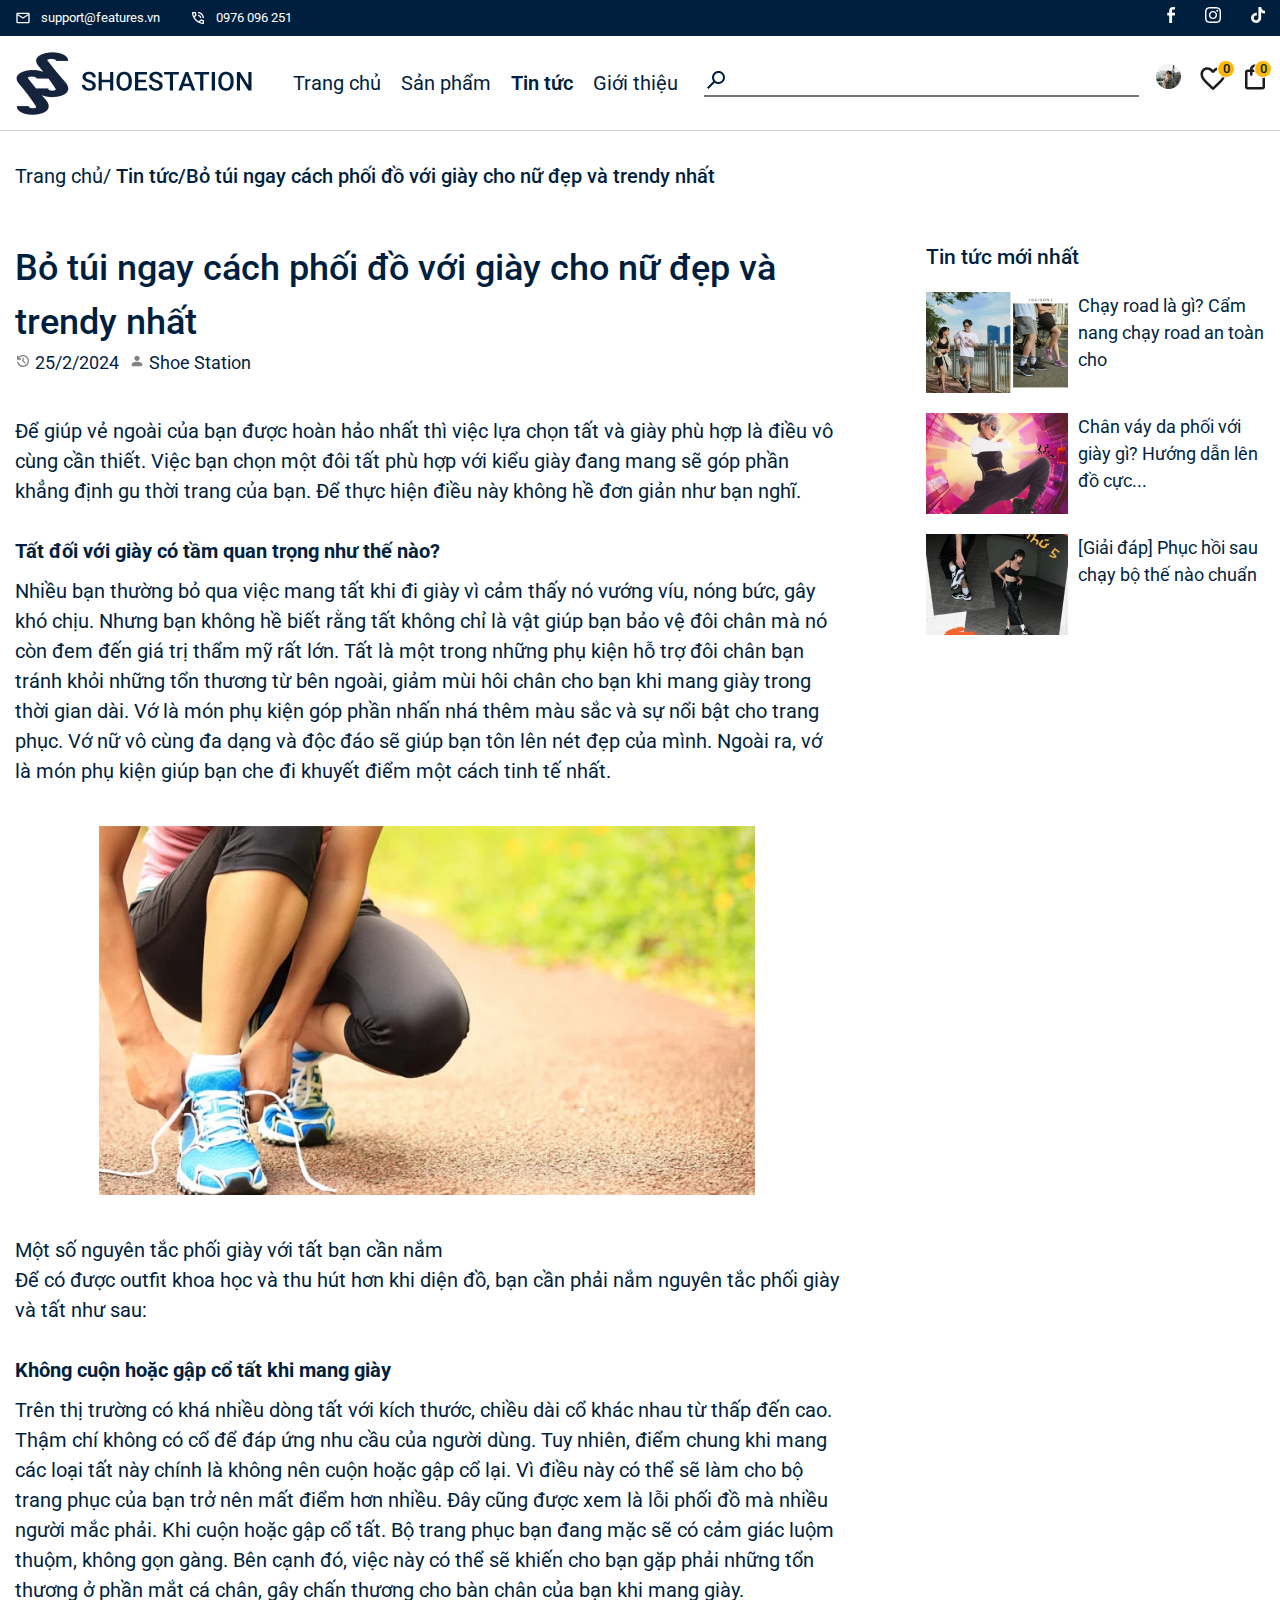
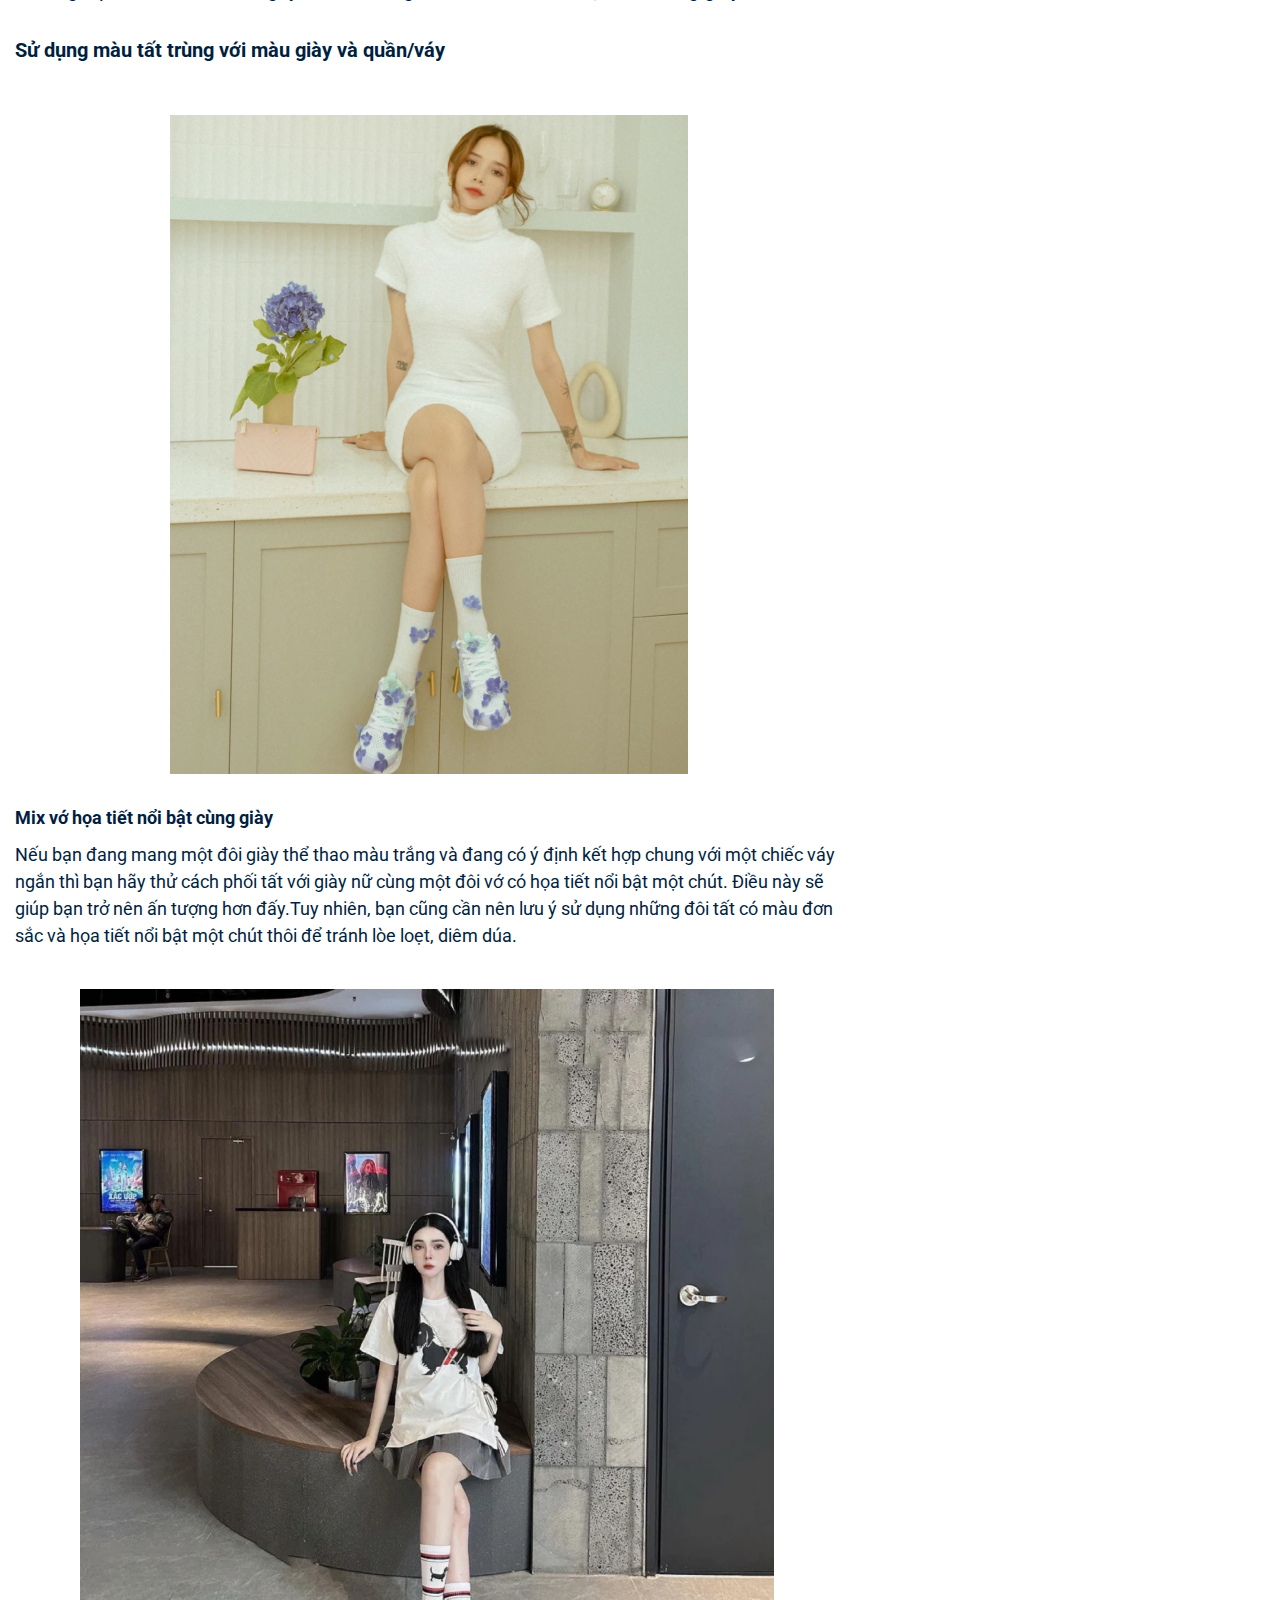
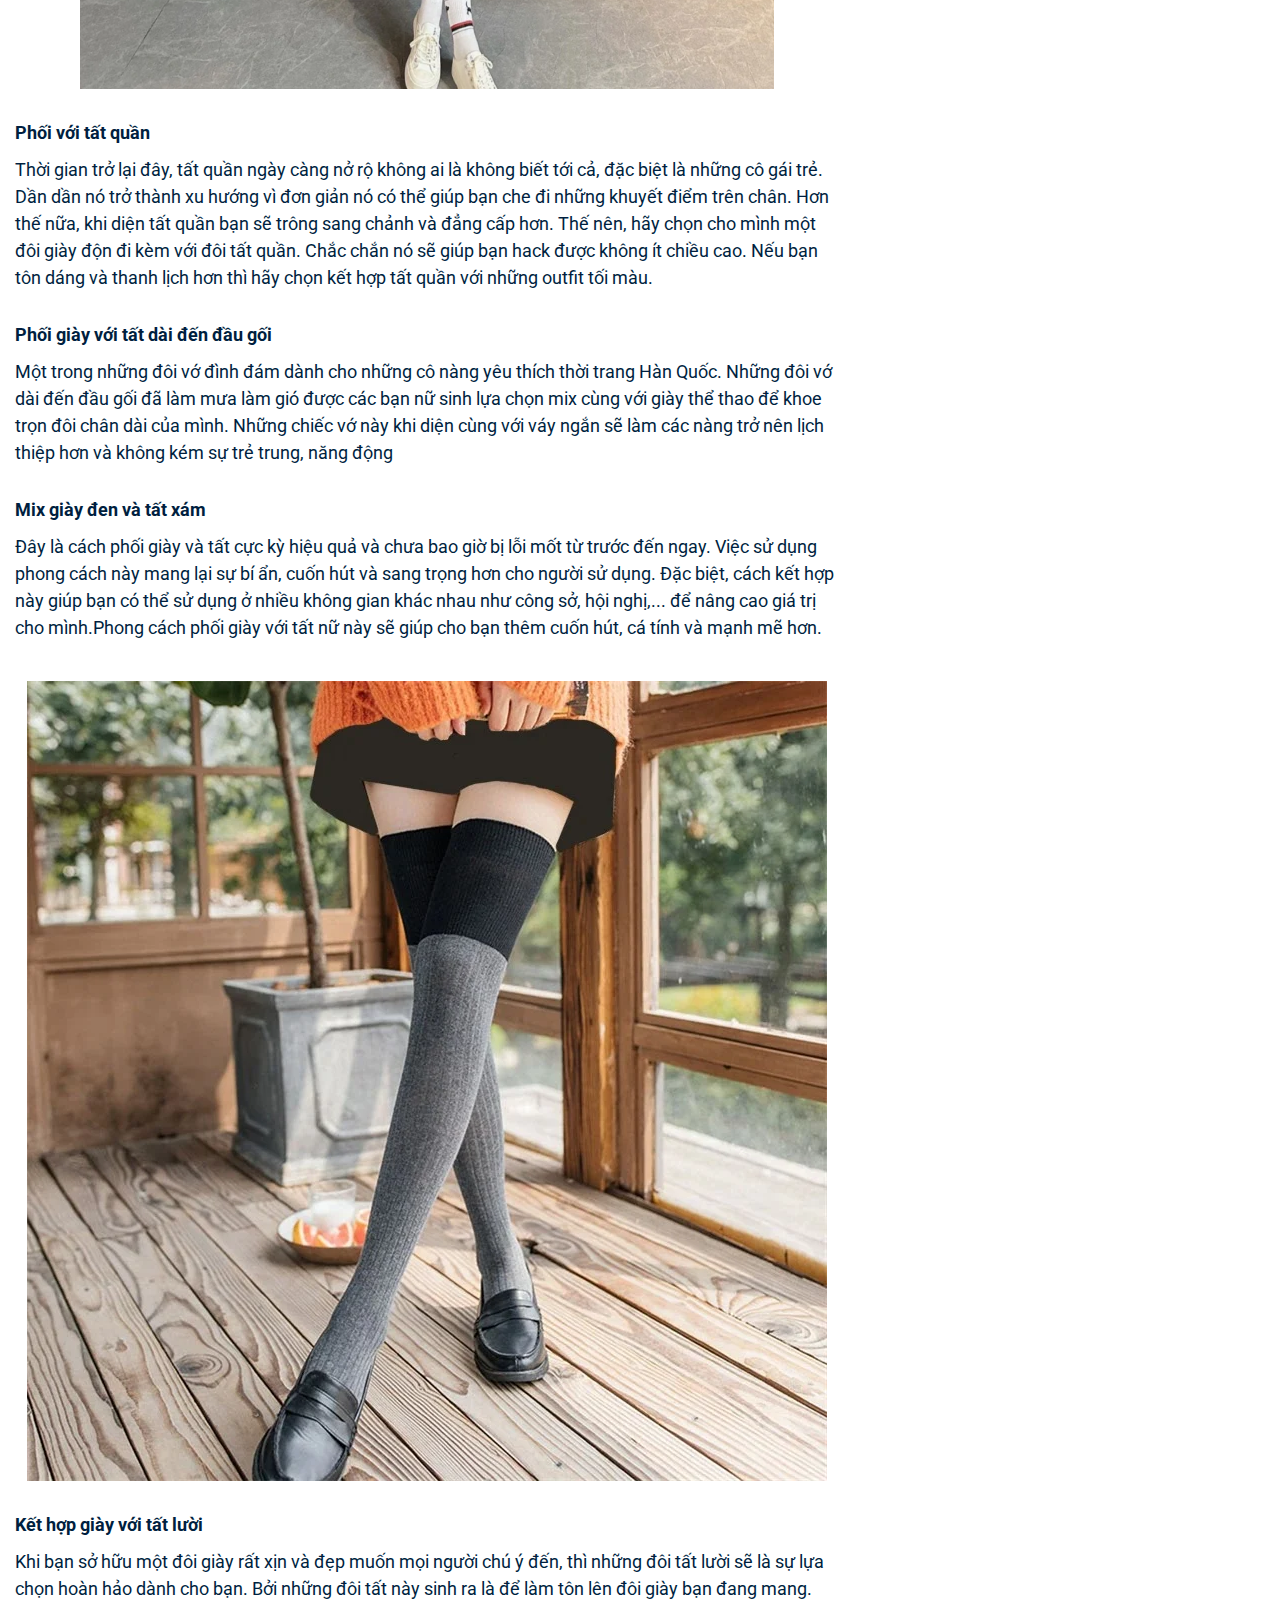
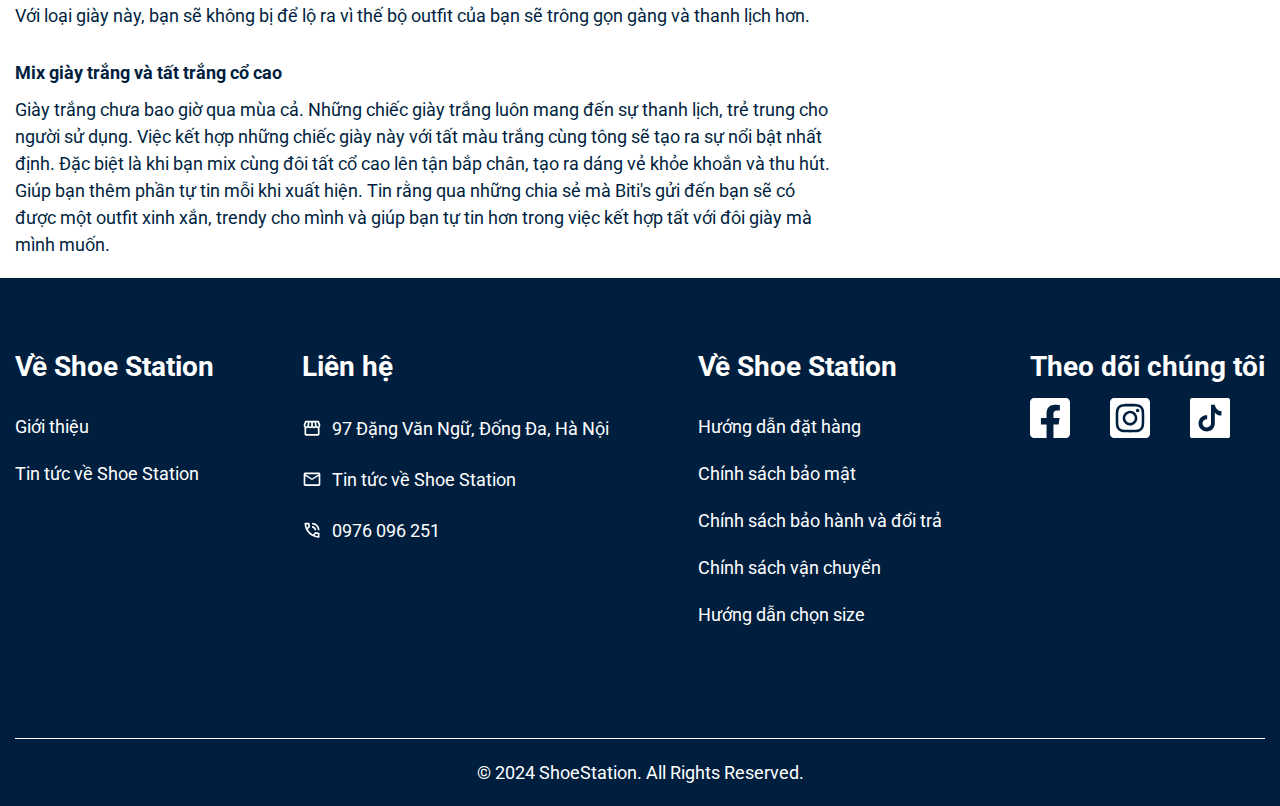
<file: tintuc_detail.html>
<!DOCTYPE html>
<html lang="en">

<head>
  <meta charset="UTF-8">
  <meta name="viewport" content="width=device-width, initial-scale=1.0">
  <link rel="stylesheet" href="./css/style.css">
  <!-- font -->
  <link rel="preconnect" href="https://fonts.googleapis.com">
  <link rel="preconnect" href="https://fonts.gstatic.com" crossorigin>
  <link
    href="https://fonts.googleapis.com/css2?family=Roboto:ital,wght@0,300;0,400;0,500;1,300;1,400;1,500&display=swap"
    rel="stylesheet">
  <title>Tin tức</title>
</head>

<body>
  <div class="header-top">
    <div class="container">
      <div class="header-top__box">
        <div class="header-top__left">
          <div class="header-top__email">
            <svg xmlns="http://www.w3.org/2000/svg" width="16" height="16" viewBox="0 0 16 16" fill="none">
              <mask id="mask0_147_8189" style="mask-type:alpha" maskUnits="userSpaceOnUse" x="0" y="0" width="16"
                height="16">
                <rect width="16" height="16" fill="#D9D9D9" />
              </mask>
              <g mask="url(#mask0_147_8189)">
                <path
                  d="M2.66536 13.3327C2.2987 13.3327 1.98481 13.2021 1.7237 12.941C1.46259 12.6799 1.33203 12.366 1.33203 11.9993V3.99935C1.33203 3.63268 1.46259 3.31879 1.7237 3.05768C1.98481 2.79657 2.2987 2.66602 2.66536 2.66602H13.332C13.6987 2.66602 14.0126 2.79657 14.2737 3.05768C14.5348 3.31879 14.6654 3.63268 14.6654 3.99935V11.9993C14.6654 12.366 14.5348 12.6799 14.2737 12.941C14.0126 13.2021 13.6987 13.3327 13.332 13.3327H2.66536ZM7.9987 8.66602L2.66536 5.33268V11.9993H13.332V5.33268L7.9987 8.66602ZM7.9987 7.33268L13.332 3.99935H2.66536L7.9987 7.33268ZM2.66536 5.33268V3.99935V11.9993V5.33268Z"
                  fill="white" />
              </g>
            </svg>
            <a href="#">support@features.vn</a>
          </div>
          <div class="header-top__phone">
            <svg xmlns="http://www.w3.org/2000/svg" width="16" height="16" viewBox="0 0 16 16" fill="none">
              <mask id="mask0_147_8195" style="mask-type:alpha" maskUnits="userSpaceOnUse" x="0" y="0" width="16"
                height="16">
                <rect width="16" height="16" fill="#D9D9D9" />
              </mask>
              <g mask="url(#mask0_147_8195)">
                <path
                  d="M12.6667 8C12.6667 6.7 12.2139 5.59722 11.3083 4.69167C10.4028 3.78611 9.3 3.33333 8 3.33333V2C8.83333 2 9.61389 2.15833 10.3417 2.475C11.0694 2.79167 11.7028 3.21944 12.2417 3.75833C12.7806 4.29722 13.2083 4.93056 13.525 5.65833C13.8417 6.38611 14 7.16667 14 8H12.6667ZM10 8C10 7.44444 9.80556 6.97222 9.41667 6.58333C9.02778 6.19444 8.55556 6 8 6V4.66667C8.92222 4.66667 9.70833 4.99167 10.3583 5.64167C11.0083 6.29167 11.3333 7.07778 11.3333 8H10ZM13.3 14C11.9111 14 10.5389 13.6972 9.18333 13.0917C7.82778 12.4861 6.59444 11.6278 5.48333 10.5167C4.37222 9.40556 3.51389 8.17222 2.90833 6.81667C2.30278 5.46111 2 4.08889 2 2.7C2 2.5 2.06667 2.33333 2.2 2.2C2.33333 2.06667 2.5 2 2.7 2H5.4C5.55556 2 5.69444 2.05278 5.81667 2.15833C5.93889 2.26389 6.01111 2.38889 6.03333 2.53333L6.46667 4.86667C6.48889 5.04444 6.48333 5.19444 6.45 5.31667C6.41667 5.43889 6.35556 5.54444 6.26667 5.63333L4.65 7.26667C4.87222 7.67778 5.13611 8.075 5.44167 8.45833C5.74722 8.84167 6.08333 9.21111 6.45 9.56667C6.79444 9.91111 7.15556 10.2306 7.53333 10.525C7.91111 10.8194 8.31111 11.0889 8.73333 11.3333L10.3 9.76667C10.4 9.66667 10.5306 9.59167 10.6917 9.54167C10.8528 9.49167 11.0111 9.47778 11.1667 9.5L13.4667 9.96667C13.6222 10.0111 13.75 10.0917 13.85 10.2083C13.95 10.325 14 10.4556 14 10.6V13.3C14 13.5 13.9333 13.6667 13.8 13.8C13.6667 13.9333 13.5 14 13.3 14ZM4.01667 6L5.11667 4.9L4.83333 3.33333H3.35C3.40556 3.78889 3.48333 4.23889 3.58333 4.68333C3.68333 5.12778 3.82778 5.56667 4.01667 6ZM9.98333 11.9667C10.4167 12.1556 10.8583 12.3056 11.3083 12.4167C11.7583 12.5278 12.2111 12.6 12.6667 12.6333V11.1667L11.1 10.85L9.98333 11.9667Z"
                  fill="white" />
              </g>
            </svg>
            <a href="#">0976 096 251</a>
          </div>
        </div>
        <div class="header-top__right">
          <a href="#">
            <svg xmlns="http://www.w3.org/2000/svg" width="8" height="16" viewBox="0 0 8 16" fill="none">
              <path
                d="M2.21796 16V8.49234H0.234375V5.78922H2.21796V3.4804C2.21796 1.66611 3.38967 0 6.08955 0C7.18268 0 7.99101 0.10488 7.99101 0.10488L7.92732 2.62914C7.92732 2.62914 7.10296 2.6211 6.20338 2.6211C5.22976 2.6211 5.07377 3.07014 5.07377 3.81544V5.78922H8.00471L7.87718 8.49234H5.07377V16H2.21796Z"
                fill="white" />
            </svg>
          </a>
          <a href="#">
            <svg xmlns="http://www.w3.org/2000/svg" width="16" height="16" viewBox="0 0 16 16" fill="none">
              <path
                d="M5.33788 8C5.33788 6.5273 6.53146 5.33312 8.00423 5.33312C9.47699 5.33312 10.6712 6.5273 10.6712 8C10.6712 9.4727 9.47699 10.6669 8.00423 10.6669C6.53146 10.6669 5.33788 9.4727 5.33788 8ZM3.89616 8C3.89616 10.2688 5.73534 12.1079 8.00423 12.1079C10.2731 12.1079 12.1123 10.2688 12.1123 8C12.1123 5.7312 10.2731 3.8921 8.00423 3.8921C5.73534 3.8921 3.89616 5.7312 3.89616 8ZM11.3149 3.72922C11.3147 4.25941 11.7443 4.68939 12.2745 4.6896C12.8048 4.68981 13.2348 4.26018 13.235 3.72998C13.2352 3.19979 12.8055 2.76981 12.2753 2.7696C11.7453 2.76985 11.3153 3.19928 11.3149 3.72922ZM4.7721 14.5118C3.9921 14.4763 3.56814 14.3464 3.28641 14.2366C2.91289 14.0912 2.64638 13.918 2.36618 13.6382C2.08597 13.3584 1.91253 13.0922 1.76775 12.7187C1.65792 12.4371 1.528 12.013 1.49254 11.233C1.45376 10.3898 1.44601 10.1364 1.44601 8.00006C1.44601 5.86368 1.4544 5.61107 1.49254 4.7671C1.52806 3.98714 1.65895 3.5639 1.76775 3.28147C1.91317 2.90797 2.08636 2.64147 2.36618 2.36128C2.646 2.08109 2.91225 1.90765 3.28641 1.76288C3.56802 1.65306 3.9921 1.52314 4.7721 1.48768C5.61539 1.4489 5.86872 1.44115 8.00423 1.44115C10.1397 1.44115 10.3933 1.44954 11.2373 1.48768C12.0173 1.5232 12.4406 1.65408 12.723 1.76288C13.0965 1.90765 13.363 2.08147 13.6432 2.36128C13.9234 2.64109 14.0962 2.90797 14.2417 3.28147C14.3515 3.56307 14.4814 3.98714 14.5169 4.7671C14.5557 5.61107 14.5634 5.86368 14.5634 8.00006C14.5634 10.1364 14.5557 10.3891 14.5169 11.233C14.4813 12.013 14.3508 12.4369 14.2417 12.7187C14.0962 13.0922 13.9231 13.3587 13.6432 13.6382C13.3634 13.9178 13.0965 14.0912 12.723 14.2366C12.4414 14.3464 12.0173 14.4764 11.2373 14.5118C10.394 14.5506 10.1407 14.5583 8.00423 14.5583C5.86776 14.5583 5.61514 14.5506 4.7721 14.5118ZM4.70585 0.048448C3.85417 0.087232 3.2722 0.222272 2.76395 0.420032C2.2376 0.624256 1.79201 0.89824 1.34674 1.34278C0.901478 1.78733 0.628187 2.2336 0.423955 2.75994C0.226187 3.26848 0.0911417 3.85011 0.0523562 4.70176C0.0129306 5.55475 0.00390625 5.82746 0.00390625 8C0.00390625 10.1725 0.0129306 10.4452 0.0523562 11.2982C0.0911417 12.15 0.226187 12.7315 0.423955 13.2401C0.628187 13.7661 0.901542 14.2129 1.34674 14.6572C1.79195 15.1016 2.2376 15.3752 2.76395 15.58C3.27316 15.7777 3.85417 15.9128 4.70585 15.9516C5.55933 15.9903 5.8316 16 8.00423 16C10.1769 16 10.4496 15.991 11.3026 15.9516C12.1543 15.9128 12.7359 15.7777 13.2445 15.58C13.7705 15.3752 14.2164 15.1018 14.6617 14.6572C15.107 14.2127 15.3797 13.7661 15.5845 13.2401C15.7823 12.7315 15.918 12.1499 15.9561 11.2982C15.9949 10.4446 16.0039 10.1725 16.0039 8C16.0039 5.82746 15.9949 5.55475 15.9561 4.70176C15.9173 3.85005 15.7823 3.26816 15.5845 2.75994C15.3797 2.23392 15.1063 1.78803 14.6617 1.34278C14.2171 0.897536 13.7705 0.624256 13.2451 0.420032C12.7359 0.222272 12.1543 0.086592 11.3032 0.048448C10.4502 0.009664 10.1775 0 8.00487 0C5.83224 0 5.55933 0.009024 4.70585 0.048448Z"
                fill="white" />
            </svg>
          </a>
          <a href="#">
            <svg xmlns="http://www.w3.org/2000/svg" width="14" height="16" viewBox="0 0 14 16" fill="none">
              <path
                d="M13.9998 6.55969C12.6241 6.56298 11.282 6.13392 10.1633 5.33313V10.9181C10.1629 11.9525 9.84674 12.9622 9.25706 13.812C8.66738 14.6619 7.83229 15.3115 6.86347 15.6739C5.89464 16.0364 4.83825 16.0944 3.83556 15.8402C2.83286 15.5861 1.93165 15.0319 1.25243 14.2517C0.573211 13.4716 0.148357 12.5026 0.0346788 11.4745C-0.0789997 10.4464 0.123915 9.40803 0.616291 8.49833C1.10867 7.58863 1.86704 6.85093 2.78999 6.38387C3.71294 5.91681 4.75649 5.74265 5.7811 5.88469V8.69375C5.31224 8.54627 4.80876 8.55071 4.34258 8.70644C3.87639 8.86217 3.47134 9.16123 3.18525 9.56089C2.89916 9.96056 2.74668 10.4404 2.74958 10.9319C2.75247 11.4234 2.9106 11.9014 3.20137 12.2977C3.49214 12.694 3.9007 12.9882 4.36868 13.1385C4.83667 13.2887 5.34016 13.2872 5.80725 13.1342C6.27434 12.9812 6.68115 12.6845 6.96957 12.2866C7.258 11.8886 7.4133 11.4096 7.41329 10.9181V0H10.1633C10.1614 0.232231 10.1808 0.464146 10.2214 0.692813C10.317 1.20328 10.5157 1.68888 10.8053 2.11992C11.095 2.55096 11.4696 2.91837 11.9061 3.19969C12.5272 3.61034 13.2553 3.82922 13.9998 3.82906V6.55969Z"
                fill="white" />
            </svg>
          </a>
        </div>
      </div>
    </div>
  </div>
  <header class="section-header">
    <div class="container">
      <div class="header">
        <div class="header__logo">
          <img src="./images/logo.png" alt="logo">
        </div>
        <ul class="header__menu">
          <li><a href="index.html">Trang chủ</a></li>
          <li> <a href="product.html">Sản phẩm</a></li>
          <li class="header__menu-primary"><a href="#">Tin tức</a></li>
          <li><a href="gioithieu.html">Giới thiệu</a></li>
        </ul>
        <div class="header__right">
          <div class="header__right-search">
            <svg xmlns="http://www.w3.org/2000/svg" width="24" height="24" viewBox="0 0 24 24" fill="none">
              <mask id="mask0_147_8231" style="mask-type:alpha" maskUnits="userSpaceOnUse" x="0" y="0" width="24"
                height="24">
                <rect width="24" height="24" transform="matrix(-1 0 0 1 24 0)" fill="#D9D9D9" />
              </mask>
              <g mask="url(#mask0_147_8231)">
                <path
                  d="M4.4 21L10.7 14.7C11.2 15.1 11.775 15.4167 12.425 15.65C13.075 15.8833 13.7667 16 14.5 16C16.3167 16 17.8542 15.3708 19.1125 14.1125C20.3708 12.8542 21 11.3167 21 9.5C21 7.68333 20.3708 6.14583 19.1125 4.8875C17.8542 3.62917 16.3167 3 14.5 3C12.6833 3 11.1458 3.62917 9.8875 4.8875C8.62917 6.14583 8 7.68333 8 9.5C8 10.2333 8.11667 10.925 8.35 11.575C8.58333 12.225 8.9 12.8 9.3 13.3L3 19.6L4.4 21ZM14.5 14C13.25 14 12.1875 13.5625 11.3125 12.6875C10.4375 11.8125 10 10.75 10 9.5C10 8.25 10.4375 7.1875 11.3125 6.3125C12.1875 5.4375 13.25 5 14.5 5C15.75 5 16.8125 5.4375 17.6875 6.3125C18.5625 7.1875 19 8.25 19 9.5C19 10.75 18.5625 11.8125 17.6875 12.6875C16.8125 13.5625 15.75 14 14.5 14Z"
                  fill="#001F3F" />
              </g>
            </svg>
            <input type="text">
          </div>
          <div class="header__list-icon">
            <a href="#" class="header__avata"><img src="./images/avata.png" alt="avata">
            </a>
            <a href="#" class="header__wishlist">
              <svg xmlns="http://www.w3.org/2000/svg" width="30" height="30" viewBox="0 0 30 30" fill="none">
                <mask id="mask0_147_8240" style="mask-type:alpha" maskUnits="userSpaceOnUse" x="0" y="0" width="30"
                  height="30">
                  <rect width="30" height="30" fill="#D9D9D9" />
                </mask>
                <g mask="url(#mask0_147_8240)">
                  <path
                    d="M15 26.25L13.1875 24.625C11.0833 22.7292 9.34375 21.0938 7.96875 19.7188C6.59375 18.3437 5.5 17.1094 4.6875 16.0156C3.875 14.9219 3.30729 13.9167 2.98438 13C2.66146 12.0833 2.5 11.1458 2.5 10.1875C2.5 8.22917 3.15625 6.59375 4.46875 5.28125C5.78125 3.96875 7.41667 3.3125 9.375 3.3125C10.4583 3.3125 11.4896 3.54167 12.4687 4C13.4479 4.45833 14.2917 5.10417 15 5.9375C15.7083 5.10417 16.5521 4.45833 17.5313 4C18.5104 3.54167 19.5417 3.3125 20.625 3.3125C22.5833 3.3125 24.2188 3.96875 25.5313 5.28125C26.8438 6.59375 27.5 8.22917 27.5 10.1875C27.5 11.1458 27.3385 12.0833 27.0156 13C26.6927 13.9167 26.125 14.9219 25.3125 16.0156C24.5 17.1094 23.4063 18.3437 22.0312 19.7188C20.6562 21.0938 18.9167 22.7292 16.8125 24.625L15 26.25ZM15 22.875C17 21.0833 18.6458 19.5469 19.9375 18.2656C21.2292 16.9844 22.25 15.8698 23 14.9219C23.75 13.974 24.2708 13.1302 24.5625 12.3906C24.8542 11.651 25 10.9167 25 10.1875C25 8.9375 24.5833 7.89583 23.75 7.0625C22.9167 6.22917 21.875 5.8125 20.625 5.8125C19.6458 5.8125 18.7396 6.08854 17.9062 6.64063C17.0729 7.19271 16.5 7.89583 16.1875 8.75H13.8125C13.5 7.89583 12.9271 7.19271 12.0938 6.64063C11.2604 6.08854 10.3542 5.8125 9.375 5.8125C8.125 5.8125 7.08333 6.22917 6.25 7.0625C5.41667 7.89583 5 8.9375 5 10.1875C5 10.9167 5.14583 11.651 5.4375 12.3906C5.72917 13.1302 6.25 13.974 7 14.9219C7.75 15.8698 8.77083 16.9844 10.0625 18.2656C11.3542 19.5469 13 21.0833 15 22.875Z"
                    fill="#1C1B1F" />
                </g>
              </svg>
              <span>0</span>
            </a>
            <a href="#" class="header__cart">
              <svg xmlns="http://www.w3.org/2000/svg" width="20" height="26" viewBox="0 0 20 26" fill="none">
                <path
                  d="M2.5 25.5C1.8125 25.5 1.22396 25.2552 0.734375 24.7656C0.244792 24.276 0 23.6875 0 23V8C0 7.3125 0.244792 6.72396 0.734375 6.23438C1.22396 5.74479 1.8125 5.5 2.5 5.5H5C5 4.125 5.48958 2.94792 6.46875 1.96875C7.44792 0.989583 8.625 0.5 10 0.5C11.375 0.5 12.5521 0.989583 13.5312 1.96875C14.5104 2.94792 15 4.125 15 5.5H17.5C18.1875 5.5 18.776 5.74479 19.2656 6.23438C19.7552 6.72396 20 7.3125 20 8V23C20 23.6875 19.7552 24.276 19.2656 24.7656C18.776 25.2552 18.1875 25.5 17.5 25.5H2.5ZM2.5 23H17.5V8H15V10.5C15 10.8542 14.8802 11.151 14.6406 11.3906C14.401 11.6302 14.1042 11.75 13.75 11.75C13.3958 11.75 13.099 11.6302 12.8594 11.3906C12.6198 11.151 12.5 10.8542 12.5 10.5V8H7.5V10.5C7.5 10.8542 7.38021 11.151 7.14063 11.3906C6.90104 11.6302 6.60417 11.75 6.25 11.75C5.89583 11.75 5.59896 11.6302 5.35937 11.3906C5.11979 11.151 5 10.8542 5 10.5V8H2.5V23ZM7.5 5.5H12.5C12.5 4.8125 12.2552 4.22396 11.7656 3.73438C11.276 3.24479 10.6875 3 10 3C9.3125 3 8.72396 3.24479 8.23438 3.73438C7.74479 4.22396 7.5 4.8125 7.5 5.5Z"
                  fill="#1C1B1F" />
              </svg>
              <span>0</span>
            </a>
          </div>
        </div>
      </div>
    </div>
  </header>
  <!-- breadcrumb -->
  <section>
    <div class="container">
      <div class="breadcrumb">
        <span>Trang chủ/</span>
        <span class="breadcrumb__title">Tin tức/Bỏ túi ngay cách phối đồ với giày cho nữ đẹp và trendy nhất</span>
      </div>
    </div>
  </section>
  <section class="blog-detail">
    <div class="container">
      <div class="row">
        <div class="col" style="--col-xs: 12; --col-md: 12; --col-lg: 8; --col-xl: 8">
          <h1 class="blogdetail_content">Bỏ túi ngay cách phối đồ với giày cho nữ đẹp và trendy nhất
          </h1>    
          <div class="blog-box__date">
            <div class="blog-box__time">
              <svg xmlns="http://www.w3.org/2000/svg" width="16" height="16" viewBox="0 0 16 16" fill="none">
                <mask id="mask0_163_10970" style="mask-type:alpha" maskUnits="userSpaceOnUse" x="0" y="0" width="16"
                  height="16">
                  <rect width="16" height="16" fill="#D9D9D9" />
                </mask>
                <g mask="url(#mask0_163_10970)">
                  <path
                    d="M8 14C6.46667 14 5.13056 13.4917 3.99167 12.475C2.85278 11.4583 2.2 10.1889 2.03333 8.66667H3.4C3.55556 9.82222 4.06944 10.7778 4.94167 11.5333C5.81389 12.2889 6.83333 12.6667 8 12.6667C9.3 12.6667 10.4028 12.2139 11.3083 11.3083C12.2139 10.4028 12.6667 9.3 12.6667 8C12.6667 6.7 12.2139 5.59722 11.3083 4.69167C10.4028 3.78611 9.3 3.33333 8 3.33333C7.23333 3.33333 6.51667 3.51111 5.85 3.86667C5.18333 4.22222 4.62222 4.71111 4.16667 5.33333H6V6.66667H2V2.66667H3.33333V4.23333C3.9 3.52222 4.59167 2.97222 5.40833 2.58333C6.225 2.19444 7.08889 2 8 2C8.83333 2 9.61389 2.15833 10.3417 2.475C11.0694 2.79167 11.7028 3.21944 12.2417 3.75833C12.7806 4.29722 13.2083 4.93056 13.525 5.65833C13.8417 6.38611 14 7.16667 14 8C14 8.83333 13.8417 9.61389 13.525 10.3417C13.2083 11.0694 12.7806 11.7028 12.2417 12.2417C11.7028 12.7806 11.0694 13.2083 10.3417 13.525C9.61389 13.8417 8.83333 14 8 14ZM9.86667 10.8L7.33333 8.26667V4.66667H8.66667V7.73333L10.8 9.86667L9.86667 10.8Z"
                    fill="#828282" />
                </g>
              </svg>
              <span>25/2/2024</span>
            </div>
            <div class="blog-box__time">
              <svg xmlns="http://www.w3.org/2000/svg" width="16" height="16" viewBox="0 0 16 16" fill="none">
                <mask id="mask0_163_10965" style="mask-type:alpha" maskUnits="userSpaceOnUse" x="0" y="0" width="16"
                  height="16">
                  <rect width="16" height="16" fill="#D9D9D9" />
                </mask>
                <g mask="url(#mask0_163_10965)">
                  <path
                    d="M7.99935 8.00033C7.26602 8.00033 6.63824 7.73921 6.11602 7.21699C5.59379 6.69477 5.33268 6.06699 5.33268 5.33366C5.33268 4.60033 5.59379 3.97255 6.11602 3.45033C6.63824 2.9281 7.26602 2.66699 7.99935 2.66699C8.73268 2.66699 9.36046 2.9281 9.88268 3.45033C10.4049 3.97255 10.666 4.60033 10.666 5.33366C10.666 6.06699 10.4049 6.69477 9.88268 7.21699C9.36046 7.73921 8.73268 8.00033 7.99935 8.00033ZM2.66602 12.0003V11.467C2.66602 11.0892 2.76324 10.742 2.95768 10.4253C3.15213 10.1087 3.41046 9.86699 3.73268 9.70033C4.42157 9.35588 5.12157 9.09755 5.83268 8.92533C6.54379 8.7531 7.26602 8.66699 7.99935 8.66699C8.73268 8.66699 9.4549 8.7531 10.166 8.92533C10.8771 9.09755 11.5771 9.35588 12.266 9.70033C12.5882 9.86699 12.8466 10.1087 13.041 10.4253C13.2355 10.742 13.3327 11.0892 13.3327 11.467V12.0003C13.3327 12.367 13.2021 12.6809 12.941 12.942C12.6799 13.2031 12.366 13.3337 11.9993 13.3337H3.99935C3.63268 13.3337 3.31879 13.2031 3.05768 12.942C2.79657 12.6809 2.66602 12.367 2.66602 12.0003Z"
                    fill="#828282" />
                </g>
              </svg>
              <span>Shoe Station</span>
            </div>
          </div>   
          <div class="blog-detail__content">Để giúp vẻ ngoài của bạn được hoàn hảo nhất thì việc lựa chọn tất và giày phù hợp là điều vô cùng cần thiết. Việc bạn chọn một đôi tất phù hợp với kiểu giày đang mang sẽ góp phần khẳng định gu thời trang của bạn. Để thực hiện điều này không hề đơn giản như bạn nghĩ.
            <br>
            <br>
            <strong class="pb-10">Tất đối với giày có tầm quan trọng như thế nào?</strong>
          
            Nhiều bạn thường bỏ qua việc mang tất khi đi giày vì cảm thấy nó vướng víu, nóng bức, gây khó chịu. Nhưng bạn không hề biết rằng tất không chỉ là vật giúp bạn bảo vệ đôi chân mà nó còn đem đến giá trị thẩm mỹ rất lớn. Tất là một trong những phụ kiện hỗ trợ đôi chân bạn tránh khỏi những tổn thương từ bên ngoài, giảm mùi hôi chân cho bạn khi mang giày trong thời gian dài.
            Vớ là món phụ kiện góp phần nhấn nhá thêm màu sắc và sự nổi bật cho trang phục. Vớ nữ vô cùng đa dạng và độc đáo sẽ giúp bạn tôn lên nét đẹp của mình. Ngoài ra, vớ là món phụ kiện giúp bạn che đi khuyết điểm một cách tinh tế nhất.</div>
            <div class="blog-detail__image" >
              <img  src="./images/image 5.jpg" alt="">
            </div>
            <div class="blog-detail__content">
              Một số nguyên tắc phối giày với tất bạn cần nắm
              <br>Để có được outfit khoa học và thu hút hơn khi diện đồ, bạn cần phải nắm nguyên tắc phối giày và tất như sau:
              <br>
              <strong  class="blog-detail__br-pb">Không cuộn hoặc gập cổ tất khi mang giày</strong>
              
              Trên thị trường có khá nhiều dòng tất với kích thước, chiều dài cổ khác nhau từ thấp đến cao. Thậm chí không có cổ để đáp ứng nhu cầu của người dùng. Tuy nhiên, điểm chung khi mang các loại tất này chính là không nên cuộn hoặc gập cổ lại. Vì điều này có thể sẽ làm cho bộ trang phục của bạn trở nên mất điểm hơn nhiều.
              Đây cũng được xem là lỗi phối đồ mà nhiều người mắc phải. Khi cuộn hoặc gập cổ tất. Bộ trang phục bạn đang mặc sẽ có cảm giác luộm thuộm, không gọn gàng. Bên cạnh đó, việc này có thể sẽ khiến cho bạn gặp phải những tổn thương ở phần mắt cá chân, gây chấn thương cho bàn chân của bạn khi mang giày.
              
              <strong  class="blog-detail__br-pb">Sử dụng màu tất trùng với màu giày và quần/váy</strong>
              <div class="blog-detail__image" >
                <img  src="./images/image 5.png" alt="">
              </div>
            </div>
            <strong  class="blog-detail__br-pb">Mix vớ họa tiết nổi bật cùng giày</strong>  
            Nếu bạn đang mang một đôi giày thể thao màu trắng và đang có ý định kết hợp chung với một chiếc váy ngắn thì bạn hãy thử cách phối tất với giày nữ cùng một đôi vớ có họa tiết nổi bật một chút. Điều này sẽ giúp bạn trở nên ấn tượng hơn đấy.Tuy nhiên, bạn cũng cần nên lưu ý sử dụng những đôi tất có màu đơn sắc và họa tiết nổi bật một chút thôi để tránh lòe loẹt, diêm dúa.
            <div class="blog-detail__image" >
              <img  src="./images/image 5 (1).png" alt="">
            </div>
            <strong  class="blog-detail__br-pb">Phối với tất quần</strong> 
            Thời gian trở lại đây, tất quần ngày càng nở rộ không ai là không biết tới cả, đặc biệt là những cô gái trẻ. Dần dần nó trở thành xu hướng vì đơn giản nó có thể giúp bạn che đi những khuyết điểm trên chân.
            Hơn thế nữa, khi diện tất quần bạn sẽ trông sang chảnh và đẳng cấp hơn. Thế nên, hãy chọn cho mình một đôi giày độn đi kèm với đôi tất quần. Chắc chắn nó sẽ giúp bạn hack được không ít chiều cao. Nếu bạn tôn dáng và thanh lịch hơn thì hãy chọn kết hợp tất quần với những outfit tối màu.
            <strong  class="blog-detail__br-pb">Phối giày với tất dài đến đầu gối</strong> 
            Một trong những đôi vớ đình đám dành cho những cô nàng yêu thích thời trang Hàn Quốc. Những đôi vớ dài đến đầu gối đã làm mưa làm gió được các bạn nữ sinh lựa chọn mix cùng với giày thể thao để khoe trọn đôi chân dài của mình. Những chiếc vớ này khi diện cùng với váy ngắn sẽ làm các nàng trở nên lịch thiệp hơn và không kém sự trẻ trung, năng động
            <strong  class="blog-detail__br-pb">Mix giày đen và tất xám</strong>
            Đây là cách phối giày và tất cực kỳ hiệu quả và chưa bao giờ bị lỗi mốt từ trước đến ngay. Việc sử dụng phong cách này mang lại sự bí ẩn, cuốn hút và sang trọng hơn cho người sử dụng. Đặc biệt, cách kết hợp này giúp bạn có thể sử dụng ở nhiều không gian khác nhau như công sở, hội nghị,... để nâng cao giá trị cho mình.Phong cách phối giày với tất nữ này sẽ giúp cho bạn thêm cuốn hút, cá tính và mạnh mẽ hơn.
            <div class="blog-detail__image" >
              <img  src="./images/image 5 (2).png" alt="">
            </div>
            <strong  class="blog-detail__br-pb">Kết hợp giày với tất lười</strong>
            Khi bạn sở hữu một đôi giày rất xịn và đẹp muốn mọi người chú ý đến, thì những đôi tất lười sẽ là sự lựa chọn hoàn hảo dành cho bạn. Bởi những đôi tất này sinh ra là để làm tôn lên đôi giày bạn đang mang. Với loại giày này, bạn sẽ không bị để lộ ra vì thế bộ outfit của bạn sẽ trông gọn gàng và thanh lịch hơn.
            <strong  class="blog-detail__br-pb">Mix giày trắng và tất trắng cổ cao</strong>
            Giày trắng chưa bao giờ qua mùa cả. Những chiếc giày trắng luôn mang đến sự thanh lịch, trẻ trung cho người sử dụng. Việc kết hợp những chiếc giày này với tất màu trắng cùng tông sẽ tạo ra sự nổi bật nhất định. Đặc biệt là khi bạn mix cùng đôi tất cổ cao lên tận bắp chân, tạo ra dáng vẻ khỏe khoắn và thu hút. Giúp bạn thêm phần tự tin mỗi khi xuất hiện.
            Tin rằng qua những chia sẻ mà Biti's gửi đến bạn sẽ có được một outfit xinh xắn, trendy cho mình và giúp bạn tự tin hơn trong việc kết hợp tất với đôi giày mà mình muốn.
          </div>
       
        <div class="col blog__right" style="--col-xs: 12; --col-md: 12; --col-lg: 4; --col-xl: 4">
          <div class="blog__right">
            <h3>Tin tức mới nhất</h3>
            <a href="#" class="blog-right">
              <div class="blog-right__img">
                <img src="./images/bolg-right.png" alt="blog">
              </div>
              <div class="blog-right__content">
                Chạy road là gì? Cẩm nang chạy road an toàn cho
              </div>
            </a>
            <a href="#" class="blog-right">
              <div class="blog-right__img">
                <img src="./images/blog-right2.png" alt="blog">
              </div>
              <div class="blog-right__content">
                Chân váy da phối với giày gì? Hướng dẫn lên đồ cực...
              </div>
            </a>
            <a href="#" class="blog-right">
              <div class="blog-right__img">
                <img src="./images/blog-right3.png" alt="blog">
              </div>
              <div class="blog-right__content">
                [Giải đáp] Phục hồi sau chạy bộ thế nào chuẩn
              </div>
            </a>
          </div>
        </div>
      </div>
    </div>
  </section>
  <!-- footer -->
  <footer class="section-footer">
    <div class="container">
      <div class="section-footer__top">
        <div class="section-footer__box">
          <div class="section-footer__title">Về Shoe Station</div>
          <div class="section-footer__list">
            <a href="#" class="section-footer__item">Giới thiệu</a>
            <a href="#" class="section-footer__item">Tin tức về Shoe Station</a>
          </div>
        </div>
        <div class="section-footer__box">
          <div class="section-footer__title">Liên hệ</div>
          <div class="section-footer__list">
            <a href="#" class="section-footer__item">
              <svg xmlns="http://www.w3.org/2000/svg" width="30" height="31" viewBox="0 0 30 31" fill="none">
                <mask id="mask0_147_8755" style="mask-type:alpha" maskUnits="userSpaceOnUse" x="0" y="0" width="30"
                  height="31">
                  <rect y="0.119629" width="30" height="30" fill="#D9D9D9" />
                </mask>
                <g mask="url(#mask0_147_8755)">
                  <path
                    d="M26.2813 13.9321V23.8696C26.2813 24.5571 26.0365 25.1457 25.547 25.6353C25.0574 26.1248 24.4688 26.3696 23.7813 26.3696H6.28133C5.59383 26.3696 5.00529 26.1248 4.5157 25.6353C4.02612 25.1457 3.78133 24.5571 3.78133 23.8696V13.9321C3.30216 13.4946 2.93237 12.9321 2.67195 12.2446C2.41154 11.5571 2.40633 10.8071 2.65633 9.99463L3.96883 5.74463C4.1355 5.20296 4.43237 4.75505 4.85945 4.40088C5.28654 4.04671 5.78133 3.86963 6.34383 3.86963H23.7188C24.2813 3.86963 24.7709 4.0415 25.1876 4.38525C25.6042 4.729 25.9063 5.18213 26.0938 5.74463L27.4063 9.99463C27.6563 10.8071 27.6511 11.5467 27.3907 12.2134C27.1303 12.88 26.7605 13.453 26.2813 13.9321ZM17.7813 12.6196C18.3438 12.6196 18.7709 12.4269 19.0626 12.0415C19.3542 11.6561 19.4688 11.2238 19.4063 10.7446L18.7188 6.36963H16.2813V10.9946C16.2813 11.4321 16.4272 11.8123 16.7188 12.1353C17.0105 12.4582 17.3647 12.6196 17.7813 12.6196ZM12.1563 12.6196C12.6355 12.6196 13.0261 12.4582 13.3282 12.1353C13.6303 11.8123 13.7813 11.4321 13.7813 10.9946V6.36963H11.3438L10.6563 10.7446C10.573 11.2446 10.6824 11.6821 10.9845 12.0571C11.2865 12.4321 11.6772 12.6196 12.1563 12.6196ZM6.59383 12.6196C6.96883 12.6196 7.29695 12.4842 7.5782 12.2134C7.85945 11.9425 8.03133 11.5988 8.09383 11.1821L8.78133 6.36963H6.34383L5.09383 10.5571C4.96883 10.9738 5.03654 11.4217 5.29695 11.9009C5.55737 12.38 5.98966 12.6196 6.59383 12.6196ZM23.4688 12.6196C24.073 12.6196 24.5105 12.38 24.7813 11.9009C25.0522 11.4217 25.1147 10.9738 24.9688 10.5571L23.6563 6.36963H21.2813L21.9688 11.1821C22.0313 11.5988 22.2032 11.9425 22.4845 12.2134C22.7657 12.4842 23.0938 12.6196 23.4688 12.6196ZM6.28133 23.8696H23.7813V15.0571C23.6772 15.0988 23.6095 15.1196 23.5782 15.1196H23.4688C22.9063 15.1196 22.4115 15.0259 21.9845 14.8384C21.5574 14.6509 21.1355 14.3488 20.7188 13.9321C20.3438 14.3071 19.9167 14.5988 19.4376 14.8071C18.9584 15.0155 18.448 15.1196 17.9063 15.1196C17.3438 15.1196 16.8178 15.0155 16.3282 14.8071C15.8386 14.5988 15.4063 14.3071 15.0313 13.9321C14.6772 14.3071 14.2657 14.5988 13.797 14.8071C13.3282 15.0155 12.823 15.1196 12.2813 15.1196C11.6772 15.1196 11.1303 15.0155 10.6407 14.8071C10.1511 14.5988 9.71883 14.3071 9.34383 13.9321C8.90633 14.3696 8.47404 14.6769 8.04695 14.854C7.61987 15.0311 7.1355 15.1196 6.59383 15.1196H6.4532C6.40112 15.1196 6.34383 15.0988 6.28133 15.0571V23.8696Z"
                    fill="white" />
                </g>
              </svg>
              97 Đặng Văn Ngữ, Đống Đa, Hà Nội</a>
            <a href="#" class="section-footer__item">
              <svg xmlns="http://www.w3.org/2000/svg" width="30" height="31" viewBox="0 0 30 31" fill="none">
                <mask id="mask0_147_8760" style="mask-type:alpha" maskUnits="userSpaceOnUse" x="0" y="0" width="30"
                  height="31">
                  <rect y="0.119629" width="30" height="30" fill="#D9D9D9" />
                </mask>
                <g mask="url(#mask0_147_8760)">
                  <path
                    d="M5 25.1196C4.3125 25.1196 3.72396 24.8748 3.23438 24.3853C2.74479 23.8957 2.5 23.3071 2.5 22.6196V7.61963C2.5 6.93213 2.74479 6.34359 3.23438 5.854C3.72396 5.36442 4.3125 5.11963 5 5.11963H25C25.6875 5.11963 26.276 5.36442 26.7656 5.854C27.2552 6.34359 27.5 6.93213 27.5 7.61963V22.6196C27.5 23.3071 27.2552 23.8957 26.7656 24.3853C26.276 24.8748 25.6875 25.1196 25 25.1196H5ZM15 16.3696L5 10.1196V22.6196H25V10.1196L15 16.3696ZM15 13.8696L25 7.61963H5L15 13.8696ZM5 10.1196V7.61963V22.6196V10.1196Z"
                    fill="white" />
                </g>
              </svg>Tin tức về Shoe Station</a>
            <a href="#" class="section-footer__item">
              <svg xmlns="http://www.w3.org/2000/svg" width="30" height="31" viewBox="0 0 30 31" fill="none">
                <mask id="mask0_147_8765" style="mask-type:alpha" maskUnits="userSpaceOnUse" x="0" y="0" width="30"
                  height="31">
                  <rect y="0.119629" width="30" height="30" fill="#D9D9D9" />
                </mask>
                <g mask="url(#mask0_147_8765)">
                  <path
                    d="M23.75 15.1196C23.75 12.6821 22.901 10.6144 21.2031 8.9165C19.5052 7.21859 17.4375 6.36963 15 6.36963V3.86963C16.5625 3.86963 18.026 4.1665 19.3906 4.76025C20.7552 5.354 21.9427 6.15609 22.9531 7.1665C23.9635 8.17692 24.7656 9.36442 25.3594 10.729C25.9531 12.0936 26.25 13.5571 26.25 15.1196H23.75ZM18.75 15.1196C18.75 14.078 18.3854 13.1925 17.6562 12.4634C16.9271 11.7342 16.0417 11.3696 15 11.3696V8.86963C16.7292 8.86963 18.2031 9.479 19.4219 10.6978C20.6406 11.9165 21.25 13.3905 21.25 15.1196H18.75ZM24.9375 26.3696C22.3333 26.3696 19.7604 25.8019 17.2188 24.6665C14.6771 23.5311 12.3646 21.9217 10.2812 19.8384C8.19792 17.755 6.58854 15.4425 5.45313 12.9009C4.31771 10.3592 3.75 7.7863 3.75 5.18213C3.75 4.80713 3.875 4.49463 4.125 4.24463C4.375 3.99463 4.6875 3.86963 5.0625 3.86963H10.125C10.4167 3.86963 10.6771 3.96859 10.9062 4.1665C11.1354 4.36442 11.2708 4.5988 11.3125 4.86963L12.125 9.24463C12.1667 9.57796 12.1562 9.85921 12.0938 10.0884C12.0312 10.3175 11.9167 10.5155 11.75 10.6821L8.71875 13.7446C9.13542 14.5155 9.63021 15.2603 10.2031 15.979C10.776 16.6978 11.4062 17.3905 12.0938 18.0571C12.7396 18.703 13.4167 19.3019 14.125 19.854C14.8333 20.4061 15.5833 20.9113 16.375 21.3696L19.3125 18.4321C19.5 18.2446 19.7448 18.104 20.0469 18.0103C20.349 17.9165 20.6458 17.8905 20.9375 17.9321L25.25 18.8071C25.5417 18.8905 25.7812 19.0415 25.9688 19.2603C26.1562 19.479 26.25 19.7238 26.25 19.9946V25.0571C26.25 25.4321 26.125 25.7446 25.875 25.9946C25.625 26.2446 25.3125 26.3696 24.9375 26.3696ZM7.53125 11.3696L9.59375 9.30713L9.0625 6.36963H6.28125C6.38542 7.2238 6.53125 8.06755 6.71875 8.90088C6.90625 9.73421 7.17708 10.5571 7.53125 11.3696ZM18.7188 22.5571C19.5313 22.9113 20.3594 23.1925 21.2031 23.4009C22.0469 23.6092 22.8958 23.7446 23.75 23.8071V21.0571L20.8125 20.4634L18.7188 22.5571Z"
                    fill="white" />
                </g>
              </svg>0976 096 251</a>
          </div>
        </div>
        <div class="section-footer__box">
          <div class="section-footer__title">Về Shoe Station</div>
          <div class="section-footer__list">
            <a href="#" class="section-footer__item">Hướng dẫn đặt hàng</a>
            <a href="#" class="section-footer__item">Chính sách bảo mật</a>
            <a href="#" class="section-footer__item">Chính sách bảo hành và đổi trả</a>
            <a href="#" class="section-footer__item">Chính sách vận chuyển</a>
            <a href="#" class="section-footer__item">Hướng dẫn chọn size</a>
          </div>
        </div>
        <div class="section-footer__box">
          <div class="section-footer__title">Theo dõi chúng tôi </div>
          <div class="section-footer__social">
            <a href="#"><svg xmlns="http://www.w3.org/2000/svg" width="40" height="41" viewBox="0 0 40 41" fill="none">
                <path
                  d="M35.7162 0.119629H4.28767C3.15103 0.119629 2.06094 0.571158 1.25721 1.37489C0.453482 2.17861 0.00195313 3.2687 0.00195312 4.40534L0.00195313 35.8339C0.00195313 36.9706 0.453482 38.0606 1.25721 38.8644C2.06094 39.6681 3.15103 40.1196 4.28767 40.1196H16.5421V26.5205H10.9171V20.1196H16.5421V15.2411C16.5421 9.69195 19.8457 6.62677 24.9055 6.62677C27.3287 6.62677 29.8627 7.05891 29.8627 7.05891V12.5053H27.0707C24.3198 12.5053 23.4618 14.2125 23.4618 15.9634V20.1196H29.6028L28.6207 26.5205H23.4618V40.1196H35.7162C36.8529 40.1196 37.943 39.6681 38.7467 38.8644C39.5504 38.0606 40.002 36.9706 40.002 35.8339V4.40534C40.002 3.2687 39.5504 2.17861 38.7467 1.37489C37.943 0.571158 36.8529 0.119629 35.7162 0.119629Z"
                  fill="white" />
              </svg></a>
            <a href="#"><svg xmlns="http://www.w3.org/2000/svg" width="40" height="41" viewBox="0 0 40 41" fill="none">
                <path
                  d="M20.002 15.3571C19.0601 15.3575 18.1395 15.6371 17.3565 16.1606C16.5736 16.6841 15.9634 17.4281 15.6033 18.2983C15.2431 19.1686 15.149 20.1261 15.333 21.0498C15.5169 21.9736 15.9707 22.822 16.6368 23.4879C17.3029 24.1537 18.1515 24.6071 19.0753 24.7908C19.9991 24.9744 20.9566 24.88 21.8267 24.5194C22.6968 24.1589 23.4405 23.5485 23.9637 22.7653C24.487 21.9822 24.7662 21.0615 24.7662 20.1196C24.7653 18.8565 24.263 17.6454 23.3697 16.7524C22.4763 15.8595 21.2651 15.3576 20.002 15.3571ZM31.1368 11.6964C30.8943 11.082 30.5282 10.5239 30.0611 10.0569C29.5941 9.5898 29.036 9.22369 28.4216 8.98124C26.5466 8.24106 22.0823 8.40713 20.002 8.40713C17.9216 8.40713 13.4618 8.23481 11.5814 8.98124C10.967 9.22369 10.4089 9.5898 9.94187 10.0569C9.4748 10.5239 9.10869 11.082 8.86624 11.6964C8.12695 13.5714 8.29213 18.0402 8.29213 20.1187C8.29213 22.1973 8.12695 26.6607 8.86981 28.542C9.11226 29.1564 9.47837 29.7144 9.94544 30.1815C10.4125 30.6486 10.9706 31.0147 11.585 31.2571C13.46 31.9973 17.9243 31.8312 20.0055 31.8312C22.0868 31.8312 26.5448 32.0036 28.4252 31.2571C29.0396 31.0147 29.5977 30.6486 30.0647 30.1815C30.5318 29.7144 30.8979 29.1564 31.1403 28.542C31.8859 26.667 31.7145 22.1982 31.7145 20.1196C31.7145 18.0411 31.8859 13.5786 31.1403 11.6973L31.1368 11.6964ZM20.002 27.4411C18.5539 27.4411 17.1384 27.0117 15.9344 26.2072C14.7304 25.4027 13.792 24.2592 13.2378 22.9214C12.6837 21.5836 12.5387 20.1115 12.8212 18.6913C13.1037 17.2711 13.801 15.9665 14.8249 14.9426C15.8488 13.9187 17.1534 13.2214 18.5736 12.9389C19.9938 12.6564 21.4659 12.8014 22.8037 13.3555C24.1416 13.9097 25.285 14.8481 26.0895 16.0521C26.894 17.2561 27.3234 18.6716 27.3234 20.1196C27.3246 21.0814 27.136 22.034 26.7685 22.9228C26.4009 23.8116 25.8617 24.6192 25.1816 25.2993C24.5015 25.9794 23.6939 26.5186 22.8051 26.8861C21.9163 27.2537 20.9637 27.4422 20.002 27.4411ZM27.6252 14.2C27.2871 14.2002 26.9566 14.1001 26.6755 13.9124C26.3943 13.7247 26.1752 13.4579 26.0457 13.1457C25.9162 12.8334 25.8822 12.4898 25.9481 12.1582C26.0139 11.8267 26.1766 11.5221 26.4156 11.283C26.6545 11.0439 26.959 10.881 27.2906 10.815C27.6221 10.749 27.9657 10.7828 28.278 10.9121C28.5904 11.0414 28.8573 11.2605 29.0451 11.5415C29.233 11.8226 29.3332 12.153 29.3332 12.4911C29.3341 12.7155 29.2908 12.938 29.2055 13.1457C29.1203 13.3533 28.9949 13.5421 28.8366 13.7012C28.6782 13.8603 28.49 13.9866 28.2827 14.0728C28.0755 14.159 27.8532 14.2034 27.6287 14.2036L27.6252 14.2ZM35.7162 0.119629H4.28767C3.15103 0.119629 2.06094 0.571158 1.25721 1.37489C0.453482 2.17861 0.00195313 3.2687 0.00195312 4.40534L0.00195313 35.8339C0.00195313 36.9706 0.453482 38.0606 1.25721 38.8644C2.06094 39.6681 3.15103 40.1196 4.28767 40.1196H35.7162C36.8529 40.1196 37.943 39.6681 38.7467 38.8644C39.5504 38.0606 40.002 36.9706 40.002 35.8339V4.40534C40.002 3.2687 39.5504 2.17861 38.7467 1.37489C37.943 0.571158 36.8529 0.119629 35.7162 0.119629ZM34.1877 26.0125C34.0725 28.3009 33.5502 30.3286 31.8796 31.9946C30.2091 33.6607 28.1832 34.1937 25.8975 34.3027C23.5395 34.4357 16.4698 34.4357 14.1118 34.3027C11.8234 34.1875 9.80285 33.6643 8.12963 31.9946C6.45642 30.325 5.93052 28.2964 5.8216 26.0125C5.68856 23.6536 5.68856 16.583 5.8216 14.2268C5.93677 11.9384 6.45285 9.9107 8.12963 8.24463C9.80642 6.57856 11.8323 6.05177 14.1118 5.94284C16.4698 5.80981 23.5395 5.80981 25.8975 5.94284C28.1859 6.05802 30.2127 6.58124 31.8796 8.25088C33.5466 9.92052 34.0787 11.9491 34.1877 14.2375C34.3207 16.5875 34.3207 23.6518 34.1877 26.0125Z"
                  fill="white" />
              </svg></a>
            <a href="#"><svg xmlns="http://www.w3.org/2000/svg" width="40" height="41" viewBox="0 0 40 41" fill="none">
                <path
                  d="M38.002 0.119629H2.00195C1.47152 0.119629 0.962812 0.330343 0.587739 0.705415C0.212667 1.08049 0.00195313 1.5892 0.00195312 2.11963V38.1196C0.00195313 38.6501 0.212667 39.1588 0.587739 39.5338C0.962812 39.9089 1.47152 40.1196 2.00195 40.1196H38.002C38.5324 40.1196 39.0411 39.9089 39.4162 39.5338C39.7912 39.1588 40.002 38.6501 40.002 38.1196V2.11963C40.002 1.5892 39.7912 1.08049 39.4162 0.705415C39.0411 0.330343 38.5324 0.119629 38.002 0.119629ZM31.44 17.5696C31.222 17.5916 31.002 17.6016 30.784 17.6036C29.5973 17.6052 28.429 17.311 27.3846 16.7478C26.3402 16.1846 25.4526 15.37 24.802 14.3776V25.3636C24.8023 26.9702 24.3263 28.5408 23.434 29.8767C22.5417 31.2127 21.2732 32.254 19.789 32.869C18.3048 33.484 16.6716 33.645 15.0959 33.3317C13.5202 33.0183 12.0728 32.2448 10.9368 31.1087C9.80083 29.9727 9.02724 28.5254 8.71392 26.9497C8.40059 25.374 8.5616 23.7407 9.17659 22.2565C9.79157 20.7724 10.8329 19.5039 12.1689 18.6116C13.5048 17.7193 15.0754 17.2432 16.682 17.2436C16.852 17.2436 17.016 17.2596 17.184 17.2696V21.2696C16.6244 21.2019 16.0569 21.2492 15.5163 21.4088C14.9757 21.5684 14.4735 21.8369 14.0405 22.1977C13.6074 22.5585 13.2528 23.0041 12.9983 23.507C12.7438 24.0099 12.5948 24.5596 12.5605 25.1222C12.5262 25.6848 12.6073 26.2485 12.7989 26.7786C12.9905 27.3087 13.2884 27.794 13.6744 28.2047C14.0604 28.6155 14.5263 28.9429 15.0435 29.167C15.5607 29.391 16.1183 29.507 16.682 29.5076C17.7943 29.5278 18.8701 29.1105 19.678 28.3457C20.4858 27.5808 20.9613 26.5294 21.002 25.4176L21.042 6.75563H24.87C25.0447 8.41854 25.7985 9.96708 26.9996 11.1304C28.2006 12.2938 29.7723 12.9979 31.44 13.1196V17.5696Z"
                  fill="white" />
              </svg></a>
          </div>
        </div>
      </div>
      <div class="section-footer__copyright">
        © 2024 ShoeStation. All Rights Reserved.
      </div>
    </div>
  </footer>
</body>

</html>
</file>
<file: css/style.css>
.section-footer {
  background-color: var(--color-primary);
  color: #fff;
}

.section-footer__top {
  padding-top: 68px;
  padding-bottom: 90px;
  border-bottom: 1px solid #fff;
  display: flex;
  justify-content: space-between;
  flex-wrap: wrap;
}
.section-footer__top .section-footer__box .section-footer__title {
  font-size: 28px;
  font-weight: 700;
}
.section-footer__top .section-footer__box .section-footer__list {
  padding-top: 25px;
}
.section-footer__top .section-footer__box .section-footer__list .section-footer__item {
  display: flex;
  align-items: center;
  padding-bottom: 20px;
}
.section-footer__top .section-footer__box .section-footer__list .section-footer__item svg {
  padding-right: 10px;
}
.section-footer__top .section-footer__box .section-footer__social {
  display: flex;
  gap: 40px;
  padding-top: 10px;
}

.section-footer__copyright {
  padding: 20px 0;
  text-align: center;
}

.header-top {
  background-color: var(--color-primary);
  color: #fff;
  font-size: 13px;
}

.header-top__box {
  display: flex;
  justify-content: space-between;
}

.header-top__left,
.header-top__right {
  display: flex;
  gap: 30px;
  padding: 7px 0;
}

.header-top__email,
.header-top__phone {
  display: flex;
  align-items: center;
  gap: 10px;
}

.header {
  display: flex;
  justify-content: space-between;
  padding: 11px 0;
  align-items: center;
}

.header__menu {
  display: flex;
}
.header__menu li {
  font-size: 20px;
  padding: 21px 10px;
}
.header__menu .header__menu-primary {
  font-size: 20px;
  font-weight: 600;
}

.header__right {
  display: flex;
  align-items: center;
  gap: 17px;
}

.header__list-icon {
  display: flex;
  gap: 17px;
}

.header__right-search {
  position: relative;
}
.header__right-search input {
  border-top: unset;
  border-left: unset;
  border-right: unset;
  width: 435px;
  outline: unset;
  padding-left: 30px;
  font-size: 16px;
  line-height: 1.6;
}
.header__right-search svg {
  position: absolute;
}

.header__wishlist,
.header__cart {
  position: relative;
}
.header__wishlist span,
.header__cart span {
  position: absolute;
  font-size: 13px;
  width: 18px;
  height: 18px;
  border-radius: 50%;
  background-color: #ffb703;
  font-weight: 500;
  border: 1px solid #fff;
  display: flex;
  align-items: center;
  justify-content: center;
  top: -4px;
  right: -7px;
}

.section-header {
  border-bottom: 1px solid #cfcfcf;
}

.product__box-img {
  position: relative;
  border-radius: 8px;
  transition: all 0.3s ease;
}
.product__box-img svg {
  position: absolute;
  top: 23px;
  right: 23px;
}

.product__content {
  padding-top: 16px;
  transition: all 0.3s ease;
  padding-bottom: 20px;
}
.product__content .product__name {
  font-weight: 500;
  padding-bottom: 10px;
}
.product__content .product__price {
  padding-top: 10px;
  font-size: 18px;
  display: flex;
  justify-content: space-between;
  align-items: center;
}
.product__content .product__price .product__price-now {
  font-weight: 500;
  color: var(--color-red);
}
.product__content .product__price .product__price-del {
  text-decoration: line-through;
  color: #828282;
  padding-left: 24px;
}
.product__content .product__price .product__sale {
  display: flex;
  justify-content: center;
  align-items: center;
  padding: 5px 14px;
  border-radius: 5px;
  color: var(--color-red);
  background-color: #ffdcdc;
  border: 1px solid var(--color-red);
}

.product {
  transition: 0.3s all ease;
  display: block;
}
.product:hover {
  box-shadow: 0px 8px 24px 0px rgba(0, 0, 0, 0.25);
  border-radius: 5px;
}
.product:hover .product__box-img {
  transform: scale(0.9);
}
.product:hover .product__content {
  transform: scale(0.9);
}

.product-checkbox {
  justify-content: space-between;
  align-items: center;
}

.product-checkbox__content {
  gap: 10px;
  align-items: center;
}

.product-checkbox__input {
  border: 2px solid;
  width: 15px;
}

.checkbox {
  padding-bottom: 16px;
}
.checkbox input[type=checkbox] {
  -moz-appearance: none;
       appearance: none;
  -webkit-appearance: none;
  width: 24px;
  height: 24px;
  background-color: #fff;
  cursor: pointer;
  display: flex;
  align-items: center;
  justify-content: center;
  border: 2px solid #000;
  border-radius: 2px;
}
.checkbox input[type=checkbox]::after {
  font-family: "Font Awesome 6 Free";
  font-weight: 700;
  font-size: 15px;
  content: "\f00c";
  color: #fff;
  opacity: 0;
  display: none;
  transition: opacity 0.2s ease-in-out;
}
.checkbox input[type=checkbox]:checked {
  background-color: var(--color-secondary);
  border: 1px var(--color-secondary);
}
.checkbox input[type=checkbox]:checked::after {
  opacity: 1;
  display: block;
}

.product-sidebar {
  padding-right: 38px;
}
.product-sidebar .product-sidebar__title {
  font-size: 24px;
  padding-bottom: 30px;
  padding-left: 28px;
}
.product-sidebar .product-sidebar__box {
  padding: 30px 28px;
  border-top: 1px solid #cfcfcf;
}
.product-sidebar .product-sidebar__box .product-sidebar__label {
  font-weight: 500;
  font-size: 20px;
  padding-bottom: 16px;
}

.checkbox--size {
  position: relative;
  padding-bottom: 0px;
}
.checkbox--size input[type=checkbox] {
  -moz-appearance: none;
       appearance: none;
  -webkit-appearance: none;
  width: 42px;
  height: 24px;
  background-color: #fff;
  cursor: pointer;
  display: flex;
  align-items: center;
  justify-content: center;
  border: 1px solid #b5b5b5;
  border-radius: 2px;
}
.checkbox--size input[type=checkbox]::after {
  font-weight: 700;
  font-size: 15px;
  content: "";
  color: #fff;
  opacity: 0;
  display: none;
  transition: opacity 0.2s ease-in-out;
}
.checkbox--size .product-checkbox__item {
  position: absolute;
  top: 0;
  transform: translateX(10px);
}

.product-sidebar__flex {
  flex-wrap: wrap;
  gap: 10px;
  width: 284px;
}

.checkbox--color input[type=checkbox] {
  -moz-appearance: none;
       appearance: none;
  -webkit-appearance: none;
  width: 33px;
  height: 33px;
  background-color: var(--color-red);
  cursor: pointer;
  display: flex;
  align-items: center;
  justify-content: center;
  border-radius: 50%;
  border: unset;
}
.checkbox--color input[type=checkbox]::after {
  content: "";
}
.checkbox--color input[type=checkbox]:checked {
  border: 1px solid var(--color-secondary);
  background-color: var(--color-background);
  z-index: -1;
  width: 38px;
  height: 38px;
}

.checkbox--color-red input[type=checkbox] {
  background-color: var(--color-red);
}
.checkbox--color-red input[type=checkbox]:checked::after {
  opacity: 1;
  display: block;
  background: red;
  width: 30px;
  height: 30px;
  border-radius: 50%;
}

.checkbox--color-black input[type=checkbox] {
  background-color: black;
}
.checkbox--color-black input[type=checkbox]:checked::after {
  opacity: 1;
  display: block;
  background: black;
  width: 30px;
  height: 30px;
  border-radius: 50%;
}

.checkbox--color-white input[type=checkbox] {
  background-color: white;
  border: 1px solid #000;
}
.checkbox--color-white input[type=checkbox]:checked::after {
  opacity: 1;
  display: block;
  background: white;
  width: 30px;
  height: 30px;
  border-radius: 50%;
}

.checkbox--color-beige input[type=checkbox] {
  background-color: #FFE2C0;
}
.checkbox--color-beige input[type=checkbox]:checked::after {
  opacity: 1;
  display: block;
  background: #FFE2C0;
  width: 30px;
  height: 30px;
  border-radius: 50%;
}

.checkbox--color-blue input[type=checkbox] {
  background-color: #1790C8;
}
.checkbox--color-blue input[type=checkbox]:checked::after {
  opacity: 1;
  display: block;
  background: #1790C8;
  width: 30px;
  height: 30px;
  border-radius: 50%;
}

.checkbox--color-pink input[type=checkbox] {
  background-color: #F0728F;
}
.checkbox--color-pink input[type=checkbox]:checked::after {
  opacity: 1;
  display: block;
  background: #F0728F;
  width: 30px;
  height: 30px;
  border-radius: 50%;
}

.checkbox--color-purple input[type=checkbox] {
  background-color: #8D429F;
}
.checkbox--color-purple input[type=checkbox]:checked::after {
  opacity: 1;
  display: block;
  background: #8D429F;
  width: 30px;
  height: 30px;
  border-radius: 50%;
}

.checkbox--color-brown input[type=checkbox] {
  background-color: #825D41;
}
.checkbox--color-brown input[type=checkbox]:checked::after {
  opacity: 1;
  display: block;
  background: #825D41;
  width: 30px;
  height: 30px;
  border-radius: 50%;
}

.checkbox--color-green input[type=checkbox] {
  background-color: #22C55E;
}
.checkbox--color-green input[type=checkbox]:checked::after {
  opacity: 1;
  display: block;
  background: #22C55E;
  width: 30px;
  height: 30px;
  border-radius: 50%;
}

.checkbox--color-orange input[type=checkbox] {
  background-color: #FF8A00;
}
.checkbox--color-orange input[type=checkbox]:checked::after {
  opacity: 1;
  display: block;
  background: #F8A00E;
  width: 30px;
  height: 30px;
  border-radius: 50%;
}

.checkbox--color-navy input[type=checkbox] {
  background-color: #00246B;
}
.checkbox--color-navy input[type=checkbox]:checked::after {
  opacity: 1;
  display: block;
  background: #00246B;
  width: 30px;
  height: 30px;
  border-radius: 50%;
}

.checkbox--color-yellow input[type=checkbox] {
  background-color: #FED533;
}
.checkbox--color-yellow input[type=checkbox]:checked::after {
  opacity: 1;
  display: block;
  background: #FED533;
  width: 30px;
  height: 30px;
  border-radius: 50%;
}

.range {
  display: flex;
  justify-content: flex-end;
  padding-bottom: 10px;
}

.range__select {
  padding: 4px 15px;
  font-size: 18px;
  font-family: roboto;
  width: 243px;
  border-radius: 3px;
  padding: 5px;
  border-color: 2px solid var(--color-secondary);
}

.group-button {
  display: flex;
  align-items: center;
  gap: 15px;
  padding-top: 40px;
}

.group-button__item {
  display: flex;
  align-items: center;
  justify-content: center;
  width: 30px;
  height: 30px;
  border: 1px solid var(--color-secondary);
  border-radius: 50%;
  font-size: 13px;
  transition: all 0.3s ease;
  cursor: pointer;
}
.group-button__item:nth-child(2) {
  background-color: #000;
  color: white;
}
.group-button__item:hover {
  background-color: #000;
  color: white;
}
.group-button__item:hover svg path {
  fill: #fff;
}

.title {
  text-align: center;
  text-transform: uppercase;
  padding-bottom: 50px;
}

.breadcrumb__title {
  font-weight: 500;
}

.breadcrumb {
  font-size: 20px;
  padding: 30px 0;
}

.blog {
  padding-bottom: 150px;
}
.blog h3 {
  font-size: 28px;
  font-weight: 600;
  padding-bottom: 10px;
}

.blog-box {
  display: flex;
  gap: 20px;
  padding: 20px 0;
  max-width: 969px;
}
.blog-box .blog-box__title {
  font-size: 28px;
  font-weight: 500;
  padding-bottom: 10px;
}
.blog-box .blog-box__description {
  padding-top: 10px;
}

.blog-box__date {
  display: flex;
  gap: 10px;
  align-items: center;
}

.blog-right {
  display: flex;
  gap: 10px;
  padding-top: 20px;
}

.blog__right {
  padding-left: 60px;
}

.blog__left {
  padding-right: 120px;
}

.blog__paginate {
  display: flex;
  padding-top: 20px;
  gap: 5px;
}

.button-paginate {
  width: 30px;
  height: 30px;
  border-radius: 50%;
  border: 1px solid #FFB703;
  background-color: #ffffff;
  display: flex;
  align-items: center;
  justify-content: center;
  transition: all 0.3s;
  cursor: pointer;
}
.button-paginate:hover {
  background-color: #FFB703;
}
.button-paginate:first-child {
  color: #ffffff;
  background-color: var(--color-primary);
}

.blog-right__img {
  max-width: 142px;
  width: 100%;
}

.introduce {
  max-width: 990px;
  margin: 0 auto;
  padding-bottom: 120px;
  padding-top: 30px;
}

.introduce__title {
  font-size: 28px;
  font-weight: 600;
  text-align: center;
}

.introduce__content {
  font-size: 20px;
  font-weight: 500;
  padding-top: 26px;
  padding-bottom: 10px;
}

.introduce__description {
  padding-bottom: 4px;
  font-size: 20px;
}

.introduce__list {
  padding-left: 32px;
  font-size: 20px;
}
.introduce__list li {
  list-style: unset;
}

.blidetail_content {
  font-size: 32px;
  font-weight: 700;
}

.blog-detail__content {
  padding-top: 40px;
  font-size: 20px;
}

.blog-detail__image {
  padding-top: 40px;
  display: flex;
  justify-content: center;
}

.blog-detail__br-pb {
  padding-bottom: 10px;
  display: block;
  padding-top: 30px;
}

.success-order {
  text-align: center;
  padding-top: 150px;
  padding-bottom: 300px;
}

.section_title-success {
  font-size: 28px;
  font-weight: 600;
}

.btn-success {
  padding-top: 20px;
  padding-bottom: 40px;
  display: inline-flex;
  align-items: flex-start;
  gap: 20px;
}

.btn_view-order {
  width: 198px;
  background-color: white;
  border: 1px solid var(--color-primary);
  padding: 13px 24px;
  border-radius: 8px;
  font-size: 18px;
}

.btn_continue-order {
  background-color: var(--color-primary);
  color: white;
  padding: 13px 24px;
  border-radius: 8px;
  font-size: 18px;
}

.input {
  max-width: 381px;
  height: 40px;
  background-color: rgba(255, 255, 255, 0.0392156863);
  border-radius: 8px;
  padding: 10px;
  border: 1px solid #001f3f;
  font-size: 13px;
  transition: border-color 0.2s cubic-bezier(0.25, 0.01, 0.25, 1) 0s, color 0.3s cubic-bezier(0.25, 0.01, 0.25, 1) 0s, background 0.2s cubic-bezier(0.25, 0.01, 0.25, 1) 0s;
}

.label {
  display: block;
  font-size: 16px;
  color: var(--color-primary);
}

.input:hover,
.input:focus,
.input-group:hover .input {
  outline: none;
  border-color: var(--color-secondary);
}

.input-group:hover .label,
.input:focus {
  color: rgba(5, 6, 15, 0.7607843137);
}

.input-group {
  padding-top: 10px;
}

.title {
  padding-top: 130px;
  font-size: 30px;
  font-weight: 700;
  text-align: center;
}

.container {
  margin: 0 auto;
  padding-left: 15px;
  padding-right: 15px;
  width: 384px;
}

* {
  margin: 0;
  padding: 0;
  box-sizing: border-box;
  word-break: break-word;
}

html {
  scroll-behavior: smooth;
}

:root {
  --grid: 12;
  --grid-container-width: 1700px;
  --grid-container-gap: 15px;
  --grid-col-gap-vertical: 26px;
  --grid-col-gap-horizontal: 40px;
  --color-foreground: #001F3F;
  --color-background: #ffff;
  --color-secondary: #ffb703;
  --color-primary: #001F3F;
  --color-red: #E91414;
}

body {
  background-color: #fff;
  color: #001F3F;
  font-family: Roboto;
  font-size: 18px;
  font-weight: 400;
  line-height: 1.5;
}

.wrapper {
  overflow: hidden;
}

h1,
h2,
h3,
h4,
h5,
h6 {
  font-family: Roboto;
  font-weight: 500;
}

img {
  display: block;
  max-width: 100%;
}

a {
  background-color: transparent;
  text-decoration: none;
  color: rgb(var(--color-foreground));
}

li {
  list-style: none;
}

.d-flex {
  display: flex;
}

.section {
  padding-top: 120px;
}

.pb-10 {
  display: block;
  padding-bottom: 10px;
}

.container {
  margin: 0 auto;
  padding-left: 15px;
  padding-right: 15px;
  width: 100%;
  max-width: 1598px;
}

.row {
  display: flex;
  flex-wrap: wrap;
  margin-left: calc(var(--grid-col-gap-vertical) / -2);
  margin-right: calc(var(--grid-col-gap-vertical) / -2);
}
@media (max-width: 991px) {
  .row {
    padding: 0 5px;
  }
}

.col {
  width: calc(var(--col-xs) / var(--grid) * 100%);
  padding-left: calc(var(--grid-col-gap-vertical) / 2);
  padding-right: calc(var(--grid-col-gap-vertical) / 2);
  padding-top: calc(var(--grid-col-gap-horizontal) / 2);
  padding-bottom: calc(var(--grid-col-gap-horizontal) / 2);
}
@media (max-width: 991px) {
  .col {
    padding-left: calc(var(--grid-col-gap-vertical) / 3);
    padding-right: calc(var(--grid-col-gap-vertical) / 3);
    padding-top: calc(var(--grid-col-gap-horizontal) / 3);
    padding-bottom: calc(var(--grid-col-gap-horizontal) / 3);
  }
}

@media (min-width: 390px) {
  .col {
    width: calc(var(--col-xs) / var(--grid) * 100%);
  }
}
@media (min-width: 768px) {
  .col {
    width: calc(var(--col-md) / var(--grid) * 100%);
  }
}
@media (min-width: 992px) {
  .col {
    width: calc(var(--col-lg) / var(--grid) * 100%);
  }
}
@media (min-width: 1200px) {
  .col {
    width: calc(var(--col-xl) / var(--grid) * 100%);
  }
}/*# sourceMappingURL=style.css.map */
</file>
